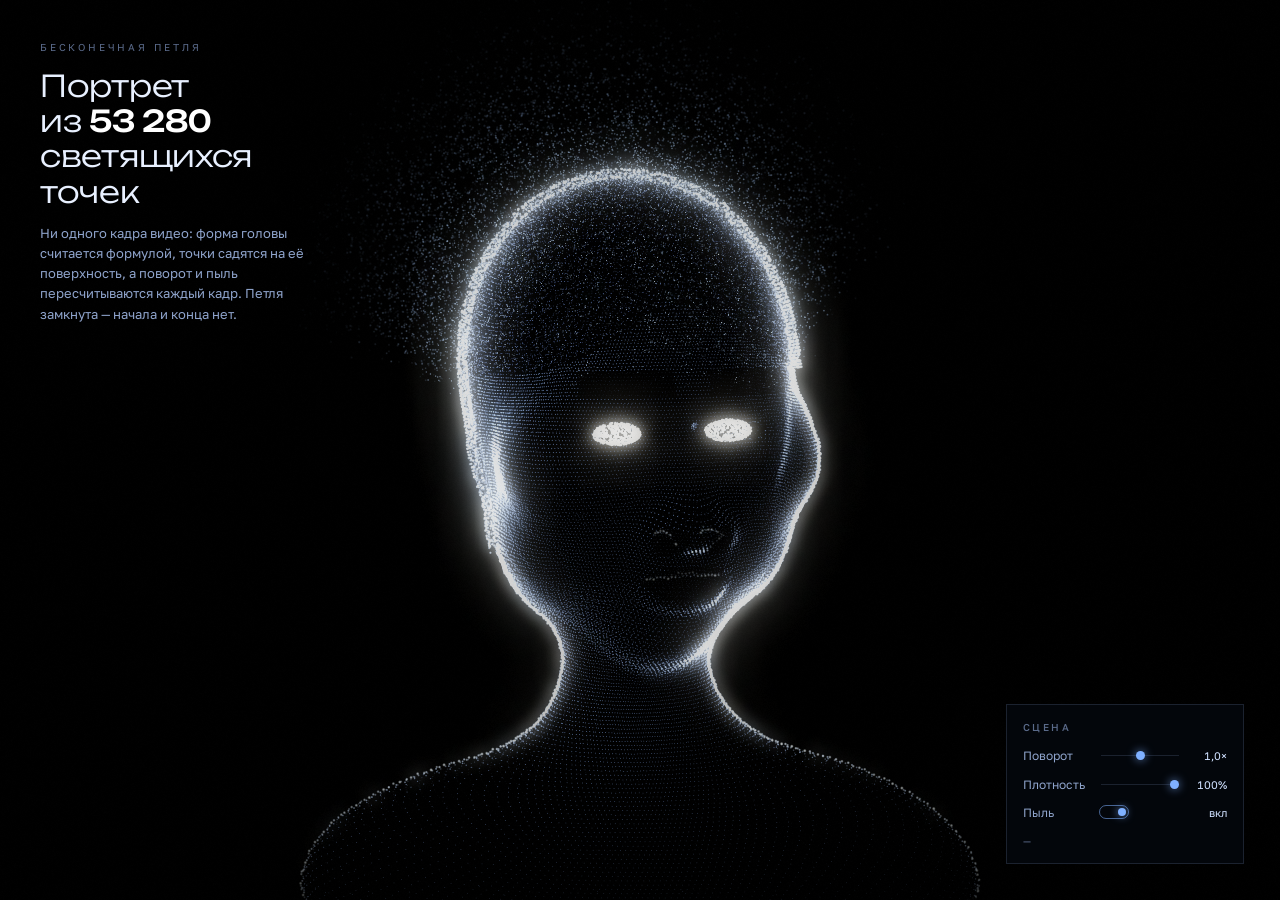
<file: dust-portrait/index.html>
<!doctype html>
<html lang="ru">
<head>
<meta charset="utf-8">
<meta name="viewport" content="width=device-width, initial-scale=1">
<style>html{color-scheme:dark}body{margin:0}img{max-width:100%}</style>
<title>Пыльный портрет</title>
<link rel="preconnect" href="https://fonts.googleapis.com">
<link rel="preconnect" href="https://fonts.gstatic.com" crossorigin>
<link rel="stylesheet" href="https://fonts.googleapis.com/css2?family=Unbounded:wght@300;500&family=Golos+Text:wght@400;500&display=swap">
<style>
  :root{
    --ink:#04060b;
    --ink-2:#080c15;
    --dust:#cfe0ff;
    --dust-dim:#8fa4cc;
    --dust-mute:#5a6a8a;
    --accent:#7fb0ff;
    --hair:rgba(150,178,232,.16);
  }
  *{box-sizing:border-box}
  body{
    margin:0;
    min-height:100svh;
    background:var(--ink);
    color:var(--dust);
    font-family:"Golos Text","Helvetica Neue",Arial,sans-serif;
    -webkit-font-smoothing:antialiased;
    overflow:hidden;
  }
  .stage{position:relative;width:100vw;height:100svh;overflow:hidden;background:radial-gradient(120% 90% at 50% 42%,#0a0f1a 0%,var(--ink) 62%,#010204 100%)}
  canvas#gl{position:absolute;inset:0;width:100%;height:100%;display:block;opacity:0;transition:opacity 1.4s ease}
  canvas#gl.on{opacity:1}

  /* ——— загрузка ——— */
  .veil{position:absolute;inset:0;display:grid;place-content:center;gap:14px;justify-items:center;background:var(--ink);transition:opacity .8s ease;z-index:5}
  .veil.off{opacity:0;pointer-events:none}
  .veil__label{font-size:11px;letter-spacing:.22em;text-transform:uppercase;color:var(--dust-mute)}
  .veil__bar{width:180px;height:1px;background:var(--hair);overflow:hidden}
  .veil__bar i{display:block;height:100%;width:0%;background:var(--accent);transition:width .18s linear}

  /* ——— подпись ——— */
  .lockup{position:absolute;top:clamp(18px,3.4vw,40px);left:clamp(18px,3.4vw,40px);max-width:min(30ch,62vw);z-index:3;pointer-events:none}
  .lockup .eyebrow{font-size:10px;letter-spacing:.28em;text-transform:uppercase;color:var(--dust-mute);margin:0 0 12px}
  .lockup h1{font-family:"Unbounded","Golos Text",sans-serif;font-weight:300;font-size:clamp(19px,2.5vw,30px);line-height:1.18;letter-spacing:-.01em;margin:0;color:#e8f0ff;text-wrap:balance}
  .lockup h1 b{font-weight:500;color:#fff;font-variant-numeric:tabular-nums}
  .lockup p{margin:14px 0 0;font-size:13px;line-height:1.55;color:var(--dust-dim);max-width:34ch}

  /* ——— панель ——— */
  .panel{
    position:absolute;right:clamp(14px,3vw,36px);bottom:clamp(14px,3vw,36px);z-index:4;
    display:grid;gap:11px;width:238px;padding:16px 16px 14px;
    background:rgba(6,10,18,.62);backdrop-filter:blur(14px);-webkit-backdrop-filter:blur(14px);
    border:1px solid var(--hair);
  }
  .panel h2{margin:0 0 3px;font-size:10px;letter-spacing:.24em;text-transform:uppercase;color:var(--dust-mute);font-weight:500}
  .row{display:grid;grid-template-columns:66px 1fr 40px;align-items:center;gap:10px}
  .row label{font-size:12px;color:var(--dust-dim)}
  .row output{font-size:11px;color:var(--dust);text-align:right;font-variant-numeric:tabular-nums}
  input[type=range]{-webkit-appearance:none;appearance:none;width:100%;height:14px;background:transparent;cursor:pointer}
  input[type=range]::-webkit-slider-runnable-track{height:1px;background:var(--hair)}
  input[type=range]::-moz-range-track{height:1px;background:var(--hair)}
  input[type=range]::-webkit-slider-thumb{-webkit-appearance:none;width:9px;height:9px;margin-top:-4px;border-radius:50%;background:var(--accent);box-shadow:0 0 10px rgba(127,176,255,.75)}
  input[type=range]::-moz-range-thumb{width:9px;height:9px;border:0;border-radius:50%;background:var(--accent);box-shadow:0 0 10px rgba(127,176,255,.75)}
  input[type=range]:focus-visible{outline:1px solid var(--accent);outline-offset:4px}
  .tgl{width:100%;height:14px;padding:0;border:0;background:transparent;cursor:pointer;display:flex;align-items:center}
  .tgl i{display:block;width:30px;height:14px;border:1px solid var(--hair);border-radius:999px;position:relative;transition:border-color .2s}
  .tgl i::after{content:"";position:absolute;top:2px;left:2px;width:8px;height:8px;border-radius:50%;background:var(--dust-mute);transition:transform .22s ease,background .22s}
  .tgl[aria-checked="true"] i{border-color:rgba(127,176,255,.55)}
  .tgl[aria-checked="true"] i::after{transform:translateX(16px);background:var(--accent);box-shadow:0 0 8px rgba(127,176,255,.8)}
  .tgl:focus-visible{outline:1px solid var(--accent);outline-offset:4px}
  .note{margin:2px 0 0;font-size:11px;line-height:1.5;color:var(--dust-mute)}

  @media (max-width:720px){
    .lockup p{display:none}
    .panel{width:auto;left:clamp(14px,3vw,36px)}
    .row{grid-template-columns:64px 1fr 38px}
  }
  @media (prefers-reduced-motion:reduce){
    canvas#gl{transition:none}
    .veil{transition:none}
  }
</style>

<div class="stage">
  <canvas id="gl"></canvas>

  <div class="veil" id="veil">
    <div class="veil__label">Собираем частицы</div>
    <div class="veil__bar"><i id="bar"></i></div>
  </div>

  <header class="lockup">
    <p class="eyebrow">Бесконечная петля</p>
    <h1>Портрет из <b id="cnt">0</b> светящихся точек</h1>
    <p>Ни одного кадра видео: форма головы считается формулой, точки садятся на её поверхность, а поворот и пыль пересчитываются каждый кадр. Петля замкнута — начала и конца нет.</p>
  </header>

  <section class="panel" aria-label="Управление сценой">
    <h2>Сцена</h2>
    <div class="row">
      <label for="spd">Поворот</label>
      <input id="spd" type="range" min="0" max="200" step="5" value="100">
      <output id="spdv">1,0×</output>
    </div>
    <div class="row">
      <label for="den">Плотность</label>
      <input id="den" type="range" min="20" max="100" step="5" value="100">
      <output id="denv">100%</output>
    </div>
    <div class="row">
      <label for="wnd">Пыль</label>
      <button id="wnd" class="tgl" role="switch" aria-checked="true"><i></i></button>
      <output id="wndv">вкл</output>
    </div>
    <p class="note" id="fps">—</p>
  </section>
</div>

<script>
(() => {
"use strict";

/* ═════════════════ 1. Форма головы: знаковое поле расстояний ═════════════════ */

const smin = (a, b, k) => {
  const h = Math.max(0, Math.min(1, 0.5 + 0.5 * (b - a) / k));
  return b * (1 - h) + a * h - k * h * (1 - h);
};

function ell(x, y, z, cx, cy, cz, rx, ry, rz) {
  const px = x - cx, py = y - cy, pz = z - cz;
  const ax = px / rx, ay = py / ry, az = pz / rz;
  const k0 = Math.sqrt(ax * ax + ay * ay + az * az);
  if (k0 === 0) return -Math.min(rx, ry, rz);
  const bx = ax / rx, by = ay / ry, bz = az / rz;
  const k1 = Math.sqrt(bx * bx + by * by + bz * bz);
  return k0 * (k0 - 1) / k1;
}

function cap(x, y, z, ax, ay, az, bx, by, bz, r) {
  const px = x - ax, py = y - ay, pz = z - az;
  const dx = bx - ax, dy = by - ay, dz = bz - az;
  const dd = dx * dx + dy * dy + dz * dz;
  let t = (px * dx + py * dy + pz * dz) / dd;
  t = t < 0 ? 0 : t > 1 ? 1 : t;
  const qx = px - dx * t, qy = py - dy * t, qz = pz - dz * t;
  return Math.sqrt(qx * qx + qy * qy + qz * qz) - r;
}

const smax = (a, b, k) => -smin(-a, -b, k);

/* Голова смотрит в +Z, макушка в +Y. От подбородка до темени ≈ 1.0 единицы. */
function map(x, y, z) {
  const ax = Math.abs(x);
  let d = ell(x, y, z, 0, 0.115, -0.06, 0.312, 0.350, 0.385);            // череп
  d = smin(d, ell(x, y, z, 0, -0.06, 0.00, 0.295, 0.30, 0.345), 0.13); // лицевая масса
  d = smin(d, ell(ax, y, z, 0.180, -0.075, 0.19, 0.125, 0.100, 0.115), 0.13); // скулы
  d = smin(d, ell(x, y, z, 0, -0.245, 0.02, 0.258, 0.175, 0.27), 0.13); // челюсть
  d = smin(d, ell(ax, y, z, 0.205, -0.245, -0.02, 0.055, 0.105, 0.15), 0.10); // углы челюсти
  d = smin(d, ell(x, y, z, 0, -0.395, 0.140, 0.090, 0.085, 0.105), 0.10); // подбородок
  d = smin(d, ell(x, y, z, 0, 0.075, 0.255, 0.20, 0.045, 0.085), 0.09);   // надбровье
  d = smin(d, cap(x, y, z, 0, 0.07, 0.245, 0, -0.15, 0.335, 0.028), 0.05); // спинка носа
  d = smin(d, ell(x, y, z, 0, -0.182, 0.355, 0.052, 0.042, 0.055), 0.045); // кончик носа
  d = smin(d, ell(ax, y, z, 0.055, -0.195, 0.315, 0.036, 0.033, 0.045), 0.04); // крылья носа
  d = smin(d, ell(x, y, z, 0, -0.262, 0.285, 0.072, 0.030, 0.042), 0.05);  // верхняя губа
  d = smin(d, ell(x, y, z, 0, -0.310, 0.283, 0.066, 0.034, 0.042), 0.05);  // нижняя губа
  d = smin(d, ell(ax, y, z, 0.288, -0.03, -0.05, 0.034, 0.095, 0.070), 0.045); // уши
  d = smin(d, cap(x, y, z, 0, -0.30, -0.03, 0, -0.80, -0.11, 0.152), 0.13); // шея
  d = smin(d, ell(x, y, z, 0, -0.98, -0.07, 0.72, 0.30, 0.30), 0.22);       // плечи
  d = smin(d, ell(x, y, z, 0, 0.145, -0.11, 0.330, 0.368, 0.400), 0.05);     // объём волос
  d = smin(d, ell(x, y, z, 0, 0.10, -0.385, 0.165, 0.180, 0.15), 0.09);      // пучок

  // вычитаем: глазницы, щель рта, ноздри
  d = smax(d, -ell(ax, y, z, 0.116, -0.002, 0.232, 0.076, 0.048, 0.09), 0.05);
  d = smax(d, -ell(x, y, z, 0, -0.288, 0.30, 0.078, 0.010, 0.06), 0.02);
  d = smax(d, -ell(ax, y, z, 0.048, -0.208, 0.325, 0.022, 0.020, 0.05), 0.02);
  return d;
}

const EPS = 0.0022;
function normalAt(x, y, z, out) {
  const nx = map(x + EPS, y, z) - map(x - EPS, y, z);
  const ny = map(x, y + EPS, z) - map(x, y - EPS, z);
  const nz = map(x, y, z + EPS) - map(x, y, z - EPS);
  const l = Math.hypot(nx, ny, nz) || 1;
  out[0] = nx / l; out[1] = ny / l; out[2] = nz / l;
}

/* Луч летит снаружи внутрь и садится на поверхность. */
function trace(ox, oy, oz, dx, dy, dz) {
  let t = 0;
  for (let i = 0; i < 90; i++) {
    const x = ox + dx * t, y = oy + dy * t, z = oz + dz * t;
    const d = map(x, y, z);
    if (d < 0.0009) return t;
    t += Math.max(d * 0.85, 0.0025);
    if (t > 3.6) break;
  }
  return -1;
}

/* ═════════════════ 2. Разметка: кожа, волосы, глаза, тень ═════════════════ */

const SKIN = 0, HAIR = 1, EYE = 2, DARK = 3;

function classify(x, y, z) {
  const ax = Math.abs(x);
  // брови
  if (z > 0.20 && y > 0.072 && y < 0.115 && ax > 0.035 && ax < 0.205) return DARK;
  // губы
  const lx = x / 0.082, ly = (y + 0.288) / 0.042, lz = (z - 0.29) / 0.075;
  if (z > 0.18 && lx * lx + ly * ly + lz * lz < 1) return DARK;
  // ноздри
  const nx = (ax - 0.048) / 0.03, ny = (y + 0.205) / 0.03;
  if (z > 0.27 && nx * nx + ny * ny < 1) return DARK;
  // линия роста волос: спереди высоко, у висков ниже
  const front = z > -0.02;
  const line = 0.225 - 0.34 * ax + 0.022 * Math.cos(x * 13);
  if (front ? y > line : y > -0.26) return HAIR;
  return SKIN;
}

/* ═════════════════ 3. Сборка облака точек ═════════════════ */

const RINGS = 168;
const pos = [], nor = [], met = [];
const n3 = [0, 0, 0];

function addPoint(x, y, z) {
  normalAt(x, y, z, n3);
  const type = classify(x, y, z);
  const gain = y < -0.62 ? Math.max(0, (y + 1.32) / 0.70) : 1;   // низ уходит в темноту
  const weight = y > -0.34 ? 1 : Math.max(0, (y + 0.92) / 0.58); // шея скручивается мягко
  pos.push(x, y, z);
  nor.push(n3[0], n3[1], n3[2]);
  met.push(Math.random(), type, gain * gain, weight * weight * (3 - 2 * weight));
}

function buildRing(i) {
  const th = Math.PI * (i + 0.5) / RINGS;
  const st = Math.sin(th), ct = Math.cos(th);
  const count = Math.max(8, Math.round(2.1 * RINGS * st));
  for (let j = 0; j < count; j++) {
    const ph = 2 * Math.PI * (j + (i & 1) * 0.5) / count;
    const dx = st * Math.sin(ph), dy = ct, dz = st * Math.cos(ph);
    const R = 2.4;
    const t = trace(dx * R, dy * R, dz * R, -dx, -dy, -dz);
    if (t > 0) addPoint(dx * (R - t), dy * (R - t), dz * (R - t));
  }
}

/* Глазные яблоки: собственные точки внутри вырезанных глазниц. */
function buildEyes() {
  const cx = 0.114, cy = -0.006, cz = 0.238;
  const rx = 0.044, ry = 0.019, rz = 0.038;
  for (let side = -1; side <= 1; side += 2) {
    for (let i = 0; i < 1100; i++) {
      const u = Math.random() * 2 - 1, ph = Math.random() * Math.PI * 2;
      const su = Math.sqrt(1 - u * u);
      const nx = su * Math.cos(ph), ny = u, nz = su * Math.sin(ph);
      if (nz < -0.15) continue;                       // только передняя половина
      const x = side * (cx + rx * nx), y = cy + ry * ny, z = cz + rz * nz;
      const l = Math.hypot(nx / rx, ny / ry, nz / rz) || 1;
      pos.push(x, y, z);
      nor.push(side * nx / rx / l, ny / ry / l, nz / rz / l);
      met.push(Math.random(), EYE, 1, 1);
    }
  }
}

const COLS = 128;
function buildColumn(k) {
  const y = -0.30 - k * 0.0080;
  for (let j = 0; j < COLS; j++) {
    const ph = 2 * Math.PI * (j / COLS + k * 0.31);
    const dx = Math.sin(ph), dz = Math.cos(ph);
    const R = 1.6;
    const t = trace(dx * R, y, dz * R, -dx, 0, -dz);
    if (t > 0) addPoint(dx * (R - t), y, dz * (R - t));
  }
}

/* ═════════════════ 4. WebGL ═════════════════ */

const cv = document.getElementById("gl");
const gl = cv.getContext("webgl", { antialias: false, alpha: false, depth: false, powerPreference: "high-performance" });
const reduced = matchMedia("(prefers-reduced-motion: reduce)").matches;

function sh(type, src) {
  const s = gl.createShader(type);
  gl.shaderSource(s, src); gl.compileShader(s);
  if (!gl.getShaderParameter(s, gl.COMPILE_STATUS)) throw new Error(gl.getShaderInfoLog(s));
  return s;
}
function prog(vs, fs) {
  const p = gl.createProgram();
  gl.attachShader(p, sh(gl.VERTEX_SHADER, vs));
  gl.attachShader(p, sh(gl.FRAGMENT_SHADER, fs));
  gl.linkProgram(p);
  if (!gl.getProgramParameter(p, gl.LINK_STATUS)) throw new Error(gl.getProgramInfoLog(p));
  const o = { p, u: {}, a: {} };
  const nu = gl.getProgramParameter(p, gl.ACTIVE_UNIFORMS);
  for (let i = 0; i < nu; i++) { const n = gl.getActiveUniform(p, i).name.replace("[0]", ""); o.u[n] = gl.getUniformLocation(p, n); }
  const na = gl.getProgramParameter(p, gl.ACTIVE_ATTRIBUTES);
  for (let i = 0; i < na; i++) { const n = gl.getActiveAttrib(p, i).name; o.a[n] = gl.getAttribLocation(p, n); }
  return o;
}

const ROT = `
vec3 rot3(vec3 v, vec3 a){
  float cy=cos(a.x), sy=sin(a.x), cx=cos(a.y), sx=sin(a.y), cz=cos(a.z), sz=sin(a.z);
  v = vec3(v.x*cz - v.y*sz, v.x*sz + v.y*cz, v.z);
  v = vec3(v.x, v.y*cx - v.z*sx, v.y*sx + v.z*cx);
  v = vec3(v.x*cy + v.z*sy, v.y, -v.x*sy + v.z*cy);
  return v;
}`;

const HEAD_VS = `
precision highp float;
attribute vec3 aPos, aNor;
attribute vec4 aMet;      // seed, type, gain, weight
uniform mat4 uVP;
uniform vec3 uAng, uCam;
uniform float uTime, uScale, uCut;
varying vec3 vCol;
varying float vB;
${ROT}
void main(){
  float seed = aMet.x, type = aMet.y, gain = aMet.z, w = aMet.w;
  if (seed > uCut) { gl_Position = vec4(2.0,2.0,2.0,1.0); gl_PointSize = 0.0; vB = 0.0; vCol = vec3(0.0); return; }

  const vec3 PIV = vec3(0.0,-0.22,0.0);
  vec3 ang = uAng * w;
  vec3 n = rot3(aNor, ang);
  vec3 p = rot3(aPos - PIV, ang) + PIV;

  float sh = sin(uTime*1.7 + seed*61.0)*0.5 + 0.5;
  float hairy = step(0.5, type) * (1.0 - step(1.5, type));
  p += n * (0.003 + 0.016*hairy) * sh;

  vec4 clip = uVP * vec4(p, 1.0);
  vec3 vd = normalize(uCam - p);
  float face = dot(n, vd);
  float fres = pow(1.0 - abs(face), 4.2);
  float front = 0.34 + 0.66*smoothstep(-0.35, 0.45, face);

  const vec3 KEY = vec3(-0.62, 0.50, 0.60);
  float key = pow(max(dot(n, normalize(KEY)), 0.0), 2.2);
  float b = (0.22 + 2.10*fres + 0.40*key) * front;
  vec3 c = mix(vec3(0.42,0.58,0.95), vec3(0.86,0.93,1.0), fres);
  float size = 1.0 + 1.3*fres;

  if (hairy > 0.5){                       // волосы: суше, искристее
    b = (0.115 + 1.55*fres + 0.26*key) * front * (0.75 + 0.5*fract(seed*17.0)) + 0.45*pow(sh, 7.0)*front;
    c = mix(vec3(0.34,0.47,0.86), vec3(0.80,0.90,1.0), fres);
    size *= 0.92;
  }
  if (type > 1.5 && type < 2.5){          // глаза светят изнутри глазниц
    b = (1.65 + 0.30*sin(uTime*0.7 + 1.0)) * smoothstep(-0.35, 0.45, face);
    c = vec3(0.90,0.95,1.0);
    size = 1.6;
  }
  if (type > 2.5) { b *= 0.22; size *= 0.85; }  // губы, брови, ноздри

  vB = b * gain;
  vCol = c;
  gl_Position = clip;
  gl_PointSize = clamp(uScale * size / clip.w, 0.7, 14.0);
}`;

const DOT_FS = `
precision mediump float;
varying vec3 vCol;
varying float vB;
void main(){
  vec2 d = gl_PointCoord - 0.5;
  float r2 = dot(d,d) * 4.0;
  if (r2 > 1.0) discard;
  float a = exp(-r2 * 3.1) * (1.0 - r2*r2);
  gl_FragColor = vec4(vCol * vB * a, 1.0);
}`;

const WISP_VS = `
precision highp float;
attribute vec3 aPos, aDir;
attribute vec2 aMet;      // seed, rate
uniform mat4 uVP;
uniform vec3 uAng, uCam;
uniform float uTime, uScale, uWind;
varying vec3 vCol;
varying float vB;
${ROT}
void main(){
  float seed = aMet.x, rate = aMet.y;
  float life = fract(uTime*rate + seed);
  const vec3 PIV = vec3(0.0,-0.22,0.0);
  vec3 p = rot3(aPos - PIV, uAng) + PIV;
  vec3 d = rot3(aDir, uAng*0.35);
  float travel = (life*life*0.55 + life*0.20) * 0.62 * uWind;
  p += d * travel;
  p += 0.05 * uWind * vec3(sin(life*7.0 + seed*40.0), sin(life*5.4 + seed*23.0), sin(life*6.2 + seed*11.0)) * life;
  vec4 clip = uVP * vec4(p, 1.0);
  float fade = smoothstep(0.0, 0.07, life) * pow(1.0 - life, 1.7);
  vB = fade * (0.70 + 0.55*sin(seed*90.0)) * mix(0.25, 1.0, uWind);
  vCol = mix(vec3(0.70,0.84,1.0), vec3(0.38,0.55,0.95), life);
  gl_Position = clip;
  gl_PointSize = clamp(uScale * (0.85 + life*1.6) / clip.w, 0.6, 9.0);
}`;

const QUAD_VS = `
precision highp float;
attribute vec2 aXy;
varying vec2 vUv;
void main(){ vUv = aXy*0.5 + 0.5; gl_Position = vec4(aXy, 0.0, 1.0); }`;

const BRIGHT_FS = `
precision mediump float;
uniform sampler2D uTex;
uniform vec2 uTexel;
uniform float uThresh;
varying vec2 vUv;
void main(){
  vec3 c = texture2D(uTex, vUv + uTexel*vec2( 0.5, 0.5)).rgb
         + texture2D(uTex, vUv + uTexel*vec2(-0.5, 0.5)).rgb
         + texture2D(uTex, vUv + uTexel*vec2( 0.5,-0.5)).rgb
         + texture2D(uTex, vUv + uTexel*vec2(-0.5,-0.5)).rgb;
  c *= 0.25;
  float l = max(max(c.r, c.g), c.b);
  gl_FragColor = vec4(c * smoothstep(uThresh, uThresh + 0.35, l), 1.0);
}`;

const BLUR_FS = `
precision mediump float;
uniform sampler2D uTex;
uniform vec2 uDir;
varying vec2 vUv;
void main(){
  vec3 s = texture2D(uTex, vUv).rgb * 0.2270;
  s += (texture2D(uTex, vUv + uDir*1.3846).rgb + texture2D(uTex, vUv - uDir*1.3846).rgb) * 0.3162;
  s += (texture2D(uTex, vUv + uDir*3.2308).rgb + texture2D(uTex, vUv - uDir*3.2308).rgb) * 0.0702;
  gl_FragColor = vec4(s, 1.0);
}`;

const COMP_FS = `
precision mediump float;
uniform sampler2D uScene, uB1, uB2;
varying vec2 vUv;
void main(){
  vec3 c = texture2D(uScene, vUv).rgb
         + texture2D(uB1, vUv).rgb * 0.95
         + texture2D(uB2, vUv).rgb * 0.80;
  c = vec3(1.0) - exp(-c * 1.25);
  c = pow(c, vec3(0.92, 0.94, 1.0));                 // холодные тени
  vec2 q = vUv - 0.5;
  c *= 1.0 - 0.55*dot(q,q);                          // виньетка
  c += (fract(sin(dot(vUv, vec2(12.9898,78.233)))*43758.5453) - 0.5) * 0.012;
  gl_FragColor = vec4(c, 1.0);
}`;

const pHead = prog(HEAD_VS, DOT_FS);
const pWisp = prog(WISP_VS, DOT_FS);
const pBright = prog(QUAD_VS, BRIGHT_FS);
const pBlur = prog(QUAD_VS, BLUR_FS);
const pComp = prog(QUAD_VS, COMP_FS);

const quad = gl.createBuffer();
gl.bindBuffer(gl.ARRAY_BUFFER, quad);
gl.bufferData(gl.ARRAY_BUFFER, new Float32Array([-1,-1, 3,-1, -1,3]), gl.STATIC_DRAW);

/* ——— буферы кадра ——— */
function mkTarget(w, h) {
  const tex = gl.createTexture();
  gl.bindTexture(gl.TEXTURE_2D, tex);
  gl.texImage2D(gl.TEXTURE_2D, 0, gl.RGBA, w, h, 0, gl.RGBA, gl.UNSIGNED_BYTE, null);
  gl.texParameteri(gl.TEXTURE_2D, gl.TEXTURE_MIN_FILTER, gl.LINEAR);
  gl.texParameteri(gl.TEXTURE_2D, gl.TEXTURE_MAG_FILTER, gl.LINEAR);
  gl.texParameteri(gl.TEXTURE_2D, gl.TEXTURE_WRAP_S, gl.CLAMP_TO_EDGE);
  gl.texParameteri(gl.TEXTURE_2D, gl.TEXTURE_WRAP_T, gl.CLAMP_TO_EDGE);
  const fb = gl.createFramebuffer();
  gl.bindFramebuffer(gl.FRAMEBUFFER, fb);
  gl.framebufferTexture2D(gl.FRAMEBUFFER, gl.COLOR_ATTACHMENT0, gl.TEXTURE_2D, tex, 0);
  gl.bindFramebuffer(gl.FRAMEBUFFER, null);
  return { tex, fb, w, h };
}
let T = null, W = 0, H = 0, DPR = 1;

function resize() {
  DPR = Math.min(devicePixelRatio || 1, 1.9);
  const w = Math.max(2, Math.round(cv.clientWidth * DPR));
  const h = Math.max(2, Math.round(cv.clientHeight * DPR));
  if (w === W && h === H) return;
  W = w; H = h; cv.width = W; cv.height = H;
  if (T) [T.scene, T.a1, T.a2, T.b1, T.b2].forEach(t => { gl.deleteTexture(t.tex); gl.deleteFramebuffer(t.fb); });
  const q = (v, d) => Math.max(2, Math.round(v / d));
  T = {
    scene: mkTarget(W, H),
    a1: mkTarget(q(W,4), q(H,4)), a2: mkTarget(q(W,4), q(H,4)),
    b1: mkTarget(q(W,8), q(H,8)), b2: mkTarget(q(W,8), q(H,8))
  };
}

/* ——— матрицы ——— */
function perspective(fovy, aspect, near, far) {
  const f = 1 / Math.tan(fovy / 2), nf = 1 / (near - far);
  return [f/aspect,0,0,0, 0,f,0,0, 0,0,(far+near)*nf,-1, 0,0,2*far*near*nf,0];
}
function mul(a, b) {
  const o = new Array(16);
  for (let c = 0; c < 4; c++) for (let r = 0; r < 4; r++) {
    o[c*4+r] = a[r]*b[c*4] + a[4+r]*b[c*4+1] + a[8+r]*b[c*4+2] + a[12+r]*b[c*4+3];
  }
  return o;
}
const CAM = [0, -0.06, 3.7];
function viewMatrix() {
  return [1,0,0,0, 0,1,0,0, 0,0,1,0, -CAM[0], -CAM[1], -CAM[2], 1];
}

/* ═════════════════ 5. Данные на GPU ═════════════════ */

let headBuf = {}, wispBuf = {}, headCount = 0, wispCount = 0;

function upload() {
  // перемешиваем, чтобы ползунок плотности убирал точки равномерно
  const n = pos.length / 3;
  const idx = new Uint32Array(n);
  for (let i = 0; i < n; i++) idx[i] = i;
  for (let i = n - 1; i > 0; i--) { const j = (Math.random() * (i + 1)) | 0; const t = idx[i]; idx[i] = idx[j]; idx[j] = t; }

  const P = new Float32Array(n * 3), N = new Float32Array(n * 3), M = new Float32Array(n * 4);
  for (let i = 0; i < n; i++) {
    const s = idx[i];
    P[i*3] = pos[s*3]; P[i*3+1] = pos[s*3+1]; P[i*3+2] = pos[s*3+2];
    N[i*3] = nor[s*3]; N[i*3+1] = nor[s*3+1]; N[i*3+2] = nor[s*3+2];
    M[i*4] = met[s*4]; M[i*4+1] = met[s*4+1]; M[i*4+2] = met[s*4+2]; M[i*4+3] = met[s*4+3];
  }
  headCount = n;
  const mk = (data) => { const b = gl.createBuffer(); gl.bindBuffer(gl.ARRAY_BUFFER, b); gl.bufferData(gl.ARRAY_BUFFER, data, gl.STATIC_DRAW); return b; };
  headBuf = { pos: mk(P), nor: mk(N), met: mk(M) };

  // пыль срывается с волос и кромки
  const WN = 14000;
  const WP = new Float32Array(WN * 3), WD = new Float32Array(WN * 3), WM = new Float32Array(WN * 2);
  const wind = [-0.42, 0.80, -0.30];
  let k = 0, guard = 0;
  while (k < WN && guard < WN * 60) {
    guard++;
    const s = (Math.random() * n) | 0;
    const type = M[s*4+1], y = P[s*3+1];
    if (type !== 1 || y < 0.05 || P[s*3+2] > 0.15) continue;  // затылок и макушка
    if (Math.random() > 0.20 + 0.80 * Math.max(0, y)) continue;
    WP[k*3] = P[s*3]; WP[k*3+1] = P[s*3+1]; WP[k*3+2] = P[s*3+2];
    let dx = N[s*3]*0.85 + wind[0] + (Math.random()-0.5)*0.40;
    let dy = N[s*3+1]*0.55 + wind[1] + (Math.random()-0.5)*0.30;
    let dz = N[s*3+2]*0.85 + wind[2] + (Math.random()-0.5)*0.40;
    const l = Math.hypot(dx, dy, dz) || 1;
    WD[k*3] = dx/l; WD[k*3+1] = dy/l; WD[k*3+2] = dz/l;
    WM[k*2] = Math.random(); WM[k*2+1] = 0.10 + Math.random()*0.30;
    k++;
  }
  wispCount = k;
  wispBuf = { pos: mk(WP), dir: mk(WD), met: mk(WM) };
}

function bindAttr(p, name, buf, size) {
  const loc = p.a[name];
  if (loc === undefined || loc < 0) return;
  gl.bindBuffer(gl.ARRAY_BUFFER, buf);
  gl.enableVertexAttribArray(loc);
  gl.vertexAttribPointer(loc, size, gl.FLOAT, false, 0, 0);
}
function disableAll(p) { Object.values(p.a).forEach(l => { if (l >= 0) gl.disableVertexAttribArray(l); }); }

function drawQuad(p) {
  gl.bindBuffer(gl.ARRAY_BUFFER, quad);
  gl.enableVertexAttribArray(p.a.aXy);
  gl.vertexAttribPointer(p.a.aXy, 2, gl.FLOAT, false, 0, 0);
  gl.drawArrays(gl.TRIANGLES, 0, 3);
  gl.disableVertexAttribArray(p.a.aXy);
}
function bindTarget(t) {
  gl.bindFramebuffer(gl.FRAMEBUFFER, t ? t.fb : null);
  gl.viewport(0, 0, t ? t.w : W, t ? t.h : H);
}

/* ═════════════════ 6. Кадр ═════════════════ */

const LOOP = 19.0;                     // период петли, с
let speed = 1, density = 1, wind = 1, tAnim = 0, last = performance.now();
let frames = 0, fpsAcc = 0;
const fpsOut = document.getElementById("fps");

function frame(now) {
  const dt = Math.min(0.05, (now - last) / 1000); last = now;
  if (!reduced) tAnim += dt * speed;
  resize();

  const ph = 2 * Math.PI * (tAnim % LOOP) / LOOP;
  const yaw   = 0.60 * Math.sin(ph) + 0.10 * Math.sin(3 * ph + 0.7);
  const pitch = 0.11 * Math.sin(2 * ph + 1.2) - 0.03;
  const roll  = 0.055 * Math.sin(ph + 2.1);

  const aspect = W / H;
  CAM[2] = 3.55 * (aspect < 1.25 ? Math.pow(1.25 / aspect, 0.42) : 1);
  const VP = mul(perspective(0.52, aspect, 0.1, 20), viewMatrix());
  const scale = 0.0075 * H;

  /* сцена */
  bindTarget(T.scene);
  gl.clearColor(0, 0, 0, 1); gl.clear(gl.COLOR_BUFFER_BIT);
  gl.enable(gl.BLEND); gl.blendFunc(gl.ONE, gl.ONE);

  gl.useProgram(pHead.p);
  gl.uniformMatrix4fv(pHead.u.uVP, false, new Float32Array(VP));
  gl.uniform3f(pHead.u.uAng, yaw, pitch, roll);
  gl.uniform3fv(pHead.u.uCam, CAM);
  gl.uniform1f(pHead.u.uTime, tAnim);
  gl.uniform1f(pHead.u.uScale, scale);
  gl.uniform1f(pHead.u.uCut, density);
  bindAttr(pHead, "aPos", headBuf.pos, 3);
  bindAttr(pHead, "aNor", headBuf.nor, 3);
  bindAttr(pHead, "aMet", headBuf.met, 4);
  gl.drawArrays(gl.POINTS, 0, headCount);
  disableAll(pHead);

  gl.useProgram(pWisp.p);
  gl.uniformMatrix4fv(pWisp.u.uVP, false, new Float32Array(VP));
  gl.uniform3f(pWisp.u.uAng, yaw, pitch, roll);
  gl.uniform3fv(pWisp.u.uCam, CAM);
  gl.uniform1f(pWisp.u.uTime, tAnim);
  gl.uniform1f(pWisp.u.uScale, scale);
  gl.uniform1f(pWisp.u.uWind, wind);
  bindAttr(pWisp, "aPos", wispBuf.pos, 3);
  bindAttr(pWisp, "aDir", wispBuf.dir, 3);
  bindAttr(pWisp, "aMet", wispBuf.met, 2);
  gl.drawArrays(gl.POINTS, 0, Math.round(wispCount * Math.max(0.25, density)));
  disableAll(pWisp);

  gl.disable(gl.BLEND);

  /* свечение */
  gl.useProgram(pBright.p);
  gl.uniform1i(pBright.u.uTex, 0);
  gl.activeTexture(gl.TEXTURE0);

  bindTarget(T.a1);
  gl.bindTexture(gl.TEXTURE_2D, T.scene.tex);
  gl.uniform2f(pBright.u.uTexel, 1 / W, 1 / H);
  gl.uniform1f(pBright.u.uThresh, 0.10);
  drawQuad(pBright);

  gl.useProgram(pBlur.p);
  gl.uniform1i(pBlur.u.uTex, 0);
  const blur = (src, dst, dx, dy) => {
    bindTarget(dst);
    gl.bindTexture(gl.TEXTURE_2D, src.tex);
    gl.uniform2f(pBlur.u.uDir, dx / dst.w, dy / dst.h);
    drawQuad(pBlur);
  };
  blur(T.a1, T.a2, 1, 0); blur(T.a2, T.a1, 0, 1);

  gl.useProgram(pBright.p);
  bindTarget(T.b1);
  gl.bindTexture(gl.TEXTURE_2D, T.a1.tex);
  gl.uniform2f(pBright.u.uTexel, 1 / T.a1.w, 1 / T.a1.h);
  gl.uniform1f(pBright.u.uThresh, 0.0);
  drawQuad(pBright);

  gl.useProgram(pBlur.p);
  blur(T.b1, T.b2, 1.6, 0); blur(T.b2, T.b1, 0, 1.6);

  /* сборка */
  bindTarget(null);
  gl.useProgram(pComp.p);
  gl.activeTexture(gl.TEXTURE0); gl.bindTexture(gl.TEXTURE_2D, T.scene.tex); gl.uniform1i(pComp.u.uScene, 0);
  gl.activeTexture(gl.TEXTURE1); gl.bindTexture(gl.TEXTURE_2D, T.a1.tex);    gl.uniform1i(pComp.u.uB1, 1);
  gl.activeTexture(gl.TEXTURE2); gl.bindTexture(gl.TEXTURE_2D, T.b1.tex);    gl.uniform1i(pComp.u.uB2, 2);
  drawQuad(pComp);

  frames++; fpsAcc += dt;
  if (fpsAcc > 1) {
    fpsOut.textContent = Math.round(frames / fpsAcc) + " кадров/с · петля " + LOOP.toFixed(0) + " с";
    frames = 0; fpsAcc = 0;
  }
  requestAnimationFrame(frame);
}

/* ═════════════════ 7. Постепенная сборка при загрузке ═════════════════ */

const veil = document.getElementById("veil"), bar = document.getElementById("bar"), cnt = document.getElementById("cnt");
const ROWS = 112;
let ring = 0, col = 0;

function step() {
  const t0 = performance.now();
  while (performance.now() - t0 < 24) {
    if (ring < RINGS) buildRing(ring++);
    else if (col < ROWS) buildColumn(col++);
    else break;
  }
  const done = (ring + col) / (RINGS + ROWS);
  bar.style.width = (done * 100).toFixed(0) + "%";
  if (ring < RINGS || col < ROWS) { requestAnimationFrame(step); return; }

  buildEyes();
  upload();
  cnt.textContent = headCount.toLocaleString("ru-RU");
  resize();
  veil.classList.add("off");
  cv.classList.add("on");
  last = performance.now();
  requestAnimationFrame(frame);
}
requestAnimationFrame(step);

/* ═════════════════ 8. Управление ═════════════════ */

const spd = document.getElementById("spd"), spdv = document.getElementById("spdv");
const den = document.getElementById("den"), denv = document.getElementById("denv");
const wnd = document.getElementById("wnd"), wndv = document.getElementById("wndv");

spd.addEventListener("input", () => { speed = spd.value / 100; spdv.textContent = speed.toFixed(1).replace(".", ",") + "×"; });
den.addEventListener("input", () => { density = den.value / 100; denv.textContent = den.value + "%"; });
wnd.addEventListener("click", () => {
  const on = wnd.getAttribute("aria-checked") !== "true";
  wnd.setAttribute("aria-checked", String(on));
  wndv.textContent = on ? "вкл" : "выкл";
  wind = on ? 1 : 0;
});
if (reduced) { spd.value = 0; speed = 0; spdv.textContent = "0,0×"; }
})();
</script>

</head>
<body>
</body>
</html>
</file>
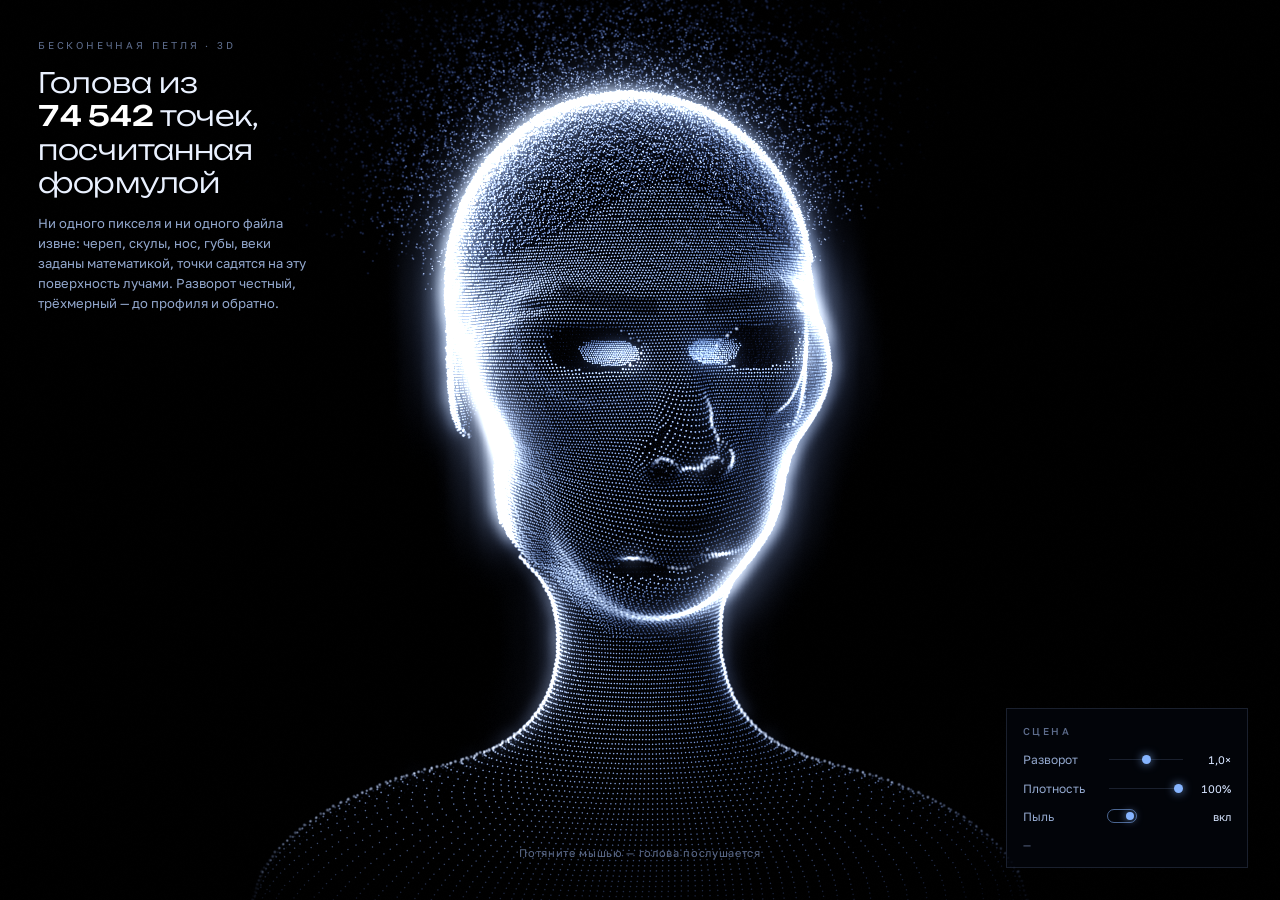
<file: formula-3d/index.html>
<!doctype html>
<html lang="ru">
<head>
<meta charset="utf-8">
<meta name="viewport" content="width=device-width, initial-scale=1">
<style>html{color-scheme:dark}body{margin:0}img{max-width:100%}</style>
<title>Голова из формулы</title>
<link rel="preconnect" href="https://fonts.googleapis.com">
<link rel="preconnect" href="https://fonts.gstatic.com" crossorigin>
<link rel="stylesheet" href="https://fonts.googleapis.com/css2?family=Unbounded:wght@300;500&family=Golos+Text:wght@400;500&display=swap">
<style>
  :root{--ink:#000205;--dust:#d6e4ff;--dust-dim:#93a8ce;--dust-mute:#5d6c8c;--accent:#86b4ff;--hair:rgba(150,178,232,.16)}
  *{box-sizing:border-box}
  body{margin:0;min-height:100svh;background:var(--ink);color:var(--dust);font-family:"Golos Text","Helvetica Neue",Arial,sans-serif;-webkit-font-smoothing:antialiased;overflow:hidden}
  .stage{position:relative;width:100vw;height:100svh;overflow:hidden;background:#000}
  canvas#gl{position:absolute;inset:0;width:100%;height:100%;display:block;opacity:0;transition:opacity 1.4s ease}
  canvas#gl.on{opacity:1}
  .veil{position:absolute;inset:0;display:grid;place-content:center;gap:14px;justify-items:center;background:#000;transition:opacity .8s ease;z-index:5}
  .veil.off{opacity:0;pointer-events:none}
  .veil__label{font-size:11px;letter-spacing:.22em;text-transform:uppercase;color:var(--dust-mute)}
  .veil__bar{width:190px;height:1px;background:var(--hair);overflow:hidden}
  .veil__bar i{display:block;height:100%;width:0%;background:var(--accent);transition:width .2s linear}
  .lockup{position:absolute;top:clamp(18px,3.2vw,38px);left:clamp(18px,3.2vw,38px);max-width:min(30ch,58vw);z-index:3;pointer-events:none}
  .lockup .eyebrow{font-size:10px;letter-spacing:.28em;text-transform:uppercase;color:var(--dust-mute);margin:0 0 12px}
  .lockup h1{font-family:"Unbounded","Golos Text",sans-serif;font-weight:300;font-size:clamp(18px,2.3vw,28px);line-height:1.2;letter-spacing:-.01em;margin:0;color:#eaf1ff;text-wrap:balance}
  .lockup h1 b{font-weight:500;color:#fff;font-variant-numeric:tabular-nums}
  .lockup p{margin:13px 0 0;font-size:13px;line-height:1.55;color:var(--dust-dim);max-width:34ch}
  .panel{position:absolute;right:clamp(14px,2.6vw,32px);bottom:clamp(14px,2.6vw,32px);z-index:4;display:grid;gap:11px;width:242px;padding:16px 16px 14px;background:rgba(4,8,16,.60);backdrop-filter:blur(14px);-webkit-backdrop-filter:blur(14px);border:1px solid var(--hair)}
  .panel h2{margin:0 0 3px;font-size:10px;letter-spacing:.24em;text-transform:uppercase;color:var(--dust-mute);font-weight:500}
  .row{display:grid;grid-template-columns:74px 1fr 40px;align-items:center;gap:10px}
  .row label{font-size:12px;color:var(--dust-dim)}
  .row output{font-size:11px;color:var(--dust);text-align:right;font-variant-numeric:tabular-nums}
  input[type=range]{-webkit-appearance:none;appearance:none;width:100%;height:14px;background:transparent;cursor:pointer}
  input[type=range]::-webkit-slider-runnable-track{height:1px;background:var(--hair)}
  input[type=range]::-moz-range-track{height:1px;background:var(--hair)}
  input[type=range]::-webkit-slider-thumb{-webkit-appearance:none;width:9px;height:9px;margin-top:-4px;border-radius:50%;background:var(--accent);box-shadow:0 0 10px rgba(134,180,255,.8)}
  input[type=range]::-moz-range-thumb{width:9px;height:9px;border:0;border-radius:50%;background:var(--accent);box-shadow:0 0 10px rgba(134,180,255,.8)}
  input[type=range]:focus-visible{outline:1px solid var(--accent);outline-offset:4px}
  .tgl{width:100%;height:14px;padding:0;border:0;background:transparent;cursor:pointer;display:flex;align-items:center}
  .tgl i{display:block;width:30px;height:14px;border:1px solid var(--hair);border-radius:999px;position:relative;transition:border-color .2s}
  .tgl i::after{content:"";position:absolute;top:2px;left:2px;width:8px;height:8px;border-radius:50%;background:var(--dust-mute);transition:transform .22s ease,background .22s}
  .tgl[aria-checked="true"] i{border-color:rgba(134,180,255,.55)}
  .tgl[aria-checked="true"] i::after{transform:translateX(16px);background:var(--accent);box-shadow:0 0 8px rgba(134,180,255,.85)}
  .tgl:focus-visible{outline:1px solid var(--accent);outline-offset:4px}
  .note{margin:2px 0 0;font-size:11px;line-height:1.5;color:var(--dust-mute)}
  .hint{position:absolute;left:50%;bottom:clamp(14px,2.6vw,30px);transform:translateX(-50%);z-index:3;font-size:11px;letter-spacing:.06em;color:var(--dust-mute);pointer-events:none;transition:opacity .5s}
  .hint.off{opacity:0}
  @media (max-width:760px){.lockup p{display:none}.panel{width:auto;left:clamp(14px,3vw,32px)}.hint{display:none}}
</style>

<div class="stage">
  <canvas id="gl"></canvas>
  <div class="veil" id="veil">
    <div class="veil__label">Считаем голову формулой</div>
    <div class="veil__bar"><i id="bar"></i></div>
  </div>
  <header class="lockup">
    <p class="eyebrow">Бесконечная петля · 3D</p>
    <h1>Голова из <b id="cnt">0</b> точек, посчитанная формулой</h1>
    <p>Ни одного пикселя и ни одного файла извне: череп, скулы, нос, губы, веки заданы математикой, точки садятся на эту поверхность лучами. Разворот честный, трёхмерный — до профиля и обратно.</p>
  </header>
  <p class="hint" id="hint">Потяните мышью — голова послушается</p>
  <section class="panel" aria-label="Управление сценой">
    <h2>Сцена</h2>
    <div class="row"><label for="amp">Разворот</label><input id="amp" type="range" min="0" max="200" step="5" value="100"><output id="ampv">1,0×</output></div>
    <div class="row"><label for="den">Плотность</label><input id="den" type="range" min="25" max="100" step="5" value="100"><output id="denv">100%</output></div>
    <div class="row"><label for="wnd">Пыль</label><button id="wnd" class="tgl" role="switch" aria-checked="true"><i></i></button><output id="wndv">вкл</output></div>
    <p class="note" id="fps">—</p>
  </section>
</div>

<script>
/* ═══════════ Форма головы: знаковое поле расстояний ═══════════
   Ось Y — вверх, +Z — вперёд (лицо). Подбородок y=-0.50, темя y=+0.50. */
/* ═══════════ Форма головы: знаковое поле расстояний ═══════════
   Ось Y — вверх, +Z — вперёд (лицо). Подбородок y=-0.50, темя y=+0.50. */
var HEAD = (function () {
"use strict";

function smin(a, b, k) { var h = Math.max(0, Math.min(1, 0.5 + 0.5 * (b - a) / k)); return b * (1 - h) + a * h - k * h * (1 - h); }
function smax(a, b, k) { return -smin(-a, -b, k); }

function ell(x, y, z, cx, cy, cz, rx, ry, rz) {
  var ax = (x - cx) / rx, ay = (y - cy) / ry, az = (z - cz) / rz;
  var k0 = Math.sqrt(ax * ax + ay * ay + az * az);
  if (k0 === 0) return -Math.min(rx, ry, rz);
  var bx = ax / rx, by = ay / ry, bz = az / rz;
  var k1 = Math.sqrt(bx * bx + by * by + bz * bz);
  return k0 * (k0 - 1) / k1;
}
function cap(x, y, z, ax, ay, az, bx, by, bz, r) {
  var px = x - ax, py = y - ay, pz = z - az;
  var dx = bx - ax, dy = by - ay, dz = bz - az;
  var t = (px * dx + py * dy + pz * dz) / (dx * dx + dy * dy + dz * dz);
  t = t < 0 ? 0 : t > 1 ? 1 : t;
  var qx = px - dx * t, qy = py - dy * t, qz = pz - dz * t;
  return Math.sqrt(qx * qx + qy * qy + qz * qz) - r;
}

function map(x, y, z) {
  var ax = Math.abs(x);

  var d = ell(x, y, z, 0, 0.132, -0.035, 0.306, 0.310, 0.330);            // черепная коробка
  d = smin(d, ell(x, y, z, 0, 0.020, 0.005, 0.292, 0.200, 0.326), 0.10);  // виски и орбиты
  d = smin(d, ell(ax, y, z, 0.168, -0.030, 0.176, 0.120, 0.100, 0.130), 0.12); // скулы
  d = smin(d, ell(x, y, z, 0, -0.148, 0.092, 0.212, 0.132, 0.266), 0.12); // средняя треть
  d = smin(d, ell(x, y, z, 0, -0.272, 0.018, 0.216, 0.124, 0.244), 0.13); // челюсть
  d = smin(d, ell(ax, y, z, 0.178, -0.256, -0.045, 0.032, 0.068, 0.108), 0.11); // углы челюсти
  d = smin(d, ell(x, y, z, 0, -0.376, 0.202, 0.092, 0.068, 0.112), 0.11); // подбородок
  d = smin(d, ell(x, y, z, 0, 0.086, 0.276, 0.178, 0.028, 0.050), 0.09);  // надбровье

  d = smin(d, cap(x, y, z, 0, 0.068, 0.288, 0, -0.100, 0.382, 0.022), 0.045);   // спинка носа
  d = smin(d, cap(x, y, z, 0, -0.092, 0.378, 0, -0.128, 0.404, 0.028), 0.035);  // кончик
  d = smin(d, ell(x, y, z, 0, -0.136, 0.408, 0.035, 0.029, 0.041), 0.030);
  d = smin(d, ell(ax, y, z, 0.045, -0.158, 0.370, 0.029, 0.024, 0.035), 0.030); // крылья носа

  d = smin(d, ell(x, y, z, 0, -0.268, 0.215, 0.152, 0.096, 0.120), 0.10);  // зубная дуга
  d = smin(d, ell(x, y, z, 0, -0.242, 0.306, 0.073, 0.026, 0.050), 0.026); // верхняя губа
  d = smin(d, ell(x, y, z, 0, -0.288, 0.306, 0.067, 0.032, 0.052), 0.026); // нижняя губа

  d = smin(d, ell(ax, y, z, 0.118, 0.014, 0.262, 0.080, 0.024, 0.050), 0.030); // закрытые веки
  d = smin(d, ell(ax, y, z, 0.302, -0.045, -0.050, 0.026, 0.088, 0.058), 0.040); // уши

  d = smin(d, cap(x, y, z, 0, -0.368, -0.020, 0, -0.860, -0.085, 0.150), 0.13); // шея
  d = smin(d, ell(x, y, z, 0, -1.020, -0.060, 0.720, 0.300, 0.300), 0.22);      // плечи

  d = smin(d, ell(x, y, z, 0, 0.150, -0.060, 0.318, 0.320, 0.342), 0.05);  // волосы
  d = smin(d, ell(x, y, z, 0, 0.075, -0.372, 0.152, 0.155, 0.125), 0.09);  // пучок

  // вычитаем: глазницы, складка века, щель рта, подгубная борозда, ноздри
  d = smax(d, -ell(ax, y, z, 0.116, 0.018, 0.262, 0.092, 0.044, 0.068), 0.045);
  d = smax(d, -ell(ax, y, z, 0.116, 0.040, 0.272, 0.076, 0.008, 0.044), 0.020);
  d = smax(d, -ell(x, y, z, 0, -0.265, 0.318, 0.064, 0.004, 0.032), 0.010);
  d = smax(d, -ell(x, y, z, 0, -0.336, 0.288, 0.098, 0.013, 0.030), 0.040);
  d = smax(d, -ell(ax, y, z, 0.042, -0.168, 0.380, 0.017, 0.014, 0.036), 0.018);
  return d;
}

/* 0 — кожа, 1 — волосы, 2 — веки (светятся), 3 — тень, 4 — бровь, 5 — область глаза */
function classify(x, y, z) {
  var ax = Math.abs(x);
  var ex = (ax - 0.118) / 0.084, ey = (y - 0.014) / 0.020, ez = (z - 0.262) / 0.058;
  if (z > 0.16 && ex * ex + ey * ey + ez * ez < 1) return 2;                 // веко
  var lx = x / 0.074, ly = (y + 0.265) / 0.034, lz = (z - 0.316) / 0.050;
  if (z > 0.22 && lx * lx + ly * ly + lz * lz < 1) return 3;                 // губы
  var nx = (ax - 0.042) / 0.023, ny = (y + 0.178) / 0.021;
  if (z > 0.33 && nx * nx + ny * ny < 1) return 3;                           // ноздри
  var arc = 0.073 + 0.85 * ax * ax;
  if (z > 0.20 && ax > 0.040 && ax < 0.188 && y > arc && y < arc + 0.026) return 4;
  var gx = (ax - 0.116) / 0.125, gy = (y - 0.014) / 0.075, gz = (z - 0.235) / 0.125;
  if (z > 0.08 && gx * gx + gy * gy + gz * gz < 1) return 5;                 // веко ловит свет
  var line = 0.276 - 0.30 * ax + 0.020 * Math.cos(x * 12);
  if (z > -0.02 ? y > line : y > -0.30) return 1;
  return 0;
}

var EPS = 0.0020;
function normalAt(x, y, z, out) {
  var nx = map(x + EPS, y, z) - map(x - EPS, y, z);
  var ny = map(x, y + EPS, z) - map(x, y - EPS, z);
  var nz = map(x, y, z + EPS) - map(x, y, z - EPS);
  var l = Math.sqrt(nx * nx + ny * ny + nz * nz) || 1;
  out[0] = nx / l; out[1] = ny / l; out[2] = nz / l;
}
function trace(ox, oy, oz, dx, dy, dz) {
  var t = 0;
  for (var i = 0; i < 96; i++) {
    var d = map(ox + dx * t, oy + dy * t, oz + dz * t);
    if (d < 0.0008) return t;
    t += Math.max(d * 0.85, 0.0022);
    if (t > 3.6) break;
  }
  return -1;
}

/* Лучи из окружающей сферы садятся на поверхность — получается решётка из точек. */
function sample(rings, rows, sink) {
  var n3 = [0, 0, 0], i, j;
  for (i = 0; i < rings; i++) {
    var th = Math.PI * (i + 0.5) / rings, st = Math.sin(th), ct = Math.cos(th);
    var count = Math.max(8, Math.round(2.1 * rings * st));
    for (j = 0; j < count; j++) {
      var ph = 2 * Math.PI * (j + (i & 1) * 0.5) / count;
      var dx = st * Math.sin(ph), dy = ct, dz = st * Math.cos(ph), R = 2.4;
      var t = trace(dx * R, dy * R, dz * R, -dx, -dy, -dz);
      if (t < 0) continue;
      var x = dx * (R - t), y = dy * (R - t), z = dz * (R - t);
      normalAt(x, y, z, n3); sink(x, y, z, n3);
    }
  }
  for (i = 0; i < rows; i++) {                       // шея и плечи — винтовая раскладка
    var yy = -0.36 - i * 0.0080, COLS = 132;
    for (j = 0; j < COLS; j++) {
      var p2 = 2 * Math.PI * (j / COLS + i * 0.31);
      var ex = Math.sin(p2), ez = Math.cos(p2), R2 = 1.7;
      var t2 = trace(ex * R2, yy, ez * R2, -ex, 0, -ez);
      if (t2 < 0) continue;
      var x2 = ex * (R2 - t2), z2 = ez * (R2 - t2);
      normalAt(x2, yy, z2, n3); sink(x2, yy, z2, n3);
    }
  }
}

return { map: map, classify: classify, normalAt: normalAt, trace: trace, sample: sample };
})();
if (typeof module !== "undefined") module.exports = HEAD;

</script>
<script>
(() => {
"use strict";

const cv = document.getElementById("gl");
const gl = cv.getContext("webgl", { antialias: false, alpha: false, depth: false, powerPreference: "high-performance" });
const reduced = matchMedia("(prefers-reduced-motion: reduce)").matches;
const veil = document.getElementById("veil"), bar = document.getElementById("bar"), cnt = document.getElementById("cnt");

/* ═════════════ шейдеры ═════════════ */
function sh(t, src) {
  const s = gl.createShader(t); gl.shaderSource(s, src); gl.compileShader(s);
  if (!gl.getShaderParameter(s, gl.COMPILE_STATUS)) throw new Error(gl.getShaderInfoLog(s));
  return s;
}
function prog(vs, fs) {
  const p = gl.createProgram();
  gl.attachShader(p, sh(gl.VERTEX_SHADER, vs)); gl.attachShader(p, sh(gl.FRAGMENT_SHADER, fs));
  gl.linkProgram(p);
  if (!gl.getProgramParameter(p, gl.LINK_STATUS)) throw new Error(gl.getProgramInfoLog(p));
  const o = { p, u: {}, a: {} };
  for (let i = 0, n = gl.getProgramParameter(p, gl.ACTIVE_UNIFORMS); i < n; i++) {
    const nm = gl.getActiveUniform(p, i).name.replace("[0]", ""); o.u[nm] = gl.getUniformLocation(p, nm);
  }
  for (let i = 0, n = gl.getProgramParameter(p, gl.ACTIVE_ATTRIBUTES); i < n; i++) {
    const nm = gl.getActiveAttrib(p, i).name; o.a[nm] = gl.getAttribLocation(p, nm);
  }
  return o;
}
const ROT = `
vec3 rot3(vec3 v, vec3 a){
  float cy=cos(a.x), sy=sin(a.x), cx=cos(a.y), sx=sin(a.y), cz=cos(a.z), sz=sin(a.z);
  v = vec3(v.x*cz - v.y*sz, v.x*sz + v.y*cz, v.z);
  v = vec3(v.x, v.y*cx - v.z*sx, v.y*sx + v.z*cx);
  v = vec3(v.x*cy + v.z*sy, v.y, -v.x*sy + v.z*cy);
  return v;
}`;

const HEAD_VS = `
precision highp float;
attribute vec3 aPos;
attribute vec3 aNor;
attribute float aReg;     // 0 кожа, 1 волосы, 2 веки, 3 тень, 4 бровь, 5 область глаза
attribute float aSeed;
uniform vec3 uPivot, uCam;
uniform mat4 uVP;
uniform vec3 uAng;
uniform float uTime, uScale, uCut, uLoop, uNeck;
varying vec3 vCol;
varying float vB;
${ROT}
void main(){
  if (aSeed > uCut) { gl_Position = vec4(2.0); gl_PointSize = 0.0; vB = 0.0; vCol = vec3(0.0); return; }
  vec3 p0 = aPos;
  float reg = aReg;

  float w = smoothstep(uNeck - 0.32, uNeck, p0.y);        // плечи стоят, голова вертится
  vec3 ang = uAng * w;
  vec3 n = rot3(aNor, ang);
  vec3 p = rot3(p0 - uPivot, ang) + uPivot;

  float shim = sin(uTime*1.7 + aSeed*61.0)*0.5 + 0.5;
  p += n * (0.0016 + 0.006*step(0.5, reg)*(1.0 - step(1.5, reg))) * shim;

  vec4 clip = uVP * vec4(p, 1.0);
  vec3 vd = normalize(uCam - p);
  float face = dot(n, vd);
  float fres = pow(1.0 - abs(face), 4.2);
  float front = 0.30 + 0.70*smoothstep(-0.35, 0.45, face);
  float key  = max(dot(n, normalize(vec3(-0.55, 0.50, 0.67))), 0.0);
  float fill = max(dot(n, normalize(vec3( 0.75, 0.10, 0.65))), 0.0);
  fill *= fill;

  float b = (0.14 + 0.95*fres + 1.00*key + 0.28*fill) * front;
  vec3 c = mix(vec3(0.40,0.55,0.90), vec3(0.90,0.96,1.10), clamp(fres + key*0.5, 0.0, 1.0));
  float size = 1.0 + 1.1*fres;

  if (reg > 0.5 && reg < 1.5){                        // волосы: суше и искристее
    b = (0.13 + 0.90*fres + 0.90*key) * front * (0.80 + 0.4*fract(aSeed*17.0)) + 0.40*pow(shim, 6.0)*front;
    c = mix(vec3(0.34,0.48,0.88), vec3(0.86,0.94,1.08), clamp(fres + key*0.4, 0.0, 1.0));
    size *= 0.94;
  } else if (reg > 1.5 && reg < 2.5){                 // веки светятся
    b = (1.9 + 0.35*sin(uTime*6.2831853/uLoop*2.0)) * smoothstep(-0.25, 0.45, face);
    c = vec3(0.88,0.94,1.12);
    size = 1.8;
  } else if (reg > 2.5 && reg < 3.5){                 // губы, ноздри
    b *= 0.42;
  } else if (reg > 3.5 && reg < 4.5){                 // бровь
    b *= 0.50;
  } else if (reg > 4.5){                              // веко ловит свет
    b *= 1.45;
  }
  vB = b * smoothstep(-1.05, -0.52, p0.y);
  vCol = c;
  gl_Position = clip;
  gl_PointSize = clamp(uScale * size / clip.w, 1.0, 12.0);
}`;

const DOT_FS = `
precision mediump float;
varying vec3 vCol; varying float vB;
void main(){
  vec2 d = gl_PointCoord - 0.5;
  float r2 = dot(d,d) * 4.0;
  if (r2 > 1.0) discard;
  float a = exp(-r2 * 3.2) * (1.0 - r2*r2);
  gl_FragColor = vec4(vCol * vB * a, 1.0);
}`;

const WISP_VS = `
precision highp float;
attribute vec3 aPos, aDir;
attribute vec2 aMet;
uniform mat4 uVP;
uniform vec3 uAng, uPivot;
uniform float uTime, uScale, uWind;
varying vec3 vCol; varying float vB;
${ROT}
void main(){
  float seed = aMet.x, rate = aMet.y;
  float life = fract(uTime*rate + seed);
  vec3 p = rot3(aPos - uPivot, uAng) + uPivot;
  vec3 d = rot3(aDir, uAng*0.4);
  p += d * (life*life*0.6 + life*0.18) * 0.5 * uWind;
  p += 0.03 * uWind * vec3(sin(life*7.0 + seed*40.0), sin(life*5.4 + seed*23.0), sin(life*6.2 + seed*11.0)) * life;
  vec4 clip = uVP * vec4(p, 1.0);
  float fade = smoothstep(0.0, 0.07, life) * pow(1.0 - life, 1.7);
  vB = fade * (0.7 + 0.5*sin(seed*90.0)) * mix(0.2, 1.0, uWind);
  vCol = mix(vec3(0.82,0.91,1.15), vec3(0.36,0.52,1.0), life);
  gl_Position = clip;
  gl_PointSize = clamp(uScale * (0.7 + life*1.3) / clip.w, 0.9, 8.0);
}`;

const QUAD_VS = `precision highp float; attribute vec2 aXy; varying vec2 vUv;
void main(){ vUv = aXy*0.5 + 0.5; gl_Position = vec4(aXy, 0.0, 1.0); }`;
const BRIGHT_FS = `precision mediump float; uniform sampler2D uTex; uniform vec2 uTexel; uniform float uThresh; varying vec2 vUv;
void main(){
  vec3 c = texture2D(uTex, vUv + uTexel*vec2( 0.5, 0.5)).rgb + texture2D(uTex, vUv + uTexel*vec2(-0.5, 0.5)).rgb
         + texture2D(uTex, vUv + uTexel*vec2( 0.5,-0.5)).rgb + texture2D(uTex, vUv + uTexel*vec2(-0.5,-0.5)).rgb;
  c *= 0.25;
  float l = max(max(c.r, c.g), c.b);
  gl_FragColor = vec4(c * smoothstep(uThresh, uThresh + 0.35, l), 1.0);
}`;
const BLUR_FS = `precision mediump float; uniform sampler2D uTex; uniform vec2 uDir; varying vec2 vUv;
void main(){
  vec3 s = texture2D(uTex, vUv).rgb * 0.2270;
  s += (texture2D(uTex, vUv + uDir*1.3846).rgb + texture2D(uTex, vUv - uDir*1.3846).rgb) * 0.3162;
  s += (texture2D(uTex, vUv + uDir*3.2308).rgb + texture2D(uTex, vUv - uDir*3.2308).rgb) * 0.0702;
  gl_FragColor = vec4(s, 1.0);
}`;
const COMP_FS = `precision mediump float; uniform sampler2D uScene, uB1, uB2; varying vec2 vUv;
void main(){
  vec3 c = texture2D(uScene, vUv).rgb + texture2D(uB1, vUv).rgb * 0.42 + texture2D(uB2, vUv).rgb * 0.30;
  const float K = 1.30;
  c = (vec3(1.0) - exp(-c * K)) / (1.0 - exp(-K));
  c = pow(c, vec3(1.05, 1.00, 0.90));
  vec2 q = vUv - 0.5;
  c *= 1.0 - 0.32*dot(q,q);
  c += (fract(sin(dot(vUv, vec2(12.9898,78.233)))*43758.5453) - 0.5) * 0.010;
  gl_FragColor = vec4(c, 1.0);
}`;

const pHead = prog(HEAD_VS, DOT_FS);
const pWisp = prog(WISP_VS, DOT_FS);
const pBright = prog(QUAD_VS, BRIGHT_FS);
const pBlur = prog(QUAD_VS, BLUR_FS);
const pComp = prog(QUAD_VS, COMP_FS);

const quad = gl.createBuffer();
gl.bindBuffer(gl.ARRAY_BUFFER, quad);
gl.bufferData(gl.ARRAY_BUFFER, new Float32Array([-1,-1, 3,-1, -1,3]), gl.STATIC_DRAW);

const extHF = gl.getExtension("OES_texture_half_float");
const extHFL = gl.getExtension("OES_texture_half_float_linear");
let TEXTYPE = (extHF && extHFL) ? extHF.HALF_FLOAT_OES : gl.UNSIGNED_BYTE;

function mkTarget(w, h) {
  const tex = gl.createTexture();
  gl.bindTexture(gl.TEXTURE_2D, tex);
  gl.texImage2D(gl.TEXTURE_2D, 0, gl.RGBA, w, h, 0, gl.RGBA, TEXTYPE, null);
  gl.texParameteri(gl.TEXTURE_2D, gl.TEXTURE_MIN_FILTER, gl.LINEAR);
  gl.texParameteri(gl.TEXTURE_2D, gl.TEXTURE_MAG_FILTER, gl.LINEAR);
  gl.texParameteri(gl.TEXTURE_2D, gl.TEXTURE_WRAP_S, gl.CLAMP_TO_EDGE);
  gl.texParameteri(gl.TEXTURE_2D, gl.TEXTURE_WRAP_T, gl.CLAMP_TO_EDGE);
  const fb = gl.createFramebuffer();
  gl.bindFramebuffer(gl.FRAMEBUFFER, fb);
  gl.framebufferTexture2D(gl.FRAMEBUFFER, gl.COLOR_ATTACHMENT0, gl.TEXTURE_2D, tex, 0);
  if (TEXTYPE !== gl.UNSIGNED_BYTE && gl.checkFramebufferStatus(gl.FRAMEBUFFER) !== gl.FRAMEBUFFER_COMPLETE) {
    TEXTYPE = gl.UNSIGNED_BYTE;
    gl.bindTexture(gl.TEXTURE_2D, tex);
    gl.texImage2D(gl.TEXTURE_2D, 0, gl.RGBA, w, h, 0, gl.RGBA, TEXTYPE, null);
    gl.framebufferTexture2D(gl.FRAMEBUFFER, gl.COLOR_ATTACHMENT0, gl.TEXTURE_2D, tex, 0);
  }
  gl.bindFramebuffer(gl.FRAMEBUFFER, null);
  return { tex, fb, w, h };
}
let T = null, W = 0, H = 0;
function resize() {
  const dpr = Math.min(devicePixelRatio || 1, 1.85);
  const w = Math.max(2, Math.round(cv.clientWidth * dpr));
  const h = Math.max(2, Math.round(cv.clientHeight * dpr));
  if (w === W && h === H) return;
  W = w; H = h; cv.width = W; cv.height = H;
  if (T) [T.scene, T.a1, T.a2, T.b1, T.b2].forEach(t => { gl.deleteTexture(t.tex); gl.deleteFramebuffer(t.fb); });
  const q = (v, d) => Math.max(2, Math.round(v / d));
  T = { scene: mkTarget(W, H), a1: mkTarget(q(W,4), q(H,4)), a2: mkTarget(q(W,4), q(H,4)),
        b1: mkTarget(q(W,8), q(H,8)), b2: mkTarget(q(W,8), q(H,8)) };
}
function perspective(fovy, aspect, near, far) {
  const f = 1 / Math.tan(fovy / 2), nf = 1 / (near - far);
  return [f/aspect,0,0,0, 0,f,0,0, 0,0,(far+near)*nf,-1, 0,0,2*far*near*nf,0];
}
function mul(a, b) {
  const o = new Array(16);
  for (let c = 0; c < 4; c++) for (let r = 0; r < 4; r++)
    o[c*4+r] = a[r]*b[c*4] + a[4+r]*b[c*4+1] + a[8+r]*b[c*4+2] + a[12+r]*b[c*4+3];
  return o;
}

/* ═════════════ точки садятся на поверхность формулы ═════════════ */
const PIVOT = [0, -0.42, 0];
let headBuf = {}, wispBuf = {}, wispCount = 0, N = 0;
const POS = [], NOR = [], REG = [], SEED = [];

function buildChunk(i0, i1, rings) {                 // кольца лучей, порция за кадр
  const n3 = [0, 0, 0];
  for (let i = i0; i < i1; i++) {
    const th = Math.PI * (i + 0.5) / rings, st = Math.sin(th), ct = Math.cos(th);
    const count = Math.max(8, Math.round(2.1 * rings * st));
    for (let j = 0; j < count; j++) {
      const ph = 2 * Math.PI * (j + (i & 1) * 0.5) / count;
      const dx = st * Math.sin(ph), dy = ct, dz = st * Math.cos(ph), R = 2.4;
      const t = HEAD.trace(dx * R, dy * R, dz * R, -dx, -dy, -dz);
      if (t < 0) continue;
      const x = dx * (R - t), y = dy * (R - t), z = dz * (R - t);
      HEAD.normalAt(x, y, z, n3);
      POS.push(x, y, z); NOR.push(n3[0], n3[1], n3[2]);
      REG.push(HEAD.classify(x, y, z)); SEED.push(Math.random());
    }
  }
}
function buildRows(k0, k1) {                          // шея и плечи
  const n3 = [0, 0, 0], COLS = 132;
  for (let k = k0; k < k1; k++) {
    const y = -0.36 - k * 0.0080;
    for (let j = 0; j < COLS; j++) {
      const ph = 2 * Math.PI * (j / COLS + k * 0.31);
      const ex = Math.sin(ph), ez = Math.cos(ph), R = 1.7;
      const t = HEAD.trace(ex * R, y, ez * R, -ex, 0, -ez);
      if (t < 0) continue;
      const x = ex * (R - t), z = ez * (R - t);
      HEAD.normalAt(x, y, z, n3);
      POS.push(x, y, z); NOR.push(n3[0], n3[1], n3[2]);
      REG.push(HEAD.classify(x, y, z)); SEED.push(Math.random());
    }
  }
}

function upload() {
  N = REG.length;
  const idx = new Uint32Array(N);
  for (let i = 0; i < N; i++) idx[i] = i;
  for (let i = N - 1; i > 0; i--) { const j = (Math.random() * (i + 1)) | 0; const t = idx[i]; idx[i] = idx[j]; idx[j] = t; }
  const P = new Float32Array(N * 3), Nr = new Float32Array(N * 3), Rg = new Float32Array(N), Sd = new Float32Array(N);
  for (let i = 0; i < N; i++) {
    const s = idx[i];
    P[i*3] = POS[s*3]; P[i*3+1] = POS[s*3+1]; P[i*3+2] = POS[s*3+2];
    Nr[i*3] = NOR[s*3]; Nr[i*3+1] = NOR[s*3+1]; Nr[i*3+2] = NOR[s*3+2];
    Rg[i] = REG[s]; Sd[i] = SEED[s];
  }
  const mk = d => { const b = gl.createBuffer(); gl.bindBuffer(gl.ARRAY_BUFFER, b); gl.bufferData(gl.ARRAY_BUFFER, d, gl.STATIC_DRAW); return b; };
  headBuf = { pos: mk(P), nor: mk(Nr), reg: mk(Rg), seed: mk(Sd) };

  const WN = 13000, WP = new Float32Array(WN*3), WD = new Float32Array(WN*3), WM = new Float32Array(WN*2);
  const wind = [-0.34, 0.66, -0.26];
  let k = 0, guard = 0;
  while (k < WN && guard < WN * 80) {
    guard++;
    const s = (Math.random() * N) | 0;
    if (Rg[s] !== 1) continue;                        // пыль срывается с волос
    const y = P[s*3+1];
    if (y < 0.10) continue;
    if (Math.random() > (y - 0.10) / 0.42) continue;
    WP[k*3] = P[s*3]; WP[k*3+1] = y; WP[k*3+2] = P[s*3+2];
    let dx = Nr[s*3]*1.15 + wind[0] + (Math.random()-0.5)*0.36;
    let dy = Nr[s*3+1]*0.55 + wind[1] + (Math.random()-0.5)*0.30;
    let dz = Nr[s*3+2]*1.15 + wind[2] + (Math.random()-0.5)*0.36;
    const l = Math.hypot(dx, dy, dz) || 1;
    WD[k*3] = dx/l; WD[k*3+1] = dy/l; WD[k*3+2] = dz/l;
    WM[k*2] = Math.random(); WM[k*2+1] = 0.10 + Math.random()*0.28;
    k++;
  }
  wispCount = k;
  const mkf = d => { const b = gl.createBuffer(); gl.bindBuffer(gl.ARRAY_BUFFER, b); gl.bufferData(gl.ARRAY_BUFFER, d, gl.STATIC_DRAW); return b; };
  wispBuf = { pos: mkf(WP), dir: mkf(WD), met: mkf(WM) };
  cnt.textContent = N.toLocaleString("ru-RU");
}

function attr(p, name, buf, size, type, norm) {
  const loc = p.a[name]; if (loc === undefined || loc < 0) return;
  gl.bindBuffer(gl.ARRAY_BUFFER, buf);
  gl.enableVertexAttribArray(loc);
  gl.vertexAttribPointer(loc, size, type, norm, 0, 0);
}
function off(p) { Object.values(p.a).forEach(l => { if (l >= 0) gl.disableVertexAttribArray(l); }); }
function drawQuad(p) {
  gl.bindBuffer(gl.ARRAY_BUFFER, quad);
  gl.enableVertexAttribArray(p.a.aXy);
  gl.vertexAttribPointer(p.a.aXy, 2, gl.FLOAT, false, 0, 0);
  gl.drawArrays(gl.TRIANGLES, 0, 3);
  gl.disableVertexAttribArray(p.a.aXy);
}
function bindTarget(t) {
  gl.bindFramebuffer(gl.FRAMEBUFFER, t ? t.fb : null);
  gl.viewport(0, 0, t ? t.w : W, t ? t.h : H);
}

/* ═════════════ кадр ═════════════ */
const LOOP = 24.0, FOV = 0.52, CENTER_Y = -0.17;
let amp = 1, density = 1, wind = 1, tAnim = 0, last = performance.now(), frames = 0, fpsAcc = 0;
let dragX = 0, dragY = 0, dragging = false, px = 0, py = 0, idle = 0;
const fpsOut = document.getElementById("fps"), hint = document.getElementById("hint");

function frame(now) {
  const dt = Math.min(0.05, (now - last) / 1000); last = now;
  if (!reduced) tAnim += dt;
  idle += dt;
  dragX *= Math.pow(0.12, dt); dragY *= Math.pow(0.12, dt);   // рука отпустила — возвращается к петле
  resize();

  const ph = 2 * Math.PI * (tAnim % LOOP) / LOOP;
  const k = reduced ? 0 : amp;
  const yaw   = k * (0.62 * Math.sin(ph) + 0.11 * Math.sin(3 * ph + 0.7)) + dragX;
  const pitch = k * (0.10 * Math.sin(2 * ph + 1.1) - 0.03) + dragY;
  const roll  = k * 0.045 * Math.sin(ph + 2.1);

  const aspect = W / H;
  const t = Math.tan(FOV / 2);
  const dist = (aspect < 1.25 ? Math.pow(1.25 / aspect, 0.45) : 1) * 3.10;
  const view = [1,0,0,0, 0,1,0,0, 0,0,1,0, 0, -CENTER_Y, -dist, 1];
  const VP = mul(perspective(FOV, aspect, 0.05, 20), view);
  const scale = 0.0088 * H;

  bindTarget(T.scene);
  gl.clearColor(0, 0, 0, 1); gl.clear(gl.COLOR_BUFFER_BIT);
  gl.enable(gl.BLEND); gl.blendFunc(gl.ONE, gl.ONE);

  gl.useProgram(pHead.p);
  gl.uniformMatrix4fv(pHead.u.uVP, false, new Float32Array(VP));
  gl.uniform3f(pHead.u.uAng, yaw, pitch, roll);
  gl.uniform3fv(pHead.u.uPivot, PIVOT);
  gl.uniform3f(pHead.u.uCam, 0, CENTER_Y, dist);
  gl.uniform1f(pHead.u.uTime, tAnim);
  gl.uniform1f(pHead.u.uScale, scale);
  gl.uniform1f(pHead.u.uCut, density);
  gl.uniform1f(pHead.u.uLoop, LOOP);
  gl.uniform1f(pHead.u.uNeck, -0.30);
  attr(pHead, "aPos", headBuf.pos, 3, gl.FLOAT, false);
  attr(pHead, "aNor", headBuf.nor, 3, gl.FLOAT, false);
  attr(pHead, "aReg", headBuf.reg, 1, gl.FLOAT, false);
  attr(pHead, "aSeed", headBuf.seed, 1, gl.FLOAT, false);
  gl.drawArrays(gl.POINTS, 0, N);
  off(pHead);

  gl.useProgram(pWisp.p);
  gl.uniformMatrix4fv(pWisp.u.uVP, false, new Float32Array(VP));
  gl.uniform3f(pWisp.u.uAng, yaw, pitch, roll);
  gl.uniform3fv(pWisp.u.uPivot, PIVOT);
  gl.uniform1f(pWisp.u.uTime, tAnim);
  gl.uniform1f(pWisp.u.uScale, scale);
  gl.uniform1f(pWisp.u.uWind, wind);
  attr(pWisp, "aPos", wispBuf.pos, 3, gl.FLOAT, false);
  attr(pWisp, "aDir", wispBuf.dir, 3, gl.FLOAT, false);
  attr(pWisp, "aMet", wispBuf.met, 2, gl.FLOAT, false);
  gl.drawArrays(gl.POINTS, 0, Math.round(wispCount * Math.max(0.3, density)));
  off(pWisp);
  gl.disable(gl.BLEND);

  gl.useProgram(pBright.p);
  gl.uniform1i(pBright.u.uTex, 0); gl.activeTexture(gl.TEXTURE0);
  bindTarget(T.a1); gl.bindTexture(gl.TEXTURE_2D, T.scene.tex);
  gl.uniform2f(pBright.u.uTexel, 1/W, 1/H); gl.uniform1f(pBright.u.uThresh, 0.32);
  drawQuad(pBright);
  gl.useProgram(pBlur.p); gl.uniform1i(pBlur.u.uTex, 0);
  const blur = (src, dst, dx, dy) => { bindTarget(dst); gl.bindTexture(gl.TEXTURE_2D, src.tex);
    gl.uniform2f(pBlur.u.uDir, dx/dst.w, dy/dst.h); drawQuad(pBlur); };
  blur(T.a1, T.a2, 1, 0); blur(T.a2, T.a1, 0, 1);
  gl.useProgram(pBright.p);
  bindTarget(T.b1); gl.bindTexture(gl.TEXTURE_2D, T.a1.tex);
  gl.uniform2f(pBright.u.uTexel, 1/T.a1.w, 1/T.a1.h); gl.uniform1f(pBright.u.uThresh, 0.0);
  drawQuad(pBright);
  gl.useProgram(pBlur.p);
  blur(T.b1, T.b2, 1.6, 0); blur(T.b2, T.b1, 0, 1.6);

  bindTarget(null);
  gl.useProgram(pComp.p);
  gl.activeTexture(gl.TEXTURE0); gl.bindTexture(gl.TEXTURE_2D, T.scene.tex); gl.uniform1i(pComp.u.uScene, 0);
  gl.activeTexture(gl.TEXTURE1); gl.bindTexture(gl.TEXTURE_2D, T.a1.tex);    gl.uniform1i(pComp.u.uB1, 1);
  gl.activeTexture(gl.TEXTURE2); gl.bindTexture(gl.TEXTURE_2D, T.b1.tex);    gl.uniform1i(pComp.u.uB2, 2);
  drawQuad(pComp);

  frames++; fpsAcc += dt;
  if (fpsAcc > 1) {
    fpsOut.textContent = Math.round(frames / fpsAcc) + " кадров/с · петля " + LOOP.toFixed(0) + " с";
    frames = 0; fpsAcc = 0;
  }
  requestAnimationFrame(frame);
}

/* ═════════════ управление ═════════════ */
const ampEl = document.getElementById("amp"), ampV = document.getElementById("ampv");
const den = document.getElementById("den"), denv = document.getElementById("denv");
const wnd = document.getElementById("wnd"), wndv = document.getElementById("wndv");
ampEl.addEventListener("input", () => { amp = ampEl.value/100; ampV.textContent = amp.toFixed(1).replace(".", ",") + "×"; });
den.addEventListener("input", () => { density = den.value/100; denv.textContent = den.value + "%"; });
wnd.addEventListener("click", () => {
  const on = wnd.getAttribute("aria-checked") !== "true";
  wnd.setAttribute("aria-checked", String(on));
  wndv.textContent = on ? "вкл" : "выкл";
  wind = on ? 1 : 0;
});
cv.addEventListener("pointerdown", e => { dragging = true; px = e.clientX; py = e.clientY; cv.setPointerCapture(e.pointerId); hint.classList.add("off"); });
cv.addEventListener("pointerup", () => { dragging = false; });
cv.addEventListener("pointermove", e => {
  if (!dragging) return;
  dragX += (e.clientX - px) * 0.006;
  dragY += (e.clientY - py) * 0.004;
  dragX = Math.max(-1.5, Math.min(1.5, dragX));
  dragY = Math.max(-0.5, Math.min(0.5, dragY));
  px = e.clientX; py = e.clientY;
});
if (reduced) { ampEl.value = 0; amp = 0; ampV.textContent = "0,0×"; }

const RINGS = 210, ROWS = 118;
let ring = 0, row = 0;
function step() {
  const t0 = performance.now();
  while (performance.now() - t0 < 26) {
    if (ring < RINGS) buildChunk(ring, Math.min(ring + 4, RINGS), RINGS), ring += 4;
    else if (row < ROWS) buildRows(row, Math.min(row + 6, ROWS)), row += 6;
    else break;
  }
  bar.style.width = ((ring + row) / (RINGS + ROWS) * 100).toFixed(0) + "%";
  if (ring < RINGS || row < ROWS) { requestAnimationFrame(step); return; }
  upload();
  if (innerWidth < 760) { density = 0.65; den.value = 65; denv.textContent = "65%"; }
  resize();
  veil.classList.add("off");
  cv.classList.add("on");
  setTimeout(() => hint.classList.add("off"), 9000);
  last = performance.now();
  requestAnimationFrame(frame);
}
requestAnimationFrame(step);
})();
</script>

</head>
<body>
</body>
</html>
</file>
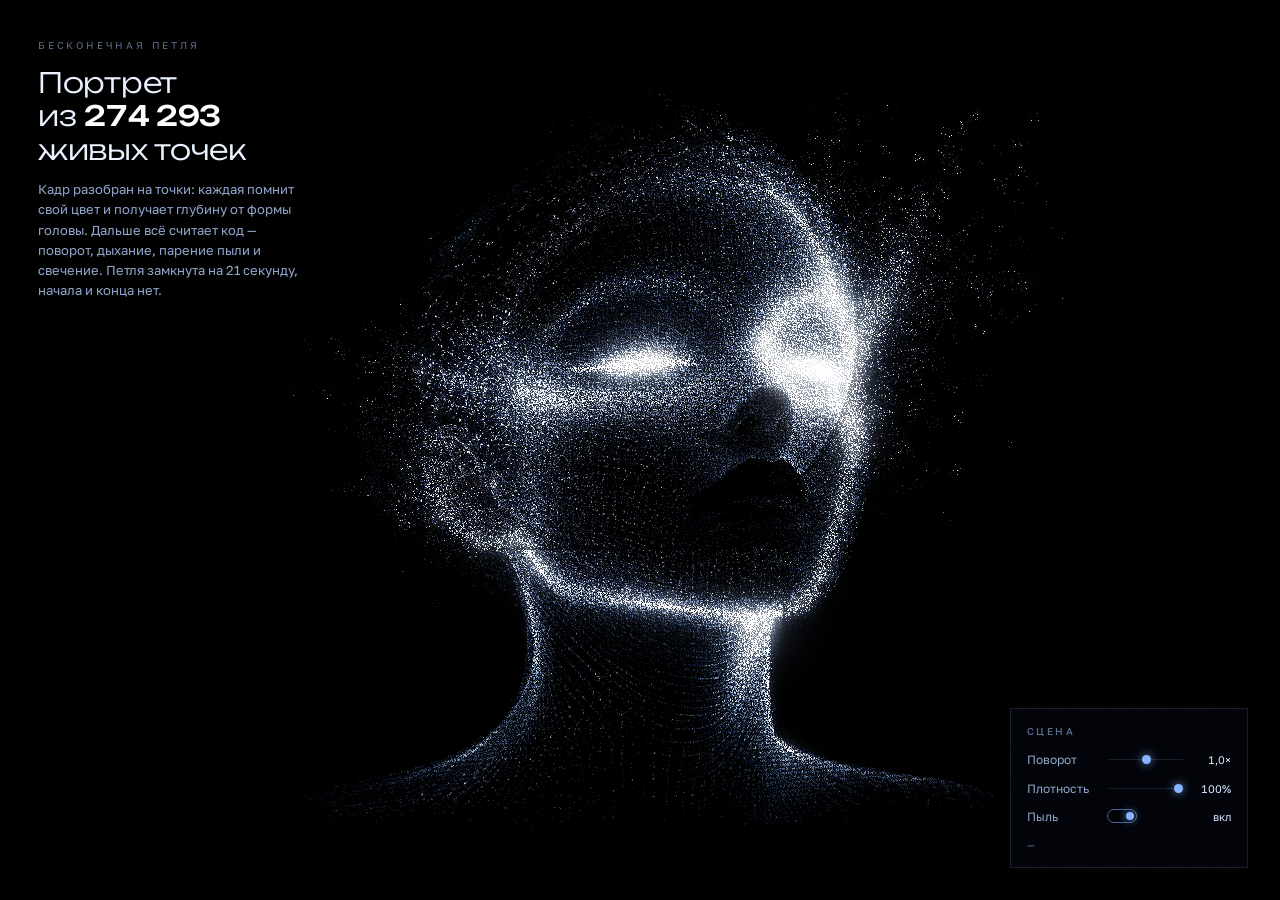
<file: live-portrait/index.html>
<!doctype html>
<html lang="ru">
<head>
<meta charset="utf-8">
<meta name="viewport" content="width=device-width, initial-scale=1">
<style>html{color-scheme:dark}body{margin:0}img{max-width:100%}</style>
<title>Живой портрет</title>
<link rel="preconnect" href="https://fonts.googleapis.com">
<link rel="preconnect" href="https://fonts.gstatic.com" crossorigin>
<link rel="stylesheet" href="https://fonts.googleapis.com/css2?family=Unbounded:wght@300;500&family=Golos+Text:wght@400;500&display=swap">
<style>
  :root{
    --ink:#000205;
    --dust:#d6e4ff;
    --dust-dim:#93a8ce;
    --dust-mute:#5d6c8c;
    --accent:#86b4ff;
    --hair:rgba(150,178,232,.16);
  }
  *{box-sizing:border-box}
  body{
    margin:0;min-height:100svh;background:var(--ink);color:var(--dust);
    font-family:"Golos Text","Helvetica Neue",Arial,sans-serif;
    -webkit-font-smoothing:antialiased;overflow:hidden;
  }
  .stage{position:relative;width:100vw;height:100svh;overflow:hidden;background:#000}
  canvas#gl{position:absolute;inset:0;width:100%;height:100%;display:block;opacity:0;transition:opacity 1.6s ease}
  canvas#gl.on{opacity:1}

  .veil{position:absolute;inset:0;display:grid;place-content:center;gap:14px;justify-items:center;background:#000;transition:opacity .9s ease;z-index:5}
  .veil.off{opacity:0;pointer-events:none}
  .veil__label{font-size:11px;letter-spacing:.22em;text-transform:uppercase;color:var(--dust-mute)}
  .veil__bar{width:190px;height:1px;background:var(--hair);overflow:hidden}
  .veil__bar i{display:block;height:100%;width:0%;background:var(--accent);transition:width .18s linear}

  .lockup{position:absolute;top:clamp(18px,3.2vw,38px);left:clamp(18px,3.2vw,38px);max-width:min(30ch,60vw);z-index:3;pointer-events:none}
  .lockup .eyebrow{font-size:10px;letter-spacing:.28em;text-transform:uppercase;color:var(--dust-mute);margin:0 0 12px}
  .lockup h1{font-family:"Unbounded","Golos Text",sans-serif;font-weight:300;font-size:clamp(18px,2.3vw,28px);line-height:1.2;letter-spacing:-.01em;margin:0;color:#eaf1ff;text-wrap:balance}
  .lockup h1 b{font-weight:500;color:#fff;font-variant-numeric:tabular-nums}
  .lockup p{margin:13px 0 0;font-size:13px;line-height:1.55;color:var(--dust-dim);max-width:34ch}

  .panel{
    position:absolute;right:clamp(14px,2.6vw,32px);bottom:clamp(14px,2.6vw,32px);z-index:4;
    display:grid;gap:11px;width:238px;padding:16px 16px 14px;
    background:rgba(4,8,16,.60);backdrop-filter:blur(14px);-webkit-backdrop-filter:blur(14px);
    border:1px solid var(--hair);
  }
  .panel h2{margin:0 0 3px;font-size:10px;letter-spacing:.24em;text-transform:uppercase;color:var(--dust-mute);font-weight:500}
  .row{display:grid;grid-template-columns:70px 1fr 40px;align-items:center;gap:10px}
  .row label{font-size:12px;color:var(--dust-dim)}
  .row output{font-size:11px;color:var(--dust);text-align:right;font-variant-numeric:tabular-nums}
  input[type=range]{-webkit-appearance:none;appearance:none;width:100%;height:14px;background:transparent;cursor:pointer}
  input[type=range]::-webkit-slider-runnable-track{height:1px;background:var(--hair)}
  input[type=range]::-moz-range-track{height:1px;background:var(--hair)}
  input[type=range]::-webkit-slider-thumb{-webkit-appearance:none;width:9px;height:9px;margin-top:-4px;border-radius:50%;background:var(--accent);box-shadow:0 0 10px rgba(134,180,255,.8)}
  input[type=range]::-moz-range-thumb{width:9px;height:9px;border:0;border-radius:50%;background:var(--accent);box-shadow:0 0 10px rgba(134,180,255,.8)}
  input[type=range]:focus-visible{outline:1px solid var(--accent);outline-offset:4px}
  .tgl{width:100%;height:14px;padding:0;border:0;background:transparent;cursor:pointer;display:flex;align-items:center}
  .tgl i{display:block;width:30px;height:14px;border:1px solid var(--hair);border-radius:999px;position:relative;transition:border-color .2s}
  .tgl i::after{content:"";position:absolute;top:2px;left:2px;width:8px;height:8px;border-radius:50%;background:var(--dust-mute);transition:transform .22s ease,background .22s}
  .tgl[aria-checked="true"] i{border-color:rgba(134,180,255,.55)}
  .tgl[aria-checked="true"] i::after{transform:translateX(16px);background:var(--accent);box-shadow:0 0 8px rgba(134,180,255,.85)}
  .tgl:focus-visible{outline:1px solid var(--accent);outline-offset:4px}
  .note{margin:2px 0 0;font-size:11px;line-height:1.5;color:var(--dust-mute)}

  @media (max-width:760px){
    .lockup p{display:none}
    .panel{width:auto;left:clamp(14px,3vw,32px)}
  }
</style>

<div class="stage">
  <canvas id="gl"></canvas>

  <div class="veil" id="veil">
    <div class="veil__label">Разбираем кадр на точки</div>
    <div class="veil__bar"><i id="bar"></i></div>
  </div>

  <header class="lockup">
    <p class="eyebrow">Бесконечная петля</p>
    <h1>Портрет из <b id="cnt">0</b> живых точек</h1>
    <p>Кадр разобран на точки: каждая помнит свой цвет и получает глубину от формы головы. Дальше всё считает код — поворот, дыхание, парение пыли и свечение. Петля замкнута на 21 секунду, начала и конца нет.</p>
  </header>

  <section class="panel" aria-label="Управление сценой">
    <h2>Сцена</h2>
    <div class="row">
      <label for="amp">Поворот</label>
      <input id="amp" type="range" min="0" max="200" step="5" value="100">
      <output id="ampv">1,0×</output>
    </div>
    <div class="row">
      <label for="den">Плотность</label>
      <input id="den" type="range" min="25" max="100" step="5" value="100">
      <output id="denv">100%</output>
    </div>
    <div class="row">
      <label for="wnd">Пыль</label>
      <button id="wnd" class="tgl" role="switch" aria-checked="true"><i></i></button>
      <output id="wndv">вкл</output>
    </div>
    <p class="note" id="fps">—</p>
  </section>
</div>

<script id="src" type="text/plain">/9j/4AAQSkZJRgABAQAAAQABAAD/2wBDAAMCAgMCAgMDAwMEAwMEBQgFBQQEBQoHBwYIDAoMDAsKCwsNDhIQDQ4RDgsLEBYQERMUFRUVDA8XGBYUGBIUFRT/2wBDAQMEBAUEBQkFBQkUDQsNFBQUFBQUFBQUFBQUFBQUFBQUFBQUFBQUFBQUFBQUFBQUFBQUFBQUFBQUFBQUFBQUFBT/wAARCAOEBkADASIAAhEBAxEB/8QAHQABAAEFAQEBAAAAAAAAAAAAAAECAwQFBgcICf/EAE0QAAEDAwMCBAQEBAQEBAQBDQECAwQABREGEiExQQcTIlEUMmFxFSNCgQhSkaEzYrHBFiRy0QlD4fAXNFNjgiWSoiZEc/GyNVRVg8L/xAAaAQEAAwEBAQAAAAAAAAAAAAAAAQIDBAUG/8QAMhEBAQACAQQBAwMCBgIDAQEAAAECESEDEjFBUQQiYRMycZHwFEKBscHRI6FS4fEkM//aAAwDAQACEQMRAD8A/[base64]/eooKAKnOKY5qCMGgUNVFIABBB9x7VkN2910qUkgtIxue52Jz0ye1BjD71Gaq2egq3J4OMdz9anynPKLmxXl5xuxxn2zQUUoQRjIxnkUoFMVISSCR0qO1ApSmaB96dqDrU/agjimeKnmooBGKUp3oFKUoGM0oKE/[base64]/SmKkjAGeKjPFAxQUJpQOhpSlAzQ9aYoKCe9VBakpKQo7VdUg8GqKc4+lBWjAUDkcHOCOKyJ09c6U65tajpcXv8mOnY2k/RI6ViVdabaUw6pbpS6MbEbchXPOT2qRcemSHIrUdx0rYaJLY6hOeuKxsZrJlxERkR1IktP+a2FkN5y2c/[base64]/[base64]/[base64]/4bt0xm4NmcXnI79vWs729oyHR22Kzj7ir4zfpF4YesNPxtOaoulrg3eJf4sSQplq5QNwYlJB4cRuAO0/WtKptSDhQINZzsYoz5iS2r68g1ZDpZcSHWw6kfpV0x96iwY1KzV2/wAyKZLSgEFewIJ9VYi21NqwtJSfY8VWzSVPSh60xToagKUpQKf2pTtQKUpQKA4pSgnO4kmoFKUCqkBJByTntVJ+tSBk8UHceIS9OW+JZLRpa/z73axDamzfjIgjhm4LSA8hA6qSkJSkKPXFcm8iD+Gxy0p8zy4vzgoDywjjZtPXPXP7VvbToxFz0XqDUTl3gxBanYzCID6z8TMW8V/4SR1CAglRPTI965hwAGr5W3mok0pKfat5orTbOqNRxIEqcm1wFErlT1tlxMZoDKnCBycD/UVoqusS3ou/yXVtb0lC9iiNyT1B9x9KrOLyklNttyHUsuF1kKIQsjBUnPBx2yKtZ46UzTNQFB1pSglSiokkkk9SajNDSgdKDrSp4NBHelKUDt70p2pQKUpQMUpWVEgOSgtQKENoSVFTitoOOwPc/Spk2PQfAppidqt2xo0lG1bfdQRzaLM1LdKWosp4hKXykfMUgnAPGee1W/H/AMJ4/gn4oXfRrGoIupl2rYzJnQkFLSX9oLjYz12K4J715/EmyLfLakxn3Y0hpQW26ysoWhQ6EEcg/WolS3Zb7jzzq3nXFFa1uKKlKUeSST1JrTunZ265RrnazmlAeanrWSUGlKUDp96UpQKlJAPIzUUoOy8SpmipE20NaKhXKNEj21hua/[base64]/[base64]/wClW4FJTiqkr25HHPHIzVFKgXFuqWEpJyE8DiqCSad6igqzkDpxxU9OvFXWHFsIKkKQNwIIVgn+lS5EWjZgocK07gEK3Y++OlBDDgQtLh8tWw52ucg/[base64]/wAhthBCUYZTtTkJA/qcZP1NWUrAQpJSCTj1HqKrZG/0FJVnhIB71HkUtPuMhwIUUhadqgO49qlK9uCMpUD82cV0tq0lcdT3V6FboTcR+NFLkvzn0tttoTgLcWpZwkZUnP3rQvwxb7itiTh1DTmxwx3UqCgDztWMg/[base64]/D3HCErkny1ON8YC0AlIOR2rKtt8uGmHpJYdVGXJjrjLKAlSVtLHrSM5BB9xzWmt/uV/hjajm22dci/a7aq1RlNo3RvO80JcA9ZSeoSTyAelYDMwNDasBTZOSCKvTXoryW1MBY2tgOJcUD6u+3GPT04PNatWUryMHnP0qturwlt0fEkKEVKlfzMj1YH/Seo+orL07p2VrK5MWa125cq9vKV5TDSwkvYSSUBKv1YBwB16VetuoZV6lwmLgWZwZbEdhM1zy0tpHypS4MFA9snFeq6Q09fIN8t9x0xb0XyVN/wCQd0vqNCPNkJXx/wAu6SkOg49Ljag4g4x71tjj38s7dPDRHdaUtDR9XQtng/Yg13+iPD2FqS0fiep7zG0xYVuuQmrkttUhaZQRuQhbaDvQg/zkYrZeI3hVGakzpenGbpFlQlK/F9LXpopuloWPmyMAvM//AHAAofrA+Y+bok+khSvmGN2efpz3qJj2XmJ3vwm7aaet5fcYdRPhtL2mQyCAPYlJ5APbNagjivQ51sYtemNN3X/[base64]/euTZYckOhDbanVnPpSMk1bLW/tRN+1KUlRrMgmPGdWqTGMpBbUkIC9uFEcKz9DzisZKg2K7y03HQafBzUke4Rpq/EF25RFWp9Cf8Al24gSrzws56klOBjtTHzynhwAWU8YFQTurIhw1XCcxGaUhCnnEtpU6sISCTgEqPAH1NWpDBjPuNKKVKQopJQoKBIOOCOo+tVFulKUClKUClMUoH3pU44qKBSlKBQ0pQKUqc560HV+Fuk7PrbXFss9/1NE0faJClfEXmahS2o6Qkq5CeSSQAPqa5qYyhiS6hpwPNoWUpcAwFAHg/v1rpdD2PT10jakfvuoDZXINsckW1lMcumfL3JCGMj5AQVEqP8v1rlnEjqCTnrVr4QpQsoVkV6V4m+L7WsdG6L0jabLFs1g0zFUlG1tJkzJTuC/[base64]/[base64]/[base64]/wCHhrfUpqOFHKkpBPAJ5NdlYY1y1NZVXSxRXod701HEmRcYb+xSmArAeV6t29GcbkZ9OM4q0x34RawdOWaKganSiwDVTDcBYZkFx2M/b1bk4leWkncE8pUhQKTu7HmtExMguRhCm29val4LMqInEhpBPqTjOFjuN/I6ZFeoeCer9JsqvUvxB07cdVQ/NbKJlulFmVb1q3FUnen1KGcZGCOD0rR3iwXGfo6LLtl6iXCNbJrrakxltJeb84lW84SHlpUByVbgnnoK1mMuMuKu9XVcLOsK9k6ZaRIuFpirSlcwsFGwK+XzBk7SfuR7Gu405rvVPhS5Gs18gN3SxLR8WNPXpJegvtuo/[base64]/qhtzC9IXiLvjXdkjC0oyQUSU44T6VKHyKyMHWMMr0pqGNqvTEQGVZpHxMuw3Zjz1wVIIBDragPMZzxkjI6KA61WSY+E73xVtu1y9avMWhMdy6zH0j4KfGaK5CkjgIUkcuAdMDKk/UV5/qHT8/TVychT2fLdQSAQcpVjuD3/[base64]/Oktxm3JLgbbQpagkFajwlIzknsK11dRarvp2PoW82+XZ3n9RvyY7sG6ofwhhpO7zW1t/q3ZSQe2Kmc3ka7VenHNKanullcmRLi5b5LkZUqA75rDpQogqbX+pJxwe9ag1UTg5FU1AU70rpLJp9p3T1zvr9xjxxAW0hiKsBbkp1RyEhP8oAJKjx271Mmxzh/[base64]/LA8lonBShKupIB9XseBWmpZoBQjFKVAClKkfWgjHFK2d3uMKbFgNxLciC4w1secSsqL6s/[base64]/WpFTs3EY/vUCAMmpA+uKrbASQVEEdcHnNSVpSAUE7zndgYA+1ToQG8JCiQe2M81UylKvQrYjP61Z4q2hW0g4z9DVYb6KONue561IqUkMpQQ4FFXOE8bapfWF4UXFuOqOVKVz/f3qUEJWVDAPtjIqt9poNMBHzkeshe7nPtjj7UQs+WkrQAsKKupPGKjGV7AATnFXXQpLSUJJUkHrtxzQx/h1KS8ClzaCjGOCff9qhK2R6RhRJ78cD96r6ICQR9SBz/[base64]/jhw8+scDirc6QvPWt+W9NkwIcgQ2nAkjHmFneohCFHuSePrW5uUG66et0+yXqzJhS4jyCfjB5EuKpQB2lJwpSCP0kYGc8ZrVXOTHXIHwUdmMy0gNqXFccKHlJP+Kd5JBPHHAGOKvRb/MjTmp3mIeltuh4PSmw+sqTyM787hx0PFWmkNUU5IKl4z2QM4HHINbp+w3nUFkevrTImQ4S2YT7kdA3NkpPl7kAZwraRv6EjBOSM7LUsKxxg4tV6XeLtKhszS5BjhEZqS4dzsdeepQDjcnjcCAMc1GmozCtP3CQ3c5lsuS3m47DaUKTGlIPKkLdB9KkkJUArg/SrSb4Rax/+GrPZYEWdLvsO4yH4pkN2+C044pl5LgBYlBaUeXlO45QVdqxrPeoFluPxrcFcjelSVRzJdYCAScpSttQUQU8cmlwtD0ZiPKfcbc+KU5tbDyVukpOCpSRyMk8HvWzXpFq3y2ZVvkQ9SQ24yZr6WG14ZHIUh9s4UkpOASCRyME1MxsvBtrI8GambJdt0d5XlMrkB2AtS/KaA9R3jnakHCif3rOsTduuMG4Ku12NuTHiLVHSqCZIfdGNjI2lOzI53nIHtVi3xo5jXH4uc7AcTGUqG0y0VoeWpX+HkEbEFOVZORwM1f8A+JIn4/aZyrDDjRYMdtpcW3LU0JK0JOHlqUVZWVEKPY4xgCp8I8se0ahi20NS2kvIv0eQw7ClqW2IzKU/MFtlJ3nOMK6e4NZURnUMfXiUW5Mi13uTK2MN7w0sKf4ACjhO1YV1Ppwav2qx3+7yvxq228KR5kh5ySsMJTuQ2FSAQeNoSrhOO/[base64]/wDDvwgvdv1FpmfcTecXazonQ0O22c5uwVqChlIaX6gtojcfSoYrym/6qn39c6XeIVvju3KaLgqYxAEZTS8YV5WwAJbOASkDqMjmuhuNlv8AcYNxmWq4SNS6P0m43HbvkFSkwbeHjlooQ56mty+qcdQaydXR7LqPS8a+W2AFy2WQLqm1urc+FkDhfnoUSnynuFh5GADkEVvbxqXwrrliX+43jVur/wAT13clWS5SoDUZu8u2/wD5abtRhr4gt/MFoxl0ZPAKgcVtdDeJSPC9686J1JaU3TTch9uRKhRZqUuMS20/8tKhy0Z2kEpyc4Ung4r0Pwxtts1Ba3dLG8OzvCp2OW37v8JtXbpuPMYfnNHcUpQ5loLRgLSqsTQkDT/g002mZbEQ/[base64]/G2lKtvkOE/4jAPzNE9hyg8dOay3NVLftV2TIiR7nJuLzL6blOKlzobzZBX5bncODIVuyCMdxXXWXwvd8TFtItTECyXFEcNCNKfLLc2UkYLbZc+SQsYPlnCVfpPOKtyfCjT2n7QpzUGtoTTsxlt2E5amVS2m1BzY+1MR6XGHEZ44OSDU/p3GbR3bbzQl/t/iVpv8A4SlR3Bq1L7k2LdH3VuxJTCUeqMqMlJ2q4yHEj3zXlN9sdw0ZeIt4tfmRXIziJLZGFGO4CFJUk8hSc4IV0rJ07bp+nteQnoF+TZ1wpbTg1FDUtxiGCrCX96Bu2dO2ecEZ4r1uwalsVzMxF+LlzsFxdU3JejNJS/b5RJ/OaSAAG1nK9h4WkkcEUk/WlxvlH7LueHzS+67LkOvvLLjriitaz1USck1bIxXp/ij4WOaHslluqIstMS4qfbblKaPwskNqG11hzopKknlPVJFeZyWy0pKVDCikEj71xdTp3p3VdGOUym4tgZOO9dC5oO7t6Ea1f5CTY3Lgq2eeFjKXwjzNpT9U5IIyODnHGedFdje/FTUN/wDDnTeh5Ups6d0+9JkwozbKUKDj5BcUtQ5WeOM9ASKpjrnabv04/[base64]/ArW01oKUpQKZqQeKigUpSgUHJpWZZ7l+E3KPL+HYl+SrcGZKN7auP1J70HpzGqr14LN3XRBv0e4aZ1AiA/qCLZHUr+JaGHQx5xTwoA4OOM8c4rlvFjWdo13r+73qw6aiaTs8haREtEQ5Qw2lISMnuo4yo9yTXIKUVnJ/[base64]/dZz8yQ4p6Q+4p11xXVS1HKifqSSa3yuHbuTlWb2xc0q87EfZaaccacQ26CptakEBYHBIPfn2qzWCyRUYoTmgoFZqYcX8IckqmAS/OShEQIJJRglSyroMHAA75PTFY/[base64]/tVKscHnb9ap5NTtOM44oA5BA5/arjMVb6iEkJA6qUcAfvVIWWVBSfSQcg96vw4q58hDYWhO8k7nV7UjAySSelTBZwkBWQFE8DB6VIKVNK3KShScYSE8q/[base64]/[base64]/AF/1re2z8BkSUuqjrQwxBK3GJcrb8Q8ByEKSMjqCE9yMZrUwo3nuNBAbfWrcryVKx8o75/[base64]/iEKOMnPQcDFba0WN+56euMiNLbbYhLZLkJ+WEOOFw7Q422eF46KPYGtt/wbCuLFjNou5lLlpcbU1cmVRG4ryTuU2HlehQOScg55GetYdhQ4oSbcLdHmNySkqQ5tQ7+WcqDbxP5fBOex4rSY6vKlqpqxXW13c2JqGlVzXIaBSwEOvJdSMtpacBxg9ePauguOn3tWXCI7cUtQLm8wG5sqLHeLipJUo/[base64]/GLjJ/DbPcHw4pUH4ctW1LKsD/lyMqadaO1W1QO7JAPFchEnBsOvFluU8lbbockoKmytKueE8lKwASe1ekaLiszrzBn6TlNaevLbnxSoF3koYjtgbc+XIWCFthJIKHBv54rrNY2aHozX07UPh5OZdZmyXV2aTaEefFYiqaxNwXkgK2qJQk9sg1bs3OEb5eQaw02+mz27U/4O63ZNQSXlQZEp3LinGSBIaBB+TceCecYrWWuHao9zhyRHcecalNqVbLgrzYslO8flF1OFAKHH75r1K16St93m2ixG1S4rVzkMM+bNllCoq3nAltSVKOxsH9ZAxWil6Qjad1deLc8l6a/ZZzjS4sXy3I7qmHPUHHVEDyyBwocnNRen7R3MGRZ4DuuL3bkiboKG5O81NvdcXNhwylQKW5BT87SCf8TnAIBrYxNQKtUK4XNRhpvjz6mbfIsCksx/[base64]/FdMzbpNQgusBIWmMmSnKXI6kg7Qo7krSO9cPoGx/wDG8C5Q7cTqa7KSXbhppp0o/FmkJwmXCV//AHjPdA5UBkZyRWg1ldbvrFpM5FthxHXlOh5FoiKaYlpDhUHm2uUpwrja3wcjitJaLkmzSbZJYTNt93jSwt1CSWUoSkjCmjwptzqCfrVbPVWl14dbCsbz9/kM369rdeuLAgKusgEBp5QHw6ZqFgFpBwEFQ9SFAKB4q5qrwsvSv+HbndZUOVK1oHEsypTiUNpnMPfDyGJLnQLIIO/OPUlX1r6kY1JpfxMny7/[base64]/vQy3OYIKgmM8jBZeSrO8LQUqHUdMcitbprWaLJZxbTZbZMUJrE2NPkNqMiMpvALaVA8tLAwpB+45rCTtumlu49X8OL/J1p4cu6AvLkx+E1MS7AgyVExXy4BltskYYlA4U2QcL9SFDkV4N4l+Hl00LeHUzGHjDW6tpmStooCyg4Ukg/KtPdPUV7v4h6/[base64]/ZaG1p9X/3Bioxm6mvPkOuNtrSFqCXBhYCiAodefejajj2reRtLyJump15YcjmPBdbZfaU+lLwK87SlB5UODkjp361onkFCyByB3FVuNk2NhLmTp8FkvuvvxYiQw0VqJbZByQhI6DPJ/rWDNcjuSVqjNraZONqVq3Ecc8/ertwgzrSsRZjEiItaUPeS8koJSpOUqwexSQQfY1n6a00u/m4qTOhQxAhrmqEx4I80Jx+Wj+ZZzwmnNujwwbvMamyw4yl1DYbSnDzm9WQADz7fSsKq15UoqPU8mqO9V3tJTrzSlAzSlMcUClKUCnalBigUoaUAUoR0+tZMZTDbMguKdD+0eTsAKTzzuz9OmKDGBIGK6DSy9PxmbnIvbciWtMZbcOHHX5e59SSEOLXg+hBwSnqrgZFc/Spl0N/[base64]/JSlXX4j0Xy/OaW15iA4jenG5J6EfQ1CVqlKUDtSpAzUUCmaUoFKcUxQOKdaUoJPFRSlApSlApSlAxSnJpQOvemcUpQKU70oFKUoFKUoAoaYNO/[base64]/egDpk0qc5561ANAxzUj680weT0xVRQVAEdPepEYyOlACnlJ/eqwQnAKc56/WgSlW4lYTgcD/ap0hSQMYH75qsMuutlWMtoHJ7CqmUZCiGy4oc5PRI9zVTm5w8gqz0I6VOhSylA3jhR2kgqOAD71R5vpIAwT3+lbFqxTH7XKnoiSlw4oQXpCGCppsrJCNy+iQrBxnrg1YgQ/i3cKS75aUKWstN71JAGc49s457UsvgjHjxXJbyWmkFx1Q4SPtmqoyWmnEKkpUpognY2oAn257c1UEtoZKt+5Z/QE8f1qw2lyS4hpOCeiRwKr4SLOSlaUbE9ARnrVCzz7n3qtDmwpC8rbSrJRnAPvWTb48STJ/wCZkKisA87EFayPZI6E/cigtwLbKuspqNEjOypDp2obZSVKUcZwAPoDWTNXHckSExA5ChrAIZW55hJA6Ejrzk/TNUxkSorHxbDjrDCHtgcQvaoKIPQA5zjNVJdhBpCUs73QVI3LUU7s/Ko+23270iFt6SG2Fx2AUR1lK1JXtJKgPf268VbQt1yOpBewyg7/AC1KwM9Mge9XWJrtvdWlKGFKTuBUUBecjB59qiRFYQ2oty0LIQlSRsIyT1SPqKC1JUmS4tbaEMoG0eWkn2xxnn6/vWzbsZlrEe2LEx1UQyXw8gNKaKAVLSkqPqwB1HXtWIm3zosBi5BhxuK4tTLUnGEqUkZUAfcA/wB6x2A4X0KC9qsghxf6eev7VMEN+V5Lm8rDoI2gAbfrnuK2AgIlstORESXtjO+RuZJQlQJ4BTn04xycVsr+E3qGi4PvLk3ZUhbciSCgMup2jYUgAHdwrJIwQRXSWm9XK3aPlI0085ZYCmG4F9Ui4jE9S3DtWWyMhsDCSE9MZPWtJPlW1xDMKS6hKFKQEIwpLS+c7iOn/qa6EOobti9Pl6TIntzw6yY03fDVlspUAjpvJ2/[base64]/JaSrDqA9nY2EpyvcpJzxV9TJXw1FxtlssMdfwEu4XAuxkNvPmKYrLLygFLbO7JVjBHbPWtmYTsFqLGnsXSG95IkJa85pKVNKIKCkK5CT1q9qCPN069LEi3zLdGlpK4kC9SFKeUlzITIwAAsgAjcQByK0ECW4llgzmf/[base64]/[base64]/M3Y5H6c9KjR17urKbfZn9TN2uxxnpDrP4oyJdvjuFGXfygCT5mAMDjNabVDz13TMvMGfJuTSfJlzJ9wjOokomqAHkOuqJ3ur2lScHaevFaNy7zreYc9rzIi1qcTEfbSEoaUlW47FDhRGcKP1rTu9qWPR7LqydpaNL1Sza9H3Yx8x323oyxJjuyB6HPhlq/TgFJ6J4rf+JXidP8AE2zaf13MtNtjvNtr09dkQIaWm5shAC0vPY6qcTggYxlNed3HxAgR7h+Lp0pZZMS82xxr8Ok3F6alt4+lT6skKQ5kZShR2jPHFaxMWPDkR2I8pMtiew0fiILTuA6r5UBK9oW4lXoJAI54NXmaLHrlhvMFzQ2mLu/[base64]/SktXKW226ksMz8DaqMhOP8Me2a8/1Pfptw107qGVFjsTnEM3NCXYTbMc4xgsNsHaEZB9iU9a7y7ata0XcdRqfcetMbVhjzLah6yszGoludVmRJRkksDeCEpT8wrSanKtrp/EC36vs1+0xabpbfg4tnfdkWJfwjcUMJLodWtCkkkpJ5bUoYIxmuf1n4LuanuBbdnxJ+p7vAevMi33NR+LMkry2w47gIblKTlSWxwoVq3tTXKxa80/qu9XeS1EmSmnfxct/EpVGSoBqQyFkh1kADcjHpwU9q9w8RNYp0VrFdz1HFKZV5eamNXexLQ7AuCkgKj3NmKsFLnpyPLCgUk4Iq814VfLGu5/iFfYMBnUKLrchbUIEae60XClpPobSrYMHar0eZ1Tnbmva/Duy6J8QLJddO6flyNOvzYcWdLtN2U4Yce8x1kqZLgGUMPo3kODBGcHNe/WmZadX6rsN809JiTtRtSmpqmrewqDvSSd7MmMs7EtvD5thO10JOOawPD3+GSDGvzms9P6sk2ycuRJkxZKYqi0w8p0+WJCVekobO5l1ChjaoFNLZjPOjy8ivdj0rLtdi0zqCKiRMXGdab1bFV579vcDgXELBP/zUZCVKbcB9SUj6V89zvCvQl90tqWaxqP8ABNWWqK9PYhlsOWu8BpeHkR1D1tLxgpQocgmvpvxltNqtTmotG6u0+5ar7cmV3vSzNnc/Lt1yPpeYacBwmO/[base64]/[base64]/xmwkZUfm9Na5YTq4/lTHK9O69PiHU+i4ultWXmzL1Fbbmi370puNrUp+LLcTj0sqwNwJJG7pwatXljUFs0fYmp8Z+PZJ7j9wtrjgOx85DLq0HOCApraeOqawLlbZcBa0vNFpSHlMKbVwtK09QR9KgyJl3RAt7j7z7TBLUZlbmUNb15ISCcJBUST9TmvGuMm5Jp3ysGcw/BkuRpCAh1s4UMg449xXa6t1mjxd1zFn3VNs0u0uIxDedt8RSWUhlnYHChPJUraNxHdWa52fpGdaWX1zo7jC0PuRW0BO8OOtkBxIIJ+XI/rXSeFXizP8Kk6lVbrTbJ069Wp2ziVcWA8qI26cOLaSeAsp9IUenas5LjdZeE+fDkLvdJ9/nGXPmPT5GxLQefWVKKEAJSMnsEgADsBWEEbArPXtxXc2W2Hw31Fp+46v0r+LWuZETcGbZMeUwidGcQoNuBaDkDOFD/AKa42WpG5RQMJJJAPYZ6VWyzmrRjg7uprPYtTTtrly1zWWVsqQluMrJcfJ67cdgOSTWt4z9K2l4fZDFujxjHUGo6S46whSVLWr1ELz1Kc7cjjiqzXsZw0TMOg16q3D4FNxFuxj9ezf7+1aa3w3Js5hhuO9KWtQ/JYSVLUOpAA74zWSbZcU2ZucuJJTa3Hy0iSUKDKnQMlIPQqAPTrWx0bre9eHd7F40/PXbLkGHo4ktoSpQQ62W3AMg4ylRGeozU8cHLTXFuMm6PojBxqN5hCA/[base64]/kwlKcBfkE5yFhAwn/qNefR3WUPpddaS8hCt3lKzhf0JrS48RG+V+0sv20wb1ItpmWxqUlJDySGXlJwotEj3HUDsaovd0OoL3PuKo7EVcp9bxYjI2NN7lE7UJ7JGcAewrHdmPOsCN5yxGDhdSwFHy0qPBIT0BwAM/SraAWs9weoqm/SWTNss+2Roj0qHIjMzG/NjuPNKQl9vONyCR6k5BGR3Fa8jBr07xl8c7/4xuaeF4aiwYlhtrVrtVut8cMx40ZI6JHUlSuST1rzJZyc1bOSXWNRPHKKZpSqJKUpQKlACiATj61FBQdvftHabtfhfpq/[base64]/2qKYoFKUoFSKDpUgcZoIAJNT9KcgcUCSeP3oIAqrGDwP60SAM/q+1VA9B7e1WkQgpAIGarbAB5GPrVTTI4JwSex/3qpZAPHqPueg+1W0LYSVDOQke5q7HS3vUFpcV6TjZ1Ku37VShCgsKUNyj8oPU1fUhDUdSlPDzt2C0AdxHuT0FShbSpxtK0JWQFDC0IJwfvVbr7qmUIdWVJa9LbSln0g8naOwzVjzVOEJThI7JTwKiRHLchafNQ6En/EQcpP2NV2lkx5k5bbrCHX1MLCQ60hSikhJ9OU5wcZ4z71l3y5S0tx4JlOuQYqVojIWkNkJUrKtyRyCT75rBZQ9Ej/EhtaQV7W3wsp2qHJxjvWO4pxDm5ZV5u7cSrk565qLeBdZiuTXmI8f851zokDHPtk1ac2eWhCUbVjIWoqzuOf7VlSr0/NipYcS0EBxTqihoJUtZ7k/6DoPaqbUxGlzUNy5iYDBCip9TanACEkgbU8nJwPpmoS22ktD3jV9zMK1wDOeRGcmuNpeQ3tZQkqUsqUcJAA79a05fZbiIS2ypEkOFfnhw8pxwNvb75rYjVs1rTbliY8hi3POoffQhlJW84kEJKlkbsDJ9IIT3wTVLD0e8ItlucRBtYaKw5cFJXuc3cguEZzjoMDvU/wAIappDkhxKEJU4tagkBIyST0H3q47G8h11l9Ko7rWUqQoHJWD0PtUsNtkPhbykbUkthCSQtWeAfb71bcX5jTTYaQkozlac7l5PfntVUp3Dy0toO/dgqGzkH2B71dU25DU1v2K3AObchXfoodunStvaocOMuyyESJD892UnfFgkeYhsKA4V2cVzgY9jWfriFbGdRT5NmakItcmS8mNCuj4enR0pUBh8oAG/OcHvg8VfXG0bapdxVIeemeUwH1rP5KGEpaSCOyR6R7AY+tX2Iltk2xZMlxm4eYltplxGW/LCSVKU5uGCTwEbf3FYr3mQXEh1sNcAhG4KAB7HB74+4rL1ALdK/wCftyEwGHsbbep4uqb7KAPXaMZyrnn6VZDHYTGabfEtD7SkoK2vLaBKl/pSrJGE4z6hn6ZrOt7EhWoo4dt0eQFtF5DM9XwzJb2HC1KCk4AxnORkj9qpeuN1u0VU6at24/[base64]/NcST6nFbiM9hitNzWqjTfeIOrJuqr8jUUluG65LCeGY7LKVpZwlO9hrhG5KQVbvmOTWBeLpAcuUxmRbou+QylLa0NGEmG8ohajsQVBaRkpGeoweKtKukiNo9qCgh+BIfD58+MUobkJwFFtYPqO3AVnjBOB3rAuUZMo/[base64]/FQL47KUZLqzMnIynfKdLhUkpATwSSsjoBjArCRAcEppl1p/[base64]/[base64]/mtlClqA8xtAPK0HIwrgZJq9pO9TIZlRbfKmt3Gc4YxjpW2mI+wpJ80OqXnCyB6TjjsQavLIjW3fWrxbRZYNwkRfLjuyrpFuSoKG0yZDqm2ylTipzqVLRlY3eVtwSeeK15XaLZfZNybukO9x4k+LOXHuEZyM/cW3CFOhKRwlIJKVAYyORxXDXeNZfjLU3BuriYcuO35siXAU0mMSSlacJJLqUY+dPWtzaX7Q7eLO5OuLUiNIachT3XmXmUQigFLToWCSskAKGBxnBFXnUVuLrdNamkN6ouEaz6fmPRlzH5sa2WaSQ7EVhSm/UAre02jOQQAQOtbey2m7XWNarzcJCZF7LDs0wgytU9NtCcomgKUG1oSc7GepGTjFaPw+nzNQ2/TpfVaVR7T59uZtyLgbZOmBSFPFbjjYK1JGMBZ4J9GOax42oLVfXGJF0k3WDOW35jl1aSJKnHwMJKmuFITt9GEnjritZd+1bNO9gak0/F0xcrPIm3rVkdbTr8BPkfhrEKSAk/FpBzlOcpW2MJ71vFTrdqvTOgLGxZ/LntWtSUXC2TFvPTG1LVuQqMo4T5ahklJHp6Vyvh9F+BuNivzrMOMlu5R9kKch1mDLhOoU2p0r6IYU4ny1e6iDWHpW66mhO2a/Wu+wrXc9MsS0Qt00Mv2ttpwrSrKhhxCiooQDkq4zW3drwz1XuekJzMbTzIj/AA2qLVppC27vZblJAbUiRwuU06FeYELUlIbUM+WscjBrs9N+LCdO36dfNMrMKLFSp8zX7quU1LjAqG6THUASxuUEKKcqCkJPNfMAhzNSTbfcm7j8RFuDrUVM1TXkpQ86vctp/GBvQohZ7EdK9ds+pnfDvVGv9K2S5S21PNGFFlsoQ/GlT2RvdS5ndhlz1Y29CBWmOXyrX23p2+aZ8btKzGtVM2ybdFxXJbsNobiqGkq8txlQOUoykKA4Vkc9a8AvX8M0C0eBurrpZ9T3S8Q79GYEG2rZLcJL6HwELkpH+GtvhPmDHzc5rhNFXbVGjb9br3bdLm7tXiIi7BkqDLiw4S28hOw42nKilte0DHNfSWh/E7S1101Ct1quvxkWa8I6nnXv+ZtinAAmLNQeFBwpKQvGMgdxVtWcY+OFdz2+Pbbd24l81Be9X3hV7ucmMbTc7fbHB58iE4yWVLkKSPL3MONo6ckgHOea8/sumLh4Pu/D3bTchjXcxMW+6ZvaVhexpkFZKGeQ95owRnpg5Ffc+pP4abfpiXMvFhsMC5i4tKamWCSMxZaFBKfMShPqDjRTk+55HWvkLxrfm+FviX4c39cSCp60IjvJkWp95AmR2XfS28hw5jubNyNvRST0pljLNxON1dOSd/iCt/idrO9OeI8Z5ux32IZshFoUAIl4Efam4st9EFwpCXEDghZPYVd8Ab9cY96tl+atz100xbLlGTebduC2R5+Ww4dxwlSycbiMAgVutJabsGuvE1vVzsOy6atcG+FH/D19mfCLU1KWtcE4I9bba1JSs4CSkDsc1wNi15cfCnxGu29qFIZkOyIF2toH/IS2y4S61gdGyrBQocpwCDXPN4fw0v3R6f8AxbfwuQHJt51d4dn422Wmc7bLjCS4HFRnEgLTsIUSrhZ//NNfKyrNptUzVDzV7LLNvZ8y2MyGFeZcVlxKNg28IISVLJPZP1r7f/hP1ihrVWp4cB9dvsklnFwsz+1xz4MqwXGwvq6ySFKOPkxXzp49eFl3/h58R1ybI+iRGkzFPxLiy2lzyloKkrbSSClWQsK6YIIp1+nx+pJtPSz/AMlry3wo1bqnQOonNY6Vi+ZKsTK3HJjkMSWYqHR5PmLSrKQfXgE9yKo8QrNbNL2a12eVZ7nA12w86/epEqS2uO425tXHDKE8j0nKiTyTXXaG1RqLwysF6YihiDpTxCZXaJDs5ht2QqKh1JUtIzlsgn5sYOOOleXXe3/CzZ7KCl1mK6WvNHRSdxCT++K83LG9nLqxsuXDFmQbgi1w7g+F/BPKWwwtTm75MZAGcgDI+lYkdSVPN+aCtvcNyQraSM8gHtV1xlyQhx7YpSEYC1pR6U56ZI4HSsuwagd05JkvNw4Uz4iM5FUiawHUpSsYKkg9FDsodK5b5atzqVxUPTNst6rPFhNyHF3KPKS8HX1ML9KWyQeANpOCASTmuSTtz6s/[base64]/DqPc5t2k223i0rEmM4t5u8rabZWhtJWcKWRhXHpCSFE4AznFYes4mqETYc3VKLl8bcIjcqO9cisuPRyMNrSVc7MDCe2BxWkiMPTJCGWWlPvLOEoSMk/tW61Nq+86ynMSr5cX7lIjRmoTTkhW4oZbG1tsewSOAK039nKPbn0kA811midDydaIvTsaTbYzVngLuUgXCYiOXW0EZQ0FEFxw54SnmuYWEqzWROdYRHYjMoYcKMrVJQFBS9wB2nP8vI4HvVcbJd1N/D2KLa7l/Fr436esGmtPWPSj9xbj29qHbGvJhxmmW8LfX3JwFLUo8k1x/iT4YvaIvN+Tb5rd/05bLou1tX6OnYxLcT3QCc4OD/StFozX980DPkzbFPct0uTEdgOvNAFSmHU7XEcjgEcZHNb7Wcuz3fSljuEC4NG8zAtubZY8ZSW4DbWEtqCycHzOVEDpXXL088Lb5Zcy/hwPJVxgZOOTXQ6lsETSsyIyi9W+/[base64]/[base64]/[base64]/[base64]/U4BNVt3UqFIUlCVbVBJ6KI4P2qkYHJ5+lZ1wcjMTE/h63ltNgYW9jJVj1EDsM9B196xQg8OuZ2KPOOCffFSLack4FSo5xj+ldJpTTsK/Q70p592M/Gj+bGWsoQxuB5Di1HgkcJCQSTxVmVppNpsVlvUiZBlNXBxzFvYkhUltDagCXUgflhXO3JycE4ppDCs1q+OcDkl0Q7elYQ9LUjclvP+XIKj9BXpHhr4eRvEuSpl2Y6LlLCmYhjoCkNbCN8mSlIJaYbb5Urkk/YmvMnMTFukAsNAFTTIBUBzwnJ/wBTWQ/Pftzi2YjoaOC2t+KspLiFAZQSMZT9Mc1fGzHmwrax5qNMO3dhhmDcVvIXFanLQpZZAX/jMHjClAcKPIBqiyXqPbFx32zLRdkvhz4xGFeQnnO1B+dRz1V0rJTaZTlgt8qdbTHjNMl5pbEdSXZrHmbVrLmCkBB9O5XTOKvTEy5SjbmGkpZWoPM2qEsv+WSj/F9JOVAddx7ngU1pDVMWkyUJbaRiS9+WiO4wStXI2lB/UskgcYx711MtbDi4lluunYlresLSmnU29opdmuhYK/ingpRACc8p6dBzWgU6iyIYKZAWHo4TJiwH1ggBXKXVEYBOM+njpVMO+Qo8RSX7KHlIU7uX8Q4kuqX8gdOeUpxkJGMnrTehsmJtqhyZqIqJ0+OD5nlW8+Wy2hRIebUtQUso2YSF5GepFai4uvWy6P8Alw0WmO44opLC/OKWz1Qh0k78Ajv1rWpfleUlQO1oflYRgZA5wpI6j71fabbnojsuSm4xSHlEvrOxJHISEgeknGPqcU3sXITjjiPLjKkANtuqcAcQ2C1gZAPGcjqOc+1Y0eMZhaQ1tcedcDSGR/iE8YOMYwenWqWZYabZS6wJTDa9wQ4pQTkjlPH7f0qy6QysJQtLwwDlBIGSBxyM5H+1Nmm/ukCCm7yYsKY5Fix0FY/FSAoupSN7Y8vKclQIB79zWILs85FmPPvFQlHatCFhO5YwpJUjHyjJ/etaqQ0qKhoNBt1ClFTpWdzgPQY6DHPTrmpYU9EKZsdZSphaFJdQcFC+SkjvxtNO40ufmOQ15LojlWBsGUrX2BHfviscxyhxKVA70q2qQoFO3nue3+1VplFTjrjm5xxz1b88hWc7s4rNm291h6Shx6I441ucU8mQF+bnHA/mPP8ArTyliycJASSnKCQQhZIVz2+mOP2qqNsTKQkj4hIUAUNZyoHjCTjr2H1q8xMUtl+Ew443HfCSWjhXmLRkpzx/mVj71jv4aTFLan0vJQCQv0hJ3ZTtPXGMHPvRDMcYitl4h15txvO1l5klRVuwUE8YIHJJHXsKqudyNyjRA+4+5JZT5CVLUnywykYbQgAZyOeTnPFUXN1KY7JS956H975jqeUssqJx6uB6zjOfrVdkjMXASW3rlFtrZbVuL6FrKylJUlKQlJIJICc8cnnirC/[base64]/JU8W/[base64]/KgEEhQUOCADWv1LLdhS/wAKYvyr7bo7DMZl9tSlNKTt3+W2DkhCVkjA7iq1zEfBwLk3coqrlFeSwISIflrQ2jCkPKUBtXk+k59XHORWk1arW20rOa0qlE1yHAvrc2E+zFUp/[base64]/UFw0zcy6xpKd60Tw6ry3VxHE/MsKCVbO6fUOlbzKs9O2a1bcIdxg6d/FhdLfffgG58q2TCsOLV6UQy7tyARtC0n5VDcK9K8Podq0zIuLDgtzetIgf0+4me/wDCxnGQ4n1rVtAU/HJSBu5UBuHFeG6QZmwdR3RbdsszLE4Pwno92e8uHDfcKlNK8wDDTza0egKOSfpW1Y1E5erC5qLUOtH7tfFTiq7W64NpU9ElhI8mYEqBEpKmkKSrGMEpHOa6cMtMbH6K6E1hJXPvUKdcRcXrZ5LkiK6UvS4zakJ9Yeayhflkeop6hWDWl/iC8KP+K4ca+JtVrulvtcdwz9OJbHnTI6xl5KZChgubDvaVycjFfPXh1Pvd41FCtWmXimUy78Rb48IoiNvsFKAtTfUN+Y2Wyttw5UWzjGTX1poK5XO4G52S7w2mZtrUlTsRLoQ24Cj1FaT03jKk46EEVNmvuRLP2vzm1NNVLlMQ71JGoIk0/wD6n6tkxwXZDTaPL/CpII9HpwjCvU2sJPKVZrxnU2p5mop1+fu0CPLuFyWlSpchspdhOJVgpRtAGSkBChjjGa/SXxo8A9OXnTl/UG0Kg3FhV2nNIBbKgjKfjWcD0yWDgKx/iN5BHevi+KxZdZ6phSb43pqI5Jim3TkOy1Ros/ehTbN1bWkEMr3IQVoOBnCsAE1lnjucL45fLrv4dpDirFdLq/[base64]/GkltaAWl8hICh1ScpOOM5rzucFokOpORhRBSeoNfZf8RVse8UdBseI0VTi1N7IlyjtnKYMpPqIbTj0trz5gPTOa+dfFzWSPE6/OancssCyTH2mGJTduBS0+622EqkbT8ql4BUBxnOK876npc2yuvpZ7nLkNK6fv2rJMi02GFOubq2VyXokJClkttJK1LUkdkjJz2rBH/PyghljC3FJShpsZyTgAAfU/61utHayvmgLi/[base64]/KJKrR/[base64]/[base64]/qGTb036Z+FJdctiXj8MZTYStSARgqSOATjJH1rsvFfxuvnjRf5V51DEtnx78eJEQuJFDXkMx0bG0N/wAoI+b3qJMZvnlN3XE3zTr9hdt6H34rq5kRuWkRng55aV5wlePlXgZKe2RXQDQUUeFS9Xu6ltLcs3UW1vT/AJijPWnZuVI2jhLY4GT1JrL8ILPaLj4u6Rt94tErVFpkXJhmRa7Yvy3piVKA8tCj0JJxVPjxDgW/xj1pFtlqi2WBHushlm3Q1bmoyUq2+Wk5OduCOvXNTcJMbn68G+dOBcASeKpFKVzrHSlKUAVef8ja15IWDsHmFZHKvp9OlWcVsUXGVb7bMtpZbQiSptbhca/[base64]/m9vtV5FbWyZTFXESy0h4T/NxuSR5QRjv33Z/bFVuNP2dgOsSRsloWgFsjK0BWCCO2TU3C2StPIDCkp3uspdU62rcNiugyOma1KpJQ6Vhe04IzjP8AStbqeVJyp/KAUtagF5AS2ocEdyT2Aqy44XASrCkj5ccAftUqw0M54IztPU/esYqKh1/asbdLxKQpRAT8x4rKiyXrW4+Q02VlKmFB1AXtz1x7H61fuDNvjtw/gZDsp5TKVPlxrYltwnlKefUBxzWA/wDlqU2dqlBXzg5qvhZaxmshUGS1CblqYcTFdWptDxSdilDBKQe5GR/WqI7fxL6UeYhoHqtZwkfeqlzX1stxy8sx21laGlKJQknGSB7nAz9qqLB6/[base64]/[base64]/oa0y0RlMISlakP+orUs+gjsB3zVdjPYni5SIaEssNrbDbKI7TPpeweSrnkn+9Wpa/KaU2llQdSVhSsgpDecAbf0kHPNW4yGIbU4OP7ZKUBLQQgOIXnr6v0nHINWrrITInvLZXubXg5S35YPAz6RTYkrbXIcbjKOxZG1b+AsAc9R0NUfFOJcDuUoWggg7cKz/vWKhO84CSVE8Yq+8hS2/iVvIcUV7Skq9ecdSPbtmoSrTFJfYS+4GG3SFearkBJPzED2/rWQ5HeuTMhYfZU1AaABJS2VI3hI2jqo8598fasRWBnO5LpIUABhI/8AfFWlrCkI+UKA5IHP70Q2DsaGtX/LLkuhLKVLCmhkKA9fQ/KDjBqGJsVMVxo29pbq2fKDylqylW8HzAOmcDbzxg1iId2tq2q2HsAOVA9QT/tVIPOcEIJwdvcdxU7GSghpbjLjqw0CQQwQoKUM4P1FQ+89JaaU44FhpIYQOAQkcjj25PNWXEEIU4FJCQvYEFQ3dz09vrWTHjKlfENMlLqG0h7dgJUcYGBn6npTyMdL4DoUpCSnIKkp9OR7Z7VW/v3grSUhQyApW4hOeB+2MVdiPFooaG8vIeC0DI2gjrnPfIFWXZHnyHHUo271FWAc4yelSM662yVbnAiU0lsltt8DzErKUqHpyR9O3arbbzqWGl+lplsraDjYAWSoEkHueD/SjTbzSHHoYW4hLAU+tTQwgK4I57Z4BogtTYjygwoSmgglTRSlvygNqiodSokp5H1qULa2loisvKcStKlKbSkOZUnbjqnsOePfmr8ZxpDKyWXRJCUlpxtzGFhWdyh37YA71ZSG3IzoRDUtaV7y+FEhKOmCOmM96qDeEhYwMhSlNp/Tg9MdgamDbQrXPuWrWoBtcqdcnn/KVAQo+e86RyOOck84q2nzLbdwA5IkFoloKBU26sY2lPuMHjH0q2I8yDIekMO+YYpQ4uXEf3Bsq+U7wc5zxx3qiXujy3kNvlwNr/[base64]/[base64]/wiFbmH5Dk4SINtDS1SC2GnUIcJ9TCSArb2UTVidIhDT9pVBeizLkIr8ia/GU4pUZkYS0ysH0haTlW5PQHmtJCkLn2af56JK1R3EBtQdSGmQ5/ipKD0UogEFPcc1mrltTbfMkTI3lSXENw0yIqg000RgkqbHz7kDB+tXl+Fayo10cZn2SSq02+KhCI2UONKU3MR5mFOuc87jwoDGQK7G9LvDN5lXCbaIT50xLVY27e2Utrjl5TqmVFpJ8xQSVHYvJPCUmuUtXkx7Ah6JMQ5JjyjJcZlRiWoe0/kkL/UFkkEdBW+1JKW3crHF1FHuNoszbapsa4twW0T/LkKDhf3g/[base64]/fZV/tUWTdUz4l0tbSGd7DLCmn3W0D1F0OlKVK6KST7Vu/C/VEVFsg3S3TmIOpmkONSFzIiZSWkPuL3q2HAKV7k5dzltR9q6MbvhheOX6E6jlzddR4d4tDEK2TG7aiVBSUhRYnH/ETIHQtKBKD2PPtXwV/EPpdOjYlwkRNKxmrZfpbh8kthLum7ykf8yyOPWy83lSEq4KTkcpr6H/h48WpGkkRdN3W3sSLC045a0TJaFfFtKOfLYfcT6UgErJz+haVA16H42aR0/4pae1VDirRclshMS4KhHeseWdzTh9346jwf1I3iq67ft1wne/ufmdI0I1oyHojUlyYtt9s97QbqLehwgJaS95LzEjHqQoEg8dulei+HGprbe9WWjw9bslqaL8eXpp66F3ezKYW6XWHB/8AcbzhKv1Zq+x4HXSVFhafnTLXpqfCm3G3zrjOf9EpAa+JjustfMVKSFJTj5s+4rg4jFk1Qy0uDbBo827SRksSFOK3XSdFeClySrtvBWEgdCgDtUydtTb3R7dou17LpqLwwu7cO3zosR9mc1IVtXNiABTiFHoHY5/MQeqk5FfFXixbpWmWhpnyojsOA+uTHuUdvCprbvKXCrunbjA7c19xyNfaQujGkfEe4l24X+cx+HyVsYT5clDZaXIeB/[base64]/dPCJ8MNKipCgU5zjnHSp+G3YweScV9Yyv4Xbdb/[base64]/hMgaLu99uz+prVdAxaLZFaTHgt20p3OqdUkDzVqWEj1cjArTpdst15Uz3XjtismnJWkNS3C66hcgXiIlhNptTUQufHrUvDhU5nDaUJBOeSTgCuWLpHT+tew/xEf8AAsY6KgaOkxbrNiWCP+PXWA2W2ZU5frUAk/qbSQhR7kGuE154X6p8NJVtj6nssmyPXGC3cojcvALsdz5HBz0P15rHPHttk500xu45xic/FfbeYdWy62rchxtRSpJ9wR0NUOurfWpa1FS1EkqUckk9TVIbUe1CCOtY/hZTTFTkUHNQIzTipAycAZrZyNL3WJYI17fhOs2uU8phiS4NqXlpAKgjPKgMjJHHbrUjXMuqYdQ4g4UhQUD7EVfuNyk3ec/MmPLkSn1FbjrhyVE1i4weadDQTUZp17070Clb+bFscXS8ctSHpV8ee3LCfS0w0B8pB5KiecjjFaA/TpU2aClBTpUBTpTFPpQPrSlOlAAzTrTNZNutku7zGokGM9MlPHa2xHbK1rPXhI5NBjYoKqW2ppSkqBSpJwQRgg1TQDSpFRnFApQnNKCVVGM0xSgYpTrSgU7U/[base64]/qaI5R7D9I9zWyhwy6ULdJ8tPBWew9hVsZtW1es1kcmurckH4aM2net1XZPYD6ntWS4uMhgbGVJZUeV5HmL+1Qm7stS0ZiiRDR/wDsy1lIWccEkc9eawPiXJEtKEp899whCAB3PAAFb7mM0z1bdokulDak71BOcpa3Z/[base64]/L3AkJKuh46isN/y0uuBoqLW47N/[base64]/PjH/6Kfas6dIfuSLRZ4a/PhNvO/[base64]/tRt/ykOAJbVvTtJUnJH1HsakyVloN7yEJyUpHbPWoFUiKu3vtpdRyUpcACwcpUMjkfQirTjjj+CshWxO0dBgCqpDaWdu1xLp77BwP/AH/[base64]/[base64]/U5q8pn/8AJzUhDCWm0LLS3fMyXFn1D09sCs+yWxm5sSnHrvEt6YjRUhuUtaVv8KOxraDycY5wPUKkYkFiQ/KMOOorce9G1Dm1KxjdgnoRx3qkMEtBxQO1xJKCf1YOD/SraYraFRzIcCGHcKUWiFqSnODx7/Q0UhvcrY9+XvwncMKKeyj2FShsrtbJTzzkmbNgJcVDakhDbiRvSrAS2AnjeByUnkYOaoN4kuy0y3phelNhtKXHE7lbUjA7YIA4561Sm2R3H4KGJjbq5KU7kZ8vyllW3YtRwB2O7pg1cuNmFunyISZbMl1pRbU4w4C0dvz7VdFD2I61OtIWJySXF/[base64]/U2OxHQ1tnnb1quVcLpKm/jFyfcbW41Nf8yZIWQAlxKeqykADjtWssExotyC4VulyDIZAM8sbTgFP/Ukf/S6KoVuNttPsRjDDaWtrgcOFO4yVb+qFKA6DpWkVrZ2a5zGkOttx2Hi9PaUtLjAU4XSlSQkA/pJJyn3xWd+IRRCh2uS23DkwG5HxbilblPOFYSkBIGR5YBGM/[base64]/[base64]/Drfbbg0+280p60yHEhQLeRvivDoSDlsjsNpr468arbftLaYveldLeX/AMGu2V27FhMVtc9SRLT8XEKuv/LrO4fypOaywtymsvK+XHMeMs220xvCnXfhnY4UzUNxhXmdKj3toDy3WoawnJQBlJLYJSehxVGhPGCRr+TH/FylN1bZjvNKYa9MkRAATtAwVuNjar3rCvdz1D4X+Dse9WaJN0y3c7dBgXSaEhTV0Kn3VoeaWeU7kgJV/NyK57wssFi1fqGxhq8uabjXR52Ip6U0UQbZcCCUNF39TRSArjkEjNbT7ap5jyr+InStstDpdjaubujji237bY2YzyW7fAeCnAlK1ekbFqKSkd+c1r9V3W2XvTt10xb9SQZNh09CjSLZKu0UIlyHAB50eKpPRCnHHFYVyQkEmvqLxY8HHWPC/TviCuyx9QWuzSEyoUCW6paLk2h1SZLBbGFpjpUnzAcdFn3r5S0FHTddMeJYZl2GFIdtSpbiLo3hRaRISotwlHo6cgAHqkGvP6vT7OpdeK7MMt48+nmtoYfXc45ipU5LLiQylCclSyQEgDvk4GO9bhqFcNf6/biTH48K53a4JYeffSlhppxa9pUoDhCQevtiokvCNpm2PRrQ7BfalOly8pWv89fBQ2nsktjng5yc1m6e8PrzqTQ+rdatvQkWqwlhuUqbJCXn3X1EJS0k8uK4Kj7AZrz+2ak/1dW/bn7nbS1qCTbhMZlFuSqKJW/8teFbQvcf0nGc+1Ylwssm3jL7S0pWpQac2ny3dpwooV0UM9xVmDCcmKeUk4Sy2p1StpIAA749zgc12niJc5Leo7dbIc74mFao7CIDEeb8azGKglxSG1YGfzCSRjg5HNZamUtq2/[base64]/UTmprS00yPxFbXlpedLYU6UDr5YWSkE88HNe3fwyeMFw05adQaJ0LI1CxqDUVgVEg29AakNSbyte1byArAZT8NvRvJyMH3rxSW1K8F/FRlifHs9/k2Gey65HDwlwZCkBK/LUtJwtHOFY6kEVrnZenjx/qpjuZWbbnwX8LIHjJqS9I1FrCHpS3WuySLs7PlthRdDKQEstoBG5aiRgDnr1rG8G7ArUniHBeRZrdeolpjuXaXaZz3kMS48ZHmOtqVnOVpHQcntWvebvnijfdSX6HZPiFoL94uLVri7WIbJXlS9g4Q2kkADtxW/u2uLDB0HpaFadIRzJYts+FdLzMaWDKmPqyFpUk4JZQE7P+o5FMJhJ3W//AGm78RwE12Jf9TSnywiz26VIcfSzGSXExm1KKkoQOpCQQkfQVt7V4k3m0attN+mOt6kk2pKWo7V/SZjHlpBCWyhZ5SM8J6CuVbkeU5vQrCx0PtWMtZcUB/rXN33G7xrTW5yzLlcVXGbJlqQ20t9xTpQynahJUScJHYc8Cu28YfByV4Ro0n8XebddXL/ZGL2luCsqVFQ7na24OysDNchK0/Ii6hFpiux7nJ3pQhUJfmNuKIBwknGcZx9wauXiQzOix9/xbl3StxMp550KbUkEBCUDqMYIPOOmKruau5ylpKvNxHHmHHU42tgFWTg1sbdpefdLVdrhHbSqNa2kPSVFWNqVrCE49/URxWrK1BO3tnOKp/KVAODW2vUrzYtuZF1euKGY6QhtYVsjbslTaATwATzjgkmta80tlZQ4naoAHB+oqg596CKA0xQVAGgOKE5pQOtKUoFCc04pQM5pW80ffIOnb0ifNtLF5S0hXlxJRPklwjCSsD5gOuO/[base64]/tVYyhQKk5Hsallhb6iG0lZAKiB2A6mq3n1yCFOErKUhIJ7AdKmC0CVcVeaZyQVH0DrVLaAQck7uwHStlBYbLjan1BDWQkH/[base64]/bNBdEQItomfFMhfneUI+4l35c7sYxt5xnPWrSGwskqUTkcYPeoLS0Nh3b+UolKSe5H/8AEV1EjUFmvFsu0q5W51eoXyy3DVCUiNEjtoSApSmwCVKISBjgckk5qRjaURMuDrlhjy7dBbuy22XZNxUhptG0lQy8r/DTnqcjPGa1LFrflTfhWwlxxSlJSpKxtVtzkhROMcdapU0tmR5IKXlEAAsq3g5HQY78/[base64]/[base64]/pVeA4SV5QduUgJ4J/8AfeqSdrvAB+h6UFXsT6EHpgZNWx/7+lVhsEgA8Y5J4qtPl/lBJws5CisekZ6EVIMBeUhr1uqynbtzVKkLaIJCk5GUk8ZFUFWOE5z71fUtbrCd7w3NYShsg9M5PP396gW1NEALI2pJwBnnIqp5DTbighwuJ4wrbtzwM8Ubb8wklSeQTlSsdP8A30rJX8G6lZSh1gpaSEpCvMC3OMknjaDycc46VbSFKnGG1trQhTuEDcl/oVYOeh6DjFUfEYhGOG2sFYc83b6+mMZ9u+KIdZTuAYUrKNoJX0X/ADdP7VeZcbaKlK3vKKCUBHo2LI75HOPbvQW46m3pO11TTKHMIU4UEhv/ADAJ57f3qhtCHFhBWE5VtLhB2ge57/[base64]/xfUUkdNvsMcn61kMxml29bqUPLeQT5hykNpScBJHOSc5BFXYy4rQeLsQuBbJQjLxT5bnGHOnOMH0/XrU62jbHDzSYjCURg1IbcUpUjKiXAcbQUngY5++aPIR5iwhzzkg5DiUFOfc4PSp/EpMZl5puS8hLjiFrG/wBKin5cj3Haq7bcJEZx4IV5apSfLW8UkkJKgTgDg5IGRg0GG6DhRTktjur27ZrbzLFPtsdcqfbJMSISEILg2bVlO5PB5PHP1FYiWXpBkkJylsFx3OEDAPtx79BzWSdK3Z23/iX4fIXFVJEQPhO7c8U7ggdydvP2qdIZ8zS0+3oSxIZaZfDTcpO99JLjLuAgpGcEZOT3HerKIUz4/[base64]/[base64]/he5Jc1NKvc1t1mxLXOQ9NkjawwsKKlBn1ZLjaUt7UjPVRHWvJDa2bvEuaYMJfxaiUiK66G3fyhhMlSU58x4EKaUkEJyQR1ruZ7N/dv2nL0Yibo9egiSyzMdbU8X9mx0IZCsNE7QUkgHKSDnNdDP8Ah9c+Cur7MZzunICnGjPKpwQpKmkeYoZUpkKOfzEfmAd+Tx0rX+P/AIYQRBukqHdFs36av4+2Rkbh50ttoiSxnOAmUwkpKTwVJB61ymgX9PNagtUSTPfWbRcVJt0uQwtl1/[base64]/[base64]/FderHqfwe08jQsA2u1QowcvlvGFYdU4VIWM8gJWVDcMbgRxVetO7p8etr9O6z/AJfK16u1we8PbDbXdQNS7cJcqQzaEK5hrJSlTi+P/MwMc9BXUWC0W7wrsOhfEGW7Y9WOXRyctOlJyXFJZ8klpt1/HpUN53hBIJ288GtjY/COc3rUWmX+F6JudnsiLw+1quWlTU1wIDiEIAGCXkqSEtn35NcR4o6t/wCPda3C+CxWfTpkbE/hlijeRFaKUBOEJyeTjJ9ya8Syyd1ehObqN3Z9SzPDvRD062v3a233UofiTGX4TRtsy2KA+TcCVK8wHoMDAwc1xGlrnI0/qCBco6PMeiPJebG0KwtJykgEEEg4PPtXqlxgta4sdxtk29W61q0XpxtcL46QpPxCg4FOMNJ5y6sucDgek1xfhlf4+lbvLv341Osd0tsRx+0SIURL/mTcBKG17uEpKVLyrBxgcUzkxyk34/upxu5a1Gt9U3bWerbneLtcpV4uEt9TjsyWQXHVHqTjjJ+lY0yzT4UGDMkwX40Sa2pyM+6ghD6UnClIJ6gHjjvVdntFx1bf4VutkZ65Xa4yEsMRmU7nHnnFYSkDuSo/3r2GzaaXdfCjxBs100fqC6600g+zi4iZui2CElwofbcZ3cZcyPSCMnPHeMcO+27LZjHBai8P7noObFjKlMS7k9b2Li41bHVOrjIeTuShZT0WEkFQHABAJrq/CfwasWutJau1LqfVaNKQbHGxBYTF8167zCDsisJ3AFQ4KsZIByRXLaJ1lqDQ8x9/TEt223uYtMVuZGc2upbVwWwTxtXkA5r129+JcG1eBEjR9xQ+3qC0vLhWSXbYmyHK85Wbi8+4oHe8kYaCk4wOhrq6eOF/d4kZ2309d09Mi+MPhZYfCjwYgRLVqGBo+VJ1dqPYWUuRv8V2ApZSVOFTqUjzOBngcZr47X4nX1cfStvuojXexabWTEsctoJiHKsuBaUbSsqPClE7iABnivWtHO6z8HE/jnh/OuibzD08ibel2qOViKp9SkpRKBJCkJbOc4wCQSM15poXw2b1Try3WvWN/Z0Ba5Uddwcu9+YcDZZCSsKQkDc4XCMJx1JqvXuVmOuP9jDzdtXNsWnF6BkX9y+tRtSSriURdNQ4xcSiNyVOuPFX5eDhKUEFRHPTmsnXsTSdrXYHdK2++/CO2pBkytRNoSJco5Dq2EI4DSThKcqUSRk+1c7Jk21Opi6IwdtKZQJjslSA40FcgbjlO5I78jNejeJXilafEPw/[base64]/uOKTzyMeWGRJe+GKzG3qDRcGFFOeM44zjFUIQFZJUEgdfc/aoKzt25O32qKgXpnw4kufClxTGfQXQAoj6gcVZpSgZ96Y/[base64]/tV9UB1u3tTCUeU44ppIDgK8pAJynqB6hyevPtVgrOCE5CT2qUAIWA4FBPfA5xVRSPoa2OnrE/qS8RbbF2CTJWG2y4tKEBR7qUogJSBkknoBVT8W2rhW1MOU8qc4lZmCS0ltppQV6QhWSVDbySQOTjHescPpLKGmwkYzuXtwpWeoPuKkXY9tkfiBiso+JkeYWkBgeZvVkj04+bPbFXIURER5qXNgSJEBqSlt4JyhK8clvfjhRA+4FX7bNTYrhCkrWX2TtU+1FeLa/LJ9Te/HpJHGRnGaxPPT5xJSPJKi4I6lqITnpn7DHNTwOsguRXLLeJtvt8BDocExOXVNv2ra7hsNLKvzcjtgnjNaaFJdgly5PJLrj/[base64]/[base64]/[base64]/5CTIKUlYVg8cLTjJAI6YzzWVJXHjtTLfEUxMiKlBbE92L5T6kpyEhOSShKgclGTz3q0w2jbTzY1zjrhKmsymQ/GSYvxIUkLjnISUk9UdQO1XosFyat1Lyt6mY6yn4iRt2htOQlKj1IHRHfoKyrm+1LRJkOQShO38kMurCI6AoYSkKzlIGQAem7NZa7fZ7HLxLW5OkRpqFfhqDuakxi2FA/[base64]/[base64]/[base64]/TFXYdtl3JEOFE86dLfkL8u2x2VuLGEZLgA4OQD05AGTVtSHLhYrg4uTBjhhSJQZKUoffKzs/KwnlKepTkAdRmrsDZNeL6Ho9qebLTSGmNzYXnCFLSR0IHKiTyM1pOUeGT8Q0LOmPFlT3UveW6/HcwI6HxlJUEj5sJICVdeSDxV1ll5tFviuvtwYq2VthfkkEtLOSV4GVgkYBHSlztSrI9IaUWnGmpTjCZLKwtt0t8KKcdU4IIP1rdLvE/T95gW/UtqNxhRIrcc22WoBaYy/[base64]/[base64]/KuP5ZbWXSvzCSA2FOAFBCvThIPtW8/[base64]/[base64]/4rhW+J/+sIW62pKLWFKVIHCihAIzuwCK+rvFfwi13C8XNVa309pq33mEbJNkTvj2kFiOylryX1q3Y/NTwUn35Fec+FWm9NxvC+bq1eidTybppS1ynrpeolzEdlp+SoJtchCchW1I3btud2RXm9TpazuLuwz3juPMtc3Fi++HdmkSIS4t1F2nbXlQ9nxDCtp5e/8AMKFApx2zXVQ/D3W+p/4Wn75FTa3NEaavSnZbadiJyZL6Eo3njctvASAM8HOAea8/0hJtFx1LZYer7jNjaabk5mOxgXFtNkEuFpPTcpWOnvzXR+DmjJ3il4jMWq2MXKRa4zpuE74NR82Pb2VhTjuOhUhvkcZz0rjnbcufN4a61OPTZB3R3h/4GzIr1quKvFm43hvZIlMORvwOIz60qZVwouPZGcjgAV0fgJ4Qa91RBa1Bp+4l2zXxx2De7dZ7s3+KuW5LifiluR1clsbgdyutWv4ydf6f8UPFuRN0lELOm4LLdtgyZCViXOQ2kEypJX6lOOE/MrnAFc/4TahvXghbZervwZcy26rtVz02w4t9bCHAtKUurSpHJLeRx0NaTHtzl9RXe8b+Xruhf4evDvTP8QuvdN+KV1nR9Eabi3ByHI5iSLupnAaSySMKWAsHaDgnFc54kah1HMs+hYd7sk+zWW02x6Nohlq3ojKlqU8AiQ+g/OVZCVKHBUK3+rtTawu3hFoTXniE9GvP4pMbs+lY8pRSLbGj7UvyCxt9YcG1IUc8pzX1R/F/4JtybN4HeHWg9Py9Sa1kxVITdZrnxM1i3NgLcVlR8sDKyQSRjCRxXfMcOJ8/8Tyx3XxzqPSFz0lZW4+iDd4180vZXj4j3SI8UJS4/I2+QcEhxCAUpJAIyT7VoNV3+/fxOMNXO96xbna4tXwVhs+m27cUqlQsK3LZLYwA1jKgeSDkVpvGjVkPRHipq22eHpvembEGlWV2LPkEynmwkJkJfwSD5iwVFOTj3rzjSGvb94e3sXfTVzfs11DLsdMyMcOIbcQULCT2JSSMjnBri6mWM+z03xxt59tJMbbjuKQhYdwojzE/KoZwCPoatNqKmVncNqSOCef2FWnsk5J/b2ra6a09J1Bc1NxokmdHjNKlzPhEgrbjowXV88DA7njOK863eTo8Nk1YGrfoiReppj/[base64]/[base64]/MdjiN5WE+WlKSHAvPOSSNuOMfWrV/[base64]/[base64]/tWwt1vXbEsW5clx1y6IQ5IjQ32gkskbmgpavlXuwSOw+tTrkayPYnfhpE0NGZaITraJExn0tkq52AnncQFAD6Vtbrd2VKuFyhM3GNFdkldsC5e4sKQRguH9SkpwAeOta5tubqAx7LaEOkS5bbYhF1JS5J27d+4kDnnGeBWu3N255LTrT7vlpWzIZW5tT5mTwCnsDg/XFQKbhc5j0UwpU91bDajIbY8wrb81YG9XsFEAZP0rCTPeWyyw6tbsdlRUhoq9Kc/Nj2zirHlKJHQZ7mrnobCtyAvI2gg9D7/WoSjzfUSBtHOO/HtVxaG229qHQtawnhKf7ZPcVnxWYUSMy7IllXnlbb0ZlH5raQAUqyr08n254Na+O25KcDLSS444cAAck/SgrWVLjqbKwpe/JSU5VwMfN/tVryA04jzvlPJSg+oD/AGqouKbWpLYU3kbFAnnPcVAa+YlWFDoDzuNBUX3Exy0hakMLUFFsKzkjoSP3qGW0r2pxhWTuKzgfSrqCoNISUhTe/dtIxk/frWzk2YMJtzsKUzdH5TPmLYZSorjuFRHlqSRyrgEEZGDUyIY8JgtTEFxx6KytIU6tjBX5Z4OBkZz7VQzHQm4J2PuMMpcyl/[base64]/MkRXFG6tvkecULZWEuBvc0EHfwc8EZJHGa6e8QD5dpNwlIMoNKDkOJJb3sNBz0jYBhnOSoDJV1zXb3Sz2OxSLdqOxX60/FhwtWqDplLp+AfQhCkvLcdHqPJJPdXStZ0Vbm8oTZ1TyI8GD8UbeXG/NajOB95snhbiTnBSQQEgA8nit7aplwgG2rZjQFNohFG1ENLjbzCSVOecDwtQJBUM7hxW60zPmMaqQ0xY3Z8+7OiLb7i8Xm3WHHHMOSWiSkOrUCvlRwncTVEWXbokS/[base64]/mG1E/mZ6YG0pNbd7xFkahavhvD7UxNvtxatTNxeUXG44UGlQGiBylSXS4c8/lVrfDWRb3tRzoV1t8JQlR5KROurr6moSQlKvOR8OQovJTwnORzU3Ge0S/DkGGlxJLsiQiM9sTIWhcpLjKVOq6qSpIGFpUTgE4zWrbtjca7NpW5LVGjraLq2WvJdT0UsAq+VYGcK6E4r0aRFuVts+uo0C9u3SzRQ2xIl2+5pUwttbn5alNOp3uJ45KQFBXWtN8Naxp1bKo8O/[base64]/MARnKRwSKyb/GnR2YsG4uONyoSnGPwp9tSXYDeQsA8fKsqyAOnOa6bUcK26vueqbvZriy7EYUh0C5KRDlymVEJSpLCfQtaMeoJx1yOtcrcLVPEpSnWpQk7SXfO8zzMY5Urd6sYI5+2Krcfg2wVW51LLEhQcREfVsS+UEI35wpsK6EpyMj61SZUyxTWVJlyos+K+VFDZ2LYWk/[base64]/MwUhS/l9PTpxzmrmmXFNX6JHXamL4t1Zht2+W4Q2ta8oThQIxtUcg5xkc8UFiJJmzI6YsWOp0sJddWphkuOKQRhSlEAkISn9h1q9qKQwi5liAuG/GjsojtSYTCmUStoz5qkqOdys4J74rKiJvWjdQLjx3JFouTZciOuNPBJUCChxJWMpUhWCDjINXI1tYkWuLcn7XIhW4MlhEmL6hLkIVzkqOEnBAIHsKnVqNs6XZIbqHZrNxZVGjx48ptqV+RJmIWtKFtNJAI3IUFZJ/SM1dRHhpl25TNpcMNT8nMaTJ3BY/SkLGDlA6noTV62rgTIz65M9u1SIdkT8ClxHmtyXUuHc0VDlBUkqwfcYNZP4JItFyQm72oQi3GVPUwt0NKlR3UgM7BkjGeQBzgHNbyMm1sWk5My96YTbfh4011xLTavikoWHmiVl1W7hPGCOxxW4YdhXGa1Kkz5kR1xLsm6TnXAVSsvbtkdKRypQz6VcFRz2rG05ZX7/[base64]/VSHwD/8ALowEgsqzuwFDrV2Xp2JBQ3bkMGVIcTG+LnOhLi4k3eVOJjJScKbUChKlHjOfau1kaYmOWqfKgRpsqSi5NMrS2wZQVIKOfMk871pOAkJ47HpXTjj7rG5fDT6S0exE1pFcmyGpL1y8xh1SLmt9+UpwL3ObGvUQDgeWTyQK7nSjE9uUqPNs/lgGQqW5KbLT89sFXkuFLi9gLRQAlpXzHrXW6d0PcPDWbBu9yuMCxstwkRvwlUVtVyfGFFZIR/[base64]/3rw/xZ1JNkSbhdIqG9QPQduq7AZCMhiXDPlzoZHUenKwmvctCqblMSdzUhp5x11tfxeN4UF5Qon25BSe4J9q891p8HZLzcZfwankKkov8dIR6eSmNcGQPcpO8juOa4MLZ1LLz/f8Af+jqy/buPnDxIsLsmw25++aihtsIkT22pUx4BDltucbzk4aH6UKBHP8ALntXzjbtJay8OteWDXl2tbd5j6ZkwbPJQHApD6PLKY445LZQRhfTPFex+INitiLg5Hvl1bgtLmS9JvodypceM0ppUZaU9AjyHCCv71x1xdk3HVmm37ze2Lt/xXbZ1jdi2UkMQ1RgUQEnscFsL555Jr1dTXLk25/+IbxNmSvA9y5WiTKi6idEiw3tLJy2mG45uWNh/SspTjuCCO9cL/Es9cLLoZyLrnTLNo8R9RPQJEQ2l4NwoVijx0tsteSg4JWvKsLBPevobQGjtMeIgjXjVOoLTDtmqmx+LW6Elan7fLbQFIaWACE7nGt4PfJHevmG96mT/ETfbrYnLMNT+MupLuWo+prjNTDiQoUZB8tphHCQpSEEHdxjAHNc/WmPl0dO32+fb1p+9NaZsUmX5qbU8p9MALQUp9JHmKScYUM9wTiruhrzqrSN6dRpu4XC1XC5RXLeswtyFvsujC2+mSFD2616/K0HqC8+C2hL/I1RZFWaM5MsDFvlPrbXbZDbipCm3MgpKnOxHzZAr0PwFb1745ePOnvEe+x3JcewPR3H7uqIIsGIzHBHllSE7E7Ug8YOSQD1rjnQlylxb3qXVjR63094NxdCybg1aNay7heLa01py6PIZgwnpkdsIlPupyT6XPSUntjHWrfht/DdqiR+Df8AxZs2q7Z4eWBkXmU3GYDoZgSP1NIB3bnXAAccgHNb3+I74G6eI2ndRL0JedJeDCrgURVfDLQu4suueZLeG/gOu8kAYGMYr1b+GjX2pVTfEi/QF3OP4e3pP4TYxfocmataULxEYjKTkBTacleeB1zxXRMJllzOWEysjzVL0a5a0di+O1skt6C8N7HKgWazSmVRFredSXYMVxTXV1aClRweiea7zT+pdTK8NfErUWsoEm162s+iIUXSa7JLd3w7cs5Ci4ySEnGN5WcnHIFcl/GtpyNqG4RJWg496uVkEtw3nV06Sp2FdLoUJHmB04ThtIUgK7YxWu8WZrFquWm9PWJq7+BXh7q/TrSbvc7glTkS8qYRkvJbQSopUr0gZGdwJGKtb273Nf3ymc+Hx5qdMQswHGnJr1zdStyc5IILa1lWQWz1ORySe5rYXDw7mWzw4tmsxcbZJt82a5bzDbkj4xh5Cd53sn1BBTjC+hzitA4823NQ46j4ljeDtyU70hXI+mQP2zXeaPhaV8R/F9BuNruOm9IvOuSZEPTMZU+RCjoQVflpVysDGSpXQEntXh5/[base64]/NkpAP3JrRPtFogZCh2Uk5BqkJOM96jeh1Gj9OWG9WPVUq76jRY5tugCRbYi4ynfxJ/zEpLAUPkO1SlZP8tcu4kJVgHI963+qrPbbGLUzbL+1e25VvZmSiyypsRZCgrcwd3zKQMAqHBJ4rRNtbhk9Km/CIoSMmshqKl1RBWlHGcq6V1niF4ZS/DiNppyXdLRcXL3a27qhm1zBIVFQskJbfx8jmBkp7AiuUhOMiSz8UXEsb0+YWgN23I3Yz3xnFNXG6yT6bTVVps9skREWW7qvLS4zbj7xjKYDbxHrbAVyoJ/m71ovvXRaykafd1RcjphM9Gn/[base64]/SgUpUnjtQRSlKBQ0pQKUzSgUoaUDoaZpSgUpmlAxjrT+1KCgdqUpQKYpU9PtQR0NOtKUCmaClApShoGKUpQKfbrTFKBTpSlApSlApSlApmlKBSmcUoFKU7daCSc1FKdqBilKce1Ap9KUoGKk8GslkIVEdAaK3PmKs8JTWNQBmstUdLXlYdbe3JCzsOdp/lP1rGQpICgU7iRgE9q2EV2A3apAcbkG5FxHkrQoBoI53hQ65PGKtiirLoK1BPGEjtVhwgkAHgd/et1do1rjw4CrdcXZzz0cOS23I/kiO7k5Qk5O8Ywd1a6NH+JJSloKS0kuuq3hJKB1AzV6rKtLaCYqXi42reopDYX60kdyPasbrnJ+1ZNycivT31Q2Vx4pUfKacXvUlPYE96tJYUWy5xtCgk885+1Z+VlsZBzitqm+XBOnTZBIzb1yxMMXyxnzQgoC92M/[base64]/[base64]/4d1bjJThxPVGSPSrrlPWtYggNnLaSN2cnr9qiilzdwgpAKODj/AHq8oMtqc2tqwpI2FSsFJ9+OtGdjbiC5uLZ+ZKDzj2H1rIaQ4JKylKXHkpUpSHAFAJx19icUFmIy28+G3XgwlRwXVAlKR9QOavLjuNR2HXGFNtObtjqkkB3BwcE8HHTipQ028kqaIa8tsEha/[base64]/a3mWw/NlW4uCArJ81TYTwdigUBzvnpXR2TU9rt9xtErUMq72eMzIkr/EoMtBkfDuIUkNR4jePKUscKUo8ZNcYnVkVCkyrneJ+qHZ6N0qEuS5AhMunJQHFIwXCnKiQkAVzs27M2t96PBatoBWorkwWyvekk+gLc5IHY1HfJ4T27dhpzWEP8UtVuk2ty/W1sSGGbb5DUZxQWgpaw8kbt3Tcrk+3WuaFyX/[base64]/[base64]/QopKkjsVBKcjpuz2qxEVebMyfNhhyLJZcS2mXH81paMFJcbJ/l7FPQ9qm575iO16jqTxAuPiAu1s3DUCHI6kyrjNlXmU9MZjqUCllp5sj0uJCAlKk8L3JJrDs5l/wDxQ0q14dxZDdxiwWJHm2V9M2Q/JQ2XHXUhYABxkKaV0GRzXGm82y9GSuS3LtLzcRhmIYTheb3tgApdBwSFqG7d+g/StzLVCkX26S59zlXSVJTuYuUEGI95pCfzg16dyAMoUlJByM1O+48NQrTVx1ndHp9tZTerpPkSn37NbI5+LjhJ3OOlkDCUFJJG3pgir+sZl3cvBuzF/nart1tVGhxtR+U42kYQFstHcMoUnBASrOdvcVcVelWeJNkAum8b0KhakhT3Iy2kBOHWtowVpWkgHuCD1BrYSbO/phuPp3U5ciuy0NPPR/NUhVvCyksSHkDKXiGl7k9wkkcVXXOltsFuwXrxkXJftVmMvUUSOZdzkMOZ+MCnMfEuhRCUKClJSdvCsjjNaCFFlW68TAi0OP8AwDbi5kOeku+WUDY4twAj5FHI9jiuku2jpVsF9ctcj8WsMGYqAq9QVKbjSQPUlWCQooVgKxg7TjPNY9uscq/Wi9XaP50lVrZbcnqG4n4datnnOHPPrwCDnPBqJjEbrWr0jcotquzj0Bgtw4kaa4+uQne006cIUhIPr35G4Dkd6u6XgKt71pu8S5wE3JVwVGaguALcaGwgOrCht8slW0c9eajUej5OmQ+i4riRLnDebactT3/zACwFpWCMpUgg+rB4Bq1LTIg6pmP/[base64]/bUTrsq8xoiYr0hIjQS4iW6FhIabcxhpPPLijxjit8cdqWpscNV0vt0uUiAyzGZhzJ70NtJYaaPyIbbB7Ba07R9DXpcXSS9W6jhWy2zbdPW1FYhrnW0n4dOxklx4lWMqTyFL6ZGK1tiuci+LYjXKUmLaPKj2iTP+GEgMR2ll5tJxypZUlIJ6nNel6G0/d1ylXJcGHarjqZwojynn0RYUeMk7pjWwfIleEtA/VXeuzHFz5ZMfTa2Xp63JdkiXgKtiLXZIigQllW8+W8Ep5W6SVLKfcj2rtNMaHuqHL7poWwjU8pCIkiS86Am1sAjzU7iSG1qJAK87QnKRzV7Tmk50R1m/Qg3b7xOluSrMlv0sQmwo+dNOejLYwhs/qUD7V65o3TVul2py2s29y4l1n41MeY4UyL0+rn4iQOqY4JKm0HqQVGujWvDHy5uweG1ngtJak/CTrRFA+Ju729ERHCCI0cD8x3crrjqenFdnaIM5zWEJUEzY/nQi0hlUXysqKQPyoyDtaCR8yjkjOc5NbbTek7gxdIcm5zkOFbYhtyZB2NoXtSWxGSn5tozvUBxyM812zekXUS55YiOCKsbVl9/wAt18EfM6scstdNrYOVDrUXKS+ST4cLpbwvtczUaI8pU8NraU4lUZsLkS+SDvKiSkn1Dntj3rs9OWyZa7K3HlrmLXbpxWiPcbihpltlJUA2tIySjr9810lltbLZITMUH2GVIVDtUMo2oAIKVLPqUDxzntXUNW5uPa2G/wAJLEGWU+ZmOjBRyrac+ojPUn3rnz6t3qtcen8OVsNlk/jLhZu0O2PvOKkJahjKHQTgpQ2oYIA7jk5ro3bQqIxJtS2kJiEoa85S0vIcQTkIW0eUZKlDd2rYuRlR5UIQEsuLAdK3G2QsIb7BrPfPtWSuNFhToryllD60YLoaKlKSQOFnoeentXPc+67aTHTWaJsrlh227znnmAjdFS+dym2//pbv1IGFbSea0/iM9ctPOXSRFajraQ05LT8UjckrCAFAnslxsnOOpRXottYbdkF9haXHkqG7A2kd9pB/fH3rK1Rb25jCHVIbU3t6LGRuwcZ+mCRWP6uupuxp+nvHh8V3Wy2d9V28Q9V2w/iDWn3EJixuWlyGlKZ2I4IO9og4PIBBrxfxnX/8NdCXbTNj8pjSTOoIswOvpBmhb0VL6AXOqUDlIIr7X8Q2lQWQLQVM/hV1Yk3BpqMlYVHLRS8hIVwpITjn7Zr5o154Er0pr20C8mPrGBrCFOtbiJryWktyC0VRJY5wEpThOe3OK9XDOZc3+jjs08Itmk734SaSud7nXqBEVcG4stGm0SCqa+xkuolOJHyICcpOTkhQr56vKo/hf/EoxNVZ2r3Ch3li4tWyQdrcttwhaGyewVvA/avWLvAlRtHWjVFxnPagu8pyRYby2B+XDLW1tlS1jq2UAEdiRXoWj/B9+E9pLx7mtWq7WLS1hceuUG9PpZTIlxElthIBzu3EpI4xlIFT1Md469pwykryPQepdc6a8V7hpxuVH0XpiTq5U+6xpjDUm3Wx1pXmLUdwOfLbJSMcEkCvriD4nWnTzK7YvU0KLo/Vb7up4lrtn5DVisrTwcXIeSkFTjsheMtckAnsK+WfFW53rRFvnaNuenoMDWmp3EXfUl/jyBJcuLEtQfYZZQPSyhGU7scnb7V6m74M2z+FPwrtXie7qhpzxKuMR5q3WYQxLgSXH/y1tgnIO1CgR7K7VEmtf3/T/te3l85+NHjZcfGnxgbs5vl5ueilXxPwUF2UqQhttbg3qZTjgFOdoxlI4r2DXWpfFHQdui2LQULVekrPNu06zWWxMy25MQxXQPKYj7cq89Z3LWonIBOK8r8DdPX7wQ8f9J3/AFhYZtkQ1IcVm6RFJUlDiVIMlKMZUG95VwOK+oF+OGhvDzUmrbf4V2i4Xvw/hWNtt6UztbRCvLrnlN3Fp1zKmwvecrHU9BVcOnld5WXn+iblJJI4Gd4jR/BqTH0JqtFmu9g0DpdflaZv81brNwvL6tz/AJfljDjiCraEOfIN3Oea8J8L4U3xc0/[base64]/bFXe36mdmqTHfjSghluCpCgtpeMKUtRIGemAc9a9Q8Y9Qw9H3G9aWhzJd1urN28wzktpYtr0byEpZUiFyEvEHJWea8aZsEt5qLJdaVCt8l1TDc+ShSWCtIypO/HJGRkD3Feb1ZJdR0YW2brLtMCzM2f4+bOU/OLymUWplJSvbsyHVOHjbuwNo5NbXRmh5/[base64]/VnHHTFc8SPass991lWnh3A1grRUZUPTbvws6Tb5Fsu1wju+a1PYeIJQEqHoAACeOSU5rkbm8w7MeMbPklWQVJCSePYdOc8U895MYxFLUhlSw6UKGOcYB/oaoXFKFbVZRzzuGCP2pbbwnTHq4ncAcGq0hliSoKHxDScgFJ27uODVDEhcd5t1ONyFBQyMjIqmg8pZ5J/rW4s13iWqFMU7FD1wVtEdawChsfqOO59q18y5OXCY9JeCfNdUVq2J2jJ9gOlWNqVkEnAq0y7buGtxtrle27k2y23CYhpShAc8pP8AirA5WfYnPIHFYjFvenKWGGVvFCCtWxOdqR1J9hXV6va0VM0bpFOk4V8/[base64]/Wu9teoG9AaWusdEfTOozqm2BgrkNGRJteHAdzZyPJe4xnng1xLs1LluahiLHStLqnTISg+coEAbSc4KRjIGO55ql48LTluNR2S7eHd9u+n7tHRFucc/[base64]/[base64]//[base64]/cVhsznLfNiyYL70eXHKVoeSrCm3EnO5BHTBAINdd4geGOoNI3mFBkRoMiXc7Y1fBFsjgkeRHdRvCVhOSgpTyUn5e9cM0nzFBIyM+1UvlLYz7rcZzBEmW/JEl1Ut0LfK/MdJwVqGfmPPJ5NYy4b8dcfe2CHkea2kEHKeevPHQ1uLkITFuhxIa1ur2B6St+OG1JeOQUJUCSpsDHJxyTxWMuOHW3IsDcUrQlam30IDilJGVbSOgHtnJ700MOM0mQA2lBMhxxIQsrCQM8YIPvnrnissw0wH/h32WnVsPHzQF53YPKdwPy/UVchojNQGlJkvJnOuqacaXGC2kMkD1g8kqzngDgDrU/COuhCACpDY2t4RjKM/Oe+M+/[base64]/5lT7iuEhtOAGkFBwQSecmtGmStm2xkLZixG5DBJdlOB15wAnkDkt5J7DmtbvZaQSkokDjd8MMJST0BX/ANqsXJhcGfJYkvRY7zJCVNxsO7zjPCk8Hr1JrC56Xk22TrsAQHkbXnn1BPlLQkIShW71birJUNvAGB1rBcuLTYYSmJCT5OSVrSpxTmem/JwcewArEZebwFlDzuFjIWoNpUPY4ycmqzLSFFTUWO3ySNwLhAPbk4/tVO7a2l+bqJ6cmI248hCYzXkNiK0hnCd27naBuOT1OT09qh2ZInulx+VJfVtAK3CtZwMYqidf7hMaYZXICWWG0toQ0022AlJyM7UjJyepyaleqLpIceU/[base64]/aiGG1JOVA/TBIP045H7im6hJjx3EBcfeyEIAWnf5oKu6sYCkg+2DishMqWiOhpza/HQSG/WSlJ77Tn0n6YH2rE8regYVgJPGTuAP36g1ddkzELy6fMUpIQd4BKk9gr+cffn61eXReVwv7ylakq39AVHgn2C8dfdKutVsXGWGvJSrzGycpaUnzGwfdsdU/VIq5FSp2I6Ir5S+ThyE9yl1PugnqR3ScKx0JpAKGZMd9pbsctuocUWCPMRhQO5GeCodRnuOamVDsLZrH4BN1agQbeVXO2/h4F0aTM+FB2qJjqVjYsEHao8hJKea3U+2w7jpi5Xy06WlI098PDTMmvLCzbrlykKYezlUdwpJ2KH+XIwDXn9yeE6e8+0P/mFqcbVt8sO88qxn0K7lPTOauWWYryX4BaUuTJdaQytcgttpO71IcR0UlXHJIKTzV9+ldM68vvKskSI78UIjTjj9rWdqWy2s/nfU5UMjk7elapi+z7b5CY76glDvmJaGChSiQDuH6gemFcZrb3QRGNTuxZTbdlti3/LLAfVNTBCjhakKTyvYQTjqc96uuz7c9pxYjT2IjwCbLOiQmFN/iERBLiJzhUCASoBKkgg8A+9L+Ez8tbJstwlXuJHjRH5yJkhUaECnHxCgfU2DnGQTg846Vl3W3vXe0fjj021w3EMKjmKqSfi3nGVBsrSjncs5HORkJNRC+O1a63alrMh+WppmO0lHPnD0oSgZ4U4MAnv3rcx/D2e1HudtIRLbt0paFpaktspafdaISN6jyQpJCkDumklvMRxGpkxbHeo7a2JCrRIdkMI8ltpTkRpkpw6845krKgoZ2BJ68VsIgTbtJyLd5Nulvi7PI+KkMb3HGfLwnyiTu2E+roMEg9at2bSmyz/AB0iVAhkux1JMqXhamVIUoq8pOSUEjBPUHGa3EBqwXKJZYt51Cq2GMxMUSxBdfWlwkKaQvnGF9NyflA5q8x91Fq1qOwJu5cv8C3C1Wl6OiRFhuyg44llG1pRRkgrT5mT9M/SvQLFAuVv0KLa7cpcX/[base64]/yxg48xfU/[base64]/SuQZmLeu0Zbim/[base64]/SvN6vRyn3T07MOpLxVOp7GiRZ5kYqU1InR3GErQfXuLYHGf+kD618beMHhjN1RoLTMK2GTJ1Bc7i+iHGuL357CmGfzY4XkY4Qdo7mvui/xxLZjuBXluNOBxs9iR1B+4yK8y8QrKp+RDlJhtOptUuPeY6vPLa0LSS2+FnOMFJ/fPNdX03Wyk1GPWwm9vjrwdgR/CvTMW33luHPY8QoSJiGlgLajbXFMhDoOQohWCdv6hWgsXhLD1Z4faF1BqZuTdNFaKn3UaqhMBSlpjoc8xkBlKsr8xWBjHy9q6yyyrB4Y+M2qYS1KuStLXNtdps20qaW1Mc/NbSSSE+WVqVnGB1rpvGZ14eF+p9UMahkWrUxhsXqDDtbwiwm4jMry21utgfmrOMKz1r1Luz+ff9/j25Jry808HLDetSam11cXNJt6Ua8R7i3aLDKvcZLhtTaUbi2htZKuWMYI2hJP0rz7+NFNx1RGbn2e6re8PdOXFGmdNx2XG0sh9hsKlvnaclYIGFe9fUfg3rq0WLwmn+KF0bl6nv9zc8pyKXy/ImXZ0eWphptPDQKSlJxwE56Yr5p8XNcWXRPjrb7DFsDkax6CYS5F0s42tyPPuzvreacOT+WpS8byDwjHNZz99mvH+/wDev/a/rc9vUv4Y7eLbYJn8R/jJd5+rPjmEWezMuMfFSEsKV5eUNJyn1gFOAMjk966/X+l9Io/h08ULboy32WbubkOzn4aDCatzJUlxDDwUcuPJBO0dAr2raaQt2tdIWq0WyWbbdrbY4rMx3TEZ1ERtnzyp2S4lxK8kNJIDYVtyRXiepf4hrz/Ex4oakkaThi3+FOkmGHrnCfdRHVfnPPSGmn1E/OtY9PXIHPWo1ZlOeOPfHHiJ8zT5X8fdb2G36ZtjWjNHRYNl1HaksG636YmfepSmVje8RuJiqUobQOpSOKy3v4bWbv4M2HXOh3bvrbTFuiuTdXCVJTbokWWlPLbCVYUtaAeVAK/vW3/jUvLWkfGPXKnLbp6PqHU7iHHzanfiHbPECEpMUp2BCHnMAlY5AGAR1rhfBfWeq7x4X6u0PI1Xa9N+GjTX4hc0XXYH3Rn0txUqO5bi1AZSjHTk4rjzyl6ms+bZ/R0yWY7xef22zw2IUW5adu8q6a0hv/[base64]/[base64]/agUpg0oBpSlAp1pSgUpSgdqUpQKUpzQKUoOKBShNKBShpQKdDSlA71IqMGqhyRQZ/noQ/CLilzmmQkqYdUQnGclsc8A/T3qu+SY9yukyTCgt2yI44XG4bbilpZSeiQpXJA+tYKOqiBzVwLDm4LKUHHzY6/StELSAdql5Hp4x3NdBHtbFtuEqLcwp1SYxU0qC+laQ4UhSCpQyCkZ5HXtWhaAWNvO6uk0nri/+H8p6TYJ67a++w5EeU2hKvNacG1aFAgggirYanNVu/TB+EdujEqQHWUFhtK1JcWEFeVBICB3POce3NbjWXhlePDWRcLXrC1XOxX9ryVx4z8ceU6haQskrBwfQpKgUk5zWhDb8FyaxJt61ONNlK23UqBYPGFkDoRnHPHNQ3dJk99gPPLmAKAS3KcUtGcbRwT2HFTlZSK9QahuerrgZ9xdS88lptkFDSW0oQhISlISkAAAD/c0vmpLpqBu2NXB5LybdFTCjYaQgoZSSUpJSBuxk8qyfrWZp/SVxvd9k2pr4WLObaeeKJ8hEZP5aStSQV4G4gelPfgDqKuWa4v6NkWq/NNpN0bf8+PEuNtS9Gdaxw4fMylwE5G0pI469qrr5Tw0MVlTwfdEhtlbCQ4N69qlnIGE+57/sazZN1lXafKl3GW9MuEk/mSZbnmKX7lRVyTwOax0KNwmuuraaCnXPMISA22nKsn0jgJ56DoK9C1FMf0fqPUUuxxbJGt1yS9afKt5M+MlsttqcLDjqSevRwepJ3DgVOOPGy1xt6nQJLMduDbEQFMo/NX5ynFPK7qOeAAc4A7Guy05btLSZdpVdLlfJWh4hjrvKIgbblMSHkkOGO0okKSChKd5xnAzjIrh7hFjQ4sVbcpuW/Ib8xTTSVgxiFEbFkpAJIAPpyBkc5rJgfjCnJzlhizmYVxX+HKaYSp0OeYcpjkgepR2ggdTjjpU71TXCi7WyJIvDDFtkNhiSrDaX17S0NxSnzSeAogAnHAzXVWjQV0GiIFwm3mHYtL3u8tW1bj7gc3OMglyQtCMrDbQd5OBnfxnFay7xbnp+U/Hkrasr80rh3GystLbfiBtaQpDzSwNpJG4AE5IOcdKyr/As2mJ0yHa5jWo9kxp+Fe20KaaWwkHIUwvkKUojIV0245zU63tG9Nd/wje7fAnXm0Myp1jjuPMG7QkKDakJISVKwdzaVBQ+cDO7Fdv4U31Nrv0C4XtiRqpi3QX2NOWqUw5IivXBeA2wEE4SEKWXCBwVJTkHNcmq83lppT8Bxu1ImRfw+YmBllElClf+enod5Iz2ITXtWt9IRfDHToQ/pw3PR9t1A6ljVFvmhtyZNXBRujsOADe007hRUgfQnJq2OOqi14zr3UOptW3qXcdXzHrldLg8qdImSVIXLeVjYdyhyAAjG04x7Vr5rVuuomOWq3XBqUHVyfLfkpcabhpTzkkAqXnqemOAK3lis1ivGnrh5lwc/[base64]/Me2lRTnqSO9ZsSGFKDyo3xMdC/UlR2pWecJJHI9+K2BttxUhUuVEMFqUFSGNsRSGXlqGEhpIATg8jI4GKosdhclpluJbZkNRGFOOoeK9qc+kKITzkKOMd60kRtRbor9uV8ZHLzKkLwmW2SlKSoH0jIydwOATXo3hFppF11C7BVY2rs/[base64]/[base64]/LRtUNpc8rkj0nIyeDzjvRChmUGclEaOolJT6293XjPJ6/WrqpUhQb/KjJAThITGSOPc+9V+dHdeJRbWG04HpU46vHTJ5V3rMRKQle8QYKAQBtEfIGPbJ6nvVohgNynwSklrjkjykir5muOBYUlhe4jdlpOePt0rOalOFO1KI6EpycfDowMj7VcRc30FOW4y9rXkgKitkbffG35v83WrotazzkBC98NhwkcHCgU/bBqW1NK48pbY9kLyP6GthJf+NcDi2IaVYAw2wGhx9E4Gfc1fQ1FdQ2gxvKI6rZdK9x+yun7YppDCQ2z5LuFgLynG9JTgc55HHtUCOpzKkhLmO+d239xyK2/4ZHcjtpYlf8wpR3svI8kYHy4Xkgk5PBxj61jSLS/BSh5xl5lKvkc2egn6KHH96tpG2uWdjYU42dx4S4lXP/r9jUt7koxkPNA5IIzt98p6j7is9LinIzrToBS4oFSmiEuHA4yD8wq61GZXbw6HS8+hwpKA2B5aAOFE/NnOeOmB1qNJaxa07llLaQg8JwolI+gPX+tXnJSbgpa/y2pSdqfIQjaFDHzD2Pv71eVHS6k+T836m1fqH+/361afedlRWI7rilwYqSGgUjcyFHJGepTn/wBinIpZeJcU2psb1elTa8pBV2P+Uir14XHclOiAt52KkhsPPtht1w4+ZaQSAScjjg4qHpC5aCxKSh2SSkIlrJ37QMBGehSeOSMjHWrTCcunLZUoJKVIAyVgdR96lDeaXmM22Nd5S5UqPcH4bsSO3Dbb8srWQFeaFDhtSARlGFBQq/[base64]/cJ7UGTcpj0v/[base64]/TnDlzdHpTSMR7XDziYl2agWUeQ+h1KcyfIaDZAHVKCs4KT719B6NjzbjGfXcQlBdSRJDAPoQVnc0j/8ANDY/6j7Vz/hToo3GDOltv/FybhNceefbYCG3glwr/KOMn0p5z717LpmwIs0OCHmfMUcyFJI/UEgICvtnp3JJ7VTq9THH7fZhjcuVm36VdVPky1SRFWMPPPjBSycY4HfaBtSn3BVW9s0cWe2OPPpES3qT+QwSfOdPdxeecq7ntWfJtjEFhQe9aWPzpauvmOn5UdOSP7CuXvFxU4ky8o+ICg2hawVtpUOdjTY5dUgc/wAvv0rgmV6jpsmDX3iSl2OldwfQ0xgrZZUnchA45Dff6qV17VyVyWwqJidKcXGjgvIbnNlQXx8wjI9S854KsAcVlT5RZuB+I3pmqHmeVvS9OVwPUs/I1nqCc7RwB3rm1XwQot1ZalBp2YnDkaxt+bJe4/8AOlLycHv06dK7cZZOHPbuqr06u4QGpT8G9TYyXAw2i4TG7TFSTnG1sEEisG0uWVEyUw+7pS0pWyvf+cuc64QSQg44Jz371zrSpMyPNxb7WZra2fJ+K/5x9J3EqIUolIGOucVjMWbUc27xmBOt0V2W6W0pVKYawfVyUpBIH+ta61NK/l1kW4afQhbsq66eQNn/[base64]/opMDzNf3qyNMRw3+DX1tKvLefS2tJbdYA/WcE59uK2up5sPxPkzfDWLao7qb3plvZcX2VgQyR5iELA5CcYVjPKjXrE7TSbXoAfmLvES2GRLWbijeqSpQw6lQII4BVj7CuB8NNcsuam8WdSW7T0h5hKkORrgpr/HbbbCWmcBPHODwDgYzXtTPLLHcm9f8Ac1/f+jz+2Y3Vvl0cC36HscjSWg5EaNZL3AgqZs0yCryimYtjY4Y/dTgHq3KHGa+IPDSJrLw9Y1ZqrXFpmai0zYZp+Mj3DJly5m5SYr7bhTuITgFRBwK9cleGUPQEteuWfEm3I8UxbH1xLVflIVGjzZR4LeAShQSSAnA9XJAFW/D7WnifFn27QviOtyGq52efeLrdFs/EyYttKcJS2W0lGQQTzyd2K0wwmG+27/nc+d6/vyi5d0m3LWafmYqwx12/VFutDKL9qxu2XDz39U3R4ExoAQfU6hslIKUcAA59q8D8NNKWrVUTxQm3N60aF8Q7TdmNQtR3ZS4LUJhlZU+yiMr0LUg42oOTnpXrXj/4t6G8GtV6I0z4UKtGm7pEdZnSr61GStcZ1xvDTReJI2r3FboIOw18e/xQ+H190B4s3m33a/t6pvykJuVzmpaW2S876yR5gBdSQQUqTkEYqvUz7ce+T/v+/wDhpjju626n+LOzi+67kaouXiE94gSrhaGpj97atS2oxkEeiECkbUlLeCT2NeGXrUN98RZ0dyY65cXbfCbiNrSwkJjRmxhIO1OEpGeVHrnk17bobV7Gu/[base64]/h8CSLqlpv4qU1udi7FhW5pX6ScYJ9qpn6anRG5zyVMS4kNxLa5MZ0KbJV8u3oVA88gdqrZvmJ2p05cIVpnuuzbSzeGlx3WUsPuKQELWgpQ4CnnKCQoDoSOa1T7LkdxTbram3EnCkrGCD9RV6HKciSWXmV+W82tK0L/lUDkGs3UzT8a+zESprFxkhwqclMO+ah1R5KgrvyetPMGopmpJzk9KiqhSlKBQGlBQdH/wATwmbK7Aj6ftyXHoqGHJj2914LSvcXUEnCFEekgDGK5yhpU27G105pS76unqhWeA9cJSWXJCmmRkhtCdy1H6ADJrVYIGauxpb8NZWw84yspKSptRSSD1GR2NWs040FBQUqAxSgFKBTGPrSlApSlA6UxSlAzSlMUClOlKAKUp2oFKUoFKUoFM0/[base64]/fFU49qBSqi0tIJKSAOpx0qmgUzSlApShoFMfWlM0Adema39z/DZtityoMJqFIiNKRMeXLKly3CrIUGyPTgEDAznGa0FDU7DFK2dtnMqj/Ay9jcVx1K1PJZCnUdiQfbHOO9WnozCbg4xGfTJZ8zY2+pPlhQzgKwfl/2poYIqpA9Qrc6t0rcNH3iRbbi0hD7KgCpl1LrauAQUuJylQwR0NaqJFemymmI7S333VBCG207lKUegA7mni8iUpUpCigKJTySPara1DCSBit2/b7laPMhvRH4TpUWXA60UqJ7oOe/0rTPMlo4IwQcYq9lkRHSaV0mNQ2++3Rdzt1vYtLLb62Jb+x6UVLCQ2wnHrXyTjoAKyNdPaXXMba0tEuUeI2khbt0eQt55XHOEjCQDuGB1GK520vQ2JJM5t5bPlq2hggK349PXtnrUu+WpgPF5PnE4UyE9sfNn/atJlOzUU1zt2nh7fL9atOa9XarrNiKl2pMacyzFQ+mXGU6kLS6tXLaR6TuHJIArjYa1W2Uw8ppCy0tLgbkIyheDnCh3BxyK3Nv0veZWk5+pGLZJdsMGQ3CkXJCfymX3EqU22o56q2k4+ld2Zfh3rO6QbS9eLjpDTiIImyLnc4P4hKNxDG11hsoI/[base64]/QlukWnXT9s1KibLjuWWU0Ux22Hm0tpeacIKQXNykLzjAGc0tukLU/qGC3Ns8i6i72X4yFbdIzA++w6EFILwUCQctqcWjqArqBWosmvn7XYZ9igmJZI94gs226O+UH/jkfEJcDuVZ8pSeMlOMhOK132q3lt/D63OTNWu+H14sDOqJLqpFrtEM3VMVqFPdUkJfEgelSAU5wo7DnPFaRd5u3h4xM09aJ9ws1wEgtXdDcxBaefYeyypooHCkKBwoEnPIODXpMbws0jptzXuj9RJmzL3bHEyIt/sCmriz8P5JcQAyg87lbdzoJDaSQRmuD8MvF/[base64]/pJzXHX3xETqhBtNysrTtohIuf4BbI+1pdsckO+YhCnRy622NwCVHvxV7h2zlSXdcvOt101fd7a/cJUOFEdQylNzfQkNIZWtX5rxbBG/JUrCsKOMAUTqO06Hv1z/[base64]/y1tNQ2++zYFtfvrlxcMaKxGiJnMKCWoeNzGxZ/QRnbjj61m6at7NwV8OqE27IajBiMiKlKJDry1gNK5OFq3Hb7gYpjjbUW6bF67zZdrsdkEWeiFbE5bhGc4+PiF5Lq22SCGipOPTjjGa7HTFhc1HaNOxkPvz5MMyEIjOhplv4UnLHluHlZKirclXI21q9Jwbq5rByHObTGvsBMhS03B1USUt1KNq2Qs9Xj0SD9RXU/laPtcS1ybSxOjfgioMgXEJLIfcVuckRZCfSFsqKBnk8qzXTjNcs7drsGZZbe8m4M2U3+y6dipgqU6hDKJU5e7ynnz3SHCr8ockJBPFcDdJbTmm7dFuDzrYtzTpt/[base64]/AJjq8FXuSVHOa58uV5wxG0xIsgeap2Y0MhRZPlgjthShnGfpUiahDUfyYrDa20lKnthWXCT1VuJGR0GAKus29lTbbkm4RYjanVNqQSp1wYTndsT+k9Ac9awlqbGMOOrHsEhIFZ1dU4+6sELdXsPJTnA/oKsJWgk4IJ68c1mJAQ0QYyNyuinSVK/YVlsJkSHDl1LO8YOxISPtTWzbHjwpUvIaYfXtAJITtAGcVl/gqmFrQ+6w0tJKSlTm4gj7UENaXSFkrA/[base64]/8Atv5z17HNZcW2RAlZd80HISgNEKUT9QeoA9q7yTpBtqOpwKjq/McQA1NSTlGcqKSPlPGD3rMg6KRJJtT8yXAXtU6UMsty2y/s3IACTuwU8Eg8GtP07Fe+PPn4ayj4aHOW8xnzDHdyzhWMZ2ngn7VgpTJhJcaUpbDauVoJISfqR0Ndu1pee2ylTLjU9pXJQfUR0/SrBz9jWdZbO7brzudDkJyKnz1IU2HAgpAI3Nr6jOMinZTujgZLEOaW0t72HPLSF+eQpBX+opIAKUnsDnFY0mzSoDyA+hSFbdyHUnJKfcHooV2s6xNyXJEohHnuLU6tUdI8skkkkt9Uj7dK1LzCmA2mSnfEI3bAvGU/zNnsf9OhFUuGkzJz6bYiYp1SnmohZRvL5z5ZV+kHHKSememawlqdmzHHVtIjSycltKdrZ46AdBn+hrbvW9McqkNqWthRKErUAMg/pWOgP9j2qhqGiQ28yHGkeQgufmr2qSMjhOfmz/[base64]/AOtXEoU8/HSpvelexKm2Rys5wcDuqkS6RD0NOn32mlPqk/EsvRVBtAQoJBDhJPqCuwSng9TXW2q3y7NphF3jwsLePxLdykxippbD4LK0MoUNq1NOcl0fKVVz1gcg2l6WxLBkW4vNocUI6FyS0hW4+Ss8NOEcFXTtXV6ZlXSPd3bbHdWhLkV/8NQr/mvh2ncqcabR8oK287sD5hmunHnyzvDG8O7K8+5b3BDiuIhXAxiqREU6T57SgjzOPWNyfSOuTXbW62vvWYW11mc7NmSY7wYENRcEdpCgteAnckBfYcd61EO3PIubMEOOrkS2SiOlmSVOpdZwqO4pKeiikY+mT3r03R9jcfu0K8Nxry/NuUWe8wuA+42tayx6krcJzsSoHKR2+9dmGPDnt5baxRmVW+3PXT4la3YzN8fcVGOFuIWplbaFbcFRbAOc8GvpDwVNwW9NN0iomS2ZRSZU5HnTYoWV42OeyUlGO3WvJfDu3zG9KFtLplR4ZMlqArepoJw24vKFHO1aQoHsD96+m/DVTbF6XDVEjpYacUgOsM+W6U8qC+uT86fSfb2rqvGFYea9H8PNKos+nYLLDLqEsBI3KwAFhAJUgDtyfua9BcafZZTLUgPPJx5aMcFX6f2HWrmnYafw1lltXoQgJJxjtg8fWs6W0qM2Qn1ODhpJPVR6fbHJrxM+pcsuXdjhJOHI3KSHGXIStvkMkqeW6cfEODlRz/KP7nivN7lKWlXxCHctNgN+fKJShaM/4CQPlHfCfUe5FekXp9opSwhHmsrBCQgYXJKecA/pbB6q968wunrfEya4keWdqA16UNnI9DQ+ndXJOeOa7ejOHP1Ly1tziRVSlOBHwrToU6pp5IwOASUtp5UE9txrl9Vy2tMsRmZ2xtchgPtx3T5qsHp+S3gZPX1k9a6PUt9cnoiRkMJtrLTez4eG3mS4TjJcUfkBJ6E5965mbo+4SWmFstohMyFYUsEKcA/mLqu32+1dmPruYX8OPuF0k3KPl4PJjAEgTpgjsgc/+U2B/rWBFjwWiqc8+3EVHHmRxaIZcdUsE87nFdBzk12Fx0lbbcVoN2iAYw5taVJWVc/qPFXrjp7S4at8l663Z6QYuHWIMdtvueVEnAJ7j2raZTXCmrvl5zcYSYdydZdMlpJ2rStyH8yFAEH0EjvVx2wOCGxMZkWmRFfd+HBkqLKwsAHBCwMDn5uldl5WgY8dK27xqRiTv9cXym1lIzjOehH0q/Jhael3ByJD13bn4vAQq7xHWeeONwykEe+Kjuv5/onUToLW9/8AC6S2l1h9y0PtLQ5CLgeiO5T6VpHKfScdMZFdlpe+2LXrsdhtDVivKeER0uEQpKic4aJ5jrJ5Tj05rldN+H2obRd48qIQLUje47dLLJRKjNp2E5Wjsk4wQU9DWliRmb1cI8iVEa0/cJI3N3GFkwHz2DiB/h5/mT07is7jjle6efmf8xaZXHivrHQF5duUqTDnKUbm0hTT5UnaXx03kdl9le/XvXVwpbdxs29lLiWo6ij8xOFAt9a8z8KLs7MuCG7y2Y2o7VtZl7+TIYPCHQeiscDI4Iwa9J0pMlONXSFcglflyXEMqxjzGj0z/pmvH6+PblbJ8O/pXc1a4O+T5wdmvKQ89aJRbcbYQkbeQcjnuMbiO/Ira6U0XZbBpyDCjxtqrzLNwfjEelainJBGOE9BV7U158i72izohpTDlyiy2tCclBQnO7Hv1Fbi7SDGlsvvIZbShHlpWp4I3DqtIJ4AHBz9KvlnlcZjON8/08KSSW28vkPUsHR/iHpm7pvr1q0xcE6w2XK4RE4gwnPKw2FOOJyorQNvGBuOa4r/AOId98adSX/TuhXGdOvWq6MuWe4vqLUO52uMkNrhOv4BWkHc5sBO5Nbz+JG4WLUGl/EmVq3dd7VBajvrtNiIjx4co5RGcecOPMdIIUQM8YxXm/8ADp4FvWJVqsnibfvw2dJijUVg0+u4Ka8qEOZcpRHDbhT2OcjNepJqfdf+deP6/wDTl38Ro7hZPCbw+0Dr6DJ0zaPETxE1LMktwYHwzsR5DCztS7FCuje87m9vrVgivnDxYh3Kw+DCJN0u78nVVxms6f1LaNUtNuXaI/EG6OYizlaI+whJyRzxzXpP8Sl51zqS7N/xEWa9WuxWC13BNn0m2zNDkxEdnc2hxhC0+tOcknnGTivB9S2FjWnhU9qCz6RvEm4WlbEzVGtLxOLylLkKKEJbZHRgqyQvlRPU1zfUZWS/NdPSjU6Xlt2fw08T9P3KDPbuWIUlIYubTDDS23cEPsq/+YHq4COUnmrN9ubLEnRFk1tpGbpKyxLegy02lgsTLs2oqU3LWl30qWchIXjG0cVxdku7midUC4W9MG5uRt6WlzYvmtK3JKd/lr7jJIz0IBrFvF0uuoQzPu9ylXJTSUxG3ZkkurQhIylA3HISB07V5OWd7ZK65OWPMkyNQXNMSA1JcaW4lmJDHrXjOG04SBuVjjOOTXVXbSK1aAiTn4tltz9uStp4InhNwkOF8J2uxySoKRyOAMJ5OcVr/CxyyM+Ithd1DepunbIzMQ9Kudua8ySwhHq3NJ7ryAB7Hmtbq+/[base64]/aoB61K1FRyaAgVAdTXoOjfBK/[base64]/elMUCnFKGgUFKUA0pSgUpSgUIpT9qBSnelAFMUpQKUoTmgGn7U70oFP70pQKUpigd6GlO1ApSlAA+tKGnFAFKUoJocnnt71WxIXGeQ6jG9ByMjIqgrJBGeCc47UEnGCMc/eoPBqKr4JJ38gcZHWgkKKwQVnKuuTxVKk7Sc8/UdKr+GcVHVI2/lBQSVZ7mrYcUE7c8e1BkRmWJDjLSnfhyo4U45ygc8HjkCrLjfluKRwSkkZHSqVLKyDwD04qpTy1lO5WdowDQUlJTjIPNR39q21wkvuQ4/nvszW0spYaIPqYAO7aBx0yffrWtQhstuFRUF4GzA4PPOaC3/elXFMKShCuCF5wAeePpVCklKiFApI6gjpQRSlKBWRBfRFmsPONIkIbcStTS/lWAclJ+h6VZbbU6SEgkgZ49qnylJznj70Ha3iRCk25y6W2ZFjNy5TyTpwpUswkEZC0lXBT2BByMVy8qLMsz0VxxmRCdWhL7C1pU2pSf0rSe49iKym7KJVlakwpDsqWgrVKiIYViO2MBLhX0wc/[base64]/jWYKhJMwOIa/EpPw7CXNhwor6A9MZ4zgGtW4ElI6BWOSa9l0FrqwwbZ+B6gts6domK8u52yFHjMvyFXkxQ2htx0jd5C1epSOeEp7g1aYTc2i14ohSWSDnB6fUGvSL/[base64]/[base64]/Uk44xXSeG2tEapiQ9NzIdxtmi7wUxL5M0qpRVLm79zMt6PyDsK0JUnACgPcVzV38CdXSdRW3RyWG7prJt2SwbCmRme2EgLSHypRTtU3ghKVccjrXcyfEG3aY15c1aWfmaQtNzaZtMp1UdtLsCH5bTckOMjkuJWklLg5Iz3FbYSzjJXKul1bB8V/4ipSY0iDb4Vk060m3uOS9ttibmj5aSVr5WpZCSUp+VW3ivINaeHFoiafRere9d1XAx48QNeUh1py6IKvxBLiwdzYbBRs49ZVXt+u/[base64]/VmptJxfE1xmK5JlM3OUph5Kz8koLbwpSmyACRyn7151q+0PuXq4rl3NNxnrUJInIcUtElbid5C1K9W8ZAyepBrkyx01lYNyTKk/Axmy7KdYjtMI8p9chT56tgI/[base64]/[base64]/pSVKm3V8ypk6ct84AlbivIHQEge3Ss/KzGY0rcX0b0Q3ggJ3qITjanONxz2q7E0xOkSC20llnahTm5+QhJwBk4Pv7DvWdGt815tcgpkymEEJW+ELUgE9AVdB9jW0t9jbcV+fHLeR+WXCG0hXYkntUzCVXuc+i0iOtPmy4+9Sc4QS4fsfY1t22LS15AbTNlKKPzA5taSF+ycclP1NdF/[base64]/St+yTyy7rfD5hjeHTMvaZN4jKzJQlXkx3FLUhe7c4OMEJxyP6Ve054bTHLnFUwWTtkjY42+G1fNjcM8jIPf3r60c/h4vMdUZx0JS8ypPlo8zlO1JA/74+ta13wSnWlpKfgVOvIAISUAoWr3Kv5c8mrTHG+KjeT50m+HL9qDiJMRbqGHFNYGFt7yvpnnHY5HcVopSH4NsVGf3SG5XLyJTe/[base64]/lpGVJ/SlxJ4CicYrjpUPfEy1t3K9TjITyn6J7lPuO1ev3e0yA3I8iM+oKyuaZbeNuD6ULH8g67u56Vx8rSrcp1vyytCCQUtqOzesjhIX+knrg/prlywbTJwsOQuIrzkoQ4ooUEB1O5KwRglP+ZPUK7VriyXQtY3LSRlxPUr+v37/Wuxu1rWt1fxKds09fLRtC+2AkfKfbHWtYYwjOEJaK5BSRsBILKjwFAdSodweBXNcLtpMmochfDKSy6d6myFEq7g/KP6f0NbWyW74uetvzWYe9Yy5IO0JxkghQyQSRjj3qo2hCYpbK0gNtlx1ZO0sKzygE/[base64]/CpaH1KSpawgrjPK5/UElv7pxXvug5SZDB3K8htbTL6GslIQp1G10D2PmN5+5NV6luuEYyb5e+WCAhqGlXYjjPese+keU4hOdyvTx1wew+p6Vm6feU/bGis7lAYJ9612oUFQcASSnHqUnjANeBju9S7ell+zhxFzlNsqcKzuKsNHyu/s0j/3jqTXDXWKZ05ToyrYkJwg7dif5Qr/AMtH+YepR9hXX3ZtYSfyiXkhSdqV8YJ/T7kgY+gBrnH4rfxESTIlJdZK9yWYyTlxPTCU9Bzxz2r2OnqTbz8pa5CW80mGlhtsL7H9DPbkJ+Yn6msF6xypKgZyleWUeguqDKAn2Gf+3NdrKc/DHZbDaxEakpSQylsOSNvGPWelYblplw/LnMQW21RFpcXJnnzCkYwNwPboeBXRM/hncdOWj2q3Ri0fNTKcSpalJZiLdSEgekAnAznmqndOxpSVuB2c8vzCpSPw9ohS88DG7pyOK2f/AA9LdEhUq7xy6W1EqWlTnU/[base64]/F4aAmM64R8kpocJUe604rcs3rbGNulaeMa4rd8s28ILTPkhPKlhXVZ9xjHWtbN0rDutoSu03FKoAWSUFI3xHTkYkgf4iP0hwdDioyy77vLi/K0mpw67QkhyyanRbpMV0Ow/TGdW5vKGlnC2Sf1N5IUj+lejaShPo1RffWtUZ2ctKVAk+WoJzx7A15r4aw5DghwpoW9cbS8lpSs5cMRRy2onvtUCPsa9Wj/wD5JvqzHcKHbhPU6pKum0JAP7Zrh6/myedOnpeN10zdmaTM89aEq8vcW1K5KSepz29q8yvFqj6iu92XPhLRZZAbYYhlZLst3dvUpIz6EkhO7/KDXq9xXmI4AoDPXPQ/SvIfEC2nUqjaYNwfj21BUm5tRUbFyFu8YDx5GACNqe5Arj+mtttt/wDpv1tTiPjvx78ZZ2tPxzTOhrHE1Vd4LrM7U19ahpMTcyrDDDLRPKUnAJPsTXK+JDt5uvhvfLv4m2WRe/EazzI95s94tUQTGZMHgrtr3knDDIGQpJ5I5rzXxWTqfwu0bqS2PNNWDT8rUCQq0SXCbg6gLwkuqRz5KUDlJI3HIrfXTxhg+A11n6W03qWbP8MdYMNuXDVNmg7JO5SNr6IhV6FeWMJKew4617mscZrH1z/t/enBN3mvnX+KW7ar1TI0jqK83WwSLBdYS5FmtOm5CTGtLW71R/IHLKh3z1ryxx96VYmWrS1dw2iF5d1/NUuO6UrKgQBwG0gj0qzg8iu0l6Dtt/g31yBcbVarBZZwX+PXbLM6aw8sIaSI45WUDKyE9BnNV6o0XqK3aU1dZNGa2ia58PdPuNXe4y7Yv4SMHXR5SVht3a4tX6SBkfSvK6u5lcnd0/EjxV+ThZwc/WsNKVOpcVuHpHIJ5P2rvPB/R8fWPiDEsM63iWqWy6hDUi4Jt6Gl7CUurcXwEpHq2/qxgViM3uX4Uaq1FBsV3gXVl5iRaXJ7LCXmJTCxtUpsLHGeyhyO1eXd3muuX05a5pjNutoirDiUtpCnAgo3Kxk8E9ulYuMKGDnvW5vVqj29q3uM3OLcTJjJeWmPu3R1Zx5S8geoYzxkc1gNM5caOwLSVdFcA/TNV0ljKBJ5OTVGazLg00JS/h9wb4OFDG090/seKttw1ujKUKKc4KsHaPuai421K3kFrOSV56Y4xVKRnNZT6W4an2MtPnp5qSSAR3SaxBntUWCVAA1Le3eNxIT3xVBOaknOOc1A2NyvSrhCt0UxYrCYTRaDjDW1buVFW5w/[base64]/alApSlApjNM4pQKUIpQOhpSnSgUp0pQKUpzQKUoTmgUpSgUp0pQKcUpQKUFKBQ0FKBilKUDHFKUoFKEYpQT+n6VFKUFxjy/[base64]/SScVgCI4wCXAtCQvZu28ZHUfcVTSZXQW2w3OTp25XC0LefixGAq6oaJT5CCsJSVjPqQVEdM4J5rnJCno6wlxO1RAV78GvSdb+GUey6Qi6kseqrTqPTrsv8ADm0oIj3Ft0oC1ebFV6wnOQF8pOOK8zVGOSB/Q1a7RvbvF6ovem9Au6Nv1nzbppbvFvEuOG3o7ixhL7SyNym1pBBTnaevUVhXu1Q0yw1Z7rJ1Db2I6XA8uK435JUAVtlJztAVxuzg1rJrsa52iClcic5d2iptxct4KYDCQPKS3k7gR6uDx7Vt9Iaj1Toe0XW6WeZJg2u4N/hFwUw4lIkNLwssLBycEDOcce9a43n7vCt/DPnWrRds1E21A1BOuFsetiXw8iEG3Y8xSOWHEqOChC+C4nqnkVV4n6XV4V6ouemkXqz6nbMdlSLraXfOjrS4hLgU2o8hQztI9wavWzxAvOsmHNFMxbOhq/3ZhxubLjtIksKyEIR8SAnY3yNwxg4zW71/pS2eFt21HpJcOyXW4NNIt70ozjLVFlIIWt+I41tRhfCdqgccj610STKW4MvF+5wNoskVyE9PvKpEaK7CedguR0hwPPpWEpQ4OqUk5BPB6VpoSXROaW06qNtdStLgJy0c/Px3T19+K9qsmgG/Efw9bTpjSblunWC3PS79OTc0qNyRvy28lhwpwEDIOzdXmjtrFsQ8Zilw3S0HY6HmVD4jJ4CT2BHIJ44pejZJaTPd4d74ga60/N8Q7TeLLbZKXI7LSLtOeujrzt6kDh+SlxY3NeanIx2zVjWWmdNu6csN60xFTZGLrPkxlsTdRsylNICwW0OsgJcZCR1WvKV8EYrWaenz9fQ7HoLS2mozl/nuraektrCpF1c3b2U5Xw1sAIAQRuzznpWpsNsu8DViYSdNqu16hSQpdnfiqdWsskqcacaT6lIwk7hkcA1bulV1XPXFwtYb2lQUMLc3ZS6QSnKexHHUV7V4j6evPirZdDX6XryJ4g+Il/[base64]/Ktd31K7d3JTrU1DxW7LQhOUrUpJ2qGTnbxWTevDu569iSNazbpHv0W+6gZsw1oSWG4cpJ24djgA7XGw2QrAxzW0nbftZ3ny6i+anc8ItFXGLZdL2bUWgr5cS4nVE1hx165sMlKkxw+lRVHUMbFEEFRBNdbo/wysr0C/zfEG1aTh22w6Lemw4dluQM+NJfdDkV5/[base64]/8AEgys8bmeqVn7Zrl2Ev6QvrLjM5UlbLh3m0qcYkp2qVuSlzhTTqecoVnBr2mz6ie1oZ92u2n5WqYCI7sl1595Ma9stZwt8PtDY/gbQUuAnHJNOMkXhqrT4RogWWE9owRtbpuUuLI+DYWp195lk7iZbAO1ob1FBzk4wRXD3UrtmodU2q4W9rSfxi1KXbXIu6LCc3BSGyk5UAM4SpHQ8mvYkagsd2cbbua1vmZDCY/[base64]/07Vu55lD0zEu0d5qNHlXW6urU8yW5g4ZQPWlSFDcpzj5gegrWfD2t22t4tyn5qXSsuvSD5Pl44AQkZCs/qzzXrX/ADDMRuWQ0xMEpfmRpYcS8wltIKdxztO/JHpNYR0UqDbbnLtrsqKFPtIMVt1LyltlROxSQkklKsHHTFUvS0mZvJXUvRbcmII8ZMcSPigosIW4F+3mHko/[base64]/wCTmJWFYOMjJ6Ht711+mfBS72qWiQ3GmW4gY8xLiQMfbuPp0q+PQyvpFzjyzS9gfSEttrbubHZphzY839Ug/wD8vQ13Nr0c26gJXIC4iXMqiuIUl5BxzhOCUq+o9NevW/wfjq8p2a7bpa1DcQhKAtP1WtBATn7Zr1jQ3hDeJkJpiBbpBjLf88r8sssdMDDi8uL/APwgYrrw6Opyxyz+HhUbwvgpcbVCDpLifyPiyHnOc5yhIOD/ANQxXodn8MZDKYkdqJLSrJLq5LSW2Xj2T5Q5TgZ9QOVV9YaG/hnnSVhy6NhhnOQ2gllJ68lRy4v9wK9qsfgpZbUhG5tOQPljp2D/APOOVH+oqmf1HR6V87J0883yVo3wBbOVritsh3buOwJcVjocDkn68Zr23SX8PLMVCXGoS2l4+dxwtjt2r3e36dgWhIEWI0z/AJgn1f1PNbNGBXD1Prsr+yab4/TyfueZWnwWjwl73HWgrOfym+h9+e/1roYXhtaoqAlaVugHIBwkd/br1Ndf1qhfBrky+o6uXmt508J4jRr0VZ3QoLiBZV1JUcmsKX4b2aS55nkLCgMAhZ4+1dQBVwcVnOrnPGS/Zj8OBl+FUOUyGg+sNhW4JUkEZ98jmucuvgmlUV5CUpkpXjICjkgdj3I+ma9hyBVC3QK1x+q6uPtnejhfT5N1V4Mod/JDDbCsYU2ljGR/sPoK8W1R4LT2Lg+7+cryc+WcKc8scjCU9s/2r9D31xFKy840CO6yK0tyVpYlRkyojSj1UlwA16GH118XFzZfTz1X5m6h8Mp2fz4xcAbDWJKSAAOQTjkkHn1dK4bVnh6uJbojb7SXPNUtzalsqOCR61HoVE9BngV+jmv7do6XHX5V6hpWBjCs/wCtfK3iRbbY2h1hF8zFbJPkoeUEA/UYr0ccp1ZvWnJcbhdbfIV40lM8h5W1UdDC0IUpWCpK1fLlXXtnjpXMXu0JfRIfbdaSqMkLkKACAQeC64vOVKUeMD+lep6zv1ohBxpD7SiBgLDa1LA+nP8AfivNA/HuiJEh6UwlbJCY7bkYuvPLPTYhI2tIHRTizgZ45rl6kkuo3x3XPtPybElcyJhOEqjKeW2hSTvT6kBtffH6u1WLbFE2NMU/ICnQElhkpUpb5zjOeiUoHUnqK3Nst6Ya7r8fEjuh1swhIcSXlMKKgorZIPKgBtJOeD0rcsqYRO+OlIkTlB1CpKV5bUtKflbKhxkDGQkYxxmsJjtrtjWm3ohWtz41cOdOkOGIzAd3ByPkDbM3J9P+VKT1zW8g2qVEZnQ3UBtxbIYkIkpSlxstnd5hP/lp6biOccCr7+kJFvmTZ8yL+ILSwiW4WJAUxGUs/lqdWknAAxhrrW0jJUvT7HmPtF8vuSJPnNY88JI2SXD2ZHIA4Kj2rfDFTK8PRtBXhm16RnoeQ25b3J8Jb0+UgebIUolLiuTnyUjBx9BmttCS5aW32vxZhTzMmXHdcTlallJDgCOdpyAFpA6YNcAxdXnHYUSa466XUqjKbeKSY8c+pKUpHCSpR3Ada6Cxee09aXVbIDy2/OQ26wXnVPtlQTtZByN4G0lVdcyYae7WPzZF+C7fdzOM9/4dchxpQQ6l9sSIcgEnjDyXEDuNxFe8aKvbqobEj4RotOBDiQtAyW1OAPN5/SUrJUPbBr5l0fdWTCjwI7/[base64]/KD0QPtzXeXBxx8qQ0hC88EOglP8AasJrT7zq8x2hHAGMtjB/r1FdmHU1zk5ssN+HnnkTWXG/KQmEY+A3vTvWocHBB5x3qtixPvyPiXQtW8Hcp9QbQtJ6gjJOPavTImidqtyylBxgkcqP3NbFjSERhAAHGc8DnNWv1WE8E6GVeWIsAdCmkp80HhBQhXTP17/Wrz+kFPPKRvkJCDwFISlG7ucE5r1tqyRG+Sjcf8xq7+HRdpT5KMHrxWN+s54aT6d41Ns6mmCSFrYbWQyFRRhtPfGD78knrWmERkOOOqT8QtRBOQd5Vx0PB+wHfrXub+nIroO0KaJ7oNaS6aQStlSUIStR48xPoWB3GR2Na4fVY3hTLoWPLfj7g4luPIcbmWvBQ6m4/nrX7pSocgAdcHjvUqtUSCy1cbUo29EJBU9bkNhxDjSvmWD1dbI/pW/laZkW11flLZjA458reE47hJ4B+vesGLb0xJramGnVJTl9tS8bELBw60nn5FglW08Cunumt4sNWeWLGbZ07Jeu0F4qhC3LMR1J9Sg6oBtJJ7pUSMdsV2VoZduN7ssvzDIPw5Q4o9fMRwv+tcTLhmLYGrS0R5qJkiay0BuUphsnbtGeRvXnH0Nek+GUKUi0MPTG/h3VBS0sK+dIOACr6nH96w62Xbjcvfhp053XToZMZx1WF4DYHv1rw3xAk61neKUKz6PbahRIzJmXW8TW8sMqUghpptJPqXxn09zzXvM54pWG9yUgjuDXxN/[base64]/FPUVq1LpaXPYF7Td9Tvb0OvtowEpbM1AV5MZCCnBA7ZNer1J7c+Hw+eZKpDsz4Z9LhlNrLPlqG5aVZwU/[base64]/[base64]/KX5iz/nC9o+xrlY1hkyLRIuaSymKw6hhZW6kK3KzjCc5I4OSOlYDm5pxSQsKwcZScg1HdZzTWxbeDx0rYW242+La7lHlWtMyW+lIjyi8pJjEHJISOFZ6c1r/UUbyCUZwTjjP3rqJ8TTELQsFLTkiZquRJ8911twCNHjbSAyUkZLpV6ic4AwOtVn4S5OqkAc7uOOOe9SpIA4zVHTrVQIpSlApSlAp1pT+1ApSpzj60EUpSgUpQjFAxQUxilApSlA60pSgUpSgUoDSgYpSlApSlApSlApSlApSlApQU/vQKUxToeaBSnU0oHSpzUZpUBQ/[base64]/[base64]/UDwuFssB09AbjtRQ1CLkhlyQlPqUtxfylfKiB07VbgaWXdNWQ7NapES6S35CIzDrawlp5asbdql4GMnHqxzVi2X+yixwLetq7W+QHHl3CXElhbckY/IAZIASUnIKtxyD0rDXY5EKyW+7uyIvw8xxxtttMlBeHl4yVNg7kp54UevaryyosdFe/C29aXYEidG2BElcObFUgh+A+lWPJkoI/LUrqkngjoa7LxV8KZ3hNcJVu1i5Edu/[base64]/O0p+BLYn292SUESGZDqikoPl4w2eOelb4TfOmd4eNyfBDVC9SXS3WO1SL+1BS9JE+1I3tuMMqwqQCSClPTg4OftUuQpWko9ou9vvt2tOtTIktz2ilyM9DbWlKWXQ+TlXnJWsH6fQ19a+JvgXp6DprTzumbrbm9ZOwpF61axLvjYkmQs71w/hkny3E7gohoHNWPBKFZNVeI1zk6a0nqGRrNbAfiWC82mNKiKjLZSB5qyU+WkDepvj6dqt+jjzYjvvh4rrRbWv29JXPUYi2CFBsdvtjNs02kSpsmHH3ockqTkBt3PKgvnkY4Fc9oKVcrVNu06DpuZqVdsgPzIrLjjvlWdJIHxy0oOAoIIwQQNxzzjFfT2q/wCHaExZLlo6YrTGjr+6W9SQr5frm2zMkQl4bcgu7AAhaTzjng/SvOdX+HWnNB26xaCu2u7dom5XSF8TcdRWndcIcyG8oGPEeUwpKtiSNxKgrOM/Sr5YanCsryOyuaZ1F4piLYIM9dquy0Q4duvuJkh554BJQXUY2qU4Th7kpByQTWT4hfhPh94qahh3DQrMG1W+U7bpGkH769JaRJDSkfEIkADzNi/VnH06Vm+E2iZ+i9Z2+8306ot+h5j0yC1qLSsMrcuCkIWA1GVg7fMwOcbkg5HStRcfDOBfYrL8OWux3h0labLfpAWHEuKUWvIkjhSsAeYHNuD/AErDWVnDTenR2PxCRK8G3tJ6T0K7LSqCj/im6XFCp6C55uGHmAP/AJZPb/Mfes7Rchy229+FrbRMi6uNsJixJU6a7Gu0RSUpDTOzO9TG5YXsCenTpWt8P9KeIL9i1to/QtkkTH2X4dzvEi3OAzfLYWQhpASrDjQd/M9IJyAelW5b+oNVLu3iDqW8rOpIlzix58y6SVInuPL9TTzaSnclLYb529KvLlLNq2S+HrWsPE3UV+8D4dhjR2dsO3tN3oSYDjTrCg4fhkJG3AG31B44UM81y/hpqpnxO1FaYfixqK6y9OQJMaOLiZBfkQmHCdwQfm8vcEneMlJ5Fd+54l6xgXmFedQ/iV61NZnzaZ2q7Z5MiBf7S4ncltxZTscdSVZRkepJ2nGK1KfCcplXfVLOl/xvS1sYKrkwWlWiZHD/AMi0t52+cnIO1vKCOMVvrfKm9NfrbUzGrbtPkLtNqh3hhHwzs+OpyJLYU0tYElxr5H1utBJXj3B613ug9B6yj+DVyTLmzbLoa9OGX+ILlNsRkLbJ3PpbV+a4hQ4W2nBxzXnrluteomtPKsjdzfvdrZRDmqnRW2l+ahw/CqTx6v5VBe3OOTXvPiFZL07qXU8vxGkoh3cRmZb06MxldnkNoCmFxWDhC0LR6XGwVHOTVpjdq2x4JpnTN50fqWLK/DWNU2hElLjrCUuCFMjKI27lHBaQsHKFe+B2rqL1pnUuntT3d/[base64]/KkQm2/[base64]/wD5rbvWrwFQQZSZcpSBgJefdWE/QAkAfsK/OyZ4iXdaX/LM5LypBIKNqGksnJB/NKSSeEgdOprWjW05jzJDzy0LSk5D0xgHPGANqlE4P9azuct/dVpPw/T3T+qPBPTYS9a7a0zsPC1oSVZ+5z/au8t/8Reh2FpS0Vs9tyW+R+/Wvycia6kKhl566sJ2KCNjtwSHFE9SEAHI+tdDb/Epky2G37w2lhKtqzFQ6+pKeeRkJCiaplh08/3W/wBV5llj4frTF8dtGvo3IuezPZbaga2kPxc0xNGW7o2R7YNflVb9dInuITFeuzju1S1ICWmwkDPOSrpwMmupjeJzEJiOguXTzCRvcW+yhP129f6msv8ABdG+LVv8Rn7j9PUeIFge4FxbP0wahev7EnpOQa/NiJ4zsthQS1OUor2pLtwazs46cd63ELxddmNuLU02gNthLKZlyG3OABwlPOKj/AYfNP8AEZfD9DR4h2Ig/wDPtjHY1H/xBsiyQJmcfSvgZfjK8IzDDi7YlCfzFjzXlEKxjqE9Kq/+PaLa48nz4ElRaIQI7brgQo555xk4FT/gcPmk+py+H3Y94p2JhzZ56lrJwBwMn+taiT432lKXPh21PFvleCDtGcAnFfB8rxufuLe5NxWgqJSnyoiEk++Cc1q1eIk1x9IdVd5kf/zEoUWdw+hCRznFWn0XSnlW/UZ3w+4L348OMtILTbMZC+jrnQe1eaai/iGfjyS1KujbfctJdwo/[base64]/[base64]/sKmJG863ym2nHY8RxIT+MvrLLRaT/5DaT1BX1PJOAOK6bUelE2l9cabBLPnH4pq3qc3TSkJ4U+ejKVDnHU9MVM6zTFPW+fKWJLrsVL8SGwU7GGjnJKT6Y6MD9XqPUVbUNtO/HUi1Q1O2/4K1kAIZZO1l1f6nFAZ8x3vg9Ky27wY0xxNwZedl+hSHHCFJR2S67j5ihPRroOp5q9FcbuD/wAM1cI1pfUHFrvTgUmHESEn0MhIyor6FZGSeBjrWEUWmNJbmuWpbFuS20pFsYWpTjqiMbStXKUrUCVHOUg4qw2VxtKQ/[base64]/IYlxkNuKbXFfU1GffCClTi0ktp2px6doUhWO+K978OdUTYlpTMQpq3OtLK34yD5fxMtkhqUlxSknq2QpKE4zzVvMUs0+n9GTV21DCw6ZjDzDRbkkf4rak7mFH6lOUH3KK9dsV3RdIOMgqSOvuP/AHxXyHpa/m3wG7UZq5bMHzfKLKtxetpcySAB87C/VjrjIr2rR+qpMS4CNKWFykketPyPAjOQcY9SfUP3Fef1+hcpb7dHT6kl072Vd1224Fsxg43n9B9Q/wC9Z8DVVtf9KnvJVnGHBt5+/SouNubusVDyBlWNyCDg/wBe1cZdbWsFagshXTzFcZP8q88Z+9cWGGHVnPFdGWWWHh6a1KZeALTiVj/Kc1dCs14nBnSoLwCS4y5khKmSRkjsUn/Y12Fr1u+hLaH/AC5C8epA9Dg/Y9f2qM/pcsf23Zj1pfLu/m+lRitRC1VAnKKPN8pwcFDnBrbJcQsApUFA+1cmWNx4sbyy+E9akEDtQdOKnpVUsC5WaPcUnegbvccVy404qPNSkHfHXkdOUrAOM/6V2xVzVpSQHN2AQRz/ALVvh1csZpnlhLy8TvERJuM52ImTDuEBpdqjTnRhoKUdytnfcOeenNeh+H7q0wCHSVLQ02gqUcqJxyT9T1rn9eoEJ9b8lDbkQPF3yWGyp53jO0JHUnHKuwFdD4cxgm2yXnUPplSXPPe+IQEK3KHZIJwB0H2ru6uUy6O3LhjrPTfPzEtPqDpJaHRCRkqPHFfCn/iKXK5NaQl3e3XOFadN3AsWq9R2FI/EpiUu5QrbnKkJBV6e/FfYur5qmX3WGgtv8tReeTkbUBJJAOO+Otfm/wDxr3PQhl3t262Kbd9XahskJnSzbO7y2XSopW8QnGXBgADB3ZFafSdOY/8AkV6udv2vAfE19rTGhpV/[base64]/esjW+ko2j76uzM36LfCwstyZEFC/[base64]/YXdLs9a7VFtEO4NhoQxl8MJ9JOxa+QSU5z15IrBeWx+CMM/DoVM8zeZJWrcEYwG9vy4zznrWsVkHnNReE+WwF0mJs/4SZCjbzIEksJAwXNpTu6ZzgkfvV9u4wYTNwbZgJk+egNtOzDuUwO6khPG76npWpCyDlOeKK6KxyKjYq9S0lW07R3q0etVtuqbSsJONw2kEdqoqvAUpTNApSlApSlApSlAzxToKUoFKUoFKUoFDSlApSlApSlAxSmKUCpyRUUoFKUoFOtKUClKUClKUClKUCpA/eoFTnH1oIpnFOppQKUIxSgUpihoFKcUoGKUpQOtKUoFKU/[base64]/61CVltWUj3AzVcd9Ude7YlYIwUrGQakXWoRckIa3oQVKCStZ9I56k+1bW9Xt2TboVqcatxYtxUhqTEhttuPAnqt1KQpwexVmsa1xkzIchDUeXJnpIUgMI3oS3zvKgAT7Y7VkG3p0/c1sahts5lzySpMVaSw4FKTltRChnb0OO4q2uENKXADgCu28PFyrK3L1XFuljTK0+4y5Hs14bTI/[base64]/AA3134KzY1kQxqayx9V2xsT7aGzHfkJQrMmMttJ9YbUON2M5zV602a3X3XzOn7KL7I0qXCuJGtrKXLotryypTyWUEN+dwpJPZIrSz3T4ow27xp6PcVXuy2lc3U0y6Xze/[base64]/CSJrDwKb+N1k43E8OJ7c2C/aI9/KWV3AxCprzG2Vb2nFHbhRGM9a6Znua0z066w2mz+JcrW0jX+l4mrW2Lm18fq/TNyW7LtBWralstr5XGQrKC4BwK57xejrk63egT9Jt2WZpllmw26y21lL0JLCUqXsWtfqWl1KvMCxnHQVqdCax8G7PqnT89lWtLLFbipTeUzEomIdeJb8xjCcFcZR3FQOT3r2iBq2d4tK1NadLaCs/iJZ4KV/AXy6pMKY5awPVFiJURveQM7ACVJGM9a3ll5rOy+I8C0XoWdpbQV/1cu+Ow7RDQHLY9bLgh+UJqnfKQ4IG4FI2lad5GQB9ateLhd1X4ohmxRYrDbcaPb48KbBRY5C0JaTlclgnCd6sgryMg5r6YvN78IdPW+36b1DYZ9ot17t6nLnBXayzqZEfPmRA68nADYUg+oc/LmuK8T7XpWxyoWodRQ9a6suio8oWePqmdAnwLu3GUdkeQ60oOJQlPq5OTwKpljrSZkuePcdjwi1h4dTLVpmB4c2uKw2zdrzoucmbKbnLAU8wpQXyE4SoJPzAnBNedu+IcK560jao1/rOF4jaQjrCVeZayJTxUElLQbUlPlL4B3KUR1Heuu8R/CCNqvQtq8YrfqDSMaReLS3dp1sjSzAdirQQ3iPGVnzAlKQMnknOK8sujNy01ptMFy52ufarsr4h4W66tyG3gCnJLe0KQvJOc9s46VX+Kl7BP1A141aShJt+lpSdNx3EeU/Y4oQ7BUkBtpuTGT6XDtyc+3I5rqvD5bfigq2+HEm7ytX2jTqJMqLfI6VQ3mwEDahSHD+Y00oEj9YPFa/8Ah8t0Tw48T9PXCHqLS8Jq9WeWZcKx31QZUptseWpzKTsWrCfV2yayLVfrbp2/s6r1b4aRWYOoXDJiO2+5KSxuG4OIYWD6irG4pUBk1rOVL8ui1I5eLhZoUi4QLd4sWXy/g2NQsRVM3COVb0+W6tGHA6MAYcSU8dc12cbwoFuQ9Z3rrdJst6OEoXJeTKhPSvKLiQXSCpt5KBgDBHGKuyRa75cm9S6QvbsB5UP4i4/HLVEk+WlRCZKnGwUOIbVgYxyetesLgqRHhztXRIEFm4x22WbpAWWJjT20qBATlLpXn/E4wVYqcrrwrzfLw3T1iab04/ZZ7F9kaSuSEy1w20BLsZ8//tjIRxkq4KVYBAqNMaLuP/AEmFPtsHxS0Oh5S2nozhE+1nIKnCkjzGyOTzlPHGAa9qd0NMvulzKtd2hXHahSXoyo5anFvIKWXihQ6HpiuV03oG7wb3hEhm2TZ0RZkG2sLMhLAwnypHQZVgcdec1Mymro1Y8tRoezu6ZW5p6+o15HclBlmDeYwU/CSE7lqJCg7uPQKbJH0rGukGHCtttiG0akg2+LKblKtslDV5goAV6ghXpfaOM+k8jvzXs140Gm2WGSu+Wpm/ptexCUBv8AD7jGJPpQh1vjCePm61rZ2nGNVMmXd2rjap1tcQYIVKDkl9OQVkSEAB1Yx0X7VM5u/[base64]/SR6Rzk9a52XZGEpiPJatsRplkN+Yyh9HmkH51BSOVnOOK+vrt4d2W6fjD7esrra4mxBabuUEpdc9xtQACPtXFy9PXK/QY1rkeIjcqO0cttSoq9qSMbRkc8dhWV6Vq8z08Ai2RCICZRWw2h5e1lbTDzvygFY3HAyM9OtbBl+2xlMobXMfcU6EueTbPka74yo5V969dk6GfXDVb52v7WqLbypcaMuK7t3rxv2AJ4Ue5PStbePD9uCmK9F1pBYK2PzG22JSi4s5JUSBj6fWp/TsO6OEXdkr8xqPbLmU5UlttuIlCtnO3cf9fvW2jM3OXH3K01dyo4CQpTbST7fXFb9vQNqcWwTrffIfWEqZRbZKlbec4yeft361jz9I6cTKcV/wAUSHgFFG4W9W3jjAyrOKntyRuJZhz37k60NKuNONjLiHZ6UpHA4yf9qQ5cpyG4VabaLyVpAW9dwhIHHG3rVuXoy1QZyI7tzuCkpCVqDltLasHBGATk5rZwNLaYkMvbpd2XL3JDbbMNGFDHJOTV/[base64]/2qy3KklE9BvVtZKWUqQpiJl131YLbZA4PfP0qdq8NU9EnSYUiXEg3WTFaLaVutNBptKiQBuPWsZ6LOtyh5xtsBZSFD4qSp1fb2P1rbR7fDkAuy5F3eQltayS6GwSlG4Dn3xjpVFnszM9xDke3NsISAtT7rbkkpAweuAOemPrUcpaue7EuEpTca4XK/IwnCY0QtN52+ock4APAOKrj2+TEgSvhbPboKmD57k2e6l6S2PlCUlZ2jJPRKM/Wu8Y0df8AVfxbip0iGzIy9HguOIgtrTzlCAOqsckGrWn9DLDctq0NMvKWNj8kMB4NbSTgOOYSjkcmlnynbiRpyfqAuypK/i9iMrlyXT5LSe6VOL9IH0H7Cq7ZoxiVaVvtMwpUSCsyTImveS2necJCUgAuJOO/Jr0W6aYgNMsOvPC/SwskNPXNt1aAnqryzhtsA9CfatVMlvW64oYlNpt6UJD6o9sltOSweMOKUrCUfTg4HSo1EuZmaZkwWUvXmStltwYYE5biQoYHDEYetWOxCQCO9YkSKqM+05CdS1JGXWnlrT8S2APmwMojJ/[base64]/LEJASlI6bh26VojaImmJDT7Ully8J8t9MgveZFh7slLjjp5dcxkpSnjPBqlq2lU/U7se7MLgBRW1IA3LQB5mDwhCMelH1IyDXP3szJ92etMR2PKbYlqmIlN9QtQysrcx6gg8BOOtRqOeHJUh60vqEJIUkOTiEz3+MqLuOilqJwjrjmsxUiLE0xbYjNxQW1SjMYwgoTvWAJG89fylBIST1yapteTTOtkL8SQhhqEHhIQuHCSWil3zFetx/8AzuccjongVTpeO7ddQst+W46tSnk/DhPJSUHjaRjdkd+9aqC6sGNNddMp1lDrw8qSd6EheAf8pKvXxyQK3xXIm3KUI7wkhxxcpT6eFOFABJ3dcHk/etIpXS6Ut7MZLjcptxbEttCXn3E4U2hWAhwDsttYB+v2r0e0vpU26ph7zZb8nCtvKGbmx8i+nKXUApP3ryyfdk22I15wUy44gKQknhSVYP8A+kM/Y1zOrvFyGi5XKTZVSY7T7yXUOLeSotoG0BRSP1JWDg/y1e5zGKSdz6m0zrqPCnxpDRfiB9RmxZbzWGgrOHElQGQUkqQrIxhQJr0zSXixZBbm2hNddjsguR1uDetlncd7ZV+pKeqcc1+aM/xlnLnPoFwffZS46ltfmEAhfzrA7FXU10DPjVMkxFqdd2hZbKQygNoDjadu3jpuRnJ96z/Xwy4q36Vfs7orxItskCM9NZdykK3BQJTngEjsFZBFdJe4TcxPmoAWo9Ck8Efboofevx80T/E5OsDkdxtoyFsAMh9ZJUhAyG+BwSkKKRntivtP+Gj+MGBqx5uyahkNx2S20zHcd+bzOiipX8pJB+hrjz6E339O/wCjeZ3Xbk+gLhb0JTt+EK1pUDuSSVoA7YPzAdu9aVwyHXVoQ+zM7+U/6VD9jgj9q9Dlwi82dqRIbICgM4WB7g9xXJXm1F4/msKlNpHLjaPzW/8AqT1I+oqenntTLHTXOSUR1IS4pyI6U8oko3t/srqKzI12mNNkM+eEpOfNiuB5OP8Ap61ai26czHWYUmLc4vRTD6gf/wBFXINaaXbWmJm9cdy0vZzlhZKf6H/Y1rJjlwpux2ETXUpkDElmSOhGfLX+6VVsUa/WpsLW2tsA8lbRKf6priV2ya/DWosQ73HdVjzQ5tfb+3Qg1YYbZhK8tszbPIHVJO9J6dQapej076X/AFM57ekwtaJln0Jae/8A3bgz/Q81s4t2emuABkoTjJKgf7V5qxb0Pnz1ToslZwFbgW1f0rvdKsOwg2hRK2Vjg7tyR+9c3V6WGGO5GuGeWV1XOeIN2jNsSYyZBRN8vBQ0ra5tPOEqxwo9AO+az/C+e47aAVtstIUlOER0qShPbA3ckjoSepzXm/jfdGmNQXKOYznkoaaekSErSkIG30kZ6qB6V2fhDqBrUGnhPTck3Euq8tTvkhnCk8bVJHAUO5HWt8sP/wCaXTKZf+WtL476yOm9K6qUlZDqre58P/lUcJVjj2Oa+HfG7wx1jr29+B920nBfF1RbHNk0rTHTDcayoOrccASjbnIz+1fbniYzBm3JmG/NMe4Pv/[base64]/wGNQ/jKbamyLcIfS1sJU+rjbsCuM5zmtbr636btdyhsaaduz8f4ZJkO3dlDZce/UpoJJ/LPYnmu70YmdZPBnV93ToWBerXdJDVlOqLgncbS8fXsYG7hxY6qIOAKveLVknNPXmN4k60bd1Xp+2W+HYrbb0tzWJUYjIbEhrCEBtCs8gkk4NZ54yY8Tlpjbvlwl4VpJrS8JFtTdJF+L++Q/[base64]/[base64]/StvrW72i+6puM+xWNOm7S+5uj2tElcgR04A2+Yv1K5ycn3qfQ0gSScAZNRVxpAcUQVpRgE5V/pUsOJaXlTaXU4I2q6dKgIsV2Y6GmW1OOEE7U9cAZNWyn65qtp5TKwttSkLHRSTgir8ZuKY0lUhbqXdmWEtpBClZ53ewxQYmKupaUGvMwNudufrSPHXIfbabxvcUEJBOOScD7Vs9U6auGj75NstzaQzOhrCHUNupdSDgHhSSQRgjoamfIwo7AkSUspdaRu/8xxW1A4z1qmW+04ppTKA2QgBaQOMjv+9WN5KAg/KDnpUBOaDubT4j3O0aKY07FRGZg/GqnvyoTflTVZTsLK3hzswMhPTNc3ervPud0dmzpztwlOpG6Q+4XVqTjABUfYAD9qxo8pceO6hPRZSSD0OP9atveYtrziAEqVgY/wC1XuVuOto1IK2gJ6cirkpUdam/[base64]/Lo2JUfLSXAQEnBAPSuu8a/Emd4oadtGp7nfLBM1LcJSnbnZbbaTDk2xTLSGWitfyutuJSFcchWSa57Ser9JXafboOs7V+F2d6c3LkXOyNkyw2BtWjCjjYskq4+U9KjWmj7az4sXqB4fql640nCkLfhyIKHAX4iUha0kqGQUpyCevGa6tST7ay3fbmbdcnLQ/DU48YwW18Q03dmllpYI25bH6grCsK9017rL1O54aeEOip+nrpBuWp2ZTmoYD1iuEiQdNhQSgl5sjYlThGCFdCK8MnaukXG23GFHjoTb5SWmGUSD8Q9EjtOlxphl1XITlXOOuDXr/ghd7rZPBbVFjs+mpkm46zvsWzouyJKI8Z1pKCt2C4pXRSxyk+9Wwzy8ekWTy9A8F/H/[base64]/AJa96ScZru9U6p8NLXftI3a5X28+LC3LQwbjCfkCI/bnG1Dy2C4QQ6gJBGD2xzW68C/Efwn034v3PWN0a1fpGT5z8mzyIErzvh/MQUlDigMr5VgEZA71S6+UtjM0hc/[base64]/qrzjS2tm9Yyr/MW3D03eUtctREbnHmjyjynhyXicpNdjZrzqeW7Y7zChRpUKagtp09cZSW55bRgFaHT6irIJPTAFVyk+P/ANJv5dum32OY+pXk+Q7Ia8t9h1a2FvIKeFLSrIKh2PvWok2GfGl2n4V5a4sdgw0RBHDrUpBzuJVn/EA71tIWnzAnXf4i/PpaYPmeRJUmQtAUnJ3q/lB6Y6GtTYLhEX5zjNqu7CZJ+FkG3vpcQ2pZxnYrkKPByOgNZS/C9m2tufhtb/wq4IlSdQW6ShI3PoaykDOQobecdj9K0ybTKsLUKEi7W67MSkrS7Cvbr4ZGT6SkKHGfvzXbX2/o0zGatLce4S0NAoLxl/KeTsRn5yf5TyTWgk61fisoXHkyfLabEt995IcQ42AfTtUPSvdhPHQ1fHuynKLqeHL/APA9wheeqBarUZBKtpZuzqUg90gZ/oO1VSUXGzPNu2CDqGC7IiqZlsx5CHUofzhKklWSrHJrOdu0ueIayu329uc4GnVXABxLZ2bisrGCHOxArBDjN700w7boDU0y3FMOLg3FccMJSo+oBXq3KA6Vrv5Z6YN8i3qY6l83C+vTEtpSgyoCXAU8ZyMcc55rQGFKanLiphSm7hIWl9DjNmCEhlI5wnHz7u/tW9TLbYt8O3rt16t/xBU8uSm7BaEtt9SlWcn6/WtK3rhc2ZCkxYM9cQoUy1Hi6hzJ2qIHqUeNx64HY1PdfET2j7L0iYJErY860C0pswUfMccY/[base64]/g13aPzeTcX04UnncDtHccVrROu9xjBqbNv11jhzclh6I4n145ztV1Pasa86Cfh3iOzJhIeU/ARcHH9rywxuyUsuYV84HJA+1R3p7XUG1abm3hxT0CNboL72Eo/EA2mMjn0klJUR9a0Vmg6QGpWUzpNoXbUuFLq/8AmHVbPcYxk5xyOtYbFkt1mu0KUnTiLjNkOrajMLsj/lqO0kLLjjm3oQQPatY/CvEe1THUwTb2WGk5dQGGVrJVgoSVLOPcACp7odrpYzdiYuT0lu7lmO3uCGYNlOAg4AIK1H1EE8nvWA1dNLRnLsZLmorkpLn/AC0d2UlpLiDtxwjp7n2wKxNRTXUTHHmoVktMdKGleXOvCpflY2grXsHO7nIHTmsid4p/[base64]/5T2s5MydfQxAsun5z0dglSmLXHTb2H0jIDy3nfUvgd+AM1qTdrVb1RYN9vVtt9tYcU+I1gaE+5LWSPQqSrCVHsPmx7VpZl4ttrvEaRdtSL11LZc3vxITjiIrieQpBfVjj7DpWpiGTHgXCfZ7EzEs7YLjUhlCUpaOQQ2iU/wAnPbykk1S5rzGOguF2m6glu22y2mbZIklJ8qCw8n413GCXpUhRAQnA5B2gdkmtDedQxI/wMphERtuShflQYyiY8FxP5aS66RmQvruxxynFaeTJuV1tMKRISljTrMkpJlJUmKh1RBUXFf4khzrnOSR0FTqa9NNwYjMRp9TyTsbmOoCZASMFIjx+kdJJz5i/UoYrO5VaR1GXtNWuCi+F66PS3R5Wn5MlaTFbx/iKRkhDilY8tvuOoFcvFfQu8vhBeckl1bjLSE+YpboUMJUlWEnAylah8o6VitKkoZvUVcuJFVEe+JnznnN3wqSjG8uZKlqUrhKU+oqznArXQLmwHz+IwFiHH/5hUB5/y5T7aRwSsf4LOSFKA5UD3qO5bTJvF1ZvkmR8PCh2O3xnFFu3RHSpalqODscOS6vOfWThKeKx5avxCK664UxHQ2ENsIztfAVtKGyOm0epRPXNaOHdRLuMVTjzLamclAWk7OMnygB+lXQe/esmItyYtSggjJPoHASD1T7DFJyi8N2wFvyXS40lK3MK2JTtQTjGAOwAH9zW/[base64]/vXf6R187a5DLjbgygg+s8V40y4UnFbq2urCgRnrW+HVylUyxlfth/Bx/EGnxZ8NlWyesLvVmCUpUleVuMngHr1B4x7Yr3FdybdbJdy3j9S8gD7KHKT96/K//wAPPUTtt8a4EFzDjN0jvRFNrVgElJKSPY5Ar9N7TcPMbCtyn0JGCVrAcR9A4PSofRQBrssn7p7c+74V3RvdF891Cp7S3QErBAdSMdljhePY81gPeRJy2xMLroHLD6cqSOeqVck/Y1tmJsZUiRC89DUtwFxLLqPKUSAf0n0rz7pPNa99UeS3iUwtpofNuSSnPOSM8p/[base64]/l55+1ZngrZ4ETQ8yNY54vQiylNyJWDsW+CN4T/AJR298V2ninDkuacTKhxTMlMOoCWgcbgs7Tn6DNchobS0PRXh/eIjTiPODq5D7UVzO1WchP/AHrfDqXLoTDftjljMerap8aLPc9RvxdO2yRGguXMAtvPIwlZPzoUocglPtya/PPxLswT/DZ4qWHKVP6e1NHkkIOQnaotqwf6V+kdxuLOo7hY2nmC2Snzyvf+YyrZlJT9vevgXTfhtIX4IeMt51HqK3xLJfBLMefKUpxzew+C44tsDJ6jgda7Ohx0+3L+/LDqX79x8S6M0Xqzxwvlq0Hp8v3qZGbkvWy1rfCENpA3veXu4CldcdzXnl5027YL09bru27bno0n4eWy43+awQoBYKP5kjPH0r3Twy8X7N4A+PNp1jpWC/[base64]/[base64]/[base64]/SnWlA69qUpQKdaU6GgUpSgZHtTNKUFaVfNuAOR1PattG0+zI0tNu5u0Bp+NIbYFtcWoSXUqBPmIGMFKcYPOeRWmAJz3qevAFBvtGA/8AEcNKLQ1qBxSihFud3YfUoFISNvJOSCMdxWFNgsRoy0OF9q5NvKbdjrbASgDjrnOQeMYrBaU4w4lxtSm3EnclSTgg++avKW7GdC30K3r/ADPzQfWD356596tvgZkzTrltI+JkxUboyZTW10L8xKugBHRXuDjGKxX4yoLhbkNOMvDBKHElJAIyODz0qXH4r0VX5am5RcyFoPo2Y5G33z3reXyfcdU3l+Vd7gq/3Nzy2xKXJ8xa0IQABk9QEgD6YxTUvhDEs79ofS8xcUSGvy1+VIjkZ8w4278/oHJOOaxLva2rdcH2GpjE9lte1EmOT5bgx1TkA4+4rCOBykgfT2roJujXY+jImoU3a1vtvSfhl29uUPjWFbSQpbJ52EDhQyM8U8zRvVaRlsLUpR27UpKzuOMge3vXoWj9MtWWJZ9YSrZbNaWvMhcvT7clzzY6EDYHJQbGWkblJKVZwcYrz19yS9FYZcXvaZB8tHB2AnJ/vWzsOqblp2PcWIM6XFYuEcxpjcV9TSX2ic+W5j5kZAO08cVbHUvJW9e1TZFabtVoY0mwzOjGS7MuiJaw/LUsYaSR0QhrGQkcqOcmuISn1Dd09zV5JW88NgK1qOAB1NVGK5IWG221KcPRCRk8daXlDs/Di9aXsrk9N7063f574abtr0mYpmLDd3jc48hI/NRjqnIr0fxO8HLr4daJ07d5OodJX3S94uc6PGudjWHwy83hLiVcBfl7fUkcgcdzXiliuUW0PuPPWpm6b4rjKW5albW3FAhLqQkjJT1APGeuakyJdnmoZmRlIdYWF/[base64]/sjmqNL+F9vt1z0f4eOakYk3TQeph5T0CUsbFu/F4Cy1yCkHBBHsa+dtaXuLdr4ly12GLpZ5hlluREgSVrYckIGHH0FRygrODtBIBzg10SZevPHGK8qQler5lmbXPmSpbgVPbiISlKvNeUQpTKQABnO0niuj9Xd4U7W8t85nwv13btUz4dq13CV8YlMW7Sl/mKQpbO1zBKg4jKVJUeCACK9D0XebL/AA/22JrJFj1Bb9eTYqX9ONzX0TLJPt7yFNPrdVnJ9RWC32VtBrQ6j8RtB6L01c2/Cu43uObpHdhzbTe7Sw/HWzIaT55RIV6x5ZQEI4CvTuGM15xH8XXGfD606NuFqiT7dCu/4mzNkKc+IjtLCQ+w0QcBte0LV33AHrV+6Y8Wq6tddrC1WK1aS08/aL7p2+GUfiLja4UNTE+3y+qmlFfzt46FJxnivWbRpmw3vwqgzdQ64tM7wlsl0cZiuvJEW+Q3HGwVoRGQCtwFZBAJ24BVXi/jZo+BpTVM1uDap1ohTJYdtkdUpE+G5b3GkuNqalp5Wsk8pxwDg8g1b074e6cbutgc1fra0QLPc4Lkgy7L/wDlGVDdS2FNR32E4UhSlbUn2BNT38q9r1fTlxe8TYGgtFTNNyGJUiZ5MS6NW5Ed65W0ApbbZHHmOJVuO/JBzzXd6P023o61Xq7XC1ic03OdiWW03m4bIzcyOCHhKCMEFCNqw2PSVV4x4f8AiXrRq76UbeuL8tFjSprTyHZPl/h7jhCUORsjKglX6TkZ4Ne0+Jd71R4rytG6d1rf/wDhnU0a0yol4GoLcqDHXcvMJQQpsBLrrqdvr6DvW+N/CljqNLaxiMLsl01tPRqY2+4eXE1BbS4i6MsrSVYQcEOxwTgA8gn6V1LF6f1st1cfV2nYEtt5chtEyVKXOjLTu2pWop/MVxny+xVXztcLXd/DSC7pa+xrvbtWtSm/wx1V1QLezHUlSEqIGdwKifV2Bz2r164qevLd6gO6mtVl/[base64]/AG2ZCm3ISkSritxEdSluEpbd5yPMT8rfuOavXnWN5tMxmLZr/IZYjTXnpDVvYVCESSfy20lLnKgcAbflq6unrFy8V51xVDmpipmuLbSuSpWHEPu5xsKB8pScZUnoDVL+uYbMy7x3bEZDEAJlyFQpgf8AJyBvy0ThSAsjAB6815TqW/ytPXN6C65Bi3mbDaku3K0sKZehyVjljb8mVkAqI684rE1Lr16ebhAud509bmInkKuFqQfJVIlbBh/KRl0FWMoBwOSai8eEvZImqbteJUdEJ7Ts9tbyUtsKhlnG7PzJXz5hGcEZ96094vLKb1PNystqsNpbc2IcReFLcAH6lhPJK+gwOK8Yv/jA74evut22aiUEB2PMmxkLBecUgKUGSvPoZzwoEE5rk75qm/Wq5wrpIjRmXVMIlNOPJbWh9hQ2o8wpUShR6knmqe1vT0866lv6hS5hy4FxavJTboi/Na9P5aQg/p/mJACq1epUyr3aot6uFpVa5jykx3nUxEREOLyNrrSSobewVxmvMp/[base64]/HSt9plvJJ8yQooXgZxhClVjW7U0G2ww6wNPzJSHmnQhM9hyKwwHCVpW2SfMcWBjrjHNeTQrolfxS3X7hGfLI+HUzGjqYeGSEpUtYwlIGTyOcVt9T6okG7y5Xxsp6MiK0zdFNzretpDXRKVBtAAO/2GcHk1nc6tp3F218/[base64]/IsoyTg8JyPateZb8C9pdlStNyIkZ4KUwi6IKJSP5EqAJBPY9hXHtszoriotjFjvvmxNj67YwlQWcqUpOHACNuDlSfoKwHdbtzIMKbdIkRsM/8AIRfIZQ26Qg5PAPBGfnIPPFT3mneTbpJehNyBftNoi7jiGLl5jjYJGEKQE5OAeT3xVMuc64/+DQdbxBA/xR5Mh5MVbmBuISAVEgc7q4m5eJunLtaLdBfsrIcg+YlE+HK8mU7vWFEunZtXjkD6VYsd2ntpkfgjd9jspCQXY/kodAIHC3MDg9gD71FzO12VqltRI11j/wDHrCYslex5uBHmrksltO5LzbaQOFZ25JrnnoUSdLZcVcJ81MgA+ZcLW4pZCs5KEFalHA6VbRDUmLAk3CJeY0iYFpS/[base64]/AnLTMCGpqEhMREgpGQlUl3c4oDk8BANO5Om1Vqu9S7NLMYG1QS8w+vzjgOP8BBClguKcKcnDaRkVpp89cG6LfBKEONkFcXcy5LZUvBLaFkrKsD0b8EAE1p4z8xLUi5fCKhWphxDb0qO6QN2R6PiV5cUcDO1vB/alpvypT6LXabZNuqnUyYzzMZJSZbTh3jJAUtJTjcVZzgdqptbTYPXVbeooyG/wm4z25Kfhbe2UiJGcJ3NlxzO1xRA9QJPPGawJF7XKuc24nzMrk7ZEt5AWpSlZBbWBwrn5EJ4AAzXKuphiBvW7GmOufNBitlLbYB5Djh98ZATk+9bBN1W69BQXGXY7AC2Yixtbb3HlLaU8oz0JUd37VSWp06i3pRMbYjtxzGCHkqSsHc6njCwo/qUeo7DpXTRYq7UlSF7kN7iQFpGSOxOO/vWFYICWQ044VFTmVbljBUc84P06ftUa21gzb21sKU2XUIIThWQD+3cf0rsxsxm6wvN05zWmrWoziG0PgoIJUGxlafuDxnNePT7quU8tRJOTmsnUF2XPlOKJyDWpYaK1HI49683q9W5104Y9sSkF4jislqKrGSOlWDc2Ig2tpDy/f8ASP8AvRq7yFHO8AewArm7ptqvOsgZPQ/61jqGD71smpCZkdRISFpODjvWKtsZ/wDSps9wWmUlRzXQ2ZkuPoAB59q18ONuWkYyTzXfWdi36fbjPXBK3ZD2FIYb4KUfzqPYHsOpq+GO+arb6esfw33hOk/F3SM5YKg1cGSQDjgqA6/vX6Y3nVi9P3ZxVwL8Za1rSzcoYB81OTw638rmOhxhXHIr8lLTqI2vU8OawvYhqQhxOO2FA1+m941HKeuz67YGZguDDUp61S2sollTQJcaBOHD77CHEnsQa9fpfdHFnw6pesrrMjl6KuLdrehfJioDzYPPzNnC2j74/asu0+IdtiTC46Z0Jn1IdjIfD0YE5G8tuepGDzwe1eTxNVabfalNM79I3JxY3CUtfwxUnPCZIG9nB/SsYHvW/euWqBHdM+Ci9REtkl+TDbntbTno8yQsZ+tbWTwzm49UeRPYltNvxIFzjIShQmMIcZUQTwvKD0I6EVmS/E5m1x5MCW1NhhDgDEkD41LjfHX9QNeAyPEy0uuBx6Gu3yYgCQu03hTC20gjqh0f2zXW2nxLi3q2uGPe5Ua8hCNgvMBtbShkDK3GcgjBGPYg1S4b1taZa8PZtP6/tc6AmbDksutb/[base64]/DrygK5yOeR9jXF+IGnF27UjuqYkjZJXDVHRHUrAckY9ByTjkcY71y9D7cr08vbXq/dJlPTXW65onawNiUXfiS4Sy6praAhKSC2lX6kkHg/SvnHxh0XdrT4P8Aifoe0xUO2y222e+ww4jMl9b7iVBaD3ACSMV9OaAhLnTbPJvRTF1Tbojm62tO7ghDh4K/Y5/pmuT/AIlrZeleFN9uVriqTqKRbH4Aba6jfhIyc8JAPzdq9DHOTqdn97//ABz3H7dvxr8LrUxI8Y7BZdQJfhQZEhEC5lUUPOsxXU4dWUHgbRzu/SMmtR4/[base64]/iJ1D413GGJiIlh09bCTbNO2hPkwrfuSlK1NpGDuWU5Uo8kmqNH22a94GeItwZ0jabnBalW5p/[base64]/N71WXjSV20a0vFmsl0scK6yIFouqm1To7CiEv7MlAXjqATnFaA/[base64]/SqQvCs4rIhttylOB58MpSgqBxnJ9qpMVICD5mQrrx8tBkoitusIWl9sqUcFs5yn71s70HkI/[base64]/[base64]/AHHPp+tbVhzUlmmxoN6cftqTalNx2r2yVITDcBWkNJWk7QrJKVJ7nINZV/[base64]/ECJYpV/tOnNT265tMi5KmEwkocSVoliSgEBKPSDxk7k8ZzVu67mvCLPl7RpDxW8QrpY9K2DSKtQ3bWWmIMlqSzGs8N5q0wkqCkKjOBJWTjBUVfUdawj486g8cLgxbfEvWrirSluTKjypcRL4YkBrYEISnbuW4cAAnCSa5HSutLb4OW+/TdG6z1FbtexHHI8e92khVrurBUlLraQUhY3ElaVL4+ldTZL9cNPeHt41bA0hYpEie5GtTOpIS/NaZeKCp3MNeSXl5ypYSACMit8cmdjfqi6A1hqBFtYtFyt911FAhpss+8K+FjQX2wUSUObiQ6F7SkKBwFKxit7A8PbrAlR9OSLPGesqXHJfxlrUy9cIjIaWtUVwA7fTjOCN3ORXl9v1VDuWn0RtQP3iVdmVNydP+RLb+HhIU6pb6XEKG5KlKG5OOisVvtX/AINcJl1vFr1ZOcaYnNLeF4YEe6OPOjbvTsOHVIIKfVjjqK3mU8s7HceGviBf9VRLK86tnTjNmtE2FMudy8xEa8R0/mCK+s5/MLfoHtwRWbpPW7N8v91lyNN77NIgMxUaeRMdTMt8dSk/DmPIUMb+Sd6+o4zXMS/Ei96r029aJLFvbdistT4xlJ2ybu8lexta21ApdOOC0nBNbxd6skzQE25tWZ7SCpDrDFztAkLbkPFOAlDRUCXozit2Qf8ACUAAcVMvxUadPoWJG1PcpOntKTVXyDJiKkzbddWywRNZ/[base64]/Z0sQYC1aiTKXHTEbZbcjORnTtWUPElQWFDalHqAGCK0VzmWK33Y22Zapcxi33NTciczKUzKktEAuNEKG1JQeAcA8E1lcuFu11ULxLtrVvjR50SFIMa7Fl6ZdTIy/HQnDZcaTwlKTwpQ9Rri3tV22BJkW+72RuCPiFlc+1vLaXtUchKEL9KwAcjPY+9XLxHgptdtjhyPIQ+zIdhQ1vllkR1uFToMhzG1/0pwRlK+gOeK1tu8QrrpL8Mm2lcaPcWIylInPtCY/[base64]/qqdbZ86Z+JzrY2yhEuSqUJKUtb8NpWpSirG4DA+lc3drq1c21vXBq7sPKC/MK5nxKXXgkeWkpdACeByoE8YxWjhzLWLmyj8QbbafaSl6TLtiiiO4r5iEIWSoJ7L/okVnc1pHYXfVUYWtEOUzPhznlqfkoZQkpS0oejJUcnPUoAGOK1MKBYLh8NFev8u3KlvqD5csxeaaZSCps7UetxalcengdTVlxGmVX2VIcfU/a/MVlyI+pD7pCMBbaHwTtK8ZCiT16VrXpi2FoW81MlyUoQhh+PNQENuA8jakFRTjgDI61W5b8p1pt5+rbhPhsMyb3NuSIwDamJEEFEdkEAFOQAM4HHX3NVM3ODb7i6JsYS1qQEyWY0ZuJ5SiB5exaVDB98delYEl5yzal8tywxrNIQ5h633BDq1IJwVBaXPUBjkZ6Zqx/xTIiSFSGVRWXVuFxJbho4O/d6cjjkDj7+9V3o06z4r8LgC62uddYIeCowQ1sUHnAkFaSgKJSMdVY57U/46vNz0y7YmNQMQ44mplOMSUpjvyX1jYAHQMqQgDoSAASec1okarnaoauy3hY1P71XN6bJaRHkOKBAW02tOCd2f8MfUjFZT/n6oTLTabfNTGYmFabfDT8QzDZWjChlX5h5SfWcgDqanuNNkpvWEy9RYEhi4XG6MvFMdDrZkpUSSSElPBBIznOKsxNV6ghSUQbq1GRBamLdKEW9h5yM4sgOltsncTj9JJHtXLXFq82VplDwlQWFJ3tbZRLCknOMFtRSM89xVUK/li7R1PQ2bjGyhtcVSSkPJByUBaRuBP8AMOelO407Iauujr8v8Mft7rUdQQ20q2MtLU2FJ2LLRGcnAyAauL1dqDxNvLbN5uTE5959UtJmKbYabc2YUSOEpBSMAdAelc1K8mFJbfjx5MRDi/iI5kp3rbYWrg7xgqI24yBzWc3OlN2a1BMhl1tmW9IX8Yy0iODtT5ZW6rKnQodUlIA+5q2/[base64]/lDaXi3WSFYLFJsMic5MfbWm4OTEJQxFe3HayysfP6fUonkZGKv6ctjSgjzN6AzkpBRt3/X9j361zQbdejvmc8/AZZkJ8hiU2rYVOHng4KSEYJXtOa6KyXINx1o3B3GUhajkDtke/FWwstLOHXXTUbsSwrV5mENO4Ceuw4/tkftXjuotRO3GQSpXpHSt1qm5LXEUw26dhIyAeFY6Z964ZzKlc8/eqdbqW8ROE9shlvznCVHg1g3S4BWWGT+WOFKH6v/AEquXKLEVSUnCl+nI7CtSFZIHUVw5X03i4gZ57e1XAo5AFVNMbiCOlZ7EZDZCiM/XFRImsy1NBDK9xIzWYlor4FWWlAgJHSsyOEqWPbtW0npRvNNw2YhkXCSkKixG/NWk/rPRKf3OBWEm6vXGU9Ikr3yHVlSj2+w+g6D7Ve1NJMHT1uio4Mt1Uhz6hHCR/Uk1pIByRmnUutYmM9uujKL5bIVk4r9ClXdcmy6WZj3phh5+xwX1W+9Ai3TF7CkbXhyw8MYCuM9c1+d1tUE4JOMCvvVMeLN01pO2qYtN7di2GEl60uyjAuqN6VK3R3j6HUkEeg5we1ej9LleXN1o72Rrxdum29FyjXC0XNBCiqUEOvADOC27/hy2z/KvCvrWsvMxu/XeXdLW8hq5ElSrhppSmJOcqwHomUqHblO8V53PuEXRqMM6g8qzElMjTGt4DrSUq5z5TyEqQkj+ZO37Vbt78q5XFh+NYS5anndgmWl/[base64]/[base64]/4YwUjPOBzX2TobWAvHw5SW1RpccPR3WeW3UjqR7HHUHpXF9RhlNZz026WU/bWs09ePxK/P6ghiFDtVwiB2UCMSEPI9JSpXsKxvE7Uz7elQi3mFLduW+E2mY5sZdLjSgkZ6c8Csa1ORrq7rLSzFr/D1xXXW1KHqS9vG5B5HGTyP6Vp7/a7e3oaZpt6Cw9dYlvTOch3FtTrTYGPzPdXIPA6Vrjjh3Tf4/[base64]/[base64]/ENxgoeUZCgXRx3KcDrnpWCpRUokkkk5JNT4Fx95Uhxbi1FS1kqUT3JOSaoSdpB64qKVA9B0Z42X/Q/h5rTRtuatyrTqxtlueuTDS4+gNq3J8pw8o+v/[base64]/SgilKd6BSlKBSmKUClKUClKUCpxUUzQKUpQOlKGlApTFKB1pSlApTNKBSlKBSh60/egClKUAcVO9Xuair0VbSHwp1JUkfpHvTyMryVNoS2MFSkglWeme33rHMXYfVggds1WltSmlL5CE9auQ1PoeQWEBakHf6hnp71pxVWOtaG1pUgFKwc8HpV9yS/eZ5dkulbi+qzzULYVMfJQn8xasnsMk/[base64]/[base64]/Z4vmblIdUMfEKK+ShHTrXd1cGGGXPLwCFbrjqa6OQ1R/xWPGYTb0SbPGTH3NpUdiwNoDhJOCVerHU11et9CGwaH0bCgPuXnylyZM+E/ajElQJThSFNqVz5jakIGxwHAOa5nVertZsmU+9KmR4bTnlFcNotRkcnCMpG39s5ruPBrxR1qz4YeJ77F/tj1ojRoPxlvvQD8l/e9tbVECjkLQeT2xXFNb031fLzW26sjtapkw7UpGjbPckmE4/NUZJjR1AZLjm3ccY6pAIzVudfXWYVxdjLlswpnlxdskbfiI+3GSrAStpSk8EDcOMmu4u1p0j4w29lNnhp0xr4KPmQ0uAQLn0yWir/AAnyc+k+lXbFeW3zSsiA5Cjvl03FSVtqt7gUHIpCtoaIVwCrrgYxV7MseZzFeLw5m4aeakSm1WxK1rdcCPhQNygsnAAx1BPAr1a1/wAPd9VatXu2d64XpmxwoM/UunUQnIjzZ80l1lzd8vlBJV5ozkHgVYhQtJeFerJkbUKpOrJLdsQ/BkaYniOLfcVJC0JeK0+vylcKSO44Nb/xh/ikv3jLp6zxLxb4reo3ZK0XfUsFnypd0YOAiOoNkb0pCSdpByQKSTnflG3h9/vVrut3vTunrOiwWV6QH41vXJVKdYZ6Ja81QBcA6kkV0jWhJ9v8NrdqKTaG1M366Lg2u4LmpCiWAPOR5A52lTiB5iuBtIHc1k6Y09cNWs3rTNmi2dbccvXtLkltEabIaZTgtNLUc/ISryeCSk9cVl6R1vojRdw0rcVacu92ucJLjlwMmchLKns5Ycio2kJCTtUpLmQr1AjBqNdvlPlsmLnYtJOWi3XLRtrmXG0XKUbtG+OW+xcm1AeS0txtRADZzgoPI61rLK1bBb492eQqSxAujYlQYDimnH4awVL2q24QocoSonJxWFb/[base64]/wre5FshsQtW28uKTDMiKpwvqUkYW0EYUhayRlIOQU4711msZE24uttXu4uKkWRhnTwebT+YHEjzVIbQtIAUtSvLIURgjk1ymnLwu9usWOCwzpBFhJuNuvMdpaVw1KWVF+S9jco8BKCODnisGX4iagtkK2rdVGF8bizLhJnLQmSu+Jff3Bt/PzEpTnB9Q+9ab0jUrf6gnux4emnHPhb1ATETDgb8seZHDmVBrjbGlJVuSvOTwD0NanxHu1q1HdZ9rsVvuCoLT6Tb4MoRWn4z3l7n/[base64]/kGlTFpG3zCpJAWp0L/AMQk8hI/T2rG32vIs6hvfnTnpUYR4KUnawmKtzyGkoUMJZ3ElKSRu5Jzmsq6691NcHJVum3afKtkqQ3Kcj3B9QStzaNq1LWMg4/[base64]/AFpu0dBLs7Nqt7SXpMB2TIYROSv85L7aTkeSUqSBlQ9WcEYwQrtU2nSsu5ToLcQRZrkl0NIjx5jXnOHBO3bnKenU9K1Vxuja2ExWFtuNNOFxC9h34KANpUTnanoE/c1a2pSyHmwpbSh5alONjAURyBzk8dDTY7JjU+plQEsSYtxkMOLfmLdaZHxD7e3y38ytqnChIABySkc+9czbno0hT7cmebWz5Dit6o6ngtQGUN4SMp3cDd0rWurkw4bC4rzzCC2tk7ZJAWCcLSkA8JIxkd6vfjF/0zLaDxfjurQ2+lMhsEOI9JQSCCFJ9I++Ki5a8mmwvLE6UlbyZLN1iw/LiJmQ9iWiAjKQEkJVnBIJIzkHJNYCo8i3XJUWY45apLZLThdCg43kE7SE845/[base64]/71bekN+zJWuHHefZbbZCfJSuWtYStSFZXhQGCfWMp7VetPnX1y22+DCj3KQS++qPHhqVI+XkLVwVhKU7gATjmsK/XyNeNnwMZu3QG1BxEISVLCFrADhSDwAVJJ9wCB2rDitmPEkzW3JbS2tqGnmE+jzCeUqcByn05xjrTY21qdhCDJdlWwyHDE2x5TZG1Lm//Fd3Akgoyn07aiHJSJBYj2iE+HVq8tbjK31hJSRtTlXGOSOPvWpgSg4822+/GjoALfmOlSPTtJG7Zyr2HtWdFnzIioNydZUpDUjKHHUDY8UncpCyDlXsenBqZYjTZxLv8YqAPJtlvEUIZQW7dgODJPmvcner3J/[base64]/LLi/MWOSnCe/[base64]/lOSc8EH3q07AS3KUhA3YOOK0yw3rJXHLXDfaNs7+o9QW21x0Fb0yQ2wlKRkncoD/AEzX1prnV8R/UDsVIEiztqMeBOt+11QjtJS1lvd6XkgoVvYcAUknKTyK8f8ABLTZ0+l3Uj6kszUILUFKhuLSlD1PqTnOEp6d9xFd1dLvbnmEIUptTvmoUFqIPmJ2ek7uB5owdrnUg7FgnFel0MOzHbm6mXdXQW6Hdpke4PQSZMSKgyDOsqluxFoAIPnxSS4wsdylOOg21zi5LG83az/BXB9twl2fBZUp1jrwVRi282evKkEZ96wJExMRIurDjjIQFJbvEFS0LYPcO7DvbA/UnnbweUnjXo17qCx3ZMp2TbnHJIIadu8NtaH0nPqbltbVHr1zkZ5Ga2tUk2qu/jXekTUpmvwb2lCsCPfmEzykg93XEIdT9t3FXEautOtLfcJszw1kLuBCVfjGn7m6w2FBQCt6JHmJPYYSRiqLprJuPY5L14RqyzOBKiiRDlM3GC9k/KVPpKm//wA7uK4bUV6s2tlSp8zUl7jSEPsph2tcZEpry1YSopU2QlJSAMjHqyBWNrSPUlxdJNPTLRHVqm7/[base64]/M/[base64]/0r5u8VtYspeul/jsMLcZl6d1YkuJCtp83yHlH34PNR9PLlj88a/wCFerdZPgt7xpv1m8Tzb9AWXR+iXodykWlvUxgJUvL29pa35b24JC0lWeAB1AFeHs6b0zczEsqrj+CaijuzU3C6zZSHbY/5eS0GilO5JVgpySQSUkYzXpH8SV2v+p/GjWmirH8VdLSzqGbOj2u2w8pLijlbgQ2CVYT3PQe1eAplKtkyHKZWlx5lSXS261lKVpVnaQeFDjp+1cfXz1lbeXV05vGNhDv7EWxXO3u2yJPelpa8mY+pwuwtqsq8rCgn1dFbgeOmK1JkzTbVMBx/4Hzd5aCleV5mMZx03Y/euo1K+mJq5N5ujdlvgubJnLi2p3y2G1OA4QUoA8tSDglA6Y9q5lm4S0wFwg+4mGtwOqY3ehSwMBWPfFeflbbqumK1Xx1VgRaPhogaTJMn4gR0/EElO3aXPm2d9vTPNYGSR2/atld7S7ZZy4kgsl1KUkllwOJwQCPUOO9bG6p0z/wlYU278Q/4iBfN1XIUn4bG4eSGQOflzuJ79KpZ8pc5tqTgCi0kVQQaolJINXHIy2mm3FJISvlJI6irVXVyFrYbaKiUIzgfepQtHjilKUClAM0oFKUoFKUoFKU/[base64]/[base64]/LzuKVYIKhwDiunjc7Wd/L6a8dLkkXrQOntKzZ1+NksLcyRLbTiT57q/PceWgcIUMjdj6VynhxrKFd/Eh2LfL1fIF/kSsW68RFhIQ+SfMMkEhWFIyMpIxxWP4k7B463l5wuNRIgw4GllKihpkAJJBGQSAD71xvgtGN08TY0idqF7TLQYkuv3VqJ8W8hJbIUlDX61KBwK26mVnU1+WeMna6/[base64]/qOCKjDqWXdTljLGH4mWi4WbVsy33P8ADzNYcLjn4cEqaStz1lIUPmA3Yx2xisfSur5PhdKVqaJJXFub0STHtr0J9HnxZIKcOuIUk4RycY5ODjGK6jU85PjKy/qC3QmIt5irSzdW4g2tSCokJlpT+ndzvA4BxjrXluqrfEg3u7QZE43NiOhxqHOt7ZS1IcSfQv1jPl9frxWue590ZSb4dt4JeLOm4Hio/f8AX+mk6yD7L5jsLzj8RUD5Lq0AjenecFPsa83n32LLusqSmx2q2KJSSwlpakIWhWVBKVE/McgpPGBiqYNifYsK7iPh0tLliMlXmDz0rCAvKU9QnH6umeKzmHNPR9FzoUu1uStRyn2n4l3amFKYjaSUuNOMkYc38KznIOPrWUyyy8r6kbld7vb1utOsW59jiymbqtuHb4TTbb6HEDzfNUwBjygVbUlXuQBxXoGi/[base64]/[base64]/AB1htChJZZuyZao9vEeCoSLgFn1KL4O1RaX6Qk81qUXa62e6zI0eAbM68wm0z4UZXlrkIU4kOtvb8lK3CBz0B6cVS5JiRPgSZzNrhSXosBTzWH7y55ZYKEkgLSgcpSflOCcke9alc1dxC3F7FwwXJvwjxUWsqO1aWwD/AIij6uMGsyXElpueqnY1qS82zFkebHum2Q/[base64]/BMp+CeRn8xa1r9aePlAHPetXFZjrEkCLJkrLJ8oNr27FDBK1gDJSBnjisuTaZE2O5NXDL8tWJj70FxAbQyr0gKbAG07sHP1rAbfXDlNpLz8VQQsZdSc5xgjjqDyPao/lK7KfZU6mVEtTdvirI8tIW4tB243Deo5UCeSKuS9RTJUyY+7OdL8wbHyo7t47Ak5OOABWTfI/wCDXpxi3GV5UZKABMU2paFLbBUMJJTjnjH781zaoriylIadS6R6OQAcf71Xeh0uq7dMtMi3Rn12uc/[base64]/wBayLfbnHIz0kyYzIbZL3luvbVuJ3bSEjurvjrjmgqfZmXBfnnzpaXVAlwEqU4o4AyAc59uKsutFh1TZSVLT6VFIOM9elXbYtpF3ily4/hyA8nfMZSpRaGfnAHJx7VbmLipabVGlSnpKlO+eXE7Un1HaUnqcjk56Gp2MqY5b1NQlsuIZU43h5lO9flKSduVFXUq+bCeBwKttJauDvwzTa1SXClplSVgBaycDcFdByPb61Qtlp62ealpwPB8NoKnkqSEbSdu3Gc5/V07VRMQ8y21/wAkGGZCfNaPlk+YnoSFHkpyDU7GbMfbbjPwm4zLKkyElSVpC3kFKdqsO5+UnOUjjIBrHS/5YhpeTtZJypTiVeW5zgEpzg45HFX3tsOIxHUGzyiR5adpWrckZHmJ6DAHp7EmqDOX8Gw4ZSzguMpjbSQ02eTgnjkqPA54JohnolJsVzt8qy3FKpO0LC0M+UGHVApUgBRO4AH5++egrXocGAlBIUFEEfXPX+3JrG8hp11DS32mkkZ845KBwSAe/wBPuausT240UIREQuSrelbrp3+k4xtT+lQwfV9anZptJS7gqWmZL+IXIuKC+0r0hUjcrbu4/[base64]/mKTyrJzz2FZTRjpQ+FvpjhMjywYaS4gY/Vk/pzwCOeavOULTcdmKp/wAzegEENIQkhSlY4znICeuR1zWRJVHLCmG/KuKlJSWXGEqSUrV1SvPqUU9k9M1ExCmXVtqQUubj5qEr2pC/YAcHHXI96yGYD6moLklYisqBXGkPKKQpKSc4xycnjJq2kNDItR8rYjDhGfMB6pPt9/fFYhtRS4ptvL2FBKVI6KP0zXTuDymseUpG8ZwVgbB1IA7n69a162kKWvbtdQrhJHT7iqXCJmVaRLAGc9aqLXpA5wep9q2q4Y8kL4OTt2gc49/tRyKFqI9Awrbu244+oqvanbT+SSpWcDAz161djRQQDgLO3n2zW1/DSl1YTkLQBs8zBH3+3tWygWdKycAn0gFBTgg/t70mPJ3OZXFUEqwOByfpVDadiuSR9q6G4W1TO7KDj2FapyIQVAHBzwO9Vyx1Uy7djo0tvT0JUtCEKwcgYB+9doNA3FF5Q/ESh5lxQUkk4x+1cNolKW5bSFg7t4O4ngD2xX1Zp3TMibp5DhaC0lIKFpO7PsCa9L6fCdSark62fZXJQWkWpTjUltbqwwSpYVg5GMgjuPoPvWruLzrilxU5aLrRALgCwMgY4PC93UKHf612d8tCUDdhafL9IcK+/GT9M/3rjZElUVtkMtp3IGD5yA43k9Cls8t/[base64]/[base64]/8AlbQlp6NMfBUoJdbWAUFtBG5SVdOfavtD+GDxou8O6xn9amZc4L6jFRqBTSCELO70+cjh1rP6VY2nkV8FaDtOr3vwqVpZh2fKZ3yc26a286OVbUrazkZwoFOOc/WvqD+GO+JvesXJWo1ytNyr5Jlwfhosby7Y6G0jcHmP/K2qV8wHWurCSzVY5bl2+x/4pbgxG0jo21GK/MlXJT8GMqOrHluFtJQs+43BP9a+eNQ2K52vQrOk7tKgMa0Vo6SHLet3zPMQ1LDzaCpJx5hSCRXtX8YWqYmgtI6LkzJKmXEtPspW1lS0pU0EKcSO+BzXi3h74eW6z6Gt14uN3ju3uI+bcGVuuB2cuTtXEbaXz6vL3Ejtkiuv6ezHpS793/euXq7ud4fn/wCLOq9UaN/iD1lddFXKdapsh5eZFkU4VhtxpJcb3AZAwSD+9eUX7RarLZGrjMvFuMmU0zKjwGXi68427k7iUjagpx6kqIIzX014xXfxk0p4neI2t7NqC36eTDKmJYtU+My58MSWko8g+pSsZBwM96+QXQVqUVL3FRyo+5ryPqeM69Ho/tjZRFwF6al+a821PbkNqZZDOVOpIO87+wTgcd81rfPSU8da22kJVjgXda7/AAXZ9uXGeb8tle1aXCghtYP+Ve0/bNabyS22HMgdBtPzff7VxXdkrdduFvkwJBZkNFlwAKKD7EZFbXQtsvV21XbYFgtzt3vEt3yIsBmN8Qt9ShjYG+d2Qa00iTvcO0qUnoCs81laf1HddK3iNdbNcJVrucYlTMuG6WnWiRglKhyDgkcVXf3J9Ok1/[base64]/esmLbX7xcUMsBPmPubUlxQSnP1J4FXJ6l/hcVJ+FR8OtbJDZ/NUc53K9x2Bpr2LMX4FqJORLakKmFKRGLagEJVn1Feeox0xV2U8ZsGKBAaY8pPlB9pJHmY5O7sVc1gIJcV0KjjJwM1sWXZ7cVbjDjgYjHcrCgUpUrjOPc0nI6TVXhJqrRWi9Lanu9sVGsWpmXJFrlB5C0vpQdqspScpI9lAcVjaDRo8apif8AGAu3/D4Yd8/8G2GSXvLV5e3dxjftz9M13fgBpqx3i5DUPiDHXcPDWyrEW6tIuPlSW1PpUlpcdnducUlQBISMe+BVrUEC7eM+tLGtyNZ7CxJtimLc8EN29h6PESsJWs5x5qgjBJ+ZVdMw3JYzuXquO0fp1ouRpl7nTbJpac67CkXCG0H17kp37PKBBV+n6f0re+Adubm+NOjbe8hUiO/dWAtrkeanfwCOn15rg8O+algIc81YAShAO4k9AB719oeGvglqh/xC8HvECa3phvT8i42+yOSbRMSfhpbeR5MlvIUh8j5vritOl05lZ+FM8rIo8ZvD1M2/eLWp7TMjGDapyYqo0lzypJS6vbuSg/MARg4rQ6Z0FB8Nmp8263JcXU71mauekpkBXmx37gHkkNApzvwMpI7HivRv4ktJx7Tq7VdjmXO0S/xHU7rv4kyoqMHy0KUlKieAFlW1Q7EV82t6kvVhk2GfZH3Y1xtTZuUVxGFfB+oqKwFZA5GemO9a9a44590V6ctx1XoT7Nq8cPFmYgXZrS7d4kfETZl7OGI8tSCZPyfK2XAdg7biD0rzTxN1FeL5e25c99Et2Ew3amJDMdKGy0wNiANowo7ecnkggmvT/wCHidpCQ1qS7alsqLzqCJFm3VMm6TFpiPuFJLTZaQMqcLiivk4PSvNlavYeVHj3q1G821mS5LRAElUZsLdH5mCgEgk7cewRjoapdXDn2tqzL+HnSIrspva3tdWpWwR0gqcVkdQnuKx2WVLfSwhG55RCUsoGVEk4ACfvxXvnht4HQbzc4l3/AOP7Na7RFVAdmXRh4l+2mSsoG5s4US0oALxkAKB6VzHiCb7ozTzelltwPwhdykzI09iKgSZZSso80Pf4haPCkDhJzkVzdlnlrt2HhPB094E3O5r8Q7tNtuoJEhFnf0tCSh0pguoy/JkOAkJ2bklCAd25JzXJ+MenVaT1Su1zZKJ0Nt5K25sYDDzCiCHWz33IO4D3615Xb7DMu1wYSoqYiOy2o7s1z/CZLisBS1H6ZVz2Br6Y1RcNN36y32yaYiC6p0VdF2223uU756rjD3qDTxHQneklPbapIrfpXvnYzz4u3h2s9FyrfHe1JaYNyc0PKnuQrRd7oyll2WE84255UP1bfSD3rUaUsjuprsm2syoEJ5xC3Pibk+GWmUoQVqUVfUJIA7kgd69c/iJv9qu03TFrtOpJGq7fZrWhhibLiKiOx95K3IxbwE4Q4VYUkZIPJNcEjU1umWzT2npUFDNiiTFSp8mGy2bhIcWAHPzT1SkABCDwOSeTVNavCN/K5fLTGt9hZn25EWNatSp8uOxJfEidFRHWgLcWR/hhxzdgdSkEdK1VkiPWp1y4MOR1fCyEt4dc25WoEIWO/pPqCv0kA1qS0uPG80AFRWQpvB3pA6KV7Cttp+2xdTXBuBOuUHTx+FkyfjbiVlqQUoKkNAJBwpfypPTPWrb5GVcrSbFCcj3+03CLc1rS/[base64]/Cuse2Hzw6vBcbe3et5ls7vXyQRx1rKavF1Z8OItruUqSzarpLaZhpdKPLdjNE5QpRVlLSHVbgOBkmucXPnusxkRRLiymo8mI4/EnhanlpyXlYJHltFOPSOCBWdsWlYE6W/FTOhOK/5NnLjbcdxKVO7wAnaFeotqwCU54ODUaivMjUTiBOki83Dag/iD0hxcvYUbREUVD1bcf+tZFyhvwLPfIjLTttkPvxRJtyrcQUMhAW28HFZLeVn5eCcg1o7vKbbvCjGtAtzaCg/ByJLjiwtKfUfMODuUrn6dKytXibPbmrvJlw7rLWy+iK78Otxhb7ynm0/lxxjlO7pk8JxWsnlpy8KSIzDTB25YiOktgbBkJWe57/AFzWcyJDE0PRWJMp2ayoxFo3IcKzwpxISSSQdwwevWtQy00p5Pnl0M7vU2wPzMY7Z4H7/WqVdnXK+zLtJZlzSh8yWw0hThAG1A2oBCcY2jA561rmIyp12isOy0QUKWGw/IUS2ynPUkZOB9KuaeSy3e4jjj7kQIWXA60wH1JUASn0fq5wDWIVF4OqDQdeXyFbsFJzkkAde9U38iZjEdh4FuSh1vGStpogA5I2jP2Bz9ayWpFnTEg+eJzj/[base64]/8AaoGwtlsmrktrahGSPMLQStvehS9hO3jqcZP7Vgtp8pSSpsKygkBw7QeuDUMPrjJS6y+ppxKsgIUUqHHzA/2pEmORnVLQUlSm1t/[base64]/LSt5tCxEUApvzlJ3kHgZx3yD0qmKsNtCT5yEvR1tpba8nIWOSVE9OMDg9c/[base64]/p44JNZTEvzHUbQyyV4Tud+VJJxlXske371gIV5ySpagHVFIJWk5IA4O4cY9hWa/G+HbaVvS4y4NzbjZyFlPznB5HtzWkUqiSoqCMhtopT5Z8pBAXgnKyeu49c+1ZLEE+Y21tT5mdqi0nZuKhnAUeu0ftWc6uM+UlDPloLm5KCsq8tJHLe4/wCIMcg1TLmxrdGK3CNyVFSVKVkrGOEkHjj371fSNrTELIIIV5Y3bTweO26sCZd4VpQELWqQtP6AeDitHedUvyPymVeU1jOEmtApSnCVEk+5rDLqScYr44b8t9P1lKlLHlNtx0gbQUjKiPvWKzqOcy4lYlL3AheQe4rVbQUdeewFE4C/Vgp9s1z3PLflrqOsR4gyFlfx7Tc1Cs4AGxST9CO1bWDOsV0CPLkqjyFAlTMhOACM9FdDmvPVbdqcJIOOSTnJqpB6YA+3vV51cvfKvbPT0ZGorVbSNjq3VpIwWh1Hvn6V6l4Z/wAUzWjJCWJtodnWwkBSA76se+K+by6W8EpGQeihx+9SFHb2SRgAg8GtcOvlhd4q5dPHKar9EoGrdM+Ken5F00lKTIWkJ+KgyEj4qIMcnb+pJ/mHSvOL9bleYmOtTymz+Z+ZjAI/1wOf6V8p6O1dc9FXuLd7POXDnMKCkOIPX3SR0IPcHrX2NZPEG3eNumTdrdGag3aK1tu0FC8FpR4DzYP/AJSj17pPFel0uvOtxfLjz6d6fM8PMrpAalSXnVYaUhpa4+1ZK3VhQSGV46FQUVbunGDWhkT1W2HOlJmpYuDIUGtqcqW4V7VKxgoLQSec10d6S9ElKdShLK21b0qSPVlOeeegz26VxssylMfC/[base64]/NaewRXbs8hm3xm586QhYYjtOnzWFowpTiU9FZTng8cn2qhdvcbeeZlNPR1lXmhDrW05x3GO3YjpQdbp+JHkzpqLnugz4seQ4iU2kxZCJO7KfMxg7eVA+3GK+4v4PJ8G9aegt3mc+3c4k52JHnqbU6uSh4JJjrB55IxvPWvk/wAGfE+ZovUFvnzpJltMrcYdkttMv3BmOpBC0tqeBStPykJczyOCM19s/wAIFtHiBr929/8AFkbWhVcUTnpCwINwY2ghJei4AKMAAbOM812YWSWsMueHpf8AHPO09FvFjTqa3PTrBZbK9JXEYe8tbj61BDLYV7ZTz9BXztG1q3rPStnvF9v06xvaOti7hAhQEAKlyFjMZ1v3UhQCST+gVnf+IJrqTq/xouenYzhLEJTEJKEnhTu0ek/XKs15Nqi9RLVbY1zu0Wc3aha5On4Jgkbzd/[base64]/Lvw/[base64]/[base64]/2qOKCce9QRilKBSpP1qKBTrSmaBSlKBSlKBSlOlA5HFKUoBpmlKBSgpQKUpQM060pQKUxSgUpSgUpTqaAeKdKGgOKB1pSlAFMc0/[base64]/mwMj7HtXpXgcq/O6rkv2+NabnHt9skvzot9eaTGMIJ/[base64]/h3Y48y7XfRt6tcv/iOfsg2tfnBsQ54cGA8FcFCvlJz6etdnS6lz41plljI+uP4mIKIXjDMS7HRKiSrgzMMRWdshtxsL2qxz6s9a+Xb8zKnR3rqJTEeN5hthgIkfmobG5SUhB5U1jjd7194fxL+Fd60a3obVN9tkhU9VhbjyERT5qI9xYa2IUtaQQUAerPQ4r4T1qpu3uXCwmNClyGJwk/[base64]/[base64]/[base64]/SEn0pKe+O1a2XEl2qRdJ+nnXIsdq3uOGG+A4uK15ux9lKjn1tKIO4YIBrt5dxma2trDchx64XeQ0mVGbYZSyqCIK/[base64]/jX5b5cdLDzrspQV+X+laycEpSnAB9qlqauZZm47nxkhhEtTkdG0LaR5ifzAo/NvICT1I4quQuOqzXBtS21SUS0PBMhxe5xHQ7B8qyVcknnHQ1LTrdiu0dm72+4h+PP8+ZGYlpjpW2UjCEYB2LIPzc8HpWN4aRqbYVafu1tlyoyXG1qS+2HVqbQ82SU53IO5I+3PFW5TYXKWwyEuDzlpbUyTgknjBV2weM/vW8mXliOiAuxNt29RjrbdTs8xzd524Fa18Z+T1JAHFaXUt/uNwuU125lbt1dkOuTJC3Ml4qxnKR6R06jrVLxFvLKnW+dZHBOTLiQpkWQGVNRHwp9v0Z8wJTkbcHBIPXiuf+GC48h0PZDK0hOW1ZWCeoPQfvWxmTXJVw8pSNi0sNsx0xGUtJUQARuT3zzk9SafiTjonsF2Q4ZQBKWVBKXFgggrTjoOemMVXyljOMwTY0OLTM/E1SCQtQT5CmdvY/Nv3ftirExEZ2Gytve0pLSU4LWA6vJ3HIJ6ccmriS8+wtt381DDakNJcfwls5ydnY/asZgJ85PnBaW0qBUEdQM847ZqqV+6xocR5tEKauW0WUKWVslspcI9SMHrg9+/[base64]/AKVTChpntvH4ltt/ckIbd48wk8+s8DHXmrSVOz3WGVuLWE5SkdSB1OKt4QyLqpVykOTQWGy64R5DSdgbHUYT2TzgfalwkqddQtUpUza0hAWtJSUhKQAnB/lHFUPT0mMxGOFNNBSgoNhK9ysZBPcDHH3q3K2Q33GmnmpaCgDzkoO3kA8ZAII6UEloJQ6FKAdTjgDIII67verkqembLfe8hqIFDKWI7ZS2DjHQk44yc561abaadYZaacc+IeWUrQoBLfX0erP9c4xVTbjaJDLckOvMtZBQhYSe/AOD3qdi8kobaacaD+5OS8TgIxngA9sj371QxKQ1IClMpdaSVbWXFEpAIx27jrmrTan/[base64]/wAO4S16VZyMnJ655PetZZjzVNW8Oj1DqKHBjpQ04oXAICnUNAlpSiegzyjaOCOQTXBTLi9NcUtxZOT0z0q1KlvTH1vPOKddWcqUs5J+9Wuoz0/[base64]/hslRK4+cqjOgeppff09j3Fed3yOIcgBOzDuAUoWNylZ/k+/+tc54G+IDemNQvW2Yf8A8kXcCO8lZ9Lbn/lO/cHg/Q/Su21tZyxId+KSkJJI67RnngHr9jXsTKdXDu9uG49mWvTh7q46wlxhtZQ4VLCmkn1JTuAw4gH35Cf3rDkuhnS0uO1dHIqZr7DjlnKVKbc8sLAf3/L6SpQA64WarefdtimQrC2mXVOoKh13dfUOTx79KwHW/wAUVCgQ0qU4tZbaZcwkhS1jagKPBySOTjBrjreMizaRmy7gzGQlAmJbcUYjjqW3AEo38ZIGSk5HOT0rYQdWXq1WtplMya1bXnUyNjistrW2kpSUrUlSgU5xgHHuK1txgvv3+TaX45FzVcfg/h1LQQkoG1SSv5chQA3ZxWfp+RNs3kyUvT4LflOgPISH2FKVlB9ByEhWCkn6ZqJ+B3OlbvK1jLt8FmPG1OWIhjm2XRpDEo7iSryHm8b8H5Scq56V96f+Hlpy3WbUt6nGBJgu2Zlx2Si4YU6wkBXAUQDjAxg+2a+Cf/hxK0tJ085dbQ9Fh3SMidDkxnUqD8ck/mMuJyCsHIOeQeDiv0Yh6kkaD/hA8SdSR7ldLm2u2ptFrk3dlCZ5LnowsoHr2lWBnJwK7cf/APOz54/q58v3SvkRrWNz1t4t3u7RVTHr3dJrk+3FhoOJCvNUvLmflSGk/MOgrmvFHV8fVGo9YvsWuJaIz7USXHttuWpTDLnmpSXEEnO5WMkjrmsjSE5/SelNV6o8pdo32hqy25t1ZTIK3zh1xAIyUltByR03Yq1EXpOyXq3CVBt2qLlcbdAgr08uU9EVBlpWlTq3nQNuNiegOPX9K6Ll6ZyaeJa28TLtH8Y79qSc8xqG7qU4wZVzZKuS35YWEpKfWgdCcjjkGvPb/qNy/[base64]/fmseb5AdWhj1hKzhwE4UO2AelZuotSPajfjLcjRIbcZlLDTEJny20hI5OOSSTkkk8kmtSDt5q1qG90fd4thujkmbY4l+aXHcZTFmqWEJWpOEuDYQdyTyO2etZEl10NQ35MZhSmkBBb5Spwdioe9ZXhr4m3TwvvUu52pqGuTKgv29SpcVD/AJaHU4K0BQISsdldRVvXPiLqLxNuzNz1HcTcp7UduKh4tNtkNoGEjCEgHHuRmtcbJj+VbN1ZfnND4WY7aVNsEnyleoNOFPUZI5x3ArVfEgyystITlW/[base64]/3hSozDkOUyUExkNhISl0E4CAkIHGcc1iTk6Rv+v2zbWpultJSX2ULVMdFwfhtHAcXlKU+Zg5IGAcUs545JeF1yCrUS7lf4tmnwdMMTm46pbTapDdvbcUfKaW5gblBIOM4Kttez+BPhfboXjXvvCdO690VbRvmzJN4ECC+w6n8t1Tx/MbKSRuTgqSQQa67Q/hK7qDwn1xpbS7up9TaUj3r4yz6r0/DJg3GQln0xpsTO8E/pXyEKz2NfO8nSCWrLMkTW5EK5w3UJcjSY60ec0s7SpKinAUlQI2/qwSOld+PTyxktYXLd1H61+Fmsb+f4dBcL5CbhQtL3EW9F2LjkuDOtTisNvsqUnLyGwoAFQ5xzXw14zIj+Ffj1DuZgGMxbVfCTpNhWhAuKCCoPNpcSpDaltLSFJIIyOxr0b+C3+Lu9I8VLPoDVt5lal0hd7enTbVvuCEhmMQCGAlHTr6ST2NdD/HbN/E9HWSPP8ADaBZLxJVsc1DGcKkhcdakBhsDggp6554rfPeeF/r/f8A7Z48ZxpdefxG2y3+HUCPoe1N6dtFwtT7aH7c6hdySt5RQ61McKcBHA9LYHFfOsXWDdw0NqgalhPX6VGhQ7Rp6e/NIXaVeYpZShB/xGi2lwYwdpx0zXpeqlWnU/gXAb05FbiWrTElqI83JaR8c4XkZW+44n5kFwFCU9hivJLvqlm3eH8W22uyGEuSXYl4uqwHm5yg4HWUoyPyXG08EpIKgeeK5c7dbvw2xk25JjScqfYLjeoxaMG3OstSQt1KXEl0kIKUHlQyCCQDjjNaO4RF2yS4w+gJeQASncD1GR/UEVmR1w3mZ3nvOJkoY3RkNICgpeRwsn5U4zyO+K1TUJ2dIShpC3FrVhKUJKlKJ6AAck1wOh63Z/B3Ugupv/hs+vW7FiYh3R+52eIomA8vCkoW2sZ3oWNvQgkZrhbXoW+6gc1BNjx9yrDFXcrkt51LS2Ww4EqVhRBUorUBtGTz0ruPA/xx1r/[base64]/iXqRWtfEyRd7/AB1MKnvpXdEWwBKluEALcaCvSCs4Xt6ZJArlndL3CPppuVLiFbcue7AgoL6Uutym8FzzGfmAKCkAnAz0zXpOnPC1rUd6aFzvR0/p5pfkP6idiqdRbpBQVx2X0gZSpbiNoPv09q5rxXult1F4gaknR517uU9+Oy+9PvbCGZblwQEiQShKRhOR6QQDgDNaZTVu1Z44azS8yLNitR4TiNO3SPbJbMu4SZBdbnkqyEbFJIaVtwnjg7c8E1elusPa1lybnAVGhznkSJUG2M/ChAKcgsoXnaArCgOhyegq/o9iXGnzNXW2DaX2bItmXJt88pWyrzCUABlRy8kq5KR069KvFVsudmTLn3qQNQomtx0w1xytBhKR6XELPQoPAR0xjFTjOEXy39utT0+bbDZH3FTrdalyJhawwqI4yha31g4wQW1A5B53EDNY1qkm0MTLepZhxbulu1PNtSvW22Ql1wLwN3krKkA/+lYanUQHoodhx1xX4zaIUljJceQy6UkhIxuQ6ohCkKGcZ61cRcY0hltqdY4MiU6ENuvqaUypttWUuNut5G5SHQnarg4AzxV+EOT1jZLqtGZ7Cg7JZcjx0hrYV+SrkbinDgGMbjyOK1N8WdriIq9sdU0yXWA0G2W1KaCW/r0zkYwK9N1WIV2ZbuDMB5mO5bzIkxnN7rMeUhYS6pnHCG1kJyVYzk1w6JUB1mY/cobDUd18sSBCjAuo3p3pMck4BCgBzn0k1lliti0t3Wl/[base64]/WpOT15xmtYqK0X2CHCV4G9KzyD0zn2rLV9LtnNSIM+33CNbmlQ3W0LaQ+yosvKSNqxhR9Q3HnBHPSsNoItU2Q3Mt6/iEtONBIfU2W3VD0r4B4Tkenv71YUyGQ62sqdLailC215bznn9vtUyJLkqAw0oshtgqQgJSkOHd6jnAyoccE9M1GktzLSq0tXCC1bHo7Dy2kPtzEpdcbUgBQCHAkFJPJ4HynHOKxGXYTanksyp9vYkbEuIbSFhTedysnI3AEJx7/TFRPEREha21oQyppLwTGfVlJKcbfWOSDyfvxVNsdkPzY8eQuS6WmltxEMIS/wCtQO1ASf0lR57jPFRtLDRNWp2U5Kedkl4hakLJPnKz1UrOQR171jsPNtsvtrjIdcWkbHVKUC0QckgA4ORxzmsht0MoLL1sQtbYUyokLSsLJ4z/[base64]/[base64]/ncIXJczx0BKj2GMVIlxhyO+YnAeSsoXtdBQpQ6cjjj3o0UvFpLjgQgE5UEZUM8/c81jrG4JQEgAngY7/[base64]/[base64]/LHqTc21c64KRNwj/lyno9gK3/APWCMFP0NZFp09H1M1LMZWy8BLSotqQ3+XLO78xLayfSQkAhJ65Vg8VN/ZYamvIUqQ2DhQVsSUJOeSodT+1WBCVOVJMJhCVRI/[base64]/jSurPhl/DL4ZaUtch5iXeZhvTj+zyV4QncCUfpOVp47Yrz3+Gbw/s101hBlab1aiG3eSmI7atRWtKZ646nCr8t1AU2pfpyCMHFWv/Eu1CrVP8QFo0jEVtZtFujW1Cc8IW6d6z+yMf0rt5mp/r/f9WF5eYWDTmjL1p3TV11nqu4zr05PVc7hZ2GFOOfhyU78F5Rwlaikcdga8ATPem3+ddiy4GJCpMtvzOfTzgbsckDAP2rr73qBoxL/[base64]/Kf+1YsVaWndymw6B+knArsdIaOTruJeHG5totH4bGVJKZsry3H8foaSfmUfatsd56kUupzXHEglJAUR+r/[base64]/SnxO0Na/GXwSu9tlXKA29ckou0OUy558aFcUpCZTYcTn0FaScgdCTX5Car8ZHteaddZ1Lb27zqJtqLFhX9T6kPR4zKSkMLbHpdBTgBSvUMda/QL/wstRXKUm9aLnXSHeLE5DbucQx3vMMVxWQthSD0OM5A4rrxzxz3r1yxsuOtvPvDrS+mpHhNqDTccIuWsEPuwLs1Fkjy3IyifIfbJ+YNLTnjHCua+ZtVannajtIsNxt7ZmWsMQob0b8hDSGSsL3tJ4ccWVDLivVhIr6P/[base64]/AFTPjsRJl3luTHY8UYabUo5KUj2riVJSkkZy0rqPY+9drafCe66ltTD1ofbuF2emmKbO2hQeQjaCl8qPp2Ekp65BFet6a/hi0tbpEGFrTWgh3CS8GnWYZDTEVJCty1PrB3hO3HpGCTionS6nUvdpFzxx4fMvkltZB6e/Y1ebkORpDbzCy062QpC08FJHIP8AWvoST4AwtRaVV/wPJg6gcZkPKX5/5F0JBwGthO1aCn1p28nJyK8LvHn2+4uR7my6xJaAaLb6ChSAngDB9qxywyw8rzKZPf43ihbNci5yrBbHdLuuRYzdytbcpTzM4NpT/wAycn/FDw8wexPFcFqObKvt6n3a5zpEy+yHzIflPELVIURytSv5j0rZ+EugLxD0rqfVj0N2PCat5Ecu/llYUtILgCiCpIyMYyTnjpWojRW7pcUNmY3CSsr8x2TnYggFQBxk8kYH3Ga7d24zu8sNat0yPg7TaLdHkLjqvcqKZCpzB4ix47rYTGcSsEK8xLhUVDoClI71udP24M3yJaNUzI/[base64]/qAUK87vBbgW+S60pR899S4ywtK0PONqwUbgcZDShkAD2FdJrtstsSH2JjbjzsgTnHY61LTG88EONOK6J2ONlsYJ9KhWBNujClXa+RbdEch2+QyuTp+5OCQwYr7YbHqyD5oUkp3pG5I2nPFZ5LRwMy2Ny7Wl1K2A0ZCorbSpW53hO9Sks/[base64]/[base64]/UCMgj60EyiJM51xmO2sFZITFBSnAx8qeoFHLXIWljyVpmo8vzCGipQbOCpSFZA9QCSSBmoanqi3P46OhDLqXQ82lA9CDnIwD1A9j2q0tZdSl554jzHFFTbYII+uOmCSR/[base64]/[base64]/DKCG1EFIWCQVcAgVU00kupDmAnGTk4qlbpVjJOcY+gqnzDvyT+9SL7SG1eknG1JOPc+1XGGmlqwskEkAFPb6msQrKF5zn6jvVYe9JATj2I6/YmgyRFQUpJPVZTuxwPrWVPshgNodU6y42UpKw2rKkEk4BB78VhFwAHaobuCCFdP2q+3NUEuNFWEuI2lRGfrnFTwLyrOnyHHS42lLYSSB8xCuignuPqOlX3dLrbaQ9hXw6gD56OU89D9v+xFalT6tqMH5SU7voazYd3chtJ2uq6YKSTjr/AKf+tTO0XrjpC4wG0OKYWW3E70KxwtPuD3H2rSgKaWUqSUkdQoYIrprbfltupbVJWY7RBbZUTkJURuCOw+3tmrjrUbUUdSwfIfRyFHBwM4/pTtl8Dn2WAecjPtXQaUuJsl5jSk5BSrn7d60hZdhSVsPJKHE8EVfZeDbmd2cVbHi7VvLsrnc/jHC6pe4FRO0dR9vvR60IAiqR5M5LZ8xxqMtSlhAIOFcAhJA7fLg5rTWqcQ+EBAc3+naRnNbuLqqRaVR4zqn/AINp5x4sMr8tWXEBDm1XUbkgA9sZro3Lyx1p0Vr1PcCmdHdcZnMS3H5ardLcHwzinG8BYAx+Y2MFJ98VtfCmHpRu92py7XS+RS8w61ILEBp1DTiwUowpR9aFcbicYNa/[base64]/4lW2SLq/DYea+OZthgMrWrG1tps4JTvWnJr87dKtXDxM1i5bG0xIbU91E24WyKr4dpMdgFx14KUcKwAVYP6jXVdXK3+Iwm9Rx3iVAitDTunYsN+ELbb2BLQfzCqQ6oKcXkdAdyQM9Oleca/C7RbZcR1CmXn56m1IWMKSlsYwR9zXS37WSpt+1Jc7a1Kk2+5TAnzpa1Hc0HApCHFjgqUAM9PpXM+OerI+rtWNzI1ih6c3shx6329Siwh1XKincSeeOprm611jbHR05zI86Kh0qt5C9qHVEEKHBz7VZqrgdK8t1IGO/[base64]/Y0EUp3pQKqCsVTSguIeU2SRjkY5qlKsHt+4onPao/1qR2X/FV3V4dx9PM35blqclqkrsoJCUODo5joc1ygccS4pCkn2KSKthQT0OCO9bewybc9c2VXpcj4FP+IqOAXD7Dmtd99ktV1qKDb0C2ealWHCrJSo4BFbPREGG/c1yLnLZhwoaC+FSI63mn3U+pthQTyA4Rtz9a908VNT+GPhRdDY9IaGcvd2td0hz42o9TblJlMeQlbkdyNwkt7z6T1IrwrXeuJfiDqy53+5NsQ5twfL7rUFkMx0/yoQ2nhKUjgCtMpMKrLaytW6lYvCn1xrZEtUZ6a7KYhRo+EtoX+gLPKkIxhKe1aBHlSYcl5yUlt9sp8thSCVO5PqIPQbevNbSw6skWm82aRLhRNRQrWVeTbboguRloUSShSUkHGTng5zWomRiia6kJbR6iraycpTnnAP0ziouVyTJp1mgdN37XcyTbLPpt6/yUwyMxI63FREBYJkKCOyRnJPGDX0hofSr3hF43af0v4bav03ddWqu8OUzrNma5HZ2Fv8yCps+nYVE5J5OAK5Lw/wBF640b4Z6m1HobUliUti0NXa5TLHcy3cokZRLTsQ8jOQoKW3g8AEV5brXQeo/DeTZWb7bnbbIuduYu0RKuFKYdyW18cgnGfevR6f8A4pLZuubL7+I/WD+MWw6a8XtJ2jWzbf4hDbW5apku3q9cOS2rBAPcBW4c9se9fHfh34GxtYT7zEnalt1jsjUR2S9NnSk+elpCNyX0sp52A4Cj1Ga+k/4Q4B0t4XwNA+I9yhWpXiEyTb7TLfT8W1JAJbfICjhLicY7kprzXxf/AIQpOkQ5cY0+Pak3JS4qX1jCXlk4fZWU5Vg7chGPfNXuHqTx/f8A6UmXq18tfDzPB/WsBV/s8e/21C0SPIS+oQ7pHyMFLyOdisYz1HQ1HiD4i2bWlwnybNo6DpD4iYX2fw+U4ssR/LCRGAPpKdwK9+N2VEdKsKnvsxTEttyW8bate3cnLDzasBSkoV8oBHI+tahwwHShE62ORJCljdLhLwgoyMnyjwTjng1xZbnDpn5eieCFxhWa/W9Uq+oYj+egrTJZJbaGTlRI5OOuBXYfxP2GPL1fHuNlWy5Z5avhIxZQ+4CR/wCYpaxgrWrPpT0rgtPeHLs9+VKtUO+Xu1NOFEeZHh+QXeCQSlZ9J46V1fjFHullTZrY6q5R4dqgMbYzlwDjbMlWXFhISSEO/wClb42/p9tZWTu3Hitm17q3SE95u0SJ1qWy+4FtpZI2OlJbWTuHCtuRjORXZaM8QtQ6kVDgMm13DUDsgRIUW4NpU+oBsued5jnoA9BTyck1w+oL3e5kdcT8SuLtmm3Bc8RJD29JlHhTilY9S8dTmtObcGHXG3ikqQcKTncM8Z5HX9q5JnlheK27ZWdqbXN91jKQ/[base64]/AdizImXA806jLh53MjaUqS4e+a9CY8OW3l4vYZcmOwq16ghSXNN7lIkqZRuVbn1g7XWj/5aioJ3I/UCe4ro5sS8ag0i65dr98XNbWH0tTcqTNQEBJUw8B6XWkYCmzyQR1xViSUvqVarehyQ9f4jbUxy5oLKWZaFEs+Rg+pSMY8w/[base64]/HrNEefucdUhglhPmoUlUZtPKA4sDBCuQnqeMGtY2q4SYr1vbdMiMAZAQ6kZG0Z3DPI4PQHmsbtdr2ojjqg4xGU4gkIUhBPJPAyOozW3u7CbpqIMRmncKIjNRpriUPNbEgBKlgBJ5yM/TmtfBlQVu5mB5pnylDMNQCyvHpJCuMZ6/[base64]/imY6ozSnUqcaDgyBwnb3JzjmjuVuxENOOTG0NpWG3xgZ6rSBn5c5+9Y0spemuveQmKhbhWWmgQlAJ+VOew6DNVotlbkeUfObCloOVNOpIBPfIrPuTbLUO0R1256FI8suPPqcKviErVlC0oPCcJ4469as3WSm4ypsp2TIdeUsKQqR6luDuVKHcDFbBFrc/HYSbBLduTyY7chKy35akLDYW4gBRwQhW4Z6HGR1qBqnnhMfdW4hO5eAlTaQgJwMfKOOQKrjynYryJLKW2lNAJwEggnBGSk9c1dtt3YiTGXpluYuKEveatDxUnzAQfSSk9MnPFY+5l4OKUvy8IJSAnOTnhP04J5+lBfZZXKhMx0Mr3reWW1rc2tnCfUMe/Tn9qwmpL4eaWhxW9tQUgk52kdDg+1Zkm3LtzcxMqO44pDgZQ+0vcyleQSNw4USnsD9ax05jRVqPkqDhKdhOVpxyFfSoSrnRJCErlSdyg+4oIfTjY4sH1c/vWOlewBLS1KDgG9A4BOen17VkSkONpWtLRYb4ZU2te47sAng8jOM1Qh1lmMkNhReWCHd6QQOQU7D1z70ApBWtLuW3EIPp2dVex9vvUpb2sq9Cy76XBtwUhPfcP6VWw2pTkxbUsM+W2T+eratzJAKQO556ewqywpxll4ocKEqHlrSkkbgecH6ZA/pUoXW23rjMS2lLaFPqOMkNo5z0zwBUPL87ZgqJCAj1Y4x/tVtCkhGXMrIOEjdwB34oobiMZOeSMY/[base64]/WiyTyDnvRTDiRkpIqkNqBHBoK0rUFoI5Kflra259LKnCQojBwlJwSe1a1lJJwcpB6kCtnHgtnCg+4lW0cJaPXuM/Sr47QzrogXSM281/jtp29fmFc9tebc5SoHPcV2llt7T620IS8tWNpClAIV/uK7DUumYNvsbT21K3lgkgdBW/6Vym2d6kxunlcGQ4iSzsX5TgWNq/5TnrXSKkzNTywx5LDsskpjNsYaSCpQOxA6cknr0zWqjsMiWlbqXgEuJI8jGce3PQ5x/euisenXZ0tlagFIcK3lKThZ2o5WQkHJIx070wl8IysbCVa4cCS6LatTnw0ktqeSratOEpCkowckJXu9Qr6Q/hh1xd7FLlOIu10aW/DdEaKJRWiU6rCAsAhW0ISFHJ9q8YlSWGJFyimKyY7zjb6cQxDeTlIOAMnYOeR0PBr6k/hP01p1F9tUWFHut5lTS20A4lENjKnAVpWQStxKeTxgV6HRx1XNndx7l/GhqGX4ffwX6KsUi5S502/wA5t6S/[base64]/+JzY6WoEeM8j8xDCUYSUkADakAJ5yelcM46F+2atg8fSs+63NNzEMJiR4vkMJYJjoKfMxn1q91HPJq2Wdz/dUSSeGEh5bfyqI+xrZRbs1Hs8yKuDHfekKbU3LXu8xjaTuCcHGFdDmtZgZ5/[base64]/ABCI8cNO/iFzDc+8xWGV6qszfqeWlGAzeoiRySEja+2nqBmvy1VpC8xoDE+fDftVtdeaZ+LloLY9Y3BQSfUpO0FWUgjAr2r+HHUWndBeOsOVG1QqFDtyZIgameUuIy2sNHZIcZAUpaSRjyf15ANd/S6uVy+5z54zW4+2vF/wVjaI1lrrWsB1xwX+EBZLHZobZYdfdSNz6yQUltATuCR1P1ryjTnhlZ9SXB2yOxYi9byoKn7X/wAOL86M+9gczW1DEcgZIKTjNe4eE38a8TxcsMeA1aINzuEds/iOmGm/LkenH/O2wHAcSeqouQofpz0rTeJOvZ0GI3qfR70VppbuGpkCOkRif1IXwFtOj9TTmCCO4rruHdzWOOVnDxPUOj754Z3aLDvMaQxIUlK1yLnnYt1OceXghJST24yK5fxXl6Um3KeuFYBYn5oQ9NftkhciK7IAO5SGf0ZPUAnHSvoO5/xVXfWPh5Ohu21mTqaIypxcCVakzoE5scLW4g4WyQOTt49q+VNWay8PtSMuynNPXrS9+5JRpqYly2rJzylt71s/YEjms87jIvju3ljsQdO3/Ri7a7d3pkuI847FtQhuMNIUsje4Xzwn6g/asrRfgtMn3GzqtF0bsEx1Y/5q7pQI0cnAC/[base64]/[base64]/[base64]/apqVfAlTDuCHdvqQR1TuB+U8GsR5y3OMSUvpctk1hAAZCSW3XUnBB7oUOuelb6+XK0z0SVphzfg0vI86Ynl9lB6tSE/qKD8rowT0rU6ggSG7omRci9cLbISkC5lB8t1BThp3cBwQOqTycV52XHh0Rrr3HeQ6lL7c5u4vrJeakICEuDjYUgcEnuKw4l4VEafbcYZmflOMpRI3DySrjeCkg5B4APFXj8auI7bVyHJaUOB1hbay4kOAY9GPV6k44HSsKe7JadREuDYS6HN63Qn8xQVjIKu/HQHoay2u2Dq47qJzSGUB9aWoqRPYH5aiMqX5iTtSoYwM9ia1T1uu0GIy46w83HkMqKHEjKXWwr1Ekdgf6Vm3eIzGdQuC4XYLhUGVrCUrcSk4BdbBO1XXr1q2089bmQ/HmoWwhHkrMNwocCVj1ApV1HYnGKrpZro8gpLyGEFt94bAoOY9PGRgjoetYyFpSXm5De9alD8zdlSSDzjsc10VrlsPp/CEz2mLe68JBfmRgA24lBCdxGTtPIwOM4rShDD6lFY8glJIDacjd2GOw+tV1s26DUKdIyrpY2rKLrAtxiNIuL08JdcMgKUHHG0pPyEbcJPIOa01lElm/Qzb3vMmB5BYKQDlzPpGFcdccHisubbJsC3wW0NsSUSUIktlja8tAUVJCFbeUklJJQeeh71oVrSX8EFtOfUOpHvx/tTwls72zKYlSUzGkF9T61LeGDuXk7sEcYz7VjXRtlp4IabfYCWWz5cgZUVFIKj9ASSR9CKxXQSVbFFbSTxnjg/Ss6TfZU1Yckuea6EhO8pG5QCQgAn/pAH7Co2IE+Qg2+U6tiQmIoNtsuJChtSd2FJ4yk5PWouzjDkeC43EbiurQpTim3CoOErVg7f0YHGB2GahDcORAWVOLjymxlI2lSXiSOM/owM++ayDZYzsZHw85uRJEcyFoCdgRgEqQSrGVADPHXoKqlE/4mEpdnYuJuNuQ4mTsirUWVL2DKgn+YAlJOOxrXspQ66WwD6ztRlWMEnjJ9qyC9IhSQ6whyKpTeRsUc7CMHn2IzVuI1GkKe855Ufa0pbYS35m5YxhJ54B9+1BXcGnIrzkd5ADgVuKtwWc4/[base64]/Q1V1ONwPcDp/eqW0lRSAA53254/[base64]/6TkU2LnmFJwQQfrVaXiRxnFYpXkq5NVsqUApQB9IzlPY9qbqGWJCv5jir7ctZGTtIHuK13mlKCkHg4yMe1XWzuWENhSyegxg5q0qNNo3M4xhP7CsyPKK+K0zTo3pyEJHQ7gcfc/WsxiYpCEpSEjnOcc/171rjVK66zlDfrWoN4/UR/t962V9ugmNLaz5qkjAVuIIx147iuUZlP4KnFlKVKSFKcWMZVnB9/wClZS5GxShw6o8BRBA3c8j3romXGmNm7tgSGQ2pDYW3hxW5QWsjAHQK9u9Z9tVN8tiW3Hd2ofDAkIZyjzMApTkdVY5x3Fa914KSpR5APUjqr/[base64]/dlI/Pf+IPXF58Uv4l/EVNvuiLfCflSkqfef8AJb+HYSQUqX1AwkAAdSQO9fPmpIyI+pYtttctT4IQgTG0qaDhWPUpOcHZjI9jXvnjz4ZOWHT0ZEWFHuF7aUqfrC4W2QJLFsW+4UxorzqfSHANxISTknnpXlqL9/8AGO/K/wCLNRosYsFgVEtctqFuCvhk/[base64]/xSK1bqCbF1uW7fcY1vclS9WtBvEqO0B+XcYqsIm9QApOHvYmvhy2ssvBwyJKWENILiEKQVeYoEegY6E+54rcT4L1vmpRJhOwfNCXmmn2yj8tYyhQyOUkcg966+l1s8buMs+nMpqv2Es/gJpvxrs0LWXh1c7N+JoIWoWaUoxZTZyFo2rHmxlqSVJKVAgZ614R4ofwB6jsNwmrtbKE27eVMJmMLBQjkgFaUlJI6Z79e9fH/hRrjVGk50EaSuV2t+oWbgSXbUla3UxgnK1bED1BPrOD1r6x0f/wCKl4k6VuV1i3lVs1Tb48pbcRm6xTDnloKIBdLfAVjGQU8GuvLPv54/v8scZ28PKI/8NWqT8R+VbWPJUQA/ODRdUOyAoepXsnGa3Vj/AIV9Wy5NuUuGIL05pclhthJckONt8qVsHTocbsZ7V9Nwv/FO8NdQwWFaq8N3kPhQcJYWy+gL9wVAHNbKX/4qfhdamVOWfQ00yWh5afOS03t+gIyR9hVJJP8AL/7id35/9VhaI/hM1hqiRZrpeJ16vz0oIfuT14kKiMbkp2tDyhystp7n34r6bmPaS/h00wgqjIud68v8iJGQElxWOw7J+pya+F/E7/xINZasW7Et0n8AtTyMoVamQHHEHsXVEkHtxir3hV4m2zxJ0O7HQ9cJc+2E+aiXKKpODk7krPJHtmuiYfqcZXU+J/2yuXbzI3GtP4lNczdXy7zNvDzEjdtjwY6lIYjJHRKUe/TKjzX1R/DB4/u+K1gkQr+4ym4oUGVPEY8zPQK7E9vevgjU70W/T1uOuPsrSfLTLeKVbevpdSOQP8wrqPCrWY0Rd7dAWXY8lckyXlKTtSpCRhG0/[base64]/AA47g+Zh3uncP3Ir1jX0dm5yfioi4wvE6Q2mTAdOId3KSNrMkEAB1QH5bowQrKSQa8nul+TO1Vdr5Z1jTr0l16K/[base64]/OjJC+Ovp8tzsR9f61ZuSlyC6+sutrcWd6XlE5dPJVlQ5zzkdRW1uVqlFySsRzI2LzItrqPKcjZ/SW+CM8Henqe1atJTbXfNSlmahSVNKiXBKips4xkgEcj9Kga560i/G867KcgMRW5cuQEeWHmgl5AbGfSsEDkZBBzn71jNyvw9a3okpyG0tkoU4pIDjiVYS4hIHChz0OM1bXb0POoZeS3bwlIC33CVtbscEkA7SqsiMp5mDGmNKjCTIDsUlopdc4AyVM4OMpOAoe30rOrMSAG2rk2WJsNbDYU6gzmyG1YHyLTg+o+3Iz3rXlhTjCn/KKEg7TtUOuM/[base64]/FHbgly521EVxmMy0WxFEcBHlgNqUlIHJGDuPzHk5rGYXaXIEr4hmQ1LS02iP5CwUqXvG9a9w6bM4AI5x2zWZNiuXG6NNobktvPMN7UOOmQpZCfUcjkDgkDsOK1s1z4mcuS4y35ZWFLRGGxGOOB1xTQqFsjvRpDrE9tPlqUUsyElta0AZyOqc5425zWO/FkWxflyY6mXHGkqSl9BB2qAUlQz7jBB9jVx8xFtLcjl5pwuqwyoBSUt9vX3PbpV952bY506LIbadkFpUVwPBL2wcfKecEYGCOlVotXCa1ImvPNOSEeanKispKlLIG/OMDBVux9MVetunZ81M2SwEGLACVSZO4KbaCjhOSM5BPH361XcY1qmLkv29a4SdzYZgPEurVkeshwAAgKBxkA4IrWJKoinElOFfKQocp5olUsJUhIUNqgMehOAfvWSUxWQstOfEI8gZ8weUpLiuoAydwSe/ce1YwfafcaDiPKSBhSmhkn64J61myYsZpDaos5t8NttuKKkFtW9QBUkA/NtPGe9Br2PLMpsSCsshY3+WRu255wTxnGardKC6QyFNt/pC1ZP3P1q8JUmRcVPJIcfcKsnygrJIwTtAx0+lRcFsKmPqaYEVKcBDKVFafY+o8/WiFlAw06pTaV4AAUVYKTnqB3opOxWM84B9JyBV1tttcRSitkLLnTneAB/QJNWgMJwCoHrjtigrSguNrO5KQlIUQVAFXOOB3NUnclQdS2EpzhPBKSe/WqnHtkYMoUlSF4cUPLAIVjGM9en7VLQTvZQoEoQdy0OuYST3APbI4oLi1Brc2TvKUbEOMKCUk9eTj1f2rHbd2NqR5aDuUDvUnkY7Z9veryHUKS6WGgyRvX+YvcnaeiQCOo96oWqQiAhC8pjqWVoSe5xgkd+lBQXFNNtkKXkFXBHo/aqHkpwHEAJQokBO8KUMe9XJLxeabSFFKGk7Q2pwq5PUj2z7VbW0WHEoVtUrg4Cs9e1QlebaDzC1ghpO5KVHzO3/T1P7dKxgAD74/vV4Rg687sKS22N6sHHHcDPU1Uy260lbzYWhHqQF7cg8cpz0zioGOVEkkDjrj2q62FuBQAUopR0SjOB7n/AL1Dm5pfpUsZQASRg4I6fasiIy65LQ2hwMecjaS2TggjoQnJOcdKDCAJCjtyAOT7VUkApVndu4CQBwfvUqQpCVdux7f2rOfgS7M9H3ofiyFNpfSFp2nCuUke4I71Iw29u/Dm4pGfkxn6VIBWUkqBKhkknkVkNJUptLCjlkEqy22CrJGBz1/[base64]/pXW2myMPQ4xSUeducZdYjlXxAa2pO9Qxt2HJT78HNczESPiEl11LboIUNxJWo9MZ7cV3+j5Uh2G15LK/PhKy0+E52oVwUuJHzJB4A71vhjtnldPWfA7QS79PhJc1LDahpcB+DkS3C8cY/wD2NsZzjjrjvX33/EHpi6xv4OUaU0zGK7jfnErfcfKI4Qwj8x555RACEhIGSenHevmX+E7St509c4AbVbrdf7lJba8nd50tpglJWsoHpZyFcE5JHHau7/8AEm8ZNRaP1hbNMaWuEi1wbVa/KlustBaHFyAcsubklOCgDg/evQvjHH/X+jl53bHwjf75bo+hlWaE24HGVqXIkNuq2zZCicK2/[base64]/b3roZ06XatAPWYX6SxHl3JuWuwLZIbdCWiG5ZX0J9a0hOM4Oe9cYRirqXyo/mEr4wCTnHtV+7jVRpkW9tT8ltnchBcO0LcVtSD9T7Vsblc5s6UgXOY9IeYbSwgvulzYhHCUA5OEjsBxWmLnTHSgKVpVkkKHTHSky0aewaM8WZ3hraZf/AApdl/i2oLS9b72qZFSFRvzdzZiug7gralJ38HJI6V53MuUqbcn5kyQ7KkyFqcdkPL3LdWTkqUo9SepNaXe5HcHq5HPBzW7kMQ7jAhqguSnpoZWuYypkBDJCvTtIPKSnByehrXv7ppTtku1Dc5TbRCgpZ3A7h0GDUKuZcfWveVlxW9R75rFW+pPltp/KwgJVtOd59zRhaY8lLm0pdQchJHBNV2O301dnn0KtskFKk+tjce/dP2NekeEWtl+GPiNAmuPhdtmj4eRzxtJ7/Y14VAkqbc3hRStHqBz0rul3VN+szZSlGXMJWrHyL7Ee2a7On1P6xhli+rvFS3Mx7p8VHWSt9PmNqR/5qTz1960dknXTVTwO2VeOEtORWyA6ztGEqZJPB/y/q5FUeHN6d8QvCVpmSSq42Zfwz/OVAD5Vg/artigpeVOiPJfEt1va5GjHYZzaTuwgj5Xk43JPcivS3vVjk16r7I/g88SGdNtfATbn8TDlL8lCiCgpIOMKSeUqB6g9K+ivGXSjojG4sttyd4HoWMo7ek/TofvX506Y1Ui23hcr4/8AEYlyQlaLhjaZGzAKlj9L6MYWD1wTX6BeCniQz4o6Acs014PXOA2GlqV1cT+lX9Ov05qnVlmU6uP+q2GrLhXxF44eHdusmjJ01bKkGQ8mOhpIG2eHFbiEp6tvtKHTgLGFDmvl7Vk+4u3WaDdkWi8SorkV25ONodYuKWxhAlIOcOgenzgMjor3r9F/GTwutk61akjX5uUuMFR0tpjZLqlKPC2ucJdRgFKuhAINfGGtbNKN3t9suZtTV1krXGtt8U2G4F8QTsKln/yJiBjcg4CyOcHmrdSTL2jC6fOyo8G7af8APaacft8CKh2Y2VD4y1uE7HFMpV/jRycHbzjPbrWsu0JT9pjl6THnr2eTb5bSziQ0DjylJ/SUjkZ5HQEiu71lHt0K7vxJEZ3TVytbnw1kuj3OfKOFR5yeSFLOVBZ6DAIKa5u+zX3rqZEXTzNlfcaDkqyBWY8hwDC3o4zyhXJU2k8dU8V5+U1dV1y/DXSNQOSnIRly2tQuiEq3vsXaIVSbengBSFAgubOqFA5HIxWNf7C8wqH8S/bp0NRSti5BZcYmYHKPOHqQVDgoWAQf61XfLUzdGrlItyJcpMJKVpW2taFFkjh9CFjeUpV6T14xWkTNuMSPEvUeH5UV5ZjO/[base64]//h4q8dLO3eehu1pcuinY3n+RAkF5ZAGVJIVhQKccjB+majs0baZgNuMuyHEw5aAA15a1llYUc4UAOT9/61dvUSOy009a25nw7TTYkKkpQQ2+c5Skp4KTjgnnrmsaTOipZntMqcZS5s2NymUuOHCv/qYBSfsOa2H4Q2/DjyEfASg5b1vrZgy/LcYUg7QXUq/[base64]/Kc4x1545rKvbNvj3i4N25yV8GhwiP8W2lLpTn9YHAP2qhc6SW7eZTaX40clLSHE4CkhWSkkckZJ/rWTNmR3JPxkSCqApT7jiWysuNISTlCE7uTtGRlROeKqLVuXNjtLnQitoQ8BUhrCVI35AyevPIq3cYTluX8NJjuR5iDlxLvBGRkAp7f+tVPyXn4UdkMsBKFr/MQ2ErWVc4Wr9WO2elYz0kPrKlA7/5iokk/XNBlIC1xdheaKW2CtADm0pyeRjHJ+lYkX8x9CTwnPXnj6nHYVdkrQ6UIQpBS0gJCgjbu7nPucnqaqhb40oj81LmCnY18xJHy/[base64]/[base64]/[base64]/uG1a0jnBJydvtyKuMlgWeQlxsGQnaiK4h1SC1zlZCRwsEcc9Ca0kVta9ptMh1KcpScZwpYCTwdxB/bpWQWkIQvaln1J9LayTxk+oex4xz71VFYTtUFJfSlxIUlCEcL5PpBPQbNygfcGrsd5pQcLy1graWUqb9SXDyME/p46n6CtIzqTHU4t/alA3L2BlLgBGQMEDuke+a9M8MkXt9LkKJGL/AOMeXCWEsEKKWlhWAv8AShSj61DoE1zaLKuU0qZ8JE2oeaQt1xSUcrQCkbQeU4SSVY69a+iPArw+S/e7NaZNzuc9TrIKbZaCpllCHFpUfiJTnCUEqwdgJOBzXV0sLvbHPLh9g/wU6bajwYLDsKIzAjJeuj13wDIlpb9IU6cnagL3FKe6Ug96+dv4l/F/Tniezq2cq7X93TmoEvvxYb8VLbLV8ilLbQUsD1tlklSQDlOfUK+stQNxvAn+FnXF+YU1blTISbNaQM4bST5aTycq9SnFE9SE1+V+vvFGReof/CFpkuK0jb5S34TTo5W+pID8onrl0jv0SAK6LlJcr/p/2ymNvH+rm9N6a/ELg7PdUBFgMh1Y3Y3OE4QjGecq6/auH19fHrldUQ/iFORbeCyyjPpSScrI+6s17EJ9i0X4YSfxC0l/UDz/[base64]/FMVfiwnJnm+Xt/LbLitygOB9+v2qz060ECnelKDLukaLFlqbiS/jWgE4eDZQCSATwfY5H7VjbyUBHGAc1TmnegdaYpnFDQKkHaQfaop1oMy4GOtEdxp5bjy0lT6VNhKUKz0T7jGKwx1qRzVW3nAGSfagvRRG8uQHyvfs/K2jjdkdfpRptsocJ3FW30lJHB+tWW2lur2oSVKAJx9utZ/4wXWI7b7Ta0xmi20lKAnOSTlRHJPPX6VafkYJQQazn0KtU55mJNTIQpsAuxyQlaSASk/6EfSseOz8S2+ouNo8pG/C1YK+QMJ9zznH0NWm1BtW4H1DkUnA2DkmLvQWtyk7QT5g5Cu9WllaklfDoJ69xSDGVci8ylbbalepIXxuPsParK4smE/5TjTjbn8pTzVudbVbCJbkTjgy0MJ8ory4CMqH6Pua32hrqzb7oIq2yuLJTsUHjwF9j9u1c8l9yPFQVFCkrOC2eqcVlN3F2G15QCAlRCslIKh+9a42SyqWbj6L/h1vLej/ABKEGQ6G7PfAqI4y4rJZd/SD/sfavWtQQXNPa2aZKltr8zyvMQcKSr9CknsemK+UGLkbzHYuLCvLmtBIWpJ53J6K/avrlyV/8R/DOw6tZAXKWyGpJHXz2uD/AFr1+jZcdOLqcXbRIfMucpx5pKZ09xQebSQiNdHU/wDmMq6MS090HAX+9e1/w2+J7+lb1EkszC4ww55BLo2uNc4LDyew67T26dK8SXDcevkiPFiqnw7pHVKdt7hx56kJyoo/lcSASFDnitLb9QONTWZzE3y5jqf+WuDp2t3FocFl/wDldT03VtLJxWWt8x+vGqLfadaaaYubATJjuNFLrON29B6pOP1JPNfGvjRoOx3ddzsj9sYucF9SHFMy9zLUkgYSVLHLTuOEPp+gVkV1H8Jnj2kXpdinyVOxHkpQ7Cl+mREcx6T/AJkn+YdeK9S8ctNRLc63KW0rynifJdaRu3A/Mkp7n3T09uaz6eMwy7LzL4Wyts7p5fmPrq3ybU2tF1kyxafMMGPqKTGD70daAdkK6M//AFEDhLqfnTjGQcDzrW8VNrdt60WhlvTUiOykrhvlbTr36pMdXPkEn9JwOxr7J8WNAtykyrhFykPR/IkpU0XWJDA/8uQ31caB6KH5jJwQcV85o01O0zHlx4qbixtdLrC4gS9KgEjncg8PskdiORgg7s1TqdO748L4ZzTypa71brdKZTIVfNPRSorQocxPqSPWyD7pJQTVqwadt+oWLpaoZkyblcmW37ehyR5W11Cty/T8rqlIyEjg12s/TLrCG7pc1fg0WV+QrVenmlPW9wd0zI49TZ9xgfatPeWYMa6w3rlZ0tfDkCPd9OSSwJgTwl5IVlB68dD2NctxbyuDksToLpjS5wcYHC0XKOtSmk/5kEbh9wSK21gvUdlt3yUJZbYeakfCt4l29wJUn/EZcO4A9fSeeldVbXpExhyFAu7GoPLyYMK+OmJMYUTlRbX8q+eqScVyWorFcYVxbEhlqHJeBX5E5gRnARjOFfI5j3Sar26W2ou8CKYwdYUNzpcUlNpy6lPqKiFsL9bYSkgAgkf0rEcZl3BVsmJXabotEdTO1I+GebKQT+aBtJUOy+/1raLEFofEy7PcLPJaiDy0MBT7M10EbtzmdzSVDrtyOKpes/4gEzmnmbjGfGxst4WUgD1M7VYXuRuHPfrUdu0700N1toTcJbby3LTIQMGLdEFwlYBJTuxkE/[base64]/AjcFIdQ4Jj/lOvONJQGXXEpAU4UrHBI9XpIzgGsCNc0iXHkyFyg+wpoNvsttkBKCMbkkAKOO5645rLVnFW2ypk6Q+Lw0/JgID6WvOmQyptC0NkD0IRhK85Gcj9ORWknxZrbKnHZQUiCtMVsF4b0hW5QCQOcdc+2frXT3W6C5P3RooaU246/NSphxMVRSefU2RtOc5CU/XFaG5Rok9ptMSS2yGSGI6JbIZeeaUSd61DKSQSU++MVWyekyrc6THm3WBshN2BQabDm4LW0tYB/M2qBICuOBkZPFYNqdWu4IDjcZwblLU1KO1o4BJB6Y/74FbG/THLpcmZTrr0R9CUtsofWpaW20DCdizyUgg/[base64]/bMQ8QHTgAJAPA2nr75xWCwQl1pQT553A+WE5yfbHekm/Jsio+IurbQeQgKdCN60hSUpHc+/[base64]/1Hmr18ZatKlW2LPh3OPlD/[base64]/UtRyEhKRxg/61rIc9MFx8wXGXIru9gBeHF7TySCeEqOOo967+0vWZC7eC5PcUX0vvNx44SlKvJUA2FZySDtJI9zXXhJphlttdF6IuCZ3nNWd6WptLENyUIPmoacUvBCjkgLxkc8cGvrr+GOzq1brlxbLwckNPvISpSStbixhseXj0BCRtwO3q7187fw16Vvt91JEXZHr0h6Nsck/g0NPl7Epxl1a1eWcbiDu55z2r9KP4UdCHSViU+I0KDbo8dTkiSOXC4pRWQV42gJAUTt4PFdksw6dyYa7stPGP/Es19YNNWjRfh8807dG4URU9y3NOlttayktMOOrHO0ELVtHJzX53NWizu3FiXa7TMREZhMmQzLkBxTkr/zCggcNqVtwnrtr1b+KTxisfi14k6mu7bEybe511AiTS9tiQ7cyNiGkt/rWvAUpR4T25NcNfCfDnSrVwlwnIMmMkENyF/[base64]/wCtYwJFSMpUhP5Km20tFtICik/Mfc1mRb1KaKw06rCxg55P7E9K1rS0jIUBgjGSM4qchGQPUOoI7VeZWeEa2zltsSlDAcbc7qPOaoUySgeWlSsHBKjVlhaVqw4tSU+461WnCWiQV7s+k9jScodRoyahq4Li4HlPpKdqz3r69/hKvYlW7U+iJXq81JuMEHuocOJH3GDXw3HccYkIfBIUlQUP2r6C8JdUr0jrrS+rGnFeQZCUPpz+k+lxJ/Y5r0vpc9WRy9bHc4e5apZbgQ3C647HXBe3F5k4cabUcB1P/QrqO4JryS+TFx0zllgOMhwJuluR0C/0yWvYKGDx7819R+LOiNtwechNBwhHxDIPyutLGdp+ihkV8zX+ClmRHTDcw+Gi7bHV9JUbPrjrz+tByMH2xXb1JpzYWVlaL1m/Zno7c+eoQlp//J98b5cj8/IvuUZ4IPTqK/Rv+HzxmheNWjnNJ6qLaNRW9CW3Bv4fTj0PNq+vv3r8rmbzEt1ukMx40d9iU8lbsSSg+ZHUnu0vsDyCDXoHh74pHR98t6Y8wp8ob7fMWSnDavmjOn+UnjP6Tg9Kph1JZ21fLH3H6N6k8PX7eJUZx9JYQvcxJbKm3jgZw7kEJWP/AKieCOFA14j4haDBte8fCP8AkqK0pSsNnJ5J3IyWVf50ZaV3Smu98JfHaN4k6XkWrVFwVGkIeTFRKK9igVfIh3HTHQOdD+9ZGptPossWSy6rylsnYkugJA7AqUPk/wCoZSrNdeM35YX8PjvUejbnDuL4tcudHukhrK4iCiJOkI+iDliYn/pOfoK5O8JiXaGliIxKhXJkbLjFhw/h3144CvgnPSeOpQQa+ntV6fRcLe5bp8OI9GSQtbK4ylt/9ak/pI6+Y3jNaW56Dg/BQW5MeTdo6llsNzZHxRhJAyFtv+l4A8YTlXHfiqZdKVOOdj5KZ0utckNQnLVqRGSowGP+TmA/[base64]/xmxwJyZCtqTLnC3zmjg8JcICFj3JJHes706vMo8+f038I/LiXC03iyXSYht2O02Q/GcaJJX5m8hakbOU4Jxjmp1BafwqOxCfitzzBeUhCXbYuCfKX6klLyTlRUOgOSBXoWr9FS9NRvh0x73G02pshtu5x03GGhRzuSy42ogD/[base64]/wACtt1YhyGYUoOtl3zG3I7jyVHKWQDuCQlSRhQznpXVXbSrENtgM+dGBQlKWNjinUqJxuLKzys8AlKugGRWsvljYgWR1h78JkXL8QW4WXEuwZ6EFvBASoBCm1EZGDkKB7GsrhZ5W7nHPXCbbYsu2L3Nxnijz4zzY/[base64]/hpFIhsQVsJlB9UhpBzuUgR15JUkpPC+MciptdixdobfxAltuNqd3W19IcThJOMqIAIwMj26V2dpk3kWmFb23rO/b7vEUwWiphK/KZWpZS6s8tKyDgnBUCAM1gafjwprF6ki2yFR48b4hBRbfjEt+sYDqsjy0Yz6/wBqjslT3VzNrcuMGUZEV6VFcZQouPMqO5pKvSrOOxzg++aqtEGEpySZrhLSIzim0oQVBTuBsScdOpOfpWzgKYdny5iFJdSEOO+S9EWpDnXDagg4Ce+egIFLVag/8U80iDOYREIWFvqaSwtQ9PXkrBBx2PSo7U7aJmK9ElRsxJPnLLbraWwpCnBkcpOM89ARUyZDjd5E1W9vLxf2+dvcR6uilkfN9SK3UWHeYE2zLk/iG/a07DQh0hxbZUCkNEZI3HOMdD2rIgqiQtXNyXGXkIblre+HDQlOIIyQhSV4DhB4Vn61TtTtzj0KU4lp5lK1tz3FqQ0hzzFr2qPCkjnP+vWqoqYj6nkO7kNtx1+X5z5G1zr6eOef08ZrOtzTl1kXCSi5Q7XJjsuTMuOeQXCDy21tHzndwn2zzVMeO/N0vNcXKkCPAfbU2wmOVtlTuQoqcHyHCRgHOe1V1pO2rYWiNGQ4xIc+KcKmnGQjgIOMc9yfashmC003cvOmMMPxmhsYdQrc8oqAKU8cKA559qhy2vKZt6Y8hLs5x9TSYDaFB9pQI2k8fqPTnPFZEtya3HakvLa/EfiXXHFuIUZORgErJGFDOeOuc1VZqIrTrsplLSN63HAhAJwFKJxjNbWbbGIE/wAiWxM8yJubn+UtCglwEgbVDgJ6dfrWBFYCnS680p5tBCnElW0HJ9+3NZsKLDjXUMznnTB3FL/4esFZAHG3PBGcdfrUyI21amHXI4cSyoNJVs3hHp3EZwT74GcVuLd8Ra40Iv22JKhuOLkJTIGC6EjaUqIO4AE5A455rCQ+pMby0yHA2HQ55IUduQOF+2R0/er1wluXW4ec+8p6Q9gvPLGST3VwOgGO1O02xW/[base64]/KeWna+NpG15f29gP61maahQ3zcH5Mp5MOO0oFcZwNuhSjtbX5ZOXE5HqSOQFVjGPaHZMsQfi0R3XkttCSjc40xxleUkAqyNu3HQ1vY1nhw4bq0POvy3Gy7F8qOEhC0r/LJKugIBJx3wDWmGNyu1MrpjRNNSit1uEtMxpLQ3ORvSMbSrkKwfTgg/XivUtHaIuUu12e5totqBIWt5rz56UKSGvSorRngZP71x9wag3S+3B5m5qkIckAiTPT5Trm5BKlKA4AB3fcCvdfD3weh3KJFkQtVWic+iXsebtsZb7zS1FSU+kp5GU/Y5ru6fT3eHNllp7f/AA+6OkXSEzZblq1hthlzeq1W7cthYBBC3FtgJUQP0k85r6j/AIoteWvwh/h0VpuTqJrS0i+x3I7kvYXX0sBI8xtltPzOKG1pI6JBUc+mtN/C94RR7Bebw8756LRaVhbz0wBKQpCcghAGBzuX74xmviT+JDxUvf8AEv49OTLXGdZsMRfwdpYktlITGbOS4vcMJ3HLij7HFdGesrMJ65/6Z48S5X28k0lpj/iK4x4kOC6sEpclrfOxbq8bm46B+lOMKUo8kBR6Yryrxm1c/qXUz7BuCrjHiuLzKJJEh48Lc+3ASn2SkV7b4/8AiTD0JZ2NG2B9p+7fDlubcY7PlKQ256ljrnzHTgqUeQgJSMDNfKr7gWo1x/UZzGdk/wBXT0pv7qtEg1SRUmhz3ry7XUpPWlSOtCaCKUpQKUpQBSn3pQDSlKBSnalApSlA4+1KUoFKUoBzTNKUDPFP2pSgUpSgUpSgY4pQ/elApTpSgYzSlKBShpQKUpQDj3pSnagUpSgdqUpQBSmaUClOlKAeKA0oeaBig61OaigUzTilApSlApTNKBTOaUoFKUFAp0p0pQKUpQKUzQ/[base64]/wBXNN20qCQMGreBsoNvduUiT8NsbaZbU+Q84BtQO2e55r0TQjwuOnpdrbcSonC0u45S4BlOPbjINeWNrKM9CCMGuq0DdDCvS0N5AdQCCeyknOf9a6ejlrKMs5w/SzRd2X4k+AOjb+Vq+OiR12uaR1yjgE/bANfL/ijZ1fFKhPgRETXluxnM4TFno4WjPZDgwfuQa98/gVu6NQac1tot9QcVuE+MP+oerFcH432Bp0mBJKWzLUYpdV0blt8sLJ7BaTsJ+1e1n92DzsftyfNzk4XOQmJcmfgbohflOSiMJcPT8wdj/mH71jR7m1BU7AujLi4m87i3jzGVdN6Ox+x4UKypu7UeY7+1m+xstbXODICeCgn+cdvcVqFah+LgCNJbS4qISNriMLCe6SevB7HpXnW6denrOidezNK3W3+bcGHWVp8uHc8kx5LR/wDJeHUDtz6kH6V9caC8f0Kzabm09KjttBLaJGFPx/dlR5CkEcoUcpI+tfnsy6uytImw1tXK1vgF9pQylKu6HU9UqHZQ/Y13OjdUFSpCGZbjsJmKpSY614lRRnO1B/8AMbB7dQOeK6un1tcVjnhvl91XO42ufbWpdokkQQPNQlwnY0n+dtScqbT2ON6B0UE1qZi250Jtn43C2lJeYJWjzEkchSUk7VD/AKFbCORg5FfMmivE2dAZCo0lSELcyptx3Cd57pWeEK9lkYV0VXUXDXxbgODCo8gLBUW44cjEnk+fFPqaV33skpV1xXbjnhZty3HKV9Ey7fDSHrjMbt6JmzDAj2wxyCsAcLcUd4Psk8HkVRGsDrzbqNrC46ThTjz6GwOASVEtnH/4v2NeUaU8SJMK37AiS3anThT1jeFxty/fzIrnqR9cYPWuz0lrhEph9NkWqU2+Ah9uwXFSHHAMYBivKCsD2Ss1rv4Rp2S/C78WtEdhSPPhtsq5izWXmW89cpwpkk+6ktmte14SF+0tW9+0MqiNN7o8iXEKipAzgrMV9Te0f5kp46mtdC1tbX7kqJ+NQmbwAU/A6hZXbJR/ypcITn/8413FkuzkZCIt904/GjyEFoTFtIlx1JUD6Q8j1AH3UTVexaZPILV4bN2a+vMu3GFb7TKWpgv2lyXb0R1kk+lQK0FRHQqBTz1rSTfCS6TLyyzc47lwbDq3YU652yJPW60M5bdU0W3AQnPGdxr6ss0/SEu0tWpJjvqRlpS4biMNoSTsAUkJVlPbH96383whZvDbL0QgKStLzTzkUpdUsdFqWnIWe2SM465quXbPKZt8aSfDyFpyVj8NYhLQpKTGgNvvb1bQUFMSSFgAZ5PmDGTgEiud/wCC/wAEekNMNIkRL8oLgriBpTZQgAuoUXUZSlPTOCrPSvtG5+Bl5Dcpy3MJQ6tanltNu7C4pagTwoEHBGQVcfatVG8ErxOiXGPdtPPBt/a5EVIaQtLD6QAlS9o9QIPqwR0FVnZedp3lL4fF9+0fMceymM6xEcCsttrDSUE9FBLqUsuKUCOcJzjsa0V38MZhuEBjyo1rlqjqZatii9GS+3zl1hL3moUVEery14zyBX2Mx/Dve2rhsnxZElx1tX5oRuEk4wAQUkIUOfTxmsg+CVz0bFZjW3zYEkBx15LTSmwltQIDbQUOFYySoHg8VS442+VpldPg+9+HLV/sEuQXbWt22+a6l1uG82/[base64]/aQLbcokYsTJhQhMrK1ny+VjKU+WQk4zkE1nejE/[base64]/zMWREMZ0yEwZsdnapWUhaULxuVnGUJzwa0UKyLtclUdbkaU/[base64]/evQIWibVI0nJaiuzV3DyVTSiKtLCGUJXtciqQ5jzFE4WFIJ47CrLKpTsW5xJ65VwnSvh2Wl3BbNxPpGeScu4x8obV14INY3pXyvM48zs1guWooqmojsZSYDLsotOvNMObN2VlO/BcPcAZOOgqylLAtlyMlO6U8Wvh0JK0BJzlS9oG1XHHPvxXpFg0k/[base64]/T1Vu5yk6NGdjuutKZhKjttJEYuLWuQs5Clp4wD3IJGO1Zly0+4xp+Q8bky5ZkLCmJbUNzypEoJBUwlZQCFJScnPp4rtG/DmTqKZYocGFdyqYp1JSu0CP60glSGiVYcCcdVEYrVx9FRXbQtMm23ORcPiQptyO82lkMDIcSUHnzCe44H1p+nUd8cpA02i4TLRBTOTGuL6CFMqiLyFlWWkAjO9SwRg8AcAms28/iJ1bcJr9zlvv8AmqbdlKbMd51ONixtwdpABSU/Suin2C0xG94sV0abXPQltTsxpZEcjAZwE4LpUQd54xxisu8WtmGxMhHRtxjS4iENl38RC/KcbX+ctxCUYJUlSRgH0nnJpOl8o7/hxcayR1T0NrvSIsU4HxOx1WwbSR6QN3HCeO59qqbWiPZIMaVcnnYS5LjztuYKiuNgJBcAV6Nywce+EnOOK6VqyJTBnT5FnKIwKobEZ2StLgfWCUr6esNjk9ByM1lvaQRLiJlvWH4SM80luI6JXlRwtlSUyVKLmd5IPUYAUsY4FX/[base64]/CItzYQS8uIlp1rzm2kZVlSeU9ckcc16NYtKuzPiXG50xUu9IW+tMj8119taj5jqg+AElpKVIS5nJUeMVvbBpKDDaU47NbdRMbWmZEnNqjIZacGW2HlNJJLq1JSo7cpA6nmujHpX2yubjtC6IaefbeZMme8kR3JkZi1KIjlxz0x1LX1WVbRnGMBQzzivvz+G/wrkW6JHZZYK7k1dJD5Pw4QlSxkMFBKM7EhSsoPy4A61w3hd4DXG/g3F22wT58gPpUG3IjnmDcUqCEEpf2khSCoJx1xzX3VaHbJ4KaAl6g1JLRGYiNqdkSXUhJKlH5UpA5WskDA5JrXLXSx45rOffefDyb+JzV168JvCiN4d+Hjbjusb2y9ImXBv0/BRhy/JWojagqOUpKuOtfnZr7Xn/BOh7ffrvcpNwv12jhUaBNkeY7NUkgfEPAcIiJKQW2xy4oZPpr0f+Jn+IiMdS3y63S43OV+LtpV+BOufDrmoH+Ey40k5Zhp6nefMdOcAA5r4M1bqq5awvcq7XaSZM2QrKldEoSOEoQP0oSMAJHAAFUyynQw1/[base64]/egpQKClKBSlKBSmaUAUpSgUpSgYpSlApQ8UoFMcUoc0ClKUClKUAUpSgGgpSgGlKUClMUoFO1KUClMUoFKU/agUpTNAzxSlKBSlKBSlKBSlO1ApSg4oA4NXZMhcp9Trm3co5O0AD+gq1SgGlKUCpFR2p17UClKUCp6/eopigGq93pGB96pOKgdaDIjlrzAXQoo7hGM1mWqf8AA3GM8AAEOA8dxnn+1a0cGq+tXxukWbfb/wDBNrBrTfjdaV79jLylQJKPdKuUK/vivaP4r9FRxcbjFyG48lwsrc6eU6TuYc+2coJ/zCvjHwFvK4OsrddQvafKQo849SD1+9foh/E9aGNRaVs15J/5S8wUNurSeAogAK/Y4NfQ9O92Dy8525Pzh1Zb13wOSw2Wb5E9MxocKdKePMH+YY5/rXLzH/x7bKAAuiE7HwOPiUdN3/V7+/Wu51umU0sXNtZau8FZYnpA6qScJe+oUBg/WuAvJQ+n8XgYa9WZDA/8pf8AMB/Ka87OSV1Y8sS2S5dmuIMbcHUkpKVp4WnuhST1HuDV6BOQ8tTkZaodxbUVtJBwlz6A/pUP6EVbaWzc5bbq3HIz7mAiQg58twdAsdSn/MOR9RVEnE25uNSg3AuQ4Xg4adV/MCOAT1yOD9Kx3pp5dTYNSwpEJ3zQ41dkrCUIR6W32z8yFDsoHkdj3rq7ZqcqioUl4PMN+kF3JUyP5VEeoJz0UDxXljZUgS48xKmZacOMugeoLB+U+4I6VnRL029PWoIERxXBTna2VY55/ST/AEzWuPUs8qXF6dH1e9a7kma2t61z1EFuQ29tDoH8ryeM9juGPeujleJLt1bnKfZtybsXkSDLfj/CzmgByAEflvIPXcACDyK8WTdnoiHmU5Wwo7lxlcYPuP5T9RwasqvTySS0RPhJGVMLGFtDuQP0/ccVtOtpn2bfR7nj3qFmwJt94+BvVrdG2O/NCZQb/wClagTn/KcEVGlvGK7aSeRcLRcJ1jbztWqAouMLHfc1ygp90kA185xJrhCnba6ZLCxl2G8M8fVPf/qHNX/xhRG+3OPxnknKo4WSoY7pP6h9DyPrWn+IyV/Sj7IPi3YpIBl220ax3pLy5mlVrtshtRzncwvIUof5K6eyfxSO2G1N23SybsmKtwqfU9cGnp2P5U7zwB7DmvhlrURnFK1OphTh0kNq8tDh+uPlV9ehrKu2qZD8tlq8tuNvhIxNYADih2Kh8rg+vX61pPqeOVf0vh98w/4pnmGltxb5dJSlEKeZWkpei+5W0r1jPXKSRXaWj+LO/wAO3ImRJC7xCBGfLfCTjjgLOUn7LCT9a/NJ69zEpZkvPfikNo4RLbcUlxn7L+Zs/Q8GtlE1fcG3EyrfcFzHwOVBXkTEjjg7fS6P2/ar/wCIxy/dip+nZ4r9V4X8akZ4R3mmWW9iQX0PJLake/mJHIH+dO4V1qf4wdPS2gbvALEJXyyypL8VX2dGQn7KxX5AI8RBcJQckuuW6alXpnxwpCkn/MkHH3GPt7VuGfEO5WR4PvuuQ1On03izO4Q99HG/kUfcEJNR3dDLntTrqT2/Ye2ePWiH3AlDaUtO+sKQhJCie4HQn6pJNdBD114e3SYoZCHgBnc0oD+g9Q/cV+Pls8TrtawZkd1D7B5clWfCM/8A76KrLavvhJ/zV2Nu8ep8mJ5iZKpLDY9S4JLha+qoyzuR90Kx9av29HLxbFe7qT8v1akWrw/vTbjjU2Kw6cEvNrGR0+YEc9utY128CNO6l/5ppyLLccyQ/gKKs9eQSK/MqyfxC3VpkPx5b0+Ig5L1vV8SG+nzNLIdR+xNd3p/+J2Rd3IyYMxTjiE7A3AWA4Pu0spWf2JPtT9H/wCHU/qd/wA4vsTUX8L7q7RHtsZiLJszBUoW5pIQ4lajy6h0jJV/lVwcVy03+FyZEgyYqUzJMV3c6UJXj8wp2lYxwFkYGcY49q8k03/FnfIb5jouspbyDtLaZBS6n6Fl3Cv9a761fxm3aNdRDkKZlLLe8NzI/kvZ546jKvtmrdnWniyouWF9V59qj+EecYjjMNLlokyG1M7ZCcgZJ4CwMZ9z1wcV5fqH+HC42/TFq+DtbybxGK2rg636klIOAUpPzDGCBX2hZ/4z7O84mPdbYgHOClRII/ZYBz+xrsLb46eHt8fbC7b5Drw9BU0nCz3GeOR3qLl1cf3dP+idYXxk/Oa5+D1/huWuWuDJkzmnlONpdSWQ2DgFJPyoSoZxjnmsq6fw8pur8eXKbe03FejqeaisoUXkbTlAbUAneoK6rOMDpX6Qsy/D6VBUQ22yySSQ4FNnnHPPBFY8qy6IvyLeh+7uvuwQpqMuQ7lxKVclGSOf+1V/V+cadv5fl0nQcpuZdYz0a4NOuQ3d7MS/yEBx4gEOOqV8ySMkoB56VobvoVMfTtwbbDJeEmOpe5DigWm0cr3qIAQVEA8cHpX6lu+EelXJ7lztHwlxmRWnFoZDoSgrxhOc9dvX6GtBaPA82YSVGE08JUVxlSlhL+1ThzvwfSVJPTjFT3dO+E/c/Ma5+DM6Bpmz3aPCY3PtLU622lTK3SF5UCVHkkHCTtAUOa32ptBvXXTNsuj8yWsOv/D26KNQr329hAy5vQpI28nCSMZPvX3hO/h5lXi7tu3Rxx2ZIcQmXcXMuOPJSkhCjjgYAAAxgVGnv4YrzGuMeTNESJGDgW4EYefWkZ4X6SFE8EjpnHFW10p5qN5/D4cieHzEuyIm3BuFcIrbBUwiVfZUlRUcgtIQhBIcKsEjgds1pbD4QTZ0C7Sjp+Lckx20RylcacoxnHej6A2kAKbAOQo4+9fok74C3KaBFy80WVLQw86fLyFK3KXtbSEpzjGTkise4+Btwu2G257EWCyspRCQ4sJSe/mHIKyfc5qZ+leNn3fD8+7x4HMw02aem22dES5R2XIsZpyY6uSkKIdeUhWCnlPIz9q6yx/w+2gWqS7JtUUqeiu/hjz0GaUyhvTlSUtLzuHqOVcAV9rx/[base64]/CtznkNRbtugh56YFJQkD1BwJHmbVrxhSQO/av0Oj+AQuUWK1JW60mKkoaW2ooUknG5Y+qsDOa28XwX0/p34SQUNIlx3C6l9plttS14wSo4yrj371jet0ZflaYZvgzRn8NsiRdUouUQPWkIDSUocKBLUAkojtrdJwnflecZIzX0J4a+AF7kKDE+O3AaUklHw7yvKCTgKaSkk78DAC+CORXujNw0+3tcixVXV5LiUtltjz3AsADjjjHTNcd4k/xMaX8GAZesr7E020hQKLchaZNzk99qWUH0A+6sfWq59TO8YxOOM916JpnSWn/Dayzpr85hDEFtS5U59QS2whIydyj7DqTk1+YX8Y3/iEP+I91es+iLY3Es8B5QhXmZlbyz0LyGj6UKP6SckDnqa5H+L/[base64]/ev07sM9PiX/AAo6UW/kqbCoThPzBQykf3Ar8rfDp8IelgJC1+hSUHvzX6V/wu3pGpv4f9W2pK9i7dcvMQB1TvSFJx/+Kvd+lu8Hm9afc+QfFAyU3Vq8NtIbffSoSI+PSp1s7H2lfcAK/fNeRXlhFolpm28+ZbJaTtQrnAPzNK+or3zxoDrmpp7Hw4jquq/xOCn9LctHpeZ+ysEffFeAz3URJqmlpULVNVkjqWlHuPqk/wBRWHW4rTC8NbLjMQmyqM84uK62HkPoBC4yzxtV9O2e9alqSkM/Bzk42/4MlPJb+n+ZB9u3as6VKctE12KpILQR5Shn0vIPf9+o9jWtdjpG0JUXWD8jnds+yvb/AHrjy/DojObckysQVJLklKSWvV1TjOAe4I6VIuX4k02qQtCH20hCXMf4yR0Sv/MOx/rWrDhcjJjrc2rC8tEHge4z2rIb2SlnKQ3LAwpB4S59R7H/AFqm1tMkTCEltSVLQDwhRwpP2ParriwgsyozxLqOS4BtWn6KH/sEVrQ9sb8t5JUnOAocLR/6fQ1UHloWlzcCegcA9KvoanaNM1Mj4h4uxyI8rO4Np9KVn/Kex+nSrxui5igXUhx9J53eh0Eeyh1P35rXBtL/AKmhtcHKmf8AdPuPpT4hl5ZRIUQegkJGSn7juP71O0abt54XJTnlsl14J3OIACXTjqoDor6j96ssz3G4wQVibCSf8Fzq39u6f24rUvuusOoQ8rckctyGVc/Qg/7VkZXOUhbKg7LB5U36VrH1Hc1PcjTZMTRHUZMN9xoYwpSeSkHstPcf2q24ttawskRFH1JdZ5aJ+3VNa4r/ADwMfBy8459KVft2P9qrQsF4oS4mI/nCkrP5Sj/sf7VPcabt+e6WAbkwJSDwicyr1j/8Q4V9lc1VDmOxAVW+alxKxhTSvSpQ9lIPCq0CJrsF1SFboq1dQnlCx9U9CPqKlT0ZbiQ+2plB6uR+R9wk/wClO47XTM3qI1IQ40t+wXBJ/wAVkksqP1T1T+2R9Kvybu8h1L8xkJezlFxtq9u768cZ/pXMqbebaU624idDSfnA3BP/AFJPKaMzGmjuirXDKvmQVbm1f+/rV++q9rt413VPfQ+ZLE2SMYktOGHOT9z8q/3zWxXqKeHgzLWzdjjKW7k35MkfZY4J+oNecuSGygF9jZ7PMcp/p0q6m6veShn4tMlhIGG3clPPtnpitZ1tKXDb1RvxFcSx8LJkSWAnhMa5JElkD/Ko+tP3BrdwfEaV8OG1+YqMB/5ChOZH/wCBfqTXird0UgJQ6MNno2+Ctr9j1FZEaQylwuth+KoHj4dwLA/3rTHr5RS9Oe30LZfEyQoCPHujZb7NNzi3g+wZkBSc/Yiu/sXjBIs6m3JER1KmsFDrENTZPblTSlJx7nbzXyk3qN1xQS9IhzQONlwYwf8A86tjDvEmO7vaiSoiP5rNLGPvgmunD6jTK9KPryD/ABEW9+Wh1x9aHwoFTZkpSF9PThSBkcdK7S3eNUm7edMSu4KRIKtzzMUqTg/pSpJPTpxivi6JrqQyoF29XRv3F0tbb6f3OK6mHrOBJjNNJm6afW2dwcLb0NW739JwP6V1Y9eVjl06+3bJ4rqbYW0TIYbUNoS5HfSMe2NvAr03T/iMmEmDJRckFD7CXwWw5lAOfSoY4II5HtXwHa9c3KI+2GkW54YCsxtTuoGPrk9a7e0a3uKnErMdKSrrnVpxWu8c2f3Yv0KsPiPIuk4RW7oEL8gyCQ2spIHJAyOtdxZ9fh1lCnleaCAQ55ezj35r4AsutUMvspl3CxM9DtXqORJI/wDwt9a9g074hRYsBUpBZLKBlcwRnGWED6uyFf6JJrHP6fC86Xx6uUfW0bW7MpSktDfjuOa2cea3KSFrbACv1KQAK+adNeLDl6i77MHJccHCri8nZFR/0bseYfqeK9f05dX7l5Lrrq5Jxws8hX/SOn79BXD1Pp5hzHTh1d8V6ZCSwSQkIOOwFZjiWgjkCtJBlFDW/gJxnjpj3rmdaa1+CZ+HaKg4tJWrZyoJ/wC9ebOll1MtR13OYzdddI1FAguBC3E7j7VnxZ7cpnzEAhJ6Z4zXkulbbO1FPS4815e3qk8+WPb7+9d/ImojLeaQoBmG0pxw/UDP9q16nRxxsxnlTDqWy2+Hzh49f+IXpLwW1TeNO/gU+/y7aEofdjPIbb8wj5ATzx3NfNOrv/FtkOMYsPhzbo74GA7dZ6n9v/4UgZ/rXxT4/wCtXNTa+v09bxcVOuUiSo56jeQn+wryCVOJPBroznS6N7ccfCmNyzm7X1F4mf8AiF+Meuoj0JrUjWmba6CFRdNxkw8g9R5gyv8AvXzPOv78yQ4/JfckSHCSt11ZWtR9yo8mtM7LURyaxlvE1z5da3w1x6cjKkzS4TzWC44T1NUqXwatlR5rlyy21kSpXNUE8+1Dx1qkn6VmuHmo+1TUVAUpSgGmaYp1oFKUoFKUNApSlAzTtSlApSlA4pTpSgA060pQMUp9qUD/AEoaUoFKUzQKUxSgUpTGBQOKUpQOlD0pnilApSnagUpSgUp2pQKEUpQKUBp3oHSlKCgUpSgUpTvzQKUpQMU/elKBSlOKBSlKBSlKBTNKGgUpTNApilOlApTNBk0ClKfagUp3pQM4pSn7UAnNKUoGaUpQKUpQKUxSgUp0pQKUpQKUpQOtKUoFBSlApSlApSlAoKUoGKUpQMUpSgZp9aUoAp+9AM0xQBSlKBmgpSgGmaU70AU5pQ0Cn7UpQT0qKZpQKcUpQKdKUoA/pSlKBSpzxUUDFKZpQKUxSgdadaUHFApSlAqRUcYpQKUpQKUpQKZz1pSgZpSnb60CgpSgZpSlA6VJHFRU5xQRTrTOaUE1IqkVUDz9aDq/D5RbuchaThTbPmDPuk5r9Af4DpqZjut7Ypzcm42luds/zAkGvzz0Y4pM+SE/MqOoD+tfcH8Ad22+MMWF8qZNmkx1J+21Qr2fpLxpw9fy0H8QUBU+7XKPGWVS4x/EoqgOUyGuHm0/9Te1ePcGvApy03C6Mz7chlQdQuUGXiEpC9h3gZ4JGSoCvo/+IlmTatQTHWMIlsPmdHIHUtEpdb//ABIOa+a9Rw2bfd3BFOWCkXW3ADKTn1bMfTkftVut5V6fMcAtaZMdER1eVo/wXiffsfof7Vi+Y9bt6MFClAsvNK/Un2P/AHrNupRcUpnMpQ2HlkPNJGA24TkgeyT29ulYTq13VSWlHdLQnYlR/wDMA6JP1Hb3rzK7Is/C+YQI+XiRkNpGVcdePpUJeMjYyspG4gJcUcbfufarTMt6K8h9pamXmlApUg4UkjvWwWyzdoipDA2TEZU8wBwsd1o/3FV8pW3nFMOLjSsLW0sp8xtQVn9+4+tUEfDuHYre2se3pWP9jVCVB+Pk7QpPB9sdjVDa1xnClYOP1IJ/9/1qdi8gedtVF3BTYyUKPqH1HuBQOJluZOEPE89kqP8AsatOgIAcbztz+6TVSh5jZcRgOEYKcdfqPr7iiFbLy2PNbKN7efW0scEf7H60SkIX5zO5baeSnOFo+v8A6irceQHEFl7O3qlxPKkn/cfSocQ5GUlaVhST8rrZ4P8A2qNi8JSnGz5n/MtE5O4+ofXNViOHkZZJeSByg/Okfbv+1UNraeSCtQjvH9ePQv7jsfrVhaVsuAAFCuoIP+hqdmmUmYpqOGV4kR8/IocoP0PUGqtjYQFxnd4PVhYwsf7K+4q18cl9ID6cODo8gYUf+od/9atOx1kFxH5rQ5K2x0+/cU2aX/iA0rKA4w8DglJxj9v9qqXKS4gbmQp3PLrStpx9U9M/WrapCnwPO/P4wHEn1j257/vVKG94IQpLh/lPCqC+HdnDbpR/lV6SfuOhqrzW3FnzkFpR6rbA5+4/7VieYUHCspV7K5/sakuIKUgoKiOpScf2qdmmc1vbI8iQg/5c7D/Q8VKnVNqPmxhuB+YDb/cVr8JVwlzH+RfFXUrebIOCnHdPT/tTaNNgiW2s9XUA9shY/vWfG+GHPxLTavc7kYrT/HbgQttpwe5Tg/2q78XGUkflOtkfyLyP6GtJkrY6qHcLjHRiLOedR/KzJC//ANE1eGpHh6ZIwodfiIqTj9xiuUbdjkpIkbfcuNc/1FbaPMdSr/lrmgp7Ba/+4rWZ1ncY6u26kgDG9FuJP88Qn/eumh6utyACPwkf9VvKh/rXn0VdxJyl2I7k/qLfNddYol8SwJGbJFbWcJdlLZB/YE5/tXT088mWWMeqaI12t9zZBmPIcH6LHp9IV/8AnnOK9YtyJk5TMibHDKgcpnatnhwo+qIyCQTXiFhuUwITHla0gxGVHlqHuX/+i2kZ/rXoulXtOxLuwlqJctWzl4CG5DZjsKV/+7Tlxf2yK9Pp5XXLjzx5fUPhg+b2tBhKVf1sf4l4uyQ1Ej46+Uz8ox7nmvqXR7S1wkO+cX2VgFUhwbS+Ox/yt+w6qr5N0XOTAejL1E4h+QgpLWnYpCW2vYvJTwgD+XlR719RQbipMNtyW8W3FjIQkYCeOiU9yB1UeBVPqJbInpaldo9cQ+2tCF7WGvU64RjcRzj+leZy5QvlwSttxQdkunzGh82xJ4B9hnH3xW9mXCW/YpKY7aGN5S0ylR4yo8AnuT8xq94V6YMx74lxIUlk7fMx8+DgH+ua4sZOljcq6LvPKYx3TKm9IaXKwAZKxwe5Ua861hqg2Pwq1xdQo749rkuFX+bYRW78S7mp18xGVKCWvSkJPzK75PYAZOa8o/iCuTdq/[base64]/SlMVOcUEE5pSlApjFKUClKCgUpTkUClKfagAUP96UoFKDg0PWgUpSgU/elKBSlKBTpSmc0ClMUoAGaUp0oFKUoFM0pQKClKAc1KetRUjrQb/SGfxRRzj8s19c/wV3X4X+JK2toP+FFfUcdOUDivkrRjJcmSVYztZPT619S/wAHKCnx6YeJSQxb18j7AV630npxdb29C/irP4bqS8Oto8wRHU3Lbjny87Hf/wBE5/avlLV0KVbUyIS2VtTbE78QylY5XDdwpP3AyD+9fZH8U8dhnVjchRAG0Mvj3aeSUKz++K+NdS3F+IuFLkKU+7bc2uUVHJWyMhIJ9tvH7CtvqJqs+lXFTg1Ell1Ccw5SdxHUYP8A2Nay4Q1W+YptS0r6LQ42rIUD0IP/ALxW0ujRhsyoA9YZUHWFn9TZ5BH7GtRH2yEeStQb7ocV0SfY/Q15eXw7J8rkp03P1hGZWPXtH+Jj9WPf3qzGQtuQwUOJjrJGHFEgJ+p9qsBxxlxJBKVtnII6g+9bdMZ/VMtJgsLeujgUtyO0n/EwMlaf2BJH9Kz3tdaaZTOW+tstB9KDvaBwHPdSPr3x/SsBuQNvluAlP6Vjqn/0+lWQooWlQJCgc59vrWcptNyLhyhEpAzgDAdx1x/m/wBab2eFp5DsRTZUkhK05GflcT9PcVWpI2ZbJ29cd0/+lUtyMMlt1JW2kYCSTx9R7GoUVRXErSrck8oWBx/T/apFaR5zgKcJf+vRZ/2NUIUtouEEAdFIUOD9CKFKXElSMbuqm/p9PpVanEOlIeJGRw8Bk/v70QJbTIbw1wsHPlE8/t7/AGq226ppKk/Mjug9B/2qVt+WQFdP0rTyD+9VIkhWQ8PX2cHX9/cUEKUy42MlQV9Bz/6iqi2/FbS82pXlq6ONn27H2+xqHW0qwokAHotHy/uO1W9rqFJ9ZACSAtJ4AoldLyZClOOcOE5K0YB/p0NTsWpJ2YdSPbhX9KslSHfmGD/Okf6iq0oUpsBGHUg/o6/0ohPnLyEr9YH6XBnH+9VltkgEKW0vuCNyR/vVCHFqOFYdx+lfUf71U2llYVuWtgjplO4ZqRUWCVHYUvI/+2f9jzVBWWlcFbR/pUiO4vJbLb4H8p5H7HmpDrrQ2rCkj2cGQf60FRk+YcuJQ59VJwf6irrK4pRhbLpWeikOjA/YirQ8pXKmx9Sg4/sayHGYISAl51tf8qmgT+5Bq0VXmY8NSMmS+2e+Wgof2NZUWPF3kG5NJTjI8xhYOf2BrAZisk5TcGUH/wC6lSf9q2cW1IzgzoKvr8QMCtMefSl03MCDFcSN1zg/YhQP+ldaxpWwMr3r1baQkYP/ACsGQ+4fcYKAOOnWuOiWdkZIulsSf5VTU1trfHi8l+8Q2yFbQ2yHH3FfUJQk8fU1048eYxy/D0mzv6Ps8ZLvx17vsjdgRUx27ez91LypRH0A/evStCaovuppP4ZpuCi0xlJ/[base64]/kj57Dkl48ccV7hpdTVxS0ouGQw31eVyXllXKznklauAPYZrfOb5Y4XVem3iKlqDEQSPy1najOSp1fAJ+uMn967iNJi6S0wlCMNlCMfUqx/tXNWOytyptsbUguIjlT63DyFrPAP9f7CsDX8x2al2PCkITKcUGGEHk5Pzrx9uK8vLGdSzB2y3CXJwep9QTZlwlLeBREG0MoII3EnJJ9+Bn+1ec/xhXZTX8GOsHNpb+JLLYx09Tgrd3a6O3CS3Bju+aW3XI7alHO4D/EV/tXF/[base64]/DySqLKkqCUnfsbBWMgZzX0b/CEn4fWl6uKsgMIRFSR7qVzXzVpXaiE4snlT6AAPpX1V/Dg2i1WJuYv0KuN03p98JIAr2PpZzHB17xXoP8AFc01LulyD7ikJdtiktqHd1OCj+4r5H1Jsk3JGClLF7htrVnol0DGfuFD+9fWX8U13/DbxDuAbbfEZKHyy6MpcCXACFDuMGvkPXCFKVdGRtb/AAyYp1oI6JZdO4AfQHpWn1PlXo+HGSlPrU2lwkyIqfJ2n+UHp+3Naqax8I6UjC0KG5KgcjBrd3BLrjDd0KkrEgqbVg8hwDkEfUc/WtO1GXJjOoCk/kp8xIUrBIzyE+574rysnbFt1wS2QcbX2xg4Hzp9/uKx2XFtLCkKKFDkFJwR+9VtuKaUhaSAUHisybESuKJ0cDyFK2uIHVpXt9j2NZ+eVmYiPDvMd5aFJiXJtKdkdCSUyR0OD2X3x0NaiRmPJUkJW0pJwUrGFJPcVKH1ttoWg7FpVwpPBGOetdNbbZ/x6iUVSmmb4yy9McenyUtoloQkK2JJHLvBwCfV0608p8NSwgXwNMstqNzWraEjAQ6MfXor/WsNsiOtTchtRbzhaOhB+nsax+WzwcfUGs1qQzLb2PktrSghDiRnJ7BX0+tSLIbKm8tkK28gg4V9sVBfKfQ4kHB9QPGf+xqlfnQ3+QW3E8g/6Ef96rccMl5RlqUl5R3F1Q5JPOVe/wB6jYJWplKij1tL4II4B+o7GiMbcJG8H5kq/T+9HEO29aApJSFJzk8pWn3HuKpaQmUvY2Qyo9lK9JP37VKFSgltW5lalp7kjBH3FQHioqUFeWT/ACjg/tVpSil0kjYfYcYpkK5PX+ZPX9xUbSuHB5UnAPIUjp/SqktkJCkq3HPGzqB9RVCsnCvmwPmTwR9xQubiCeVd1E4qULolKX6XAl4dBvHq/r1q2laORkp56KGR/WqEvEK9QC8Hqrr/AFqtCUPL/wAQNk9d/I/qKnexX5eexP1TzV9p99pTRDhWOSlKvUB+xrHSlbRKgjd/mSc/6VIdStQKgSemQcGpnCGQJaVH1stL59tv+lXN8RzlTDjZ/wAjgI/vVpKWz/5mM9loz/pVYjJUnKXGD/8AjI/1FWm1bpltsQztKZDqP+trP+hq+2zH/wD8gE/dlVYqYLq9vlhpQAxlDiefr1rawdP3KREL6G20tBewuOSG0DPtyqryfhW/yvwzDQgFd1wR1AjLOB966ZMaHbiGHZ87LyEOraYheUSDyn1OfT2rUQNKSXHEpcu9phJPVb1wSQP2SFGtpHtVpjScz9SLmJSefw6K48pWPZThQP610YSz0ytny6i0/hDJC41qDpSN3mXOQp3H3SnCf6mvZtE2a/6it7Mi53BNl0vnh95v4eMvHZppIBeP2yPc15VpPVVutc3fYdOh19A9M+/LTLWg/wAyGgEtJV9wSK9r01bLlquKzfNQ3oRbcvhd6uKlLRgdW2EdXVf5WxtB6kV6XSk8uPO17r4bXFN4Q/YtNoNp05HQH7teZiR5q2h1U4R8qSflaHU1774ezIt4koejNLYtTCg3GaX86jjG9Xuvbkn+XIFfO2irmjVcdqw6fZVa9LQz8S65KUN7xT80qUoe3ZI4TwBk819E+HaGQuG1EStqKtH/AC5d4UI+fU8sfzuq4A7AYrpy/awxvL3P8aRa7Q7K2JStX5bSR/MRgD7AcfevCNcayXpua3JjNCXerg98LEaUeEZ4Lh+iecfWvRdfy3GLQ0lOWyT5bTZ7dgf65UftXzNOvgk3u43tUtA+GBhWoOq/xnsYAT788/vXN0OnJLk36mVtkZrKlsX+QppSnGISfgWSOrryjlxX9TXPf+Ik+hH8JdpaztW7d4u0fbcT/pWXo7zmHYUNyT5kiMhb8pxSv/NV8w/Y9K53/wASWcR/DHpVGMFy7NKwfohVbdbx/X/[base64]/1r5v0baU3LUltt6SVBKkrdH6Qgc4NfQWmb2h/WMdJbOEvBKCehAx/avb+mmua87rXfDov4lnGZN5KZLuIyoDzRKecKIG3/8ASr5iedkLm26VIZbcZvENcTa98qlIG059lAgYr6D8cdRqhakgT2m0uCEth8trG5KglfQj2NfMepJLkubeX/[base64]/SpvPMGa6teopbaW47i5qmwlSWU7i4oD5sD6Dn7Vr5EN2Er1bVpPRaDlJ/eohynoklD7LjjTqTkLaUUqHvgit2EW3/htchxD7E4KSllsoKmpQyrevd+go9PA65qPI1rExow3USEF9XRsZxs9yD/ALdKht1iTLJklw5RtSrcOFdElX0HeqFMIeaLkYKGxGXUqI4+o9xV67uGS80+IbUBtbSQ22yPSQkY3fUkgk/ep5QpkiVBcbTKT5zW3CApW5BT/lP/[base64]/apFxbDK0KW0+AArCW3hhZHvkcVZWgpCcNnI6qBzmpI3Ao7ZyCKt7yj5TtPuKUShQByCUH6VfbeUQclK/8ArGath/JysBf/AFCriFslJyhSCO6F/wCxqYhWHEYGWxnvhRFVAtZ5S4kfQg1CUxyDh1YyMArR8v14qURkKPols/8A49yasquJZZcTgKdLhPCS2Mf1zWwZhRUeWG0vLXj1qWgAZ+gq23Z1rWAzJiu5HBRIA/1rKZ07cHHNiY7bme4kIx/XNayX4Vtny3UGNDW8j/FZjEAEurQhST3Oe4/auih2uyJeJc1FFCR0Dcd19Z/bAGf3rmYembipOCbdFSnjL8xtP/euga07Ggx0rm6qszJWM+TD3y3f3CQADXTjv4YX+XpWlr/pqxxc2+zO3u6lWUyb6E/DNfVEVBwtX1cUQP5a7jTtuv3ijc1XS43FS4ccBD90mq2RYqB+hOMJH0bbGa8m07ddPab/ADkWt/UUlPO+9q+HhoPYllB3L+yiK9c0Q/eNfPu3rUVw+E05ASG/OS0GokZR5S1HYTgKdI+VIye6jXodK+nLnH0doCFAn6abRBU9D0rEd8+VIfTh6d5fV1wdk59LbXucnJr2jw4vM29LcuC0GOqS6l4MoGS02MpZZH/SkFR+vNeJ2C6x7zYbRaYWLfavU+UKOVNoRypx5X6lpTkntvUAK9p0VdzDtccwoinJUpQkmOPnbaUNrDKfZRSAT9Ca7Lft05tarY+KeqpDba7fDe82W/mNEOc4WrCVKB9kA9fcmvnWXcY0i+uXFghzT2lGtrSs+l6SeMj3yrn7Cu18ZtTrtDcttOxV8czbY7Uc5CFq/wAVScffb9ya8zlIjW5636NbVm32hJuF6fR/5jwG5Sc+yeE4qJJJJE7vmu90tZXcfHvzErdSyFuNoVn1uHdhX9a0P/icSN38POiEEBJNyTn6YaNZ2hG0mNCcS5sTLHxrqc8ArPoR+3H9603/AIpLy2vBDQTOOFXIkkfRk1j1vH9f9mvT8vyxk43msRXSsl/[base64]/egDmmKEmlAAzSgOKcfaoDilKYqQAzSlKBSlKBSnSlApSmKCSB0qKUoBpSgoFKUoFOKUFAoaGlApSmKBSnSp/agilKUClKZoFKfvTvQD1pimTTvwaB9KUpQMcUp1pigUpilApTpTtQKUpigdaz7OyHZqSflQCo1ggVv9OwXHG1LT8zqg2itMJvJXK6j1XwlhmILnenUYSEhlrP25/vXeaImuOX62uvDdtWVHHt1rRzIbNgsFvtTRy5t8x3b74ya32hFNqv0QNrUpGAs7hyFY5H/v3r2sJ26xefld7qrxbvcBDl5duyJAeLDaITDJxucB3HeewA/rXgt0jMi6vJJIBcUjZ7JWncn+/Fel+MF4F1ceeWkLWuY22Uj229K82uDaJcm6zJExDC3GQ/HQU5LqkrCdn0IGTXL18t5N+lNYtG1Hl3GwvpC0KYtv5hQpQC0hZwSkdxnr7VrlrbjuR32W8oAAcQs5BV3H71ekPBE9WwFLL54UR1STzVhkNqdejuL2pOdiv8w6VwV0xalxfLS2+lO1h7JbBUCeDyKlxwSWATy62MFROSof8ApVUZ1txl2M6j1LILax1Sr/selWHGXYb6m3UKacQcKSoYIP1qiVcaKHmJDpfbbLKQQhR5WScYT9e9ZUOU2lxbhQPlwplI4cHcfT3rJ1EuzvGAbMzIYa+EbElEhW4/ED5yD/[base64]/+4+tWmmXRFW62vKCdrjaSc46gke1URnnmHT5K1NqUkpJScZBHIrMVKDy0KgtCIpDIbWhCyS6cepXPv3FBYAamlIGyO5wn2SfqT2otoRELSsocUSUpCScD/MDUNBmUlpr0x3cnc8pXpI7AjtVoFbRAWnKPY9D9qCoBLmEpO9SlY2nr/Wrj0JUULStYTIQ4W1M9SAB1z0+lWAhKt2Ac5yMe1SC4wSnBA9iOKCpt1xKgrByk9QMGqnHWXXFKLIbSSSA2roPbmrfnJPUFJ90mnDqvmB+/Bqd8aF3ymVfI8Un2cTj+4oIyyRtCHB7JUKhDSklW1RHpwSocAfeqfhlgkYCvqk5pBX5LiE4U2sD3xVaCSQAFJP2qgqdSjBKwlPbJqWpjiFZDyh1HzVbhCtTikkgp3AfzJrNhNuuuo2QA8c/J5aju+nFYrU18JAElQxwPUOKz2Jay2rzpElZx6Ah3anP1Pt9q0xUrZwdIXSYh9xMVpnyhuKZK0NFQP8oUfVitzaLKxBnMIud4jW9sncoRUGW8n29COM/c1y0daHVBKkfFPnoV5cP7DmuzstmnAIKIbUFtAyp6apLLSD7nPU/tW+EnplleHf6ZnwbdIEyNAQwkOf8A9TvaUypjh7+Ux/[base64]//icUDiu6cRy3mtVqe/tW5066SlLkJpRt1liOcrdk4UpTxH+UEKz74rimPNiaPixJKt101RNT57pPqEcKytWfrzVi1XlrXNxW9MSqNaYLiYNpi44S46QSoj3xlR/aqY9/t151LcpciM/IiOIXa7Klk4Da09Vn/KEJUo/cVS3lpI9b0w7FZW3KbUlxuQpS246OqWknYkH27mtb/wCKOhl7wH0A62kpQm4YSD1ALJrX+Ht0jFmKVNrbWtlLuSn0hOTtUT9u31rP/wDEs3Tv4b9GykpwlFzSM/8A+tQ/2rHreP6/7NOn5/o/KiQMLPNYxx2rJe+Y1iq4r5nJ7EUmo7fSpoaolHFMUxSgfapyainagUpilAxSlKAadaUxQM0HWnSlApQUoFBQCnegHrTNP2pQKcUpQO9DTg1P2oIp2pTr3oFOKU6UCmfanWnSge9O9KCgfenWmKUClMUoHFKClAp/Wp/[base64]/NXP1cvUYsmS5OuBXnlZJ2jt2ArqtKuLtLzk0NJKQ2EbVdgRgH78GuOgym1uMjaUuJ5Uodz2rfXW+NWtqNERJEhpxxS0LSMEFDZJB46ZNdmNk+6uey3iOTv82BAurcy6JVcISbi267CaXtW8nYf1fp5Irzi5YblyQvKS0Fr2E9lKyB/Q1v8AVEgS21hSfIZDscLWpBGMjkjI5HetBdGW2rtdEICpbJJaakOcYGRhw/tXF1LuunCajXznXzEZbdGG46lNtpUMEAndzVN2fbuU1cmNDahIUlJ8hjJSnAwSM88nn96kMOSI0hCdz5aXvK0gn09Mk+1WxIQ1GaaLHlvIcVvdyckEfLj6VzVqsvpACHAtKlLGVJHVJrNjE3xSWXpDDLzaFKD8leN4AztJ9+OKi1tvznl2qJGRJkTHEIa9OV7geAk/Xoa1z7S4zy23ElDqFFKknqCDgiqpXGHUocAcKg2rAXtHO3vj61lX1pCZYUw4l6IUgMupRtKkjpuHZXuKx1IadgpUjPnoUQtITxt7Kz96tJkOBkMlavJ3b9nbPTNR+AYV5RDm1DmD8ihkfvV+Mh1phUpltavKOHF7coRn5c/fnrVxUf8ADtnxEfzPMSlxsleApB+3v/asPzloS4hKlJQv5kA8HHTPvTwlkW8xzLS5KLiWwST5aArJxkDBI4zVlMlbb/moUULySFJ4wfpVa45aShbTgcSpIKtufQc/Kf6VXcpztwnPPSUJS8sjIbQEAEADoPtQSw0zLUlO9Tbu1XUZC19gPbNYobWh3bghYOMDrmqghSEhWMpPf/Wsm33MwJbL6Up3NKC0FSQrBHTr1+1T/KFkKD/lslAQsEgrA5Vk9/tV3zTCeW2FIlspJSNwJQrtkZ5FUr2SSta3NrqiVEhPCief2rGIU31BGf71CV4NILe4LKFZwAocH7GqSpbaSCkEHuRmqnnvOS22SpOzsVZTk9wO1QpK2GkkkjfyMYKSKChAbWTuygY6jmhaAQlQIwfrz/SgdSQApCSB7cGriUR149am89dw3YoKEIWAcA4PHHeo9aDyCD9auhskFKFoUM5GDzVIS8kkYUfp1qyFQkuoR6XFJ596usXBxpSipLbuUlP5iAQM9/vVKJDjQOE7Sf1FP/pxWQi45B3oSVBG1JShPzZ6nirT+VaInrTg+VH4/wDsitm3flqdZ8mFBaKWwjIY3eYe6iDxk/0rVC5LSAMEp9sDH+lZCLxKZUVplOt7uobVs/pjGKvLr2ix1Fve1A/IC4i5LKyMBURkNAf/AIsDArMZsDZlhd6u7aF5yWY6/jZJ+mAdiT9Sa5JmVImPISgOTXSehCnSr6EHNdtZtLSmGg/dXIun46+fMnObVqH+VpOVq+wFdGH3McvtdppXU8TT05JtcOTaI5QpC57O2RcXSRwlKj6W9x4O0ZA716BomyLuc1L05xlh+E38Q7HK/wAqG31Kn1fzDqc5KjgVwlvuNiiRAzYGH2QniXqW6AId+qI7IyGgR3JKz/lr0a3EWvT8OC3bP+YuakfhVnd/xJBzxKljuhPJSg9ep4r0+k4s69NZuiX3WC205BVLa2RULThyLAUfW+sfpekHhI7JOa2/iLco9ptk8OYVb7XGHnMMq9D8k4DLKffGAP2Ned6euIuc56PHeVcHGJG564PryZ8kAhTildmmxwkdMCtRcdQLvSGG46zJt8OV/wAtu6zZXTzVfQc49h967O7hhJy2Spz8KzRmYqC3Li4hN5/865yeXVD6Nt8D2rIbkNoejxbYcw2G/wAJiOgf4jjhw++PvtKR9BXJOIn6iV8PbVFcSNIVboj46uSnRukyD/0o3c9q6qy3htNmjR4VvS81avMw+Orzy/y219OiUg4+5rGZbrTWo9Z0jePhpTqIrKJEZSg0lShwW20BPH75wa63/wAQhUa5fwh2VUdjyUxp0dSU9cA5H+9eYaQkvtQfPQwoMMBLKlAcJ+/Hc816t/GvAE/+Dt4tKCvITGeIHUer/wBat1OZP79HT4tfkVI+c4rFVWXIBS4ofWsVQ/evmMnsRbzQ06mhrNZFKE0zxQDSlKBSnFMUClKUClKYoFKUoFM4pTvQKUpQKGlKBSlKBSnUUoHSpxxmopmgUpSgUpSgUp0pQKdqUoGOKUpQKUpQBTimeKUClKUClOKUDrTFKUClM0oH96UpmgYp/[base64]/FApQ80oGKUpQM0pSgVejMKkOJbSMqUcCraUkmvSfDzRapAM2SghhA3KUf8AT71r08LndKZZds23ug7Q3YISLk8MLSMMA9Se6quXJ6RNl+ZkrLh6VcvN1SXEtJT6QcJbT/KP9KxtxILzaglThKPKByUJ7n7V6PEnbHJ5u6yYCCvzXF7UA5JI4GAKyLjIRCbSlspU6B5HmY5TuTvdI/[base64]/[base64]/Bz3Ww0403nc2h4eoIPKc/tisdDSnAtQHpSMnnoKzJKo0iDEWJDy5xUtL4dHoSkY2YPU98+2BUJWGpKUxXWFMtqKylQdUDuRjsPoapejLY/wATCSACBnqD7VbIIA5GAe3WsxpbsuIUOOHyGcBJUrhGT/WnkY7shTm08JSOiUjAFFrCllasbyQrGODVokjKc5Gf2qt1SnV71ADPTAwKDIQ0445vjtKCg2pxQwMAdyPpirKY6l7dwDWRkKXwDV63S0sSmlPNCS2kk+UtWEn/ANPp3q2pz4pRK1neTxn5QP8AagvSw08WkxwgltoJX5aSNx5yeep/7ViodKFJ3DclJzsV0qjBTz/cVdbcQtQ84KKfdPzU2KMB1ajlLeTkAdKBamlkjHB+4q+1DcWVqDalNpQXD2ynOM//AMKsh8oKwgbUK6pPPFBG5BySnk+xqVNhI6kHAOCMZoktrOFAoPunn+1VGOs7AlQcKgCAk5P2x70EIaJKskIwndhXGftQLKDnH+1VJ8xkqJScp4IUnIH3qpMpGAFx2l49spP9jUgJjhQW8qIPbOauCSVFCVtNr28YKcE/[base64]/J4rRx5zKC0hwS5jaM7m1OhpKv2TyB+9bIajfLbjUNpi1x1+lTUIbNw9lL+ZX9a2mUZWV3MO6R9KuplT0xZ94Y/+VtiCFxYJ7FeOFrHZPPPU100S+XS0OuuzH3Zms74nbucOXYrK+v8A0uKHH+VNctYLdB8PFxrre4zc28rb8yDZic+Qo/I4+nt7hvqeCarUqXbGpEuW8uRqe6KxuJytoK6/ZZ/sK7MbY58pK9V0/I+EYRp+CtsuLSoTZY4Qy2BlfPZIHU9zgVYuN9hmJJmWqOplo/8A5Ns7K8blE8LfV9cf3IFczBuxVbfwFqW2XlpT+IzwMJZYTztJ7gH+qsVQ7qiHNXLkw2lMsxEIhWmOvus8b1c/N1Ufriunv4ZdvLp1xmtOQYibfcNkq5JXFSylWfhmeEuPK/lW4oEDvgGtjDnLtce1RYTgW66p2atKOfywNjYI/qa4izFFymrhREl1xx8RIyyeVlKD5rpPsnnH1Ndb4fXidp26/wDFvwCHIb8eUxF+IwU7EJ8sED6Z4+pqsy+E2O70XfnsG3NSCpp5xBcQk8HHQ19M+Pdsbv8A/CNq5tB3OM28Ep9iggivlPwuBhPteckHzZICVnvsGT+2TX2BZ1J1d4I61tboC/Nt8gJH/wCA4/[base64]/[base64]/mKH6v8or0JjOnO2eXJu9S7vhUGUSFqkDclJ4BUeVD3q+xCekNyJDQSAyBu3LwSScJSB3J9qsuvEL8spwU+ny/btj71dLb6UvusIKmoY9bx+UOqH+wqJBE7UJtLMkR1hyRtLKSOQVqGP9M1zE6ezcJyiFIYS6+hKUg8JbQjP+vFX7vcW9PXSK/bXUyZMJCZBU4ncjzTwODwetc+/cH0XZt8BtD7KAnGwFJURyce/qrHLP1WuOPtiSP+ZbUGkKWkO+YdoJwnpk+1Y5bMiS6tPAG8kqOOlZseSY63m0klpxxLbjaVbfMSOSk47Gqn73HRe1ToduZixytam4SlFxtsEYxk8nHXnvXPdNo1stOyJFHxPnKG7LQB/[base64]/KS8hB3qbWvYFJHJGe1WDhaiR6cngVchPJjS2nFstyEoUCW3M7VfQ47VSQXNygEgJ6gcVALxkBKSkAcgnPPvVGNx9I59quF9QZU3tSQVZ3kerjtn2qjZlG8EDnG0HmpEuLWrZvzhKdqeMcVKFBSfLUlI3EYcUDkf8ApUeevASo70pBACucVcKG3mCsKCFhQSG/[base64]/tXQW+8W/T2BamhOuSRtROeTlLR92m/f8AzK/bFcUHnJKyt50rcWe5yT/2rZxJKYLWU/Oo4SRkqV24+n0HWujHLXhjZvy6q1lVnWu5SnfPuDhK/MeO/wAn3JJ+Zft7VsmboqyRFXSWSq8TkkQm18qYaPV5Q/[base64]/CU7vRLZWyUnp6gRXxVaZ1wvrkYqAkGKgNNhpAGxpsZPT6knNfR3g7qpOn021woyfiU7l55CSa7sLvHUcuXnb84vE+wr01rzUVrcTsVDuD7JT9lnH9sVxbnBr6Z/j50X/wAH/[base64]/tQKUpQKYpU9RQRTFKUDFM4pSgUpSgUpSgDApxQDNKBSlKBimKdaUA0xSlANKUoGMUpQUClKUClOTTmgUpU9s9KCKU60xQKUFDQKUpmgGmM0pQKUp+9ApTFDQKUp/egUp/elApSlApSlAxTFTg1W0w4+va2grV7AVOhRjNZUS3vzV7WkE/XsK6LTeiZN5lIaS2p91R4ab/3NfSmg/BOy6RgIvGrXG0NoG5EUcD9/eurpfT3Nhn1Zi8h8M/BiVfH0TJiFRrej1OSHBgEeya9H1FreHboosWnWwzEaG1x1H6vuar8RfE83zFttEf4K3/I20gbVKHufYV5jJLjKjFbdSs/rLfQH2Jrt46c7cHNznd5K5cn4tSlFWGgcFxQ9KT9B+pX+lW3o640RKxhtWcNtA8j6n696oZRg+bIcT5LHCf5QfoO5qzIkPvOIQ0jEh4Ejf0aR3Uaz38tVtMlMIeZkrkq4bB6AnufrVtD8uZEbhpfWzbVvnconAUocrWffA/2rWvSUuOJIcPlgK2Kxzs/W4fv0FayTdXpjasKKG3B5LLWfkbzz/[base64]/WrJSeSMlIOM1fKGzEQpBWp0E+Z6fSkdufrUCiOWvMHnBZRznYQD046/WoeYcYKfMQpBUNwChgke9U4BAx17jFVuqWXNr5XuSNvq6jHQc1It7zs259Oc4q4tKSUhAKSRzu96lpkFIWo+jdggH1f0q0RycZIHeoFWwhCsAEdM46VUw0XUuAJ3EDIO4DH/eqUKACic5A4x70ewV5Ct+eScY5oKcEdRiqlqzkDITnIBoHlowMngYwayHJqZEoOvsIKSkAoaHljgdeKkY+38kHb3xu/wBqoB7VmN/DKZIX5yVFeRggpCce3vRLMZTpSJBQ3jIUpvnPtgU0MZWAr0ggY6Gq2VbcqyUkdMe/+1ZKGoqIjripahJCtqGktEhae53dvtVW23ojxcPSHFqOX2wgJCfYJPeraQssKJX5ikBY7hR61cRyNg6noBzn9qqZkxkJKUwy8vzAUqccJ9P8pA65q4i6v+Y442UxW1HG2OkJ/Yd6tLFaz4dqK3WUq8qLkjBkK9Sj9uv2rLjz0wJDioaVfEJO0zZAG9HvsT0T/rWlYHqSpSFFxxQKFqPbPX3zWyZbdkrW0yPMXkqyT8vuSf8AetpfhSz5Ux/MmvoCtyypwrUVHKlDtk1s3pKWw1bkqSVFfmSFJPBV2T9kisZx5qJE8iCrzXSnL0noP+lH0+veq4EJiGTMeKXWG0hKQk/4jh52/t3NXil5bFcd1vykNLxJmkJA9kZ/0NZWo5itQXqNEbSxHaBSylDCdjScYClY/qTWm851cyXNcJCWVBKSOgUeiRWZp28It0K9znYiJTrsZUSKt3o2tR5WB3IHT71fc8I1XRXFEe4OwIEN3zRNk7TjjDLfAz9zk1sra6bhekZ/LjvySo5/+m0n0j+2a5TT0aSzcZEkulhq3QiFqHzbl+lKB9STXT6af+C09qGS6yh/4eKiJHUv/wAp1xQyofXAP9a2xy2zs07+1S02K5MNwp/xTTkRKnHWuBuWCVI/avXNO31pNrCUyC2+nG1vHzdec14DYWnmpMdbiQ2y6CUk+wPJr1eO4bXMUhDqH20oGFDoc813dLLhzZx6V/GL4WO+NXgdpzxHtTJkXXT7RgXNtAyos9l/sa/OSZDUy4pJGCOtfrt/Cf4hWxUmfpq9KbettzbLamnOUknjGK8q/iw/gEZgrl6g0YwqTb15cLLAytrvwO4rD6jo/qZbnlt0up2zT80FNkGqFJxXV6l0bP09IW1KYUkIUU7tpx+/tXOOsFPavGywuN1XdMpYxsVGKrUnBqjvWS5U9OaCnagjvSlDQKUJp2oFKU70AUpQUDFKZ7U70DGaUyTTtQOlKUoJ4qOlKn/SgjH9KUxSgdadaUNAIpipyTUUClM8UFApTFOlApQ0/egUxkfWlKBQmlDQKdqUNApSpP3oIpSlAxSlKBSlMUClM0oFKUoBpSlAoadBSgYxTHelOlAqccVFOtApTrSgntUdaGgoFKCn3oHTrSpJzUUClOaCgUqcn3qKBSlKBSmaA4NApUk/[base64]/XrVpjajemCB+1XmI7j6sIQVfWt9bdPGS6EsR1yVHuRxXf2DwudkoSZziWMnhpPFb4dHLKs8upji84gafckvIRtU8tR4bbGSa9f0R4LS7s0HJYEKKOVJQOT9zXTw0ab0OwPy0vyQOG0D1KP1PatdevFCXLhLi+b8M2Tn4eOMHHbca7sOjh0+cnNc8s/Dt03LS3hRCDcRhuTPx6Up559ya8t1jr246uml199brmfy2EHDbY+1c+9NcuTzivM9P6iDuUT7D61YDayFNRglCk8r5+Qf5j71OXUtmp4Rjhrmrjjq47uHnlrdWMkp6n6Z7Cil7kea4Q2231SjhKf+5qw0pDjbu54IYR8ziuqj9KkNuPhpppnzFHliOeg/zr9hWO2q3JnpYjKkrRvUgDy2QPS2P5lViP3pT1mDC28PyF5UofO4OyfomqmJS4Px6JykKhg4XhP+MsdEpPtWDMYdhWxi+vOsKXLUpuOwhQKmwngkjtWdyW0xZ8rylOw1J/5p0gOuDo22OwqiJfWGrRdIyLe244+UBiSvlbCU9QPqa1/5boZbDoD8pYDrzpwlIJ9/buau3yIbPcHLcHGHVRlbVOxl70OHrkHvWFyvlpJ6Yzslv4RtryxuRuUpR/Uo9P6Crn4so2+BAdZacjMOl4hKAlayrGQVdcYH7VacCrm82kDfNkvYwkBKecAD9zVqXFkW6dJjvo2PsFTbicg7SODyOKz2sqkXBfmviPuYjLJCWd2QlJOdtWnEtJU0CpScpys4B5+lVwpiojUjahtZdbLR8xsKwD1I9j9atSA0tY8gqKUoGd/HPeoSlUpbkUNLG4JI2H+Wrkx5EmSkpabhtqSlKkt528Dr+/[base64]/J9qmIRCf8iQF71oI3epvr0PSpQ2VpQltJUvuOuT9qyIa4jKX90QSSWlJSXF42KOMKwOpHtVtUh0sJSFBCEYRhA25++OSavJpFbSz2tl26Mouc1TAXkYZAccBwcA9k1Que6GVsISllknKkI7/AHPesCGEFZ3IWUhtagc4BIHBqttpaoqHHVFuP1Hus/5R3+/ary/Clnyy4jYda8xxZTGQcuqHUnskfU1U1NNxuLCNnlMJPobSMgdwP3rBdml+Ky2Gw022sjCehz7/AF+tbG3vIgpaUraFP5PIyQgD+2TVpfSLNIuK0I2Q0PF1SSXZCgfSXT2H0A4zWwWHWV2+2+hwR/WdnRRPqOf24rUWmKqdJ3bc7UqeVnskcnNVQZD7pmywCdqMFQHQq6VMvssb0SgqBJlk7XHpI284BCUkn+5ArfquseFpq2QWnSv42Sl55RGBx2+wrj7klAlRYSF70ssJB29N6uT/ALCt/foLqtS2+0LShtyKhuOfVwFEAkk/vW2OVm2VjrrVdnk3OKw+lbYcdWkKeBCQk9D9uK7FNwEeU4hmezMaUjdvj5IHJGOa425XyXO1WxFujqXVW9KYadoGAlKc/wB6z9NS4rMZBWg+pt1KdvXO7iuvDL0wynD1fQ2oX7XeIsiO6pK0KB3dK+5tBeOKosKI5cSmRBcAQ+Dzs+tfm7a70IrjCt+CMDHvXt+mNff/AJJMfo2pGMGu3DKZTTnssu4+tPGX+FXQ/jRal3aztsRp76N3mRwAFk+4r83vGn+EHUfh/IeKYKltIUT5zQJSR9R2r6I8PP4hbz4eXkQXZK3betWUBSuAPavqyw+Idk8WLL5TrbDz+35VgZNZZdKZzV5a49SzmcPxDuum5lqcUl5kpA4KgOK1KmyO1fqv4p/w66R1Q/I8yILVIOcOpG0Gvl3xH/g0uNuDki0uNz2uSC16Vf8AY1wdX6PKc4unDry+XyMR1qCK7LU3hnetNPLRLhuN7T+tJFco9FeYOFtqT/[base64]/SgUq+iI6r9BH1PFXhCbQnLjwB/lTyat22o3GFiqkNqcOEpKj9BW5iQY6o7jgYW4tJG0K6GtlBtEt4kpLcZHuBzV507VblI51u2uqGVgNJ91cVkMW9srCQFPq9kjiu1iaYisthyW95oHJU4cCsn8ZtkAlEKKZDo6FCeK6J0ZPLK9S+mjt2mZkhAPlpjN/bmuotmj4DZQp5RfX3Ga1gvhQtSrmXkIxlDTKeCfYmsF3UL75LbKiy2f0N9T9zW07MVL3ZO+kaht1gbS2y0ncONqB/rWNe9QSo8OPIW6GPiBlDSFevHufpXKMvs2pQdnp8wqQS20DkhXYmtMmS9Ld9CFPPH9Sz6UirXqa4RMI3a7qXlhxTinADyUk/wD8xrDmyhOkqCVhSAOiBtSPv71ituLSsNFRkuKUAEJOEA/71kyoa4Mh1qU2kSU9W18IR9eOtZb2v4XYrigw4W3UstjhTx4z9E1LrrLTAUUlRPyt5wVfU/T71hpWt9Y8lfmY48xaMD7JTWRfXLayWQwhbKw2A6C5vW6vufp9qjfCfbItbzJRKkSh5uxHCkkBLX1A71q41ydu8otMuqhwU8vPD5in/v8ASrcuQm8JjshpMQMjaoJHpSn+ZXuaxLhIZDiYVqLjzIGVL28rPc49qpatIyXnnLvOLzigiDGGEJVwEIHfHufetcyuHNlSHJC1sQ2klSG0cqWeyfp9TV/[base64]/EJTLDrTe1tJCg2o54HY1CVTDin0IZUQEIClDisWs6fOTdbtIlFDcJD61LKGk+hGewHtWKVq8gI2jZuJ3beSfvUC48tMolWW2/LbAAAxuxx/WrQSpxA5JA/oKkKaDWNii4c8k8D2qW5DrDbiEOFKHRhaQeoz0NBDpBcztSkDHCelXnHS8yhtKUJGc8J5Kvv/tVl9ba1Dy0FCQAME5JPvUrcHkNoTvHUqyeCfcftUCFMON7wpJTs4UD2qlC1MuJWhRStJyFJOCDV2MQtwpXglYwFKPQ+9WcAZzwRQVyHHJDy3HVqccUcqUs5JP1qGVFDncg8EA4yParody4lasPqIwUq/oKschXXBHegg8E9quuNhDDSsKClZOTjBHbFUKIUkHkrzyT0ooelOQrP16ftQVMI855COcqIHpGT+wqHEltSm1DBSo5yMGobO1aTkpweo6iqninzllsqUjcdpX1I+tBSGyWyvIwDjGeagEZ56fSrnmIMfZ5Q8zfu83JzjHy46fWrRHPvQXHUbFAApVlIOUnPX/[base64]/AKyk9yO2assuKcOXCVpbTwCeE1P4Q2UcRIUna8v4p3YoZSctpURwP81YjrypLoU6vKsd/wDQDsPpVERpTkltKEqeWTtCEjJUTwMCruz4R3GQp8HBB5CD9fc1fzFfDJZi7GG1uYBCisNEcn6n2+1W0v8AnzvPcAPJUpIHHTp9BUvOtmGg+ctUhTivMSpPG0fKc55J54q3FDZYkOrXtKUgJT/Oc9PtVt+oj8rrriokEFKwlT+UlA67Pr9CayIk5y32kNDGJbgJQR1APBrWBv4iQ0VZUVq9SRxgf/[base64]/1rprbN+ESGfMClDCwU+1dGOfLK48PRLpNZnoLyWwlaOdv0rL0r4lXfRbzcyItaowOMpPKfoa5B25ll9tAw4Fo3HZ7VrJEp1lSvhXSWFHctnPC/qK2uftSYvquF/ElE1hbvhrmtAWU43KHI/fvXOXTWFxsRMi3Sy9GJyE53JxXy0/dlQJQcZKkhX/vFdZYvEGUzEcjOEONq+Zs9UfVP0q2PX9VF6ft7SrxFs+rUfDXm3tFxXBUlAOa4XUng5pa/KWuA83FWr9B9P8AauZltzbVFZvqHWjDdVtB3AkH2IrMt2to0pPlvt43/qSodfepuWOXGUJLOY4nUP8ADTcm0rch7X0jptH/AGrzW9eFt4sqVqfiup2+ycivpM3K62mKmUzJcXGPQA8gfbNVx/EmPNZ8ichh8f8A3E4V/WuXPodLL8NcernHyC/an2VYUnB+vFY64zjYJUggDvX1jdrXpm9OALhpRv43ISD/AKVz83wfsFyKxCnNoUOqFdq5cvpf/jW86/zHzVt5qDXsuoPA96MgrjltwDuk4zXF3Hw7mxSR5awodQRmubLoZz01nUxrjcU61uV6XmB3YlPq+oxWE7bJDRwpHP0NZXDKemm4w8Uq4WXAcFB4qkpUOoqmqlTSlMUAUoKUDNDSlA6UpQ0ClKZ4oJ7c1FBQ0ClKYzQTjio/ahpxQM4p1oMUoFKUoFKUoFKUoFKUoFKUoFKGlAzSlKBSlTxQRShOadaBSmaGgUpSgkYqMUxSgnAqKUoFKUPNApSlANKUoFKUoFKUoHShGKClApTNKBSlOlApSlApTFM4FApSlApSlApQUoFKGmKBSlKBSlKBSlKBSlBQKU70oFKUNAFKUoB+9KUoFKUoFKUoFKUoFT/SopQBSlKBimMUxSgUpSgUp3pQKUpQKYxSmKBSlBigUpSgUpTFApUhJPY1UlknqQPuanQooKulpAPz5PskZqoISBw2pR91HFNCyKqSytXIScfashCFngISn7Cqy0oj1FRH34q0xRtjfDLB9RCPuakMo/mKv+kVlNtIUoJSkZPGOtZJjqaO1aUtkdQrrVpirthNsBQASyon3Uaym2HmgDuSyP8AKOazoiY7qledKSyhKTggEkn2q3+IR2OAnz/vWkknlG6spioeWSpS3VH3NbGDblOHAbSgDuRVLl5WGkFiMhlQHKlAAVgv3J+SvL0kqP8AI0mrbxiurXRBMSFy48Arvg5P9KXGYYTjRZLaELQFhZWFHH19j9K5wqUEJWlhRBOAo+9Y7ik5ypSd3XagZqb1ODtbr45uY6EqU7LcxkAq2pq0L2/[base64]/CpwLkFsto8xKPlGAlAq1Ncky5JU498U9gblH5EAdBVlx52SjdkRogOcnp+3vWZepUNERhy3QlsQ5CMJU+7vWpaeFk+3PQVNsJGZbZzUCLLW9IDSXWylMgNBS8+yATwPrWghFXxZXHXhGeZEgD0D3x71YDKErS7OcUEj5W/1K+n0FHpr13eS2G/JjNglLbSc7B7/Wq3LflMjKu0l9n/AJFlC0MrVuCikhT2eivrmrTpl6VdeYP5FwWjY4AQS2kjp9Cf7UkXJQgsl+WuXLZT5UdCicR0A56/foO1acrUtanHFlSyckk5JNZW8ryL0iI/bl+U+0tmQoA7HBggEZB/esmDb5V2cVEinzkMpU8RuAAAGVHmsN6U7IdW88tbzy+rjiio/wBah4tIaaS0VlZH5m7pn2FRuJTGDZltmRu8pKh5gHXb3qh8pW8soBSgqJSDyQO1SXAGSnb61HJVnt7VVCLweC2Rlbfr7cAfeqpQ8UeS2G1HOPWnHAPv9atJ3JSSMgHjNVPrDry1ITsSo5256VdekLSwiKHiuOlXmBJHAUQAT/agpRLUiKpkIa2n9RbBV/[base64]/PT6VDiwtxShnBOeaeZ+Ts2p653Y5+32oSXVAkgcY6UFFX30SENMB1K0o27m9w4KSeo+mascg4q+8062houE7Vo3I9WeM/2+1BZ4OPeqnQAvgbR7ZzVJPPA2/vUrVuCeAMDHHegcbO+7PXPGKpq75gMfZxwrPy89Pf/[base64]/v3qYKW4zsp5QabUtXKsAZwKv+XHZi7lPFbqzhTKARtA6Eq6H7Csd6St9xSipSirqSev3qUtBaD60jaN3qOM/[base64]/pyaykI+IvqW2ztSBwT9qmeVayYJ8uIFLKvK+JwSnrj/APhXS5K3rihkKWEKQ5nvjFclFcJtrqMn0v7sftXQsTVsyJSml7CthBJ+net8Lwyy8tqlxM5yOhG1JU0cqJwMg1torotMqOpa0vI2AqKTkEGuZU8mM2hK0KQ+l4pIPy7CM1kOSFwktqQErIXgpVyACOM/StJdcq6dhbrwluS64l0tqbO1KTzuQe33rXMThFTIXlS0lf5DhPAV1IP7Vo1TCZiXdvLje1KQflWO1TJllbbbe4oYWoK+gX0Jq3cjTo48qIqE5553uukp8s/o+ua19wYetLjfnqwhad7LyT2rVzlPNvJbSoGQyMKA6KT2q2zNMgOlRU4Qn1NKPUfSluzTobfflTWhDeWUpKsgZ/LUff6GsGelyLIUlslBB5SehrSoeVFbU9G/Ojn5k/qTVyDqJC21ody62eh/Uiq93qp18N03rifalNtFxflfyKVuT+xrNeurWpFt+QfhnsepQ5Kj9q5SXby7HL7LhcSf5Rn+orAjomMsrkoQtIbGVFtWP7VHffF8J7Y7GJeLhZLh5i3Q55SvSSooz/Wq5GsFzZbr5eMeQTnPUGuYj6tU9HLL211R/wDrCrc2UxJQlSAuCtPdI3IVTv8Ainb8uxgeJTzLqUPEjafnScg/XBrfRtZNzVKU4ESQeVBScGvKXYTqoa5ClNPNDjehWDn7Vhw7jIt5JbdcSD1SRkGpnVs8nZL4exSBZ5cRUoMFlGcEnkZrUS7BZ5adwUkfYZrgGtQiagsLZXuP/wBFRGf2qhF0kQ3ClqS4kD9D4p+rL5h2V1buh7e+o+XISn/8NYL3hgXclqSg+2RVmLqh0sBt9KeFZ3owc/esxjUiUKBLm1snBOCMU+zI+6NFJ8M5qUOLS4k7Dg5rWP6BuTQyAhWfrXcSb8wt9xpuWVIHO4OAA1AusVbe4yjkdBnNZXDCrzLJ5u/pqewcKYOfpWC5AkNEhbak49xXqjs1ltlDynU5UcBJ5OPesdV1tqlgvJSvPUgVS9LFbvry0oKeoqmvWZkiwvhITDxgYJxWrmsaecASGShXuKrej+U9/wCHnVMV3MjTlncQgsvKCj1yOBWE7otCjll8KT2qn6WXpbvjk6VvXdJSkNrWnBSnueK1j1skNcls/[base64]/U0VyD/bAwKC4FIGSUqWe3GKBxSQSAE/c5qyo7h2B+5NUkDAyefZKabqNMht5RJUXChSeU7RVC5KlKKlryonPPJNUNpSAcpWrjjGBzTJT0CUfcim6nS8uQp1IJSpXbniqVhSCQVIbP+U5NWwEqSpSndygOm081AG0gpbKgP5hmo2lkKbaSylanvMdJ+Qc4H1NUFbnASFJB7DjNCl5WFbShJ7pTiq/hiMqUQQOpcXipQp8wlKWVuBtsEqCR6iTU7UtcBsnPdXH9qrCWvJ3Nugv54Q02T/eqSwcjcUJP/3F5P8ASgvQk/FLcSltTy0IKwhtGenUn2FWnS5JA2khPZI4Aq4y+9b3SY0hSXXUFtRT6AUnqD9KoWg7ikrL23qGB6R+9TvjSFSYbSWW1uPJK1EgtpBUpOPf71kIaWlILLBG058xSsEferbjiYCUBa0KKhuLTJyR91VaQ98YVnYQlIydnIA+tODyvmeneRvU84f0NDA/9a2r01i1Wwx5SWH3niF/DIGS37FS/[base64]/erqJq34vwhWER0FTqEYHzYx1/[base64]/5oMNLbaFBe4lxW7hXtx2xVte5SgFE7sYO6gtGryYylsLcSUqSgAqwRxn6f9qtEc4qpILgIKgNozzQUpO0g1U+6X3SshIJ6hIwKpB7E8Zq9IiKYeSjIIWApJCgeD0oLYQlTfG4rz0xxiqc1XhSQUgcgnJFUA8YoLj2cN5CR6R8v+/1q2Bu4HX2q5JS2hSA3z6RuOc896uQUPKeHkLShwpVypQHGOev0oMaq28EkkZwKoq6w4prfgEhSCkgZ6UFvbwfpVRx5aRgZyTnvVKeucZq5IcDhQUoQj0jhH/[base64]/8ANY6bxxWykyi89GbbZShxuMWV+Wchwgk7vvg1rEBDbstr1KWfkJGO/[base64]/LSg2+r5k/pXWHKj5eK2fyXc4UmsJKSt5brbmxvG4K9vpVP4kl/wDLeO10cBfv96rb8p18NtMlO2CQmM84WpO0KVsOU4IyM1EmbKns725O1CRna13+prUyYqkEeehSSoZCyc5FYyHvhVg7ykZ+ZP8A2qO6xPb8MwSPM4eQlz69DQKcac/5dxYH8p5FRKdZks4CMq6+aj/cViNuvxvlUHE1W1LYovgbBalREuJ7lB2msNbjLq1Fp1bQ6gLqhhcZ5zD25sHrVtyKvktnejtg1G7YnUX9khGFIUleOhSeauquz4wJCfMHT1p/3rXJBOeCnHXFVJdUE4Dn7KqN2J0zZsiOp0hhfox1AI5quJKUI7rKnFuJWOAB3rXrWvjKEKHvVceUqO6HEtDcOBzxSXk0uNuLaJ5H7ispqfvQQoIyP2rXqmuJ3BSMEnJ4qjzwoYU3TZpuEz1KwgpJHbCs1jPyClRScgeyu1a8rb4wFN/UGpWtIXlDpUP8w5p3U02Lct1Lf5a0kHtnJqQ6XElW3keyqwW5BQCoFBOMc9aFecen/wDNVU7NNpGuSmkKaUj5j1PaqnJ7jTig2/6fatQtaieN9XHEhaQXHADjoKnuqNRuY94fdSpCsH65qFXBafQtP7EVpGyErG1Y/rir8x4LcBS4VADGFnOKd1O2NsJMOTht1gEDuOta2TDjFRCRsPtWCl1YV6OD7g1meYh5X5izwOc9aje/[base64]/egVgjuPvip3EHoOvXFEIVk9/6VIykcbs/fFSk5VyVE/Q4qXP8Ao2/U81IkEgHPB6glVBnOQr745qjOFfMM+45qQskbQVEe3vUbF3zcBO1RUe+BVYXlOPzM/VORVgKxgHj7mrrQJUkIRvUT6ck8mp2aFFKuSlSSPZNU7Ek5KlffbRRVlXoIweT1/vUoO44w4Rjtip2hc2No27lqUk9k4zUtobWoIUstp/nKc8e2KtJaJA/LSAeilnFQpbaU7QlKiO/IH/rTYqLJJO1CFY7k4P8ASri0OgBsNIZUBk5ThR/rVpC0YKstJI/Tg81KnvOUS44Vk9wCT/[base64]/5ueh4/tTdNLzcNRifEqSoshewqAwnPtnuatl3Zko+2B0/[base64]/LcC8JVt5wrkGgJR6QpBJUBuOB8tSMvqWtxRJ6knqTVCyAfSokEc8Y59qqW4FNIQEJSU5yodT96gVeb5j4W5hQGODwCB2qj0uLUeEDqB1/am5Ib/wA3TGKEgITgYUDndmpELSAQASeOQR0NBk4BJIHtU+avzCvJKz1NT5iAg7UqC8AZz/[base64]/M2pSregoO5OcA+3sfrQWzjdxkCqlo2kDseR9RVIOVDAqV9emDQSlZTkZIB61QfpVSV44IyM8iqe/8AtQSoAKOM4+tVNN793IGBnk1Dgws4BA+tS0lKlgKJCe5Azigoq7HWUKXh0tHaRkd/pVvHqI/vVQSNisg5HcdKCEOKQSUkjjHFQpRUc1KE7lAAZ+lHClSyUp2j2zmglZyhHqKjzx7VLTS3QdqSeCePYVK3gpptAbSgpBBUOque9UhRIwonaAcAVIqjoQpR3r2gD2yTVbbwaSsJSlSlDbuUPl+1Wm9uFnODjge9QFEIKR3PNBWBtGTkjODUnKkDsgHIqlSFN7N/RXqAzVRIKVgZCc5256UEJAWkAuYGeh7fWm3elISn6Z96hG/ZgDKSfapUdyk7cjAAqRcKyvKSSU7hxnjNVgNiQMnPqySnpiqc+U8kJAJBJJ6ikYIW6PMVtRyTjqfoKtPOkJcdypToOFKVwB1FXSs/[base64]/3FV2tpcE1xlXlu5UkcYUelXW0IO5aAHE4PpNWisPJCFjcR0XVnCmFcH+lRvRpLa1NnKVFJrJS+w8hRd3NuAelSehNWVvNrA45/mFWVjceMj2zTwLrragnJAWn+YVZS4UcpUR9qrZkrjKwO/UHpVKlBZOUD7pqu0riZahw4NwP9aoK21Z9Jx9ao2dwc4qVrSsD0beOoqN0V4aUkDeUq/tUBtQ6Kz+9UFHpyOR7UBAGMEH3oK1+aTk5V9etPNUeVAk1b3qHRRoDk8nGanYupexnckmqfOK/TgbaHJ4KuPpVI75GajYuKwQMACqUJBVg+nPcVQNvfINXWlIaWk7Qs+xNSLyklgAoeyT261bS8oZyjd+1WlOKDqlYxk9BVaFAhSyspUOlNipOxQUooUKrU5HUhIGQruSKsl1eCArINRvJ4KcU2KwhGeFjHvUIcKFZyk/RXejbaXkrJUEFIyPrVsgjgimzS+64PI2FJ3ZznPFY+O9XAC4SW04wMmqNx2kdj1qKL4kEtBBwr296tofLS+mR3Sqqdu8ZAAx296hSSSAB/[base64]/[base64]/Wq/Qg/[base64]/GeKqcWFgHv7nrVBGMc80FTqAjACgo9yOlQ1nzEhPJJwKH1BIA571CTzzx9aCpaFNrUhYwocEVWylxLLjiMbBhKs/WrNVJI2EHjuKCO9VKOVAn+1UAkEEcVJGTxnOOaCQMnjJJ7VSBzzVbTymFFSDgkEdKpBwQc96Arg8HP1qUfXkewqFnKicjnniic8kUEHOfrVQSCgkqAOfl7mozznvU59GMDGetAQAT/ALDvUKGD7VIIx7EDjFUn69aC4tKkoRuwARxjqapCsJIHU9aKHtyn3qAogcf1oKkJyhZ9hnOabgGgAn1Z+b/aqUpKs4GcDNDwkc5z2oJJTsHB3Zqo8p9R4A4GOtUq+RPGPrUkkp9R+wqRKcpTnHXoakpCdoP74qkEAdyaKxhPBx3PvU+hVkBw46VLRBWM5UMYGPeqT8/IwD2oyohwbeT2xSIXBy0oZHCh161ekFAjIHVwLJ3DpjHFWOGw4FglXQDpg1dD622FlJA8wbTxnirRC6ncqYlSTgghWf2oyFPqdbyB6SeT7c1Q8pCWoykk7ynK89OvGKkjdIVg4Tnr96shUHCtppz+TipkLUH3tyt/mAHJ6mqo8oMwZTBaSsrUMLPVOPaqFBKmmnNw35KSk/61b0gWkMvhKwcKSDx7VbWA26eCG1joaqW4XEJWo5UPT/2qWwmQwpK3Ajy0FSc9z7VCVpl0xXwcBQB5B6EVC3VIeUScgnNQR5jW79SetU7vMG3+hqqV9Baay6v1hQICR71bW1hIUhQIParKTnKDVKThWD/Wq2pXkSlttLbT6QvhX1FUBWzg8g1BVv68ntVPX9qbFRbxyORV5yaXUIQtCcJ44GDVrzio5I5+lVABxJ4GR3qN/AgpCh6fV9O9UAbTwSD9ajbjpTeSMK5+9RtKpWB8wqMZ6H+tOCODz7GqT/egk5HGMU3H71GSOc0zk0E7htxjB96kZAOORVO3NM4GM8UE8E9MVP2PFU9PtUUFwdu9UkA/Q1GcdKjnrQXDuA61H3FU5JNSD+9AwMcVXuPWqN30oFdB0FBVwrrwKgZHQ5qArHXmozzUC8HSWlAK2g9frVBWeMgEVSlWKjjdkdKkVuOBZB6faoSShWQc1STk+9AcVAEd80xinWooJAzTOetRmpoGM1Bqc/[base64]/UUpQVtnCSe4NUp+cfelKAoDJ+9M+gjseaUoCj8tR+qlKCDxVxACm155wOKUoLdTnkUpQVISCoA1AA3n2zSlBC/nP3qR81KUEKPNVAlIwCQDSlAbA5P0qk9aUoClEmpycAdqUoIBOevWhHNKUErOSB7UJyaUqaKuqc96g84HalKVCFKO/[base64]//Z</script>
<script>
(() => {
"use strict";

const ampEl = document.getElementById("amp"), ampV = document.getElementById("ampv");
const den = document.getElementById("den"), denv = document.getElementById("denv");
const wnd = document.getElementById("wnd"), wndv = document.getElementById("wndv");
const cv = document.getElementById("gl");
const gl = cv.getContext("webgl", { antialias: false, alpha: false, depth: false, powerPreference: "high-performance" });
const reduced = matchMedia("(prefers-reduced-motion: reduce)").matches;

/* ═════════════ шейдеры ═════════════ */

function sh(t, src) {
  const s = gl.createShader(t); gl.shaderSource(s, src); gl.compileShader(s);
  if (!gl.getShaderParameter(s, gl.COMPILE_STATUS)) throw new Error(gl.getShaderInfoLog(s));
  return s;
}
function prog(vs, fs) {
  const p = gl.createProgram();
  gl.attachShader(p, sh(gl.VERTEX_SHADER, vs)); gl.attachShader(p, sh(gl.FRAGMENT_SHADER, fs));
  gl.linkProgram(p);
  if (!gl.getProgramParameter(p, gl.LINK_STATUS)) throw new Error(gl.getProgramInfoLog(p));
  const o = { p, u: {}, a: {} };
  for (let i = 0, n = gl.getProgramParameter(p, gl.ACTIVE_UNIFORMS); i < n; i++) {
    const nm = gl.getActiveUniform(p, i).name.replace("[0]", ""); o.u[nm] = gl.getUniformLocation(p, nm);
  }
  for (let i = 0, n = gl.getProgramParameter(p, gl.ACTIVE_ATTRIBUTES); i < n; i++) {
    const nm = gl.getActiveAttrib(p, i).name; o.a[nm] = gl.getAttribLocation(p, nm);
  }
  return o;
}

/* aPos: положение в кадре + глубина, восстановленная из формы головы
   aCol: цвет пикселя, aMet: seed, вид точки (0 — поверхность, 1 — пыль), яркость */
const PT_VS = `
precision highp float;
attribute vec3 aPos;
attribute vec3 aCol;
attribute vec3 aMet;
uniform mat4 uVP;
uniform vec2 uAng;        // поворот, наклон
uniform vec3 uPivot;
uniform float uTime, uScale, uCut, uWind, uBreath, uGain, uLoop;
varying vec3 vCol;
varying float vB;
void main(){
  float seed = aMet.x, kind = aMet.y, lum = aMet.z;
  if (seed > uCut) { gl_Position = vec4(2.0); gl_PointSize = 0.0; vB = 0.0; vCol = vec3(0.0); return; }

  vec3 p = aPos - uPivot;

  // всё движение кратно периоду петли, поэтому она замыкается точно
  float w = 6.2831853 / uLoop;
  float tw = 1.0;
  if (kind > 0.5) {                       // пыль парит и мерцает
    float ph = seed * 62.8;
    p += uWind * 0.014 * vec3(sin(uTime*w*2.0 + ph), sin(uTime*w*3.0 + ph*1.7), sin(uTime*w + ph*2.3));
    tw = mix(1.0, 0.45 + 0.85 * (0.5 + 0.5*sin(uTime*w*7.0 + ph*3.1)), uWind);
  } else {                                // часть точек срывается и возвращается
    float s2 = fract(seed * 7919.0);
    float take = step(0.86, fract(seed * 4111.0));
    float cyc = floor(1.0 + s2 * 2.0);
    float t = fract(uTime * cyc / uLoop + seed);
    float esc = pow(sin(t * 3.1415927), 10.0) * take * uWind;
    vec3 dir = normalize(vec3(sin(seed*91.0) + sign(aPos.x - uPivot.x) * 0.9, 0.55 + 0.5*sin(seed*57.0), cos(seed*73.0)));
    p += dir * esc * 0.011;
    tw = 1.0 - 0.25 * esc;
    p += 0.004 * sin(uTime*w*4.0 + seed*47.0) * vec3(0.3, 0.3, 1.0);
  }

  p *= uBreath;

  float cy = cos(uAng.x), sy = sin(uAng.x);
  p = vec3(p.x*cy + p.z*sy, p.y, -p.x*sy + p.z*cy);
  float cx = cos(uAng.y), sx = sin(uAng.y);
  p = vec3(p.x, p.y*cx - p.z*sx, p.y*sx + p.z*cx);
  p += uPivot;

  vec4 clip = uVP * vec4(p, 1.0);

  // самые яркие точки — веки и кромка — чуть дышат светом
  float glow = 1.0 + 0.16 * smoothstep(0.75, 1.0, lum) * sin(uTime*w*2.0);

  vB = lum * tw * glow * uGain;
  vCol = aCol;
  gl_Position = clip;
  gl_PointSize = clamp(uScale * (kind > 0.5 ? 0.80 : 1.00) / clip.w, 1.1, 9.0);
}`;

const PT_FS = `
precision mediump float;
varying vec3 vCol;
varying float vB;
void main(){
  vec2 d = gl_PointCoord - 0.5;
  float r2 = dot(d,d) * 4.0;
  if (r2 > 1.0) discard;
  float a = exp(-r2 * 4.4) * (1.0 - r2*r2);
  gl_FragColor = vec4(vCol * vB * a, 1.0);
}`;

const QUAD_VS = `
precision highp float;
attribute vec2 aXy; varying vec2 vUv;
void main(){ vUv = aXy*0.5 + 0.5; gl_Position = vec4(aXy, 0.0, 1.0); }`;

const BRIGHT_FS = `
precision mediump float;
uniform sampler2D uTex; uniform vec2 uTexel; uniform float uThresh;
varying vec2 vUv;
void main(){
  vec3 c = texture2D(uTex, vUv + uTexel*vec2( 0.5, 0.5)).rgb
         + texture2D(uTex, vUv + uTexel*vec2(-0.5, 0.5)).rgb
         + texture2D(uTex, vUv + uTexel*vec2( 0.5,-0.5)).rgb
         + texture2D(uTex, vUv + uTexel*vec2(-0.5,-0.5)).rgb;
  c *= 0.25;
  float l = max(max(c.r, c.g), c.b);
  gl_FragColor = vec4(c * smoothstep(uThresh, uThresh + 0.35, l), 1.0);
}`;

const BLUR_FS = `
precision mediump float;
uniform sampler2D uTex; uniform vec2 uDir; varying vec2 vUv;
void main(){
  vec3 s = texture2D(uTex, vUv).rgb * 0.2270;
  s += (texture2D(uTex, vUv + uDir*1.3846).rgb + texture2D(uTex, vUv - uDir*1.3846).rgb) * 0.3162;
  s += (texture2D(uTex, vUv + uDir*3.2308).rgb + texture2D(uTex, vUv - uDir*3.2308).rgb) * 0.0702;
  gl_FragColor = vec4(s, 1.0);
}`;

const COMP_FS = `
precision mediump float;
uniform sampler2D uScene, uB1, uB2;
varying vec2 vUv;
void main(){
  vec3 c = texture2D(uScene, vUv).rgb
         + texture2D(uB1, vUv).rgb * 0.26
         + texture2D(uB2, vUv).rgb * 0.15;
  const float K = 1.30;
  c = (vec3(1.0) - exp(-c * K)) / (1.0 - exp(-K));
  c = pow(c, vec3(1.04, 1.00, 0.92));
  vec2 q = vUv - 0.5;
  c *= 1.0 - 0.30*dot(q,q);
  c += (fract(sin(dot(vUv, vec2(12.9898,78.233)))*43758.5453) - 0.5) * 0.010;
  gl_FragColor = vec4(c, 1.0);
}`;

const pPt = prog(PT_VS, PT_FS);
const pBright = prog(QUAD_VS, BRIGHT_FS);
const pBlur = prog(QUAD_VS, BLUR_FS);
const pComp = prog(QUAD_VS, COMP_FS);

const quad = gl.createBuffer();
gl.bindBuffer(gl.ARRAY_BUFFER, quad);
gl.bufferData(gl.ARRAY_BUFFER, new Float32Array([-1,-1, 3,-1, -1,3]), gl.STATIC_DRAW);

/* ═════════════ буферы кадра ═════════════ */

/* Если доступен буфер с плавающей точкой, яркие точки не срезаются на единице
   и глаза выгорают в белый так же, как в исходном кадре. */
const extHF = gl.getExtension("OES_texture_half_float");
const extHFL = gl.getExtension("OES_texture_half_float_linear");
let TEXTYPE = (extHF && extHFL) ? extHF.HALF_FLOAT_OES : gl.UNSIGNED_BYTE;

function mkTarget(w, h) {
  const tex = gl.createTexture();
  gl.bindTexture(gl.TEXTURE_2D, tex);
  gl.texImage2D(gl.TEXTURE_2D, 0, gl.RGBA, w, h, 0, gl.RGBA, TEXTYPE, null);
  gl.texParameteri(gl.TEXTURE_2D, gl.TEXTURE_MIN_FILTER, gl.LINEAR);
  gl.texParameteri(gl.TEXTURE_2D, gl.TEXTURE_MAG_FILTER, gl.LINEAR);
  gl.texParameteri(gl.TEXTURE_2D, gl.TEXTURE_WRAP_S, gl.CLAMP_TO_EDGE);
  gl.texParameteri(gl.TEXTURE_2D, gl.TEXTURE_WRAP_T, gl.CLAMP_TO_EDGE);
  const fb = gl.createFramebuffer();
  gl.bindFramebuffer(gl.FRAMEBUFFER, fb);
  gl.framebufferTexture2D(gl.FRAMEBUFFER, gl.COLOR_ATTACHMENT0, gl.TEXTURE_2D, tex, 0);
  if (TEXTYPE !== gl.UNSIGNED_BYTE && gl.checkFramebufferStatus(gl.FRAMEBUFFER) !== gl.FRAMEBUFFER_COMPLETE) {
    TEXTYPE = gl.UNSIGNED_BYTE;                      // откат, если карта так не умеет
    gl.bindTexture(gl.TEXTURE_2D, tex);
    gl.texImage2D(gl.TEXTURE_2D, 0, gl.RGBA, w, h, 0, gl.RGBA, TEXTYPE, null);
    gl.framebufferTexture2D(gl.FRAMEBUFFER, gl.COLOR_ATTACHMENT0, gl.TEXTURE_2D, tex, 0);
  }
  gl.bindFramebuffer(gl.FRAMEBUFFER, null);
  return { tex, fb, w, h };
}
let T = null, W = 0, H = 0;
function resize() {
  const dpr = Math.min(devicePixelRatio || 1, 1.85);
  const w = Math.max(2, Math.round(cv.clientWidth * dpr));
  const h = Math.max(2, Math.round(cv.clientHeight * dpr));
  if (w === W && h === H) return;
  W = w; H = h; cv.width = W; cv.height = H;
  if (T) [T.scene, T.a1, T.a2, T.b1, T.b2].forEach(t => { gl.deleteTexture(t.tex); gl.deleteFramebuffer(t.fb); });
  const q = (v, d) => Math.max(2, Math.round(v / d));
  T = { scene: mkTarget(W, H),
        a1: mkTarget(q(W,4), q(H,4)), a2: mkTarget(q(W,4), q(H,4)),
        b1: mkTarget(q(W,8), q(H,8)), b2: mkTarget(q(W,8), q(H,8)) };
}

function perspective(fovy, aspect, near, far) {
  const f = 1 / Math.tan(fovy / 2), nf = 1 / (near - far);
  return [f/aspect,0,0,0, 0,f,0,0, 0,0,(far+near)*nf,-1, 0,0,2*far*near*nf,0];
}
function mul(a, b) {
  const o = new Array(16);
  for (let c = 0; c < 4; c++) for (let r = 0; r < 4; r++)
    o[c*4+r] = a[r]*b[c*4] + a[4+r]*b[c*4+1] + a[8+r]*b[c*4+2] + a[12+r]*b[c*4+3];
  return o;
}
const FOV = 0.52;
let IMG_ASPECT = 16 / 9;
const CAM = [0, 0, 3.62];

/* ═════════════ разбор кадра на точки ═════════════
   Голова, шея и плечи получают глубину как объёмные тела,
   а разлетевшаяся пыль — свой слой по глубине. */

const DIST = 3.62;
const HEAD = { cx: -0.016, cy: 0.340, rx: 0.600, ry: 0.585, d: 0.165 };
const NECK = { cx: -0.016, top: -0.245, rx: 0.400, d: 0.130 };
const SHLD = { cx: -0.016, top: -0.760, rx: 1.500, d: 0.100 };

function depthAt(x, y) {
  let z = -9;
  const hu = (x - HEAD.cx) / HEAD.rx, hv = (y - HEAD.cy) / HEAD.ry;
  const hs = 1 - hu*hu - hv*hv;
  if (hs > 0) z = HEAD.d * Math.sqrt(hs);
  if (y < NECK.top) {
    const nu = (x - NECK.cx) / NECK.rx, ns = 1 - nu*nu;
    if (ns > 0) z = Math.max(z, NECK.d * Math.sqrt(ns) * Math.min(1, (NECK.top - y) / 0.10 + 0.35));
  }
  if (y < SHLD.top) {
    const su = (x - SHLD.cx) / SHLD.rx, ss = 1 - su*su;
    if (ss > 0) z = Math.max(z, SHLD.d * Math.sqrt(ss));
  }
  return z;
}

let ptBuf = {}, ptCount = 0;
const veil = document.getElementById("veil"), bar = document.getElementById("bar"), cnt = document.getElementById("cnt");

const img = new Image();
img.onload = () => {
  const iw = img.naturalWidth, ih = img.naturalHeight;
  const cvs = document.createElement("canvas");
  cvs.width = iw; cvs.height = ih;
  const ctx = cvs.getContext("2d", { willReadFrequently: true });
  ctx.drawImage(img, 0, 0);
  const data = ctx.getImageData(0, 0, iw, ih).data;

  const aspect = iw / ih;
  IMG_ASPECT = aspect;
  const P = [], C = [], M = [];
  let row = 0;

  function chunk() {
    const t0 = performance.now();
    while (row < ih && performance.now() - t0 < 26) {
      const wy = (0.5 - row / ih) * 2.0;
      for (let px = 0; px < iw; px++) {
        const i = (row * iw + px) << 2;
        const r = data[i] / 255, g = data[i+1] / 255, b = data[i+2] / 255;
        const lum = 0.30*r + 0.59*g + 0.11*b;
        if (lum < 0.018) continue;
        const prob = Math.min(1, Math.pow(lum, 0.34) * 2.15);
        if (Math.random() > prob) continue;

        const wx = (px / iw - 0.5) * 2.0 * aspect;
        const jx = (Math.random() - 0.5) * 0.5 / ih * aspect;
        const jy = (Math.random() - 0.5) * 0.5 / ih;

        let z = depthAt(wx, wy), kind = 0;
        if (z < -1) {                               // пыль вне тела
          kind = 1;
          const r = Math.hypot((wx - HEAD.cx) / HEAD.rx, (wy - HEAD.cy) / HEAD.ry);
          z = HEAD.d * 0.62 * Math.exp(-(r - 1) * 2.2) + (Math.random() - 0.5) * 0.10;
        } else {
          z += (Math.random() - 0.5) * 0.012;
        }
        const k = (DIST - z) / DIST;                // сдвигаем вдоль луча камеры
        P.push((wx + jx) * k, (wy + jy) * k, z);
        const mx = Math.max(r, g, b) || 1;
        C.push(r / mx, g / mx, b / mx);
        M.push(Math.random(), kind, lum / prob * 2.15 * (1 + 3.0 * Math.max(0, (lum - 0.82) / 0.18)));
      }
      row++;
    }
    bar.style.width = (row / ih * 100).toFixed(0) + "%";
    if (row < ih) { requestAnimationFrame(chunk); return; }
    finish(P, C, M);
  }
  requestAnimationFrame(chunk);
};
img.src = "data:image/jpeg;base64," + document.getElementById("src").textContent.trim();

function finish(P, C, M) {
  const n = P.length / 3;
  const idx = new Uint32Array(n);
  for (let i = 0; i < n; i++) idx[i] = i;
  for (let i = n - 1; i > 0; i--) { const j = (Math.random() * (i + 1)) | 0; const t = idx[i]; idx[i] = idx[j]; idx[j] = t; }

  const fp = new Float32Array(n * 3), fc = new Float32Array(n * 3), fm = new Float32Array(n * 3);
  for (let i = 0; i < n; i++) {
    const s = idx[i];
    fp[i*3] = P[s*3]; fp[i*3+1] = P[s*3+1]; fp[i*3+2] = P[s*3+2];
    fc[i*3] = C[s*3]; fc[i*3+1] = C[s*3+1]; fc[i*3+2] = C[s*3+2];
    fm[i*3] = M[s*3]; fm[i*3+1] = M[s*3+1]; fm[i*3+2] = M[s*3+2];
  }
  const mk = d => { const b = gl.createBuffer(); gl.bindBuffer(gl.ARRAY_BUFFER, b); gl.bufferData(gl.ARRAY_BUFFER, d, gl.STATIC_DRAW); return b; };
  ptBuf = { pos: mk(fp), col: mk(fc), met: mk(fm) };
  ptCount = n;
  cnt.textContent = n.toLocaleString("ru-RU");
  if (innerWidth < 760) {
    density = 0.6; den.value = 60; denv.textContent = "60%";
  }
  resize();
  veil.classList.add("off");
  cv.classList.add("on");
  last = performance.now();
  requestAnimationFrame(frame);
}

/* ═════════════ кадр ═════════════ */

function bindAttr(p, name, buf, size) {
  const loc = p.a[name]; if (loc === undefined || loc < 0) return;
  gl.bindBuffer(gl.ARRAY_BUFFER, buf);
  gl.enableVertexAttribArray(loc);
  gl.vertexAttribPointer(loc, size, gl.FLOAT, false, 0, 0);
}
function drawQuad(p) {
  gl.bindBuffer(gl.ARRAY_BUFFER, quad);
  gl.enableVertexAttribArray(p.a.aXy);
  gl.vertexAttribPointer(p.a.aXy, 2, gl.FLOAT, false, 0, 0);
  gl.drawArrays(gl.TRIANGLES, 0, 3);
  gl.disableVertexAttribArray(p.a.aXy);
}
function bindTarget(t) {
  gl.bindFramebuffer(gl.FRAMEBUFFER, t ? t.fb : null);
  gl.viewport(0, 0, t ? t.w : W, t ? t.h : H);
}

const LOOP = 21.0;
let amp = 1, density = 1, wind = 1, tAnim = 0, last = performance.now(), frames = 0, fpsAcc = 0;
const fpsOut = document.getElementById("fps");

function frame(now) {
  const dt = Math.min(0.05, (now - last) / 1000); last = now;
  tAnim += dt;
  resize();

  const ph = 2 * Math.PI * (tAnim % LOOP) / LOOP;
  const k = reduced ? 0 : amp;
  const yaw    = k * (0.090 * Math.sin(ph) + 0.026 * Math.sin(2 * ph + 1.1));
  const pitch  = k * (0.026 * Math.sin(ph * 2 + 0.6) - 0.008);
  const breath = 1 + k * 0.006 * Math.sin(ph * 3 + 0.4);

  const aspect = W / H;
  const t = Math.tan(FOV / 2);
  const dist = Math.max(1 / t, IMG_ASPECT / (t * aspect)) * 0.97;   // кадр целиком в окне
  const view = [1,0,0,0, 0,1,0,0, 0,0,1,0, 0, -0.02, -dist, 1];
  const VP = mul(perspective(FOV, aspect, 0.1, 20), view);
  const scale = 0.0058 * H;

  bindTarget(T.scene);
  gl.clearColor(0, 0, 0, 1); gl.clear(gl.COLOR_BUFFER_BIT);
  gl.enable(gl.BLEND); gl.blendFunc(gl.ONE, gl.ONE);

  gl.useProgram(pPt.p);
  gl.uniformMatrix4fv(pPt.u.uVP, false, new Float32Array(VP));
  gl.uniform2f(pPt.u.uAng, yaw, pitch);
  gl.uniform3f(pPt.u.uPivot, HEAD.cx, HEAD.cy, 0.0);
  gl.uniform1f(pPt.u.uTime, tAnim);
  gl.uniform1f(pPt.u.uScale, scale);
  gl.uniform1f(pPt.u.uCut, density);
  gl.uniform1f(pPt.u.uGain, 1 / Math.max(0.25, density));
  gl.uniform1f(pPt.u.uLoop, LOOP);
  gl.uniform1f(pPt.u.uWind, wind);
  gl.uniform1f(pPt.u.uBreath, breath);
  bindAttr(pPt, "aPos", ptBuf.pos, 3);
  bindAttr(pPt, "aCol", ptBuf.col, 3);
  bindAttr(pPt, "aMet", ptBuf.met, 3);
  gl.drawArrays(gl.POINTS, 0, ptCount);
  [pPt.a.aPos, pPt.a.aCol, pPt.a.aMet].forEach(l => { if (l >= 0) gl.disableVertexAttribArray(l); });
  gl.disable(gl.BLEND);

  gl.useProgram(pBright.p);
  gl.uniform1i(pBright.u.uTex, 0); gl.activeTexture(gl.TEXTURE0);
  bindTarget(T.a1); gl.bindTexture(gl.TEXTURE_2D, T.scene.tex);
  gl.uniform2f(pBright.u.uTexel, 1 / W, 1 / H); gl.uniform1f(pBright.u.uThresh, 0.46);
  drawQuad(pBright);

  gl.useProgram(pBlur.p); gl.uniform1i(pBlur.u.uTex, 0);
  const blur = (src, dst, dx, dy) => {
    bindTarget(dst); gl.bindTexture(gl.TEXTURE_2D, src.tex);
    gl.uniform2f(pBlur.u.uDir, dx / dst.w, dy / dst.h); drawQuad(pBlur);
  };
  blur(T.a1, T.a2, 1, 0); blur(T.a2, T.a1, 0, 1);

  gl.useProgram(pBright.p);
  bindTarget(T.b1); gl.bindTexture(gl.TEXTURE_2D, T.a1.tex);
  gl.uniform2f(pBright.u.uTexel, 1 / T.a1.w, 1 / T.a1.h); gl.uniform1f(pBright.u.uThresh, 0.0);
  drawQuad(pBright);
  gl.useProgram(pBlur.p);
  blur(T.b1, T.b2, 1.6, 0); blur(T.b2, T.b1, 0, 1.6);

  bindTarget(null);
  gl.useProgram(pComp.p);
  gl.activeTexture(gl.TEXTURE0); gl.bindTexture(gl.TEXTURE_2D, T.scene.tex); gl.uniform1i(pComp.u.uScene, 0);
  gl.activeTexture(gl.TEXTURE1); gl.bindTexture(gl.TEXTURE_2D, T.a1.tex);    gl.uniform1i(pComp.u.uB1, 1);
  gl.activeTexture(gl.TEXTURE2); gl.bindTexture(gl.TEXTURE_2D, T.b1.tex);    gl.uniform1i(pComp.u.uB2, 2);
  drawQuad(pComp);

  frames++; fpsAcc += dt;
  if (fpsAcc > 1) {
    fpsOut.textContent = Math.round(frames / fpsAcc) + " кадров/с · петля " + LOOP.toFixed(0) + " с";
    frames = 0; fpsAcc = 0;
  }
  requestAnimationFrame(frame);
}

/* ═════════════ управление ═════════════ */


ampEl.addEventListener("input", () => { amp = ampEl.value / 100; ampV.textContent = amp.toFixed(1).replace(".", ",") + "×"; });
den.addEventListener("input", () => { density = den.value / 100; denv.textContent = den.value + "%"; });
wnd.addEventListener("click", () => {
  const on = wnd.getAttribute("aria-checked") !== "true";
  wnd.setAttribute("aria-checked", String(on));
  wndv.textContent = on ? "вкл" : "выкл";
  wind = on ? 1 : 0;
});
if (reduced) {
  ampEl.value = 0; amp = 0; ampV.textContent = "0,0×";
  wnd.setAttribute("aria-checked", "false"); wndv.textContent = "выкл"; wind = 0;
}
})();
</script>

</head>
<body>
</body>
</html>
</file>
